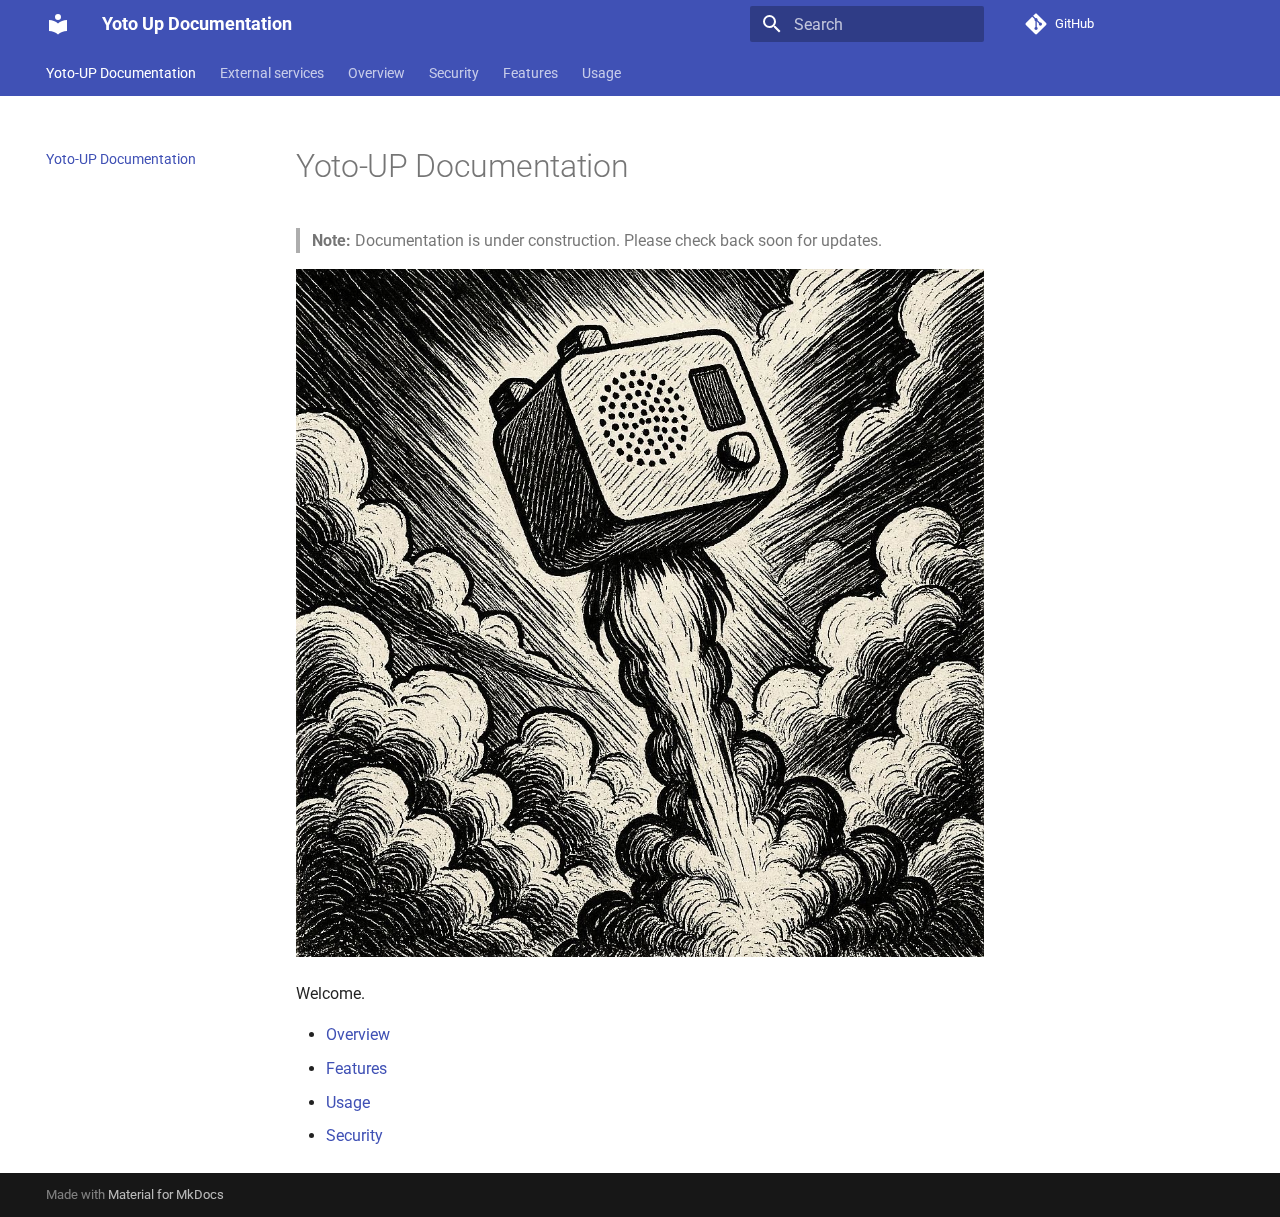
<file: index.html>
<!doctype html>
<html lang="en" class="no-js">
  <head>
    
      <meta charset="utf-8">
      <meta name="viewport" content="width=device-width,initial-scale=1">
      
      
      
        <link rel="canonical" href="https://xkjq.github.io/yoto-up/">
      
      
      
        <link rel="next" href="external%20services/">
      
      
      <link rel="icon" href="assets/images/favicon.png">
      <meta name="generator" content="mkdocs-1.6.1, mkdocs-material-9.6.19">
    
    
      
        <title>Yoto Up Documentation</title>
      
    
    
      <link rel="stylesheet" href="assets/stylesheets/main.7e37652d.min.css">
      
      


    
    
      
    
    
      
        
        
        <link rel="preconnect" href="https://fonts.gstatic.com" crossorigin>
        <link rel="stylesheet" href="https://fonts.googleapis.com/css?family=Roboto:300,300i,400,400i,700,700i%7CRoboto+Mono:400,400i,700,700i&display=fallback">
        <style>:root{--md-text-font:"Roboto";--md-code-font:"Roboto Mono"}</style>
      
    
    
    <script>__md_scope=new URL(".",location),__md_hash=e=>[...e].reduce(((e,_)=>(e<<5)-e+_.charCodeAt(0)),0),__md_get=(e,_=localStorage,t=__md_scope)=>JSON.parse(_.getItem(t.pathname+"."+e)),__md_set=(e,_,t=localStorage,a=__md_scope)=>{try{t.setItem(a.pathname+"."+e,JSON.stringify(_))}catch(e){}}</script>
    
      

    
    
    
  </head>
  
  
    <body dir="ltr">
  
    
    <input class="md-toggle" data-md-toggle="drawer" type="checkbox" id="__drawer" autocomplete="off">
    <input class="md-toggle" data-md-toggle="search" type="checkbox" id="__search" autocomplete="off">
    <label class="md-overlay" for="__drawer"></label>
    <div data-md-component="skip">
      
        
        <a href="#yoto-up-documentation" class="md-skip">
          Skip to content
        </a>
      
    </div>
    <div data-md-component="announce">
      
    </div>
    
    
      

<header class="md-header" data-md-component="header">
  <nav class="md-header__inner md-grid" aria-label="Header">
    <a href="." title="Yoto Up Documentation" class="md-header__button md-logo" aria-label="Yoto Up Documentation" data-md-component="logo">
      
  
  <svg xmlns="http://www.w3.org/2000/svg" viewBox="0 0 24 24"><path d="M12 8a3 3 0 0 0 3-3 3 3 0 0 0-3-3 3 3 0 0 0-3 3 3 3 0 0 0 3 3m0 3.54C9.64 9.35 6.5 8 3 8v11c3.5 0 6.64 1.35 9 3.54 2.36-2.19 5.5-3.54 9-3.54V8c-3.5 0-6.64 1.35-9 3.54"/></svg>

    </a>
    <label class="md-header__button md-icon" for="__drawer">
      
      <svg xmlns="http://www.w3.org/2000/svg" viewBox="0 0 24 24"><path d="M3 6h18v2H3zm0 5h18v2H3zm0 5h18v2H3z"/></svg>
    </label>
    <div class="md-header__title" data-md-component="header-title">
      <div class="md-header__ellipsis">
        <div class="md-header__topic">
          <span class="md-ellipsis">
            Yoto Up Documentation
          </span>
        </div>
        <div class="md-header__topic" data-md-component="header-topic">
          <span class="md-ellipsis">
            
              Yoto-UP Documentation
            
          </span>
        </div>
      </div>
    </div>
    
    
      <script>var palette=__md_get("__palette");if(palette&&palette.color){if("(prefers-color-scheme)"===palette.color.media){var media=matchMedia("(prefers-color-scheme: light)"),input=document.querySelector(media.matches?"[data-md-color-media='(prefers-color-scheme: light)']":"[data-md-color-media='(prefers-color-scheme: dark)']");palette.color.media=input.getAttribute("data-md-color-media"),palette.color.scheme=input.getAttribute("data-md-color-scheme"),palette.color.primary=input.getAttribute("data-md-color-primary"),palette.color.accent=input.getAttribute("data-md-color-accent")}for(var[key,value]of Object.entries(palette.color))document.body.setAttribute("data-md-color-"+key,value)}</script>
    
    
    
      
      
        <label class="md-header__button md-icon" for="__search">
          
          <svg xmlns="http://www.w3.org/2000/svg" viewBox="0 0 24 24"><path d="M9.5 3A6.5 6.5 0 0 1 16 9.5c0 1.61-.59 3.09-1.56 4.23l.27.27h.79l5 5-1.5 1.5-5-5v-.79l-.27-.27A6.52 6.52 0 0 1 9.5 16 6.5 6.5 0 0 1 3 9.5 6.5 6.5 0 0 1 9.5 3m0 2C7 5 5 7 5 9.5S7 14 9.5 14 14 12 14 9.5 12 5 9.5 5"/></svg>
        </label>
        <div class="md-search" data-md-component="search" role="dialog">
  <label class="md-search__overlay" for="__search"></label>
  <div class="md-search__inner" role="search">
    <form class="md-search__form" name="search">
      <input type="text" class="md-search__input" name="query" aria-label="Search" placeholder="Search" autocapitalize="off" autocorrect="off" autocomplete="off" spellcheck="false" data-md-component="search-query" required>
      <label class="md-search__icon md-icon" for="__search">
        
        <svg xmlns="http://www.w3.org/2000/svg" viewBox="0 0 24 24"><path d="M9.5 3A6.5 6.5 0 0 1 16 9.5c0 1.61-.59 3.09-1.56 4.23l.27.27h.79l5 5-1.5 1.5-5-5v-.79l-.27-.27A6.52 6.52 0 0 1 9.5 16 6.5 6.5 0 0 1 3 9.5 6.5 6.5 0 0 1 9.5 3m0 2C7 5 5 7 5 9.5S7 14 9.5 14 14 12 14 9.5 12 5 9.5 5"/></svg>
        
        <svg xmlns="http://www.w3.org/2000/svg" viewBox="0 0 24 24"><path d="M20 11v2H8l5.5 5.5-1.42 1.42L4.16 12l7.92-7.92L13.5 5.5 8 11z"/></svg>
      </label>
      <nav class="md-search__options" aria-label="Search">
        
        <button type="reset" class="md-search__icon md-icon" title="Clear" aria-label="Clear" tabindex="-1">
          
          <svg xmlns="http://www.w3.org/2000/svg" viewBox="0 0 24 24"><path d="M19 6.41 17.59 5 12 10.59 6.41 5 5 6.41 10.59 12 5 17.59 6.41 19 12 13.41 17.59 19 19 17.59 13.41 12z"/></svg>
        </button>
      </nav>
      
    </form>
    <div class="md-search__output">
      <div class="md-search__scrollwrap" tabindex="0" data-md-scrollfix>
        <div class="md-search-result" data-md-component="search-result">
          <div class="md-search-result__meta">
            Initializing search
          </div>
          <ol class="md-search-result__list" role="presentation"></ol>
        </div>
      </div>
    </div>
  </div>
</div>
      
    
    
      <div class="md-header__source">
        <a href="https://github.com/xkjq/yoto-up" title="Go to repository" class="md-source" data-md-component="source">
  <div class="md-source__icon md-icon">
    
    <svg xmlns="http://www.w3.org/2000/svg" viewBox="0 0 448 512"><!--! Font Awesome Free 7.0.0 by @fontawesome - https://fontawesome.com License - https://fontawesome.com/license/free (Icons: CC BY 4.0, Fonts: SIL OFL 1.1, Code: MIT License) Copyright 2025 Fonticons, Inc.--><path fill="currentColor" d="M439.6 236.1 244 40.5c-5.4-5.5-12.8-8.5-20.4-8.5s-15 3-20.4 8.4L162.5 81l51.5 51.5c27.1-9.1 52.7 16.8 43.4 43.7l49.7 49.7c34.2-11.8 61.2 31 35.5 56.7-26.5 26.5-70.2-2.9-56-37.3L240.3 199v121.9c25.3 12.5 22.3 41.8 9.1 55-6.4 6.4-15.2 10.1-24.3 10.1s-17.8-3.6-24.3-10.1c-17.6-17.6-11.1-46.9 11.2-56v-123c-20.8-8.5-24.6-30.7-18.6-45L142.6 101 8.5 235.1C3 240.6 0 247.9 0 255.5s3 15 8.5 20.4l195.6 195.7c5.4 5.4 12.7 8.4 20.4 8.4s15-3 20.4-8.4l194.7-194.7c5.4-5.4 8.4-12.8 8.4-20.4s-3-15-8.4-20.4"/></svg>
  </div>
  <div class="md-source__repository">
    GitHub
  </div>
</a>
      </div>
    
  </nav>
  
</header>
    
    <div class="md-container" data-md-component="container">
      
      
        
          
            
<nav class="md-tabs" aria-label="Tabs" data-md-component="tabs">
  <div class="md-grid">
    <ul class="md-tabs__list">
      
        
  
  
  
    
  
  
    <li class="md-tabs__item md-tabs__item--active">
      <a href="." class="md-tabs__link">
        
  
  
    
  
  Yoto-UP Documentation

      </a>
    </li>
  

      
        
  
  
  
  
    <li class="md-tabs__item">
      <a href="external%20services/" class="md-tabs__link">
        
  
  
    
  
  External services

      </a>
    </li>
  

      
        
  
  
  
  
    <li class="md-tabs__item">
      <a href="overview/" class="md-tabs__link">
        
  
  
    
  
  Overview

      </a>
    </li>
  

      
        
  
  
  
  
    <li class="md-tabs__item">
      <a href="security/" class="md-tabs__link">
        
  
  
    
  
  Security

      </a>
    </li>
  

      
        
  
  
  
  
    
    
      <li class="md-tabs__item">
        <a href="features/" class="md-tabs__link">
          
  
  
  Features

        </a>
      </li>
    
  

      
        
  
  
  
  
    
    
      <li class="md-tabs__item">
        <a href="usage/installation/" class="md-tabs__link">
          
  
  
  Usage

        </a>
      </li>
    
  

      
    </ul>
  </div>
</nav>
          
        
      
      <main class="md-main" data-md-component="main">
        <div class="md-main__inner md-grid">
          
            
              
              <div class="md-sidebar md-sidebar--primary" data-md-component="sidebar" data-md-type="navigation" >
                <div class="md-sidebar__scrollwrap">
                  <div class="md-sidebar__inner">
                    


  


<nav class="md-nav md-nav--primary md-nav--lifted" aria-label="Navigation" data-md-level="0">
  <label class="md-nav__title" for="__drawer">
    <a href="." title="Yoto Up Documentation" class="md-nav__button md-logo" aria-label="Yoto Up Documentation" data-md-component="logo">
      
  
  <svg xmlns="http://www.w3.org/2000/svg" viewBox="0 0 24 24"><path d="M12 8a3 3 0 0 0 3-3 3 3 0 0 0-3-3 3 3 0 0 0-3 3 3 3 0 0 0 3 3m0 3.54C9.64 9.35 6.5 8 3 8v11c3.5 0 6.64 1.35 9 3.54 2.36-2.19 5.5-3.54 9-3.54V8c-3.5 0-6.64 1.35-9 3.54"/></svg>

    </a>
    Yoto Up Documentation
  </label>
  
    <div class="md-nav__source">
      <a href="https://github.com/xkjq/yoto-up" title="Go to repository" class="md-source" data-md-component="source">
  <div class="md-source__icon md-icon">
    
    <svg xmlns="http://www.w3.org/2000/svg" viewBox="0 0 448 512"><!--! Font Awesome Free 7.0.0 by @fontawesome - https://fontawesome.com License - https://fontawesome.com/license/free (Icons: CC BY 4.0, Fonts: SIL OFL 1.1, Code: MIT License) Copyright 2025 Fonticons, Inc.--><path fill="currentColor" d="M439.6 236.1 244 40.5c-5.4-5.5-12.8-8.5-20.4-8.5s-15 3-20.4 8.4L162.5 81l51.5 51.5c27.1-9.1 52.7 16.8 43.4 43.7l49.7 49.7c34.2-11.8 61.2 31 35.5 56.7-26.5 26.5-70.2-2.9-56-37.3L240.3 199v121.9c25.3 12.5 22.3 41.8 9.1 55-6.4 6.4-15.2 10.1-24.3 10.1s-17.8-3.6-24.3-10.1c-17.6-17.6-11.1-46.9 11.2-56v-123c-20.8-8.5-24.6-30.7-18.6-45L142.6 101 8.5 235.1C3 240.6 0 247.9 0 255.5s3 15 8.5 20.4l195.6 195.7c5.4 5.4 12.7 8.4 20.4 8.4s15-3 20.4-8.4l194.7-194.7c5.4-5.4 8.4-12.8 8.4-20.4s-3-15-8.4-20.4"/></svg>
  </div>
  <div class="md-source__repository">
    GitHub
  </div>
</a>
    </div>
  
  <ul class="md-nav__list" data-md-scrollfix>
    
      
      
  
  
    
  
  
  
    <li class="md-nav__item md-nav__item--active">
      
      <input class="md-nav__toggle md-toggle" type="checkbox" id="__toc">
      
      
        
      
      
      <a href="." class="md-nav__link md-nav__link--active">
        
  
  
  <span class="md-ellipsis">
    Yoto-UP Documentation
    
  </span>
  

      </a>
      
    </li>
  

    
      
      
  
  
  
  
    <li class="md-nav__item">
      <a href="external%20services/" class="md-nav__link">
        
  
  
  <span class="md-ellipsis">
    External services
    
  </span>
  

      </a>
    </li>
  

    
      
      
  
  
  
  
    <li class="md-nav__item">
      <a href="overview/" class="md-nav__link">
        
  
  
  <span class="md-ellipsis">
    Overview
    
  </span>
  

      </a>
    </li>
  

    
      
      
  
  
  
  
    <li class="md-nav__item">
      <a href="security/" class="md-nav__link">
        
  
  
  <span class="md-ellipsis">
    Security
    
  </span>
  

      </a>
    </li>
  

    
      
      
  
  
  
  
    
    
    
    
      
      
    
    
    <li class="md-nav__item md-nav__item--nested">
      
        
        
        <input class="md-nav__toggle md-toggle " type="checkbox" id="__nav_5" >
        
          
          <label class="md-nav__link" for="__nav_5" id="__nav_5_label" tabindex="0">
            
  
  
  <span class="md-ellipsis">
    Features
    
  </span>
  

            <span class="md-nav__icon md-icon"></span>
          </label>
        
        <nav class="md-nav" data-md-level="1" aria-labelledby="__nav_5_label" aria-expanded="false">
          <label class="md-nav__title" for="__nav_5">
            <span class="md-nav__icon md-icon"></span>
            Features
          </label>
          <ul class="md-nav__list" data-md-scrollfix>
            
              
                
  
  
  
  
    <li class="md-nav__item">
      <a href="features/" class="md-nav__link">
        
  
  
  <span class="md-ellipsis">
    Features
    
  </span>
  

      </a>
    </li>
  

              
            
              
                
  
  
  
  
    <li class="md-nav__item">
      <a href="features/cover_management/" class="md-nav__link">
        
  
  
  <span class="md-ellipsis">
    Cover Management
    
  </span>
  

      </a>
    </li>
  

              
            
              
                
  
  
  
  
    <li class="md-nav__item">
      <a href="features/icon_management/" class="md-nav__link">
        
  
  
  <span class="md-ellipsis">
    Icon Management
    
  </span>
  

      </a>
    </li>
  

              
            
              
                
  
  
  
  
    <li class="md-nav__item">
      <a href="features/uploading/" class="md-nav__link">
        
  
  
  <span class="md-ellipsis">
    Uploading Audio Files
    
  </span>
  

      </a>
    </li>
  

              
            
          </ul>
        </nav>
      
    </li>
  

    
      
      
  
  
  
  
    
    
    
    
      
      
    
    
    <li class="md-nav__item md-nav__item--nested">
      
        
        
        <input class="md-nav__toggle md-toggle " type="checkbox" id="__nav_6" >
        
          
          <label class="md-nav__link" for="__nav_6" id="__nav_6_label" tabindex="0">
            
  
  
  <span class="md-ellipsis">
    Usage
    
  </span>
  

            <span class="md-nav__icon md-icon"></span>
          </label>
        
        <nav class="md-nav" data-md-level="1" aria-labelledby="__nav_6_label" aria-expanded="false">
          <label class="md-nav__title" for="__nav_6">
            <span class="md-nav__icon md-icon"></span>
            Usage
          </label>
          <ul class="md-nav__list" data-md-scrollfix>
            
              
                
  
  
  
  
    <li class="md-nav__item">
      <a href="usage/installation/" class="md-nav__link">
        
  
  
  <span class="md-ellipsis">
    Installation
    
  </span>
  

      </a>
    </li>
  

              
            
              
                
  
  
  
  
    <li class="md-nav__item">
      <a href="usage/usage/" class="md-nav__link">
        
  
  
  <span class="md-ellipsis">
    Usage
    
  </span>
  

      </a>
    </li>
  

              
            
          </ul>
        </nav>
      
    </li>
  

    
  </ul>
</nav>
                  </div>
                </div>
              </div>
            
            
              
              <div class="md-sidebar md-sidebar--secondary" data-md-component="sidebar" data-md-type="toc" >
                <div class="md-sidebar__scrollwrap">
                  <div class="md-sidebar__inner">
                    

<nav class="md-nav md-nav--secondary" aria-label="Table of contents">
  
  
  
    
  
  
</nav>
                  </div>
                </div>
              </div>
            
          
          
            <div class="md-content" data-md-component="content">
              <article class="md-content__inner md-typeset">
                
                  


  
  


<h1 id="yoto-up-documentation">Yoto-UP Documentation</h1>
<blockquote>
<p><strong>Note:</strong> Documentation is under construction. Please check back soon for updates.</p>
</blockquote>
<p><img alt="Yoto-UP Logo" src="assets/img/art.jpeg" /></p>
<p>Welcome. </p>
<ul>
<li><a href="overview/">Overview</a></li>
<li><a href="features.md">Features</a></li>
<li><a href="usage.md">Usage</a></li>
<li><a href="security/">Security</a></li>
</ul>












                
              </article>
            </div>
          
          
<script>var target=document.getElementById(location.hash.slice(1));target&&target.name&&(target.checked=target.name.startsWith("__tabbed_"))</script>
        </div>
        
      </main>
      
        <footer class="md-footer">
  
  <div class="md-footer-meta md-typeset">
    <div class="md-footer-meta__inner md-grid">
      <div class="md-copyright">
  
  
    Made with
    <a href="https://squidfunk.github.io/mkdocs-material/" target="_blank" rel="noopener">
      Material for MkDocs
    </a>
  
</div>
      
    </div>
  </div>
</footer>
      
    </div>
    <div class="md-dialog" data-md-component="dialog">
      <div class="md-dialog__inner md-typeset"></div>
    </div>
    
    
    
      
      <script id="__config" type="application/json">{"base": ".", "features": ["navigation.tabs"], "search": "assets/javascripts/workers/search.973d3a69.min.js", "tags": null, "translations": {"clipboard.copied": "Copied to clipboard", "clipboard.copy": "Copy to clipboard", "search.result.more.one": "1 more on this page", "search.result.more.other": "# more on this page", "search.result.none": "No matching documents", "search.result.one": "1 matching document", "search.result.other": "# matching documents", "search.result.placeholder": "Type to start searching", "search.result.term.missing": "Missing", "select.version": "Select version"}, "version": null}</script>
    
    
      <script src="assets/javascripts/bundle.92b07e13.min.js"></script>
      
    
  </body>
</html>
</file>
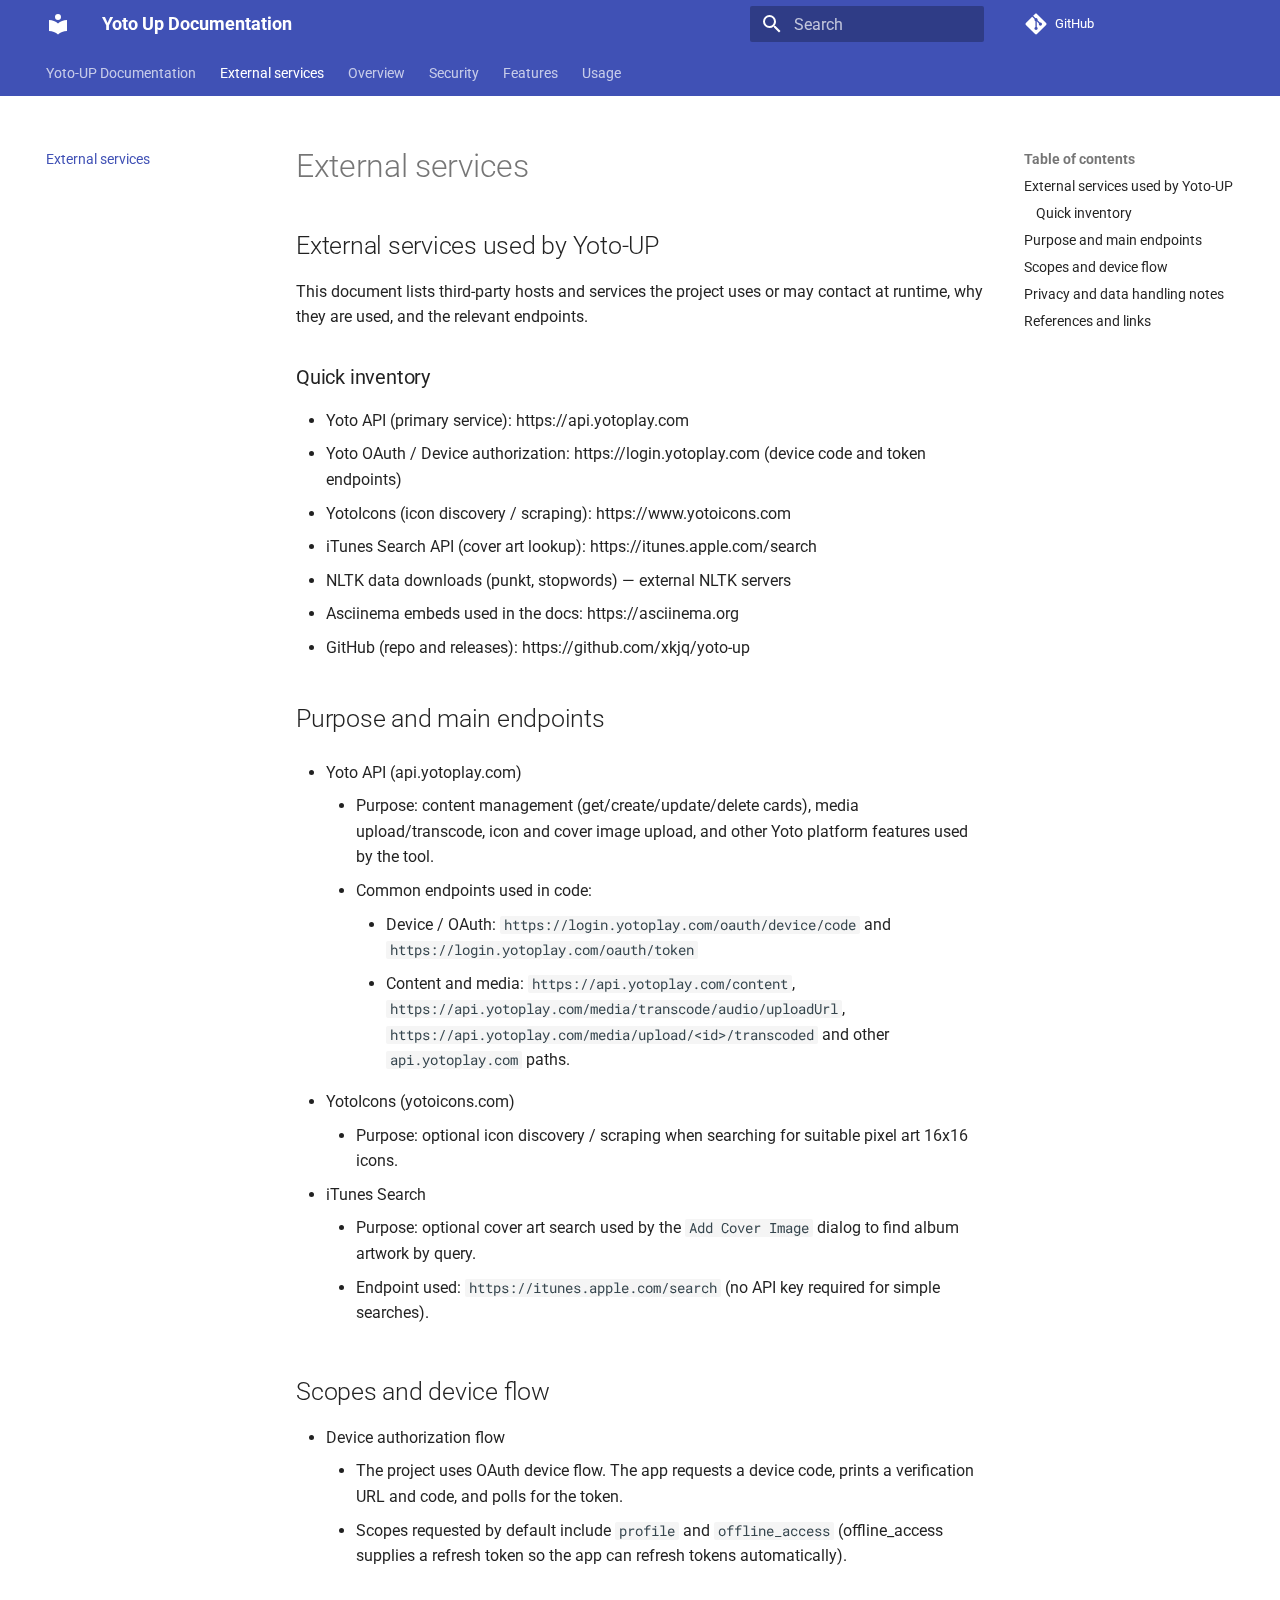
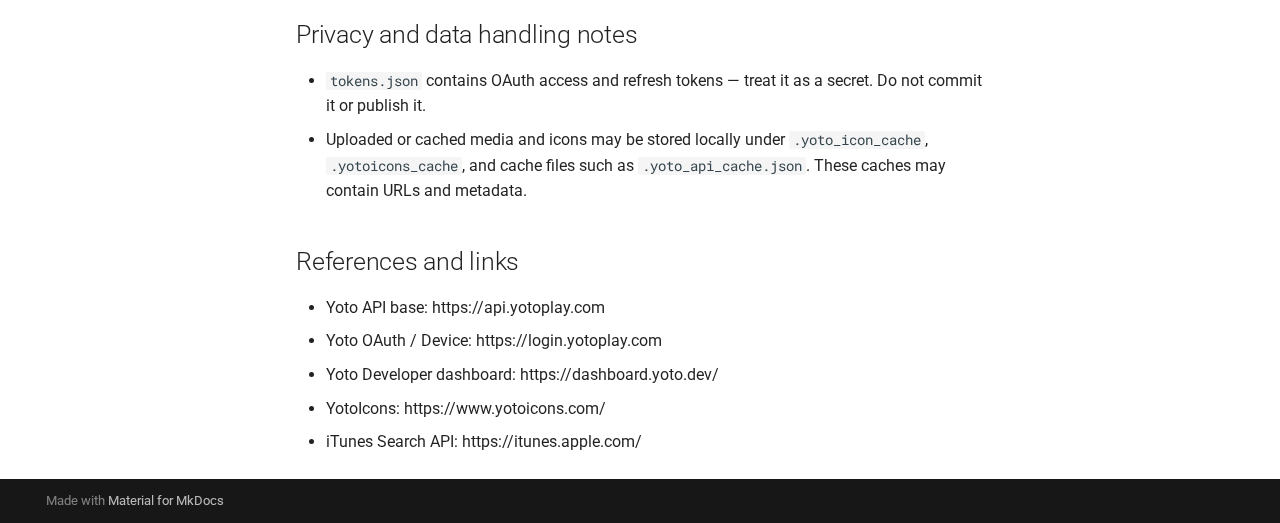
<file: external services/index.html>
<!doctype html>
<html lang="en" class="no-js">
  <head>
    
      <meta charset="utf-8">
      <meta name="viewport" content="width=device-width,initial-scale=1">
      
      
      
        <link rel="canonical" href="https://xkjq.github.io/yoto-up/external%20services/">
      
      
        <link rel="prev" href="..">
      
      
        <link rel="next" href="../overview/">
      
      
      <link rel="icon" href="../assets/images/favicon.png">
      <meta name="generator" content="mkdocs-1.6.1, mkdocs-material-9.6.19">
    
    
      
        <title>External services - Yoto Up Documentation</title>
      
    
    
      <link rel="stylesheet" href="../assets/stylesheets/main.7e37652d.min.css">
      
      


    
    
      
    
    
      
        
        
        <link rel="preconnect" href="https://fonts.gstatic.com" crossorigin>
        <link rel="stylesheet" href="https://fonts.googleapis.com/css?family=Roboto:300,300i,400,400i,700,700i%7CRoboto+Mono:400,400i,700,700i&display=fallback">
        <style>:root{--md-text-font:"Roboto";--md-code-font:"Roboto Mono"}</style>
      
    
    
    <script>__md_scope=new URL("..",location),__md_hash=e=>[...e].reduce(((e,_)=>(e<<5)-e+_.charCodeAt(0)),0),__md_get=(e,_=localStorage,t=__md_scope)=>JSON.parse(_.getItem(t.pathname+"."+e)),__md_set=(e,_,t=localStorage,a=__md_scope)=>{try{t.setItem(a.pathname+"."+e,JSON.stringify(_))}catch(e){}}</script>
    
      

    
    
    
  </head>
  
  
    <body dir="ltr">
  
    
    <input class="md-toggle" data-md-toggle="drawer" type="checkbox" id="__drawer" autocomplete="off">
    <input class="md-toggle" data-md-toggle="search" type="checkbox" id="__search" autocomplete="off">
    <label class="md-overlay" for="__drawer"></label>
    <div data-md-component="skip">
      
        
        <a href="#external-services-used-by-yoto-up" class="md-skip">
          Skip to content
        </a>
      
    </div>
    <div data-md-component="announce">
      
    </div>
    
    
      

<header class="md-header" data-md-component="header">
  <nav class="md-header__inner md-grid" aria-label="Header">
    <a href=".." title="Yoto Up Documentation" class="md-header__button md-logo" aria-label="Yoto Up Documentation" data-md-component="logo">
      
  
  <svg xmlns="http://www.w3.org/2000/svg" viewBox="0 0 24 24"><path d="M12 8a3 3 0 0 0 3-3 3 3 0 0 0-3-3 3 3 0 0 0-3 3 3 3 0 0 0 3 3m0 3.54C9.64 9.35 6.5 8 3 8v11c3.5 0 6.64 1.35 9 3.54 2.36-2.19 5.5-3.54 9-3.54V8c-3.5 0-6.64 1.35-9 3.54"/></svg>

    </a>
    <label class="md-header__button md-icon" for="__drawer">
      
      <svg xmlns="http://www.w3.org/2000/svg" viewBox="0 0 24 24"><path d="M3 6h18v2H3zm0 5h18v2H3zm0 5h18v2H3z"/></svg>
    </label>
    <div class="md-header__title" data-md-component="header-title">
      <div class="md-header__ellipsis">
        <div class="md-header__topic">
          <span class="md-ellipsis">
            Yoto Up Documentation
          </span>
        </div>
        <div class="md-header__topic" data-md-component="header-topic">
          <span class="md-ellipsis">
            
              External services
            
          </span>
        </div>
      </div>
    </div>
    
    
      <script>var palette=__md_get("__palette");if(palette&&palette.color){if("(prefers-color-scheme)"===palette.color.media){var media=matchMedia("(prefers-color-scheme: light)"),input=document.querySelector(media.matches?"[data-md-color-media='(prefers-color-scheme: light)']":"[data-md-color-media='(prefers-color-scheme: dark)']");palette.color.media=input.getAttribute("data-md-color-media"),palette.color.scheme=input.getAttribute("data-md-color-scheme"),palette.color.primary=input.getAttribute("data-md-color-primary"),palette.color.accent=input.getAttribute("data-md-color-accent")}for(var[key,value]of Object.entries(palette.color))document.body.setAttribute("data-md-color-"+key,value)}</script>
    
    
    
      
      
        <label class="md-header__button md-icon" for="__search">
          
          <svg xmlns="http://www.w3.org/2000/svg" viewBox="0 0 24 24"><path d="M9.5 3A6.5 6.5 0 0 1 16 9.5c0 1.61-.59 3.09-1.56 4.23l.27.27h.79l5 5-1.5 1.5-5-5v-.79l-.27-.27A6.52 6.52 0 0 1 9.5 16 6.5 6.5 0 0 1 3 9.5 6.5 6.5 0 0 1 9.5 3m0 2C7 5 5 7 5 9.5S7 14 9.5 14 14 12 14 9.5 12 5 9.5 5"/></svg>
        </label>
        <div class="md-search" data-md-component="search" role="dialog">
  <label class="md-search__overlay" for="__search"></label>
  <div class="md-search__inner" role="search">
    <form class="md-search__form" name="search">
      <input type="text" class="md-search__input" name="query" aria-label="Search" placeholder="Search" autocapitalize="off" autocorrect="off" autocomplete="off" spellcheck="false" data-md-component="search-query" required>
      <label class="md-search__icon md-icon" for="__search">
        
        <svg xmlns="http://www.w3.org/2000/svg" viewBox="0 0 24 24"><path d="M9.5 3A6.5 6.5 0 0 1 16 9.5c0 1.61-.59 3.09-1.56 4.23l.27.27h.79l5 5-1.5 1.5-5-5v-.79l-.27-.27A6.52 6.52 0 0 1 9.5 16 6.5 6.5 0 0 1 3 9.5 6.5 6.5 0 0 1 9.5 3m0 2C7 5 5 7 5 9.5S7 14 9.5 14 14 12 14 9.5 12 5 9.5 5"/></svg>
        
        <svg xmlns="http://www.w3.org/2000/svg" viewBox="0 0 24 24"><path d="M20 11v2H8l5.5 5.5-1.42 1.42L4.16 12l7.92-7.92L13.5 5.5 8 11z"/></svg>
      </label>
      <nav class="md-search__options" aria-label="Search">
        
        <button type="reset" class="md-search__icon md-icon" title="Clear" aria-label="Clear" tabindex="-1">
          
          <svg xmlns="http://www.w3.org/2000/svg" viewBox="0 0 24 24"><path d="M19 6.41 17.59 5 12 10.59 6.41 5 5 6.41 10.59 12 5 17.59 6.41 19 12 13.41 17.59 19 19 17.59 13.41 12z"/></svg>
        </button>
      </nav>
      
    </form>
    <div class="md-search__output">
      <div class="md-search__scrollwrap" tabindex="0" data-md-scrollfix>
        <div class="md-search-result" data-md-component="search-result">
          <div class="md-search-result__meta">
            Initializing search
          </div>
          <ol class="md-search-result__list" role="presentation"></ol>
        </div>
      </div>
    </div>
  </div>
</div>
      
    
    
      <div class="md-header__source">
        <a href="https://github.com/xkjq/yoto-up" title="Go to repository" class="md-source" data-md-component="source">
  <div class="md-source__icon md-icon">
    
    <svg xmlns="http://www.w3.org/2000/svg" viewBox="0 0 448 512"><!--! Font Awesome Free 7.0.0 by @fontawesome - https://fontawesome.com License - https://fontawesome.com/license/free (Icons: CC BY 4.0, Fonts: SIL OFL 1.1, Code: MIT License) Copyright 2025 Fonticons, Inc.--><path fill="currentColor" d="M439.6 236.1 244 40.5c-5.4-5.5-12.8-8.5-20.4-8.5s-15 3-20.4 8.4L162.5 81l51.5 51.5c27.1-9.1 52.7 16.8 43.4 43.7l49.7 49.7c34.2-11.8 61.2 31 35.5 56.7-26.5 26.5-70.2-2.9-56-37.3L240.3 199v121.9c25.3 12.5 22.3 41.8 9.1 55-6.4 6.4-15.2 10.1-24.3 10.1s-17.8-3.6-24.3-10.1c-17.6-17.6-11.1-46.9 11.2-56v-123c-20.8-8.5-24.6-30.7-18.6-45L142.6 101 8.5 235.1C3 240.6 0 247.9 0 255.5s3 15 8.5 20.4l195.6 195.7c5.4 5.4 12.7 8.4 20.4 8.4s15-3 20.4-8.4l194.7-194.7c5.4-5.4 8.4-12.8 8.4-20.4s-3-15-8.4-20.4"/></svg>
  </div>
  <div class="md-source__repository">
    GitHub
  </div>
</a>
      </div>
    
  </nav>
  
</header>
    
    <div class="md-container" data-md-component="container">
      
      
        
          
            
<nav class="md-tabs" aria-label="Tabs" data-md-component="tabs">
  <div class="md-grid">
    <ul class="md-tabs__list">
      
        
  
  
  
  
    <li class="md-tabs__item">
      <a href=".." class="md-tabs__link">
        
  
  
    
  
  Yoto-UP Documentation

      </a>
    </li>
  

      
        
  
  
  
    
  
  
    <li class="md-tabs__item md-tabs__item--active">
      <a href="./" class="md-tabs__link">
        
  
  
    
  
  External services

      </a>
    </li>
  

      
        
  
  
  
  
    <li class="md-tabs__item">
      <a href="../overview/" class="md-tabs__link">
        
  
  
    
  
  Overview

      </a>
    </li>
  

      
        
  
  
  
  
    <li class="md-tabs__item">
      <a href="../security/" class="md-tabs__link">
        
  
  
    
  
  Security

      </a>
    </li>
  

      
        
  
  
  
  
    
    
      <li class="md-tabs__item">
        <a href="../features/" class="md-tabs__link">
          
  
  
  Features

        </a>
      </li>
    
  

      
        
  
  
  
  
    
    
      <li class="md-tabs__item">
        <a href="../usage/installation/" class="md-tabs__link">
          
  
  
  Usage

        </a>
      </li>
    
  

      
    </ul>
  </div>
</nav>
          
        
      
      <main class="md-main" data-md-component="main">
        <div class="md-main__inner md-grid">
          
            
              
              <div class="md-sidebar md-sidebar--primary" data-md-component="sidebar" data-md-type="navigation" >
                <div class="md-sidebar__scrollwrap">
                  <div class="md-sidebar__inner">
                    


  


<nav class="md-nav md-nav--primary md-nav--lifted" aria-label="Navigation" data-md-level="0">
  <label class="md-nav__title" for="__drawer">
    <a href=".." title="Yoto Up Documentation" class="md-nav__button md-logo" aria-label="Yoto Up Documentation" data-md-component="logo">
      
  
  <svg xmlns="http://www.w3.org/2000/svg" viewBox="0 0 24 24"><path d="M12 8a3 3 0 0 0 3-3 3 3 0 0 0-3-3 3 3 0 0 0-3 3 3 3 0 0 0 3 3m0 3.54C9.64 9.35 6.5 8 3 8v11c3.5 0 6.64 1.35 9 3.54 2.36-2.19 5.5-3.54 9-3.54V8c-3.5 0-6.64 1.35-9 3.54"/></svg>

    </a>
    Yoto Up Documentation
  </label>
  
    <div class="md-nav__source">
      <a href="https://github.com/xkjq/yoto-up" title="Go to repository" class="md-source" data-md-component="source">
  <div class="md-source__icon md-icon">
    
    <svg xmlns="http://www.w3.org/2000/svg" viewBox="0 0 448 512"><!--! Font Awesome Free 7.0.0 by @fontawesome - https://fontawesome.com License - https://fontawesome.com/license/free (Icons: CC BY 4.0, Fonts: SIL OFL 1.1, Code: MIT License) Copyright 2025 Fonticons, Inc.--><path fill="currentColor" d="M439.6 236.1 244 40.5c-5.4-5.5-12.8-8.5-20.4-8.5s-15 3-20.4 8.4L162.5 81l51.5 51.5c27.1-9.1 52.7 16.8 43.4 43.7l49.7 49.7c34.2-11.8 61.2 31 35.5 56.7-26.5 26.5-70.2-2.9-56-37.3L240.3 199v121.9c25.3 12.5 22.3 41.8 9.1 55-6.4 6.4-15.2 10.1-24.3 10.1s-17.8-3.6-24.3-10.1c-17.6-17.6-11.1-46.9 11.2-56v-123c-20.8-8.5-24.6-30.7-18.6-45L142.6 101 8.5 235.1C3 240.6 0 247.9 0 255.5s3 15 8.5 20.4l195.6 195.7c5.4 5.4 12.7 8.4 20.4 8.4s15-3 20.4-8.4l194.7-194.7c5.4-5.4 8.4-12.8 8.4-20.4s-3-15-8.4-20.4"/></svg>
  </div>
  <div class="md-source__repository">
    GitHub
  </div>
</a>
    </div>
  
  <ul class="md-nav__list" data-md-scrollfix>
    
      
      
  
  
  
  
    <li class="md-nav__item">
      <a href=".." class="md-nav__link">
        
  
  
  <span class="md-ellipsis">
    Yoto-UP Documentation
    
  </span>
  

      </a>
    </li>
  

    
      
      
  
  
    
  
  
  
    <li class="md-nav__item md-nav__item--active">
      
      <input class="md-nav__toggle md-toggle" type="checkbox" id="__toc">
      
      
      
        <label class="md-nav__link md-nav__link--active" for="__toc">
          
  
  
  <span class="md-ellipsis">
    External services
    
  </span>
  

          <span class="md-nav__icon md-icon"></span>
        </label>
      
      <a href="./" class="md-nav__link md-nav__link--active">
        
  
  
  <span class="md-ellipsis">
    External services
    
  </span>
  

      </a>
      
        

<nav class="md-nav md-nav--secondary" aria-label="Table of contents">
  
  
  
  
    <label class="md-nav__title" for="__toc">
      <span class="md-nav__icon md-icon"></span>
      Table of contents
    </label>
    <ul class="md-nav__list" data-md-component="toc" data-md-scrollfix>
      
        <li class="md-nav__item">
  <a href="#external-services-used-by-yoto-up" class="md-nav__link">
    <span class="md-ellipsis">
      External services used by Yoto-UP
    </span>
  </a>
  
    <nav class="md-nav" aria-label="External services used by Yoto-UP">
      <ul class="md-nav__list">
        
          <li class="md-nav__item">
  <a href="#quick-inventory" class="md-nav__link">
    <span class="md-ellipsis">
      Quick inventory
    </span>
  </a>
  
</li>
        
      </ul>
    </nav>
  
</li>
      
        <li class="md-nav__item">
  <a href="#purpose-and-main-endpoints" class="md-nav__link">
    <span class="md-ellipsis">
      Purpose and main endpoints
    </span>
  </a>
  
</li>
      
        <li class="md-nav__item">
  <a href="#scopes-and-device-flow" class="md-nav__link">
    <span class="md-ellipsis">
      Scopes and device flow
    </span>
  </a>
  
</li>
      
        <li class="md-nav__item">
  <a href="#privacy-and-data-handling-notes" class="md-nav__link">
    <span class="md-ellipsis">
      Privacy and data handling notes
    </span>
  </a>
  
</li>
      
        <li class="md-nav__item">
  <a href="#references-and-links" class="md-nav__link">
    <span class="md-ellipsis">
      References and links
    </span>
  </a>
  
</li>
      
    </ul>
  
</nav>
      
    </li>
  

    
      
      
  
  
  
  
    <li class="md-nav__item">
      <a href="../overview/" class="md-nav__link">
        
  
  
  <span class="md-ellipsis">
    Overview
    
  </span>
  

      </a>
    </li>
  

    
      
      
  
  
  
  
    <li class="md-nav__item">
      <a href="../security/" class="md-nav__link">
        
  
  
  <span class="md-ellipsis">
    Security
    
  </span>
  

      </a>
    </li>
  

    
      
      
  
  
  
  
    
    
    
    
      
      
    
    
    <li class="md-nav__item md-nav__item--nested">
      
        
        
        <input class="md-nav__toggle md-toggle " type="checkbox" id="__nav_5" >
        
          
          <label class="md-nav__link" for="__nav_5" id="__nav_5_label" tabindex="0">
            
  
  
  <span class="md-ellipsis">
    Features
    
  </span>
  

            <span class="md-nav__icon md-icon"></span>
          </label>
        
        <nav class="md-nav" data-md-level="1" aria-labelledby="__nav_5_label" aria-expanded="false">
          <label class="md-nav__title" for="__nav_5">
            <span class="md-nav__icon md-icon"></span>
            Features
          </label>
          <ul class="md-nav__list" data-md-scrollfix>
            
              
                
  
  
  
  
    <li class="md-nav__item">
      <a href="../features/" class="md-nav__link">
        
  
  
  <span class="md-ellipsis">
    Features
    
  </span>
  

      </a>
    </li>
  

              
            
              
                
  
  
  
  
    <li class="md-nav__item">
      <a href="../features/cover_management/" class="md-nav__link">
        
  
  
  <span class="md-ellipsis">
    Cover Management
    
  </span>
  

      </a>
    </li>
  

              
            
              
                
  
  
  
  
    <li class="md-nav__item">
      <a href="../features/icon_management/" class="md-nav__link">
        
  
  
  <span class="md-ellipsis">
    Icon Management
    
  </span>
  

      </a>
    </li>
  

              
            
              
                
  
  
  
  
    <li class="md-nav__item">
      <a href="../features/uploading/" class="md-nav__link">
        
  
  
  <span class="md-ellipsis">
    Uploading Audio Files
    
  </span>
  

      </a>
    </li>
  

              
            
          </ul>
        </nav>
      
    </li>
  

    
      
      
  
  
  
  
    
    
    
    
      
      
    
    
    <li class="md-nav__item md-nav__item--nested">
      
        
        
        <input class="md-nav__toggle md-toggle " type="checkbox" id="__nav_6" >
        
          
          <label class="md-nav__link" for="__nav_6" id="__nav_6_label" tabindex="0">
            
  
  
  <span class="md-ellipsis">
    Usage
    
  </span>
  

            <span class="md-nav__icon md-icon"></span>
          </label>
        
        <nav class="md-nav" data-md-level="1" aria-labelledby="__nav_6_label" aria-expanded="false">
          <label class="md-nav__title" for="__nav_6">
            <span class="md-nav__icon md-icon"></span>
            Usage
          </label>
          <ul class="md-nav__list" data-md-scrollfix>
            
              
                
  
  
  
  
    <li class="md-nav__item">
      <a href="../usage/installation/" class="md-nav__link">
        
  
  
  <span class="md-ellipsis">
    Installation
    
  </span>
  

      </a>
    </li>
  

              
            
              
                
  
  
  
  
    <li class="md-nav__item">
      <a href="../usage/usage/" class="md-nav__link">
        
  
  
  <span class="md-ellipsis">
    Usage
    
  </span>
  

      </a>
    </li>
  

              
            
          </ul>
        </nav>
      
    </li>
  

    
  </ul>
</nav>
                  </div>
                </div>
              </div>
            
            
              
              <div class="md-sidebar md-sidebar--secondary" data-md-component="sidebar" data-md-type="toc" >
                <div class="md-sidebar__scrollwrap">
                  <div class="md-sidebar__inner">
                    

<nav class="md-nav md-nav--secondary" aria-label="Table of contents">
  
  
  
  
    <label class="md-nav__title" for="__toc">
      <span class="md-nav__icon md-icon"></span>
      Table of contents
    </label>
    <ul class="md-nav__list" data-md-component="toc" data-md-scrollfix>
      
        <li class="md-nav__item">
  <a href="#external-services-used-by-yoto-up" class="md-nav__link">
    <span class="md-ellipsis">
      External services used by Yoto-UP
    </span>
  </a>
  
    <nav class="md-nav" aria-label="External services used by Yoto-UP">
      <ul class="md-nav__list">
        
          <li class="md-nav__item">
  <a href="#quick-inventory" class="md-nav__link">
    <span class="md-ellipsis">
      Quick inventory
    </span>
  </a>
  
</li>
        
      </ul>
    </nav>
  
</li>
      
        <li class="md-nav__item">
  <a href="#purpose-and-main-endpoints" class="md-nav__link">
    <span class="md-ellipsis">
      Purpose and main endpoints
    </span>
  </a>
  
</li>
      
        <li class="md-nav__item">
  <a href="#scopes-and-device-flow" class="md-nav__link">
    <span class="md-ellipsis">
      Scopes and device flow
    </span>
  </a>
  
</li>
      
        <li class="md-nav__item">
  <a href="#privacy-and-data-handling-notes" class="md-nav__link">
    <span class="md-ellipsis">
      Privacy and data handling notes
    </span>
  </a>
  
</li>
      
        <li class="md-nav__item">
  <a href="#references-and-links" class="md-nav__link">
    <span class="md-ellipsis">
      References and links
    </span>
  </a>
  
</li>
      
    </ul>
  
</nav>
                  </div>
                </div>
              </div>
            
          
          
            <div class="md-content" data-md-component="content">
              <article class="md-content__inner md-typeset">
                
                  


  
  


  <h1>External services</h1>

<h2 id="external-services-used-by-yoto-up">External services used by Yoto-UP</h2>
<p>This document lists third-party hosts and services the project uses or may contact at runtime, why they are used, and the relevant endpoints.</p>
<h3 id="quick-inventory">Quick inventory</h3>
<ul>
<li>Yoto API (primary service): https://api.yotoplay.com</li>
<li>Yoto OAuth / Device authorization: https://login.yotoplay.com (device code and token endpoints)</li>
<li>YotoIcons (icon discovery / scraping): https://www.yotoicons.com</li>
<li>iTunes Search API (cover art lookup): https://itunes.apple.com/search</li>
<li>NLTK data downloads (punkt, stopwords) — external NLTK servers</li>
<li>Asciinema embeds used in the docs: https://asciinema.org</li>
<li>GitHub (repo and releases): https://github.com/xkjq/yoto-up</li>
</ul>
<h2 id="purpose-and-main-endpoints">Purpose and main endpoints</h2>
<ul>
<li>
<p>Yoto API (api.yotoplay.com)</p>
<ul>
<li>Purpose: content management (get/create/update/delete cards), media upload/transcode, icon and cover image upload, and other Yoto platform features used by the tool.</li>
<li>Common endpoints used in code: <ul>
<li>Device / OAuth: <code>https://login.yotoplay.com/oauth/device/code</code> and <code>https://login.yotoplay.com/oauth/token</code></li>
<li>Content and media: <code>https://api.yotoplay.com/content</code>, <code>https://api.yotoplay.com/media/transcode/audio/uploadUrl</code>, <code>https://api.yotoplay.com/media/upload/&lt;id&gt;/transcoded</code> and other <code>api.yotoplay.com</code> paths.</li>
</ul>
</li>
</ul>
</li>
<li>
<p>YotoIcons (yotoicons.com)</p>
<ul>
<li>Purpose: optional icon discovery / scraping when searching for suitable pixel art 16x16 icons.</li>
</ul>
</li>
<li>
<p>iTunes Search</p>
<ul>
<li>Purpose: optional cover art search used by the <code>Add Cover Image</code> dialog to find album artwork by query.</li>
<li>Endpoint used: <code>https://itunes.apple.com/search</code> (no API key required for simple searches).</li>
</ul>
</li>
</ul>
<h2 id="scopes-and-device-flow">Scopes and device flow</h2>
<ul>
<li>Device authorization flow<ul>
<li>The project uses OAuth device flow. The app requests a device code, prints a verification URL and code, and polls for the token.</li>
<li>Scopes requested by default include <code>profile</code> and <code>offline_access</code> (offline_access supplies a refresh token so the app can refresh tokens automatically).</li>
</ul>
</li>
</ul>
<h2 id="privacy-and-data-handling-notes">Privacy and data handling notes</h2>
<ul>
<li><code>tokens.json</code> contains OAuth access and refresh tokens — treat it as a secret. Do not commit it or publish it.</li>
<li>Uploaded or cached media and icons may be stored locally under <code>.yoto_icon_cache</code>, <code>.yotoicons_cache</code>, and cache files such as <code>.yoto_api_cache.json</code>. These caches may contain URLs and metadata.</li>
</ul>
<h2 id="references-and-links">References and links</h2>
<ul>
<li>Yoto API base: https://api.yotoplay.com</li>
<li>Yoto OAuth / Device: https://login.yotoplay.com</li>
<li>Yoto Developer dashboard: https://dashboard.yoto.dev/</li>
<li>YotoIcons: https://www.yotoicons.com/</li>
<li>iTunes Search API: https://itunes.apple.com/</li>
</ul>












                
              </article>
            </div>
          
          
<script>var target=document.getElementById(location.hash.slice(1));target&&target.name&&(target.checked=target.name.startsWith("__tabbed_"))</script>
        </div>
        
      </main>
      
        <footer class="md-footer">
  
  <div class="md-footer-meta md-typeset">
    <div class="md-footer-meta__inner md-grid">
      <div class="md-copyright">
  
  
    Made with
    <a href="https://squidfunk.github.io/mkdocs-material/" target="_blank" rel="noopener">
      Material for MkDocs
    </a>
  
</div>
      
    </div>
  </div>
</footer>
      
    </div>
    <div class="md-dialog" data-md-component="dialog">
      <div class="md-dialog__inner md-typeset"></div>
    </div>
    
    
    
      
      <script id="__config" type="application/json">{"base": "..", "features": ["navigation.tabs"], "search": "../assets/javascripts/workers/search.973d3a69.min.js", "tags": null, "translations": {"clipboard.copied": "Copied to clipboard", "clipboard.copy": "Copy to clipboard", "search.result.more.one": "1 more on this page", "search.result.more.other": "# more on this page", "search.result.none": "No matching documents", "search.result.one": "1 matching document", "search.result.other": "# matching documents", "search.result.placeholder": "Type to start searching", "search.result.term.missing": "Missing", "select.version": "Select version"}, "version": null}</script>
    
    
      <script src="../assets/javascripts/bundle.92b07e13.min.js"></script>
      
    
  </body>
</html>
</file>
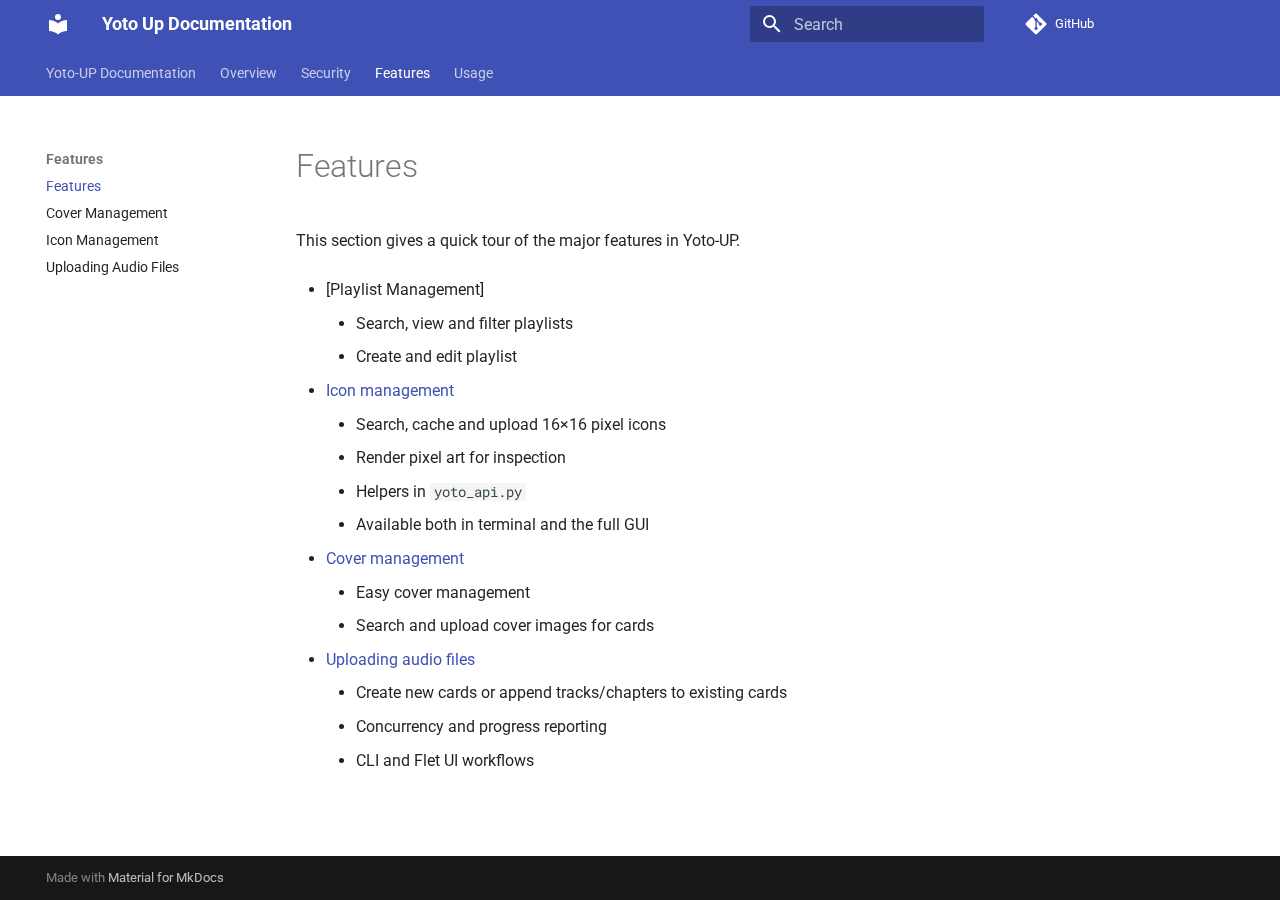
<file: features/index.html>
<!doctype html>
<html lang="en" class="no-js">
  <head>
    
      <meta charset="utf-8">
      <meta name="viewport" content="width=device-width,initial-scale=1">
      
      
      
        <link rel="canonical" href="https://xkjq.github.io/yoto-up/features/">
      
      
        <link rel="prev" href="../security/">
      
      
        <link rel="next" href="cover_management/">
      
      
      <link rel="icon" href="../assets/images/favicon.png">
      <meta name="generator" content="mkdocs-1.6.1, mkdocs-material-9.6.19">
    
    
      
        <title>Features - Yoto Up Documentation</title>
      
    
    
      <link rel="stylesheet" href="../assets/stylesheets/main.7e37652d.min.css">
      
      


    
    
      
    
    
      
        
        
        <link rel="preconnect" href="https://fonts.gstatic.com" crossorigin>
        <link rel="stylesheet" href="https://fonts.googleapis.com/css?family=Roboto:300,300i,400,400i,700,700i%7CRoboto+Mono:400,400i,700,700i&display=fallback">
        <style>:root{--md-text-font:"Roboto";--md-code-font:"Roboto Mono"}</style>
      
    
    
    <script>__md_scope=new URL("..",location),__md_hash=e=>[...e].reduce(((e,_)=>(e<<5)-e+_.charCodeAt(0)),0),__md_get=(e,_=localStorage,t=__md_scope)=>JSON.parse(_.getItem(t.pathname+"."+e)),__md_set=(e,_,t=localStorage,a=__md_scope)=>{try{t.setItem(a.pathname+"."+e,JSON.stringify(_))}catch(e){}}</script>
    
      

    
    
    
  </head>
  
  
    <body dir="ltr">
  
    
    <input class="md-toggle" data-md-toggle="drawer" type="checkbox" id="__drawer" autocomplete="off">
    <input class="md-toggle" data-md-toggle="search" type="checkbox" id="__search" autocomplete="off">
    <label class="md-overlay" for="__drawer"></label>
    <div data-md-component="skip">
      
        
        <a href="#features" class="md-skip">
          Skip to content
        </a>
      
    </div>
    <div data-md-component="announce">
      
    </div>
    
    
      

<header class="md-header" data-md-component="header">
  <nav class="md-header__inner md-grid" aria-label="Header">
    <a href=".." title="Yoto Up Documentation" class="md-header__button md-logo" aria-label="Yoto Up Documentation" data-md-component="logo">
      
  
  <svg xmlns="http://www.w3.org/2000/svg" viewBox="0 0 24 24"><path d="M12 8a3 3 0 0 0 3-3 3 3 0 0 0-3-3 3 3 0 0 0-3 3 3 3 0 0 0 3 3m0 3.54C9.64 9.35 6.5 8 3 8v11c3.5 0 6.64 1.35 9 3.54 2.36-2.19 5.5-3.54 9-3.54V8c-3.5 0-6.64 1.35-9 3.54"/></svg>

    </a>
    <label class="md-header__button md-icon" for="__drawer">
      
      <svg xmlns="http://www.w3.org/2000/svg" viewBox="0 0 24 24"><path d="M3 6h18v2H3zm0 5h18v2H3zm0 5h18v2H3z"/></svg>
    </label>
    <div class="md-header__title" data-md-component="header-title">
      <div class="md-header__ellipsis">
        <div class="md-header__topic">
          <span class="md-ellipsis">
            Yoto Up Documentation
          </span>
        </div>
        <div class="md-header__topic" data-md-component="header-topic">
          <span class="md-ellipsis">
            
              Features
            
          </span>
        </div>
      </div>
    </div>
    
    
      <script>var palette=__md_get("__palette");if(palette&&palette.color){if("(prefers-color-scheme)"===palette.color.media){var media=matchMedia("(prefers-color-scheme: light)"),input=document.querySelector(media.matches?"[data-md-color-media='(prefers-color-scheme: light)']":"[data-md-color-media='(prefers-color-scheme: dark)']");palette.color.media=input.getAttribute("data-md-color-media"),palette.color.scheme=input.getAttribute("data-md-color-scheme"),palette.color.primary=input.getAttribute("data-md-color-primary"),palette.color.accent=input.getAttribute("data-md-color-accent")}for(var[key,value]of Object.entries(palette.color))document.body.setAttribute("data-md-color-"+key,value)}</script>
    
    
    
      
      
        <label class="md-header__button md-icon" for="__search">
          
          <svg xmlns="http://www.w3.org/2000/svg" viewBox="0 0 24 24"><path d="M9.5 3A6.5 6.5 0 0 1 16 9.5c0 1.61-.59 3.09-1.56 4.23l.27.27h.79l5 5-1.5 1.5-5-5v-.79l-.27-.27A6.52 6.52 0 0 1 9.5 16 6.5 6.5 0 0 1 3 9.5 6.5 6.5 0 0 1 9.5 3m0 2C7 5 5 7 5 9.5S7 14 9.5 14 14 12 14 9.5 12 5 9.5 5"/></svg>
        </label>
        <div class="md-search" data-md-component="search" role="dialog">
  <label class="md-search__overlay" for="__search"></label>
  <div class="md-search__inner" role="search">
    <form class="md-search__form" name="search">
      <input type="text" class="md-search__input" name="query" aria-label="Search" placeholder="Search" autocapitalize="off" autocorrect="off" autocomplete="off" spellcheck="false" data-md-component="search-query" required>
      <label class="md-search__icon md-icon" for="__search">
        
        <svg xmlns="http://www.w3.org/2000/svg" viewBox="0 0 24 24"><path d="M9.5 3A6.5 6.5 0 0 1 16 9.5c0 1.61-.59 3.09-1.56 4.23l.27.27h.79l5 5-1.5 1.5-5-5v-.79l-.27-.27A6.52 6.52 0 0 1 9.5 16 6.5 6.5 0 0 1 3 9.5 6.5 6.5 0 0 1 9.5 3m0 2C7 5 5 7 5 9.5S7 14 9.5 14 14 12 14 9.5 12 5 9.5 5"/></svg>
        
        <svg xmlns="http://www.w3.org/2000/svg" viewBox="0 0 24 24"><path d="M20 11v2H8l5.5 5.5-1.42 1.42L4.16 12l7.92-7.92L13.5 5.5 8 11z"/></svg>
      </label>
      <nav class="md-search__options" aria-label="Search">
        
        <button type="reset" class="md-search__icon md-icon" title="Clear" aria-label="Clear" tabindex="-1">
          
          <svg xmlns="http://www.w3.org/2000/svg" viewBox="0 0 24 24"><path d="M19 6.41 17.59 5 12 10.59 6.41 5 5 6.41 10.59 12 5 17.59 6.41 19 12 13.41 17.59 19 19 17.59 13.41 12z"/></svg>
        </button>
      </nav>
      
    </form>
    <div class="md-search__output">
      <div class="md-search__scrollwrap" tabindex="0" data-md-scrollfix>
        <div class="md-search-result" data-md-component="search-result">
          <div class="md-search-result__meta">
            Initializing search
          </div>
          <ol class="md-search-result__list" role="presentation"></ol>
        </div>
      </div>
    </div>
  </div>
</div>
      
    
    
      <div class="md-header__source">
        <a href="https://github.com/xkjq/yoto-up" title="Go to repository" class="md-source" data-md-component="source">
  <div class="md-source__icon md-icon">
    
    <svg xmlns="http://www.w3.org/2000/svg" viewBox="0 0 448 512"><!--! Font Awesome Free 7.0.0 by @fontawesome - https://fontawesome.com License - https://fontawesome.com/license/free (Icons: CC BY 4.0, Fonts: SIL OFL 1.1, Code: MIT License) Copyright 2025 Fonticons, Inc.--><path fill="currentColor" d="M439.6 236.1 244 40.5c-5.4-5.5-12.8-8.5-20.4-8.5s-15 3-20.4 8.4L162.5 81l51.5 51.5c27.1-9.1 52.7 16.8 43.4 43.7l49.7 49.7c34.2-11.8 61.2 31 35.5 56.7-26.5 26.5-70.2-2.9-56-37.3L240.3 199v121.9c25.3 12.5 22.3 41.8 9.1 55-6.4 6.4-15.2 10.1-24.3 10.1s-17.8-3.6-24.3-10.1c-17.6-17.6-11.1-46.9 11.2-56v-123c-20.8-8.5-24.6-30.7-18.6-45L142.6 101 8.5 235.1C3 240.6 0 247.9 0 255.5s3 15 8.5 20.4l195.6 195.7c5.4 5.4 12.7 8.4 20.4 8.4s15-3 20.4-8.4l194.7-194.7c5.4-5.4 8.4-12.8 8.4-20.4s-3-15-8.4-20.4"/></svg>
  </div>
  <div class="md-source__repository">
    GitHub
  </div>
</a>
      </div>
    
  </nav>
  
</header>
    
    <div class="md-container" data-md-component="container">
      
      
        
          
            
<nav class="md-tabs" aria-label="Tabs" data-md-component="tabs">
  <div class="md-grid">
    <ul class="md-tabs__list">
      
        
  
  
  
  
    <li class="md-tabs__item">
      <a href=".." class="md-tabs__link">
        
  
  
    
  
  Yoto-UP Documentation

      </a>
    </li>
  

      
        
  
  
  
  
    <li class="md-tabs__item">
      <a href="../overview/" class="md-tabs__link">
        
  
  
    
  
  Overview

      </a>
    </li>
  

      
        
  
  
  
  
    <li class="md-tabs__item">
      <a href="../security/" class="md-tabs__link">
        
  
  
    
  
  Security

      </a>
    </li>
  

      
        
  
  
  
    
  
  
    
    
      <li class="md-tabs__item md-tabs__item--active">
        <a href="./" class="md-tabs__link">
          
  
  
  Features

        </a>
      </li>
    
  

      
        
  
  
  
  
    
    
      <li class="md-tabs__item">
        <a href="../usage/installation/" class="md-tabs__link">
          
  
  
  Usage

        </a>
      </li>
    
  

      
    </ul>
  </div>
</nav>
          
        
      
      <main class="md-main" data-md-component="main">
        <div class="md-main__inner md-grid">
          
            
              
              <div class="md-sidebar md-sidebar--primary" data-md-component="sidebar" data-md-type="navigation" >
                <div class="md-sidebar__scrollwrap">
                  <div class="md-sidebar__inner">
                    


  


<nav class="md-nav md-nav--primary md-nav--lifted" aria-label="Navigation" data-md-level="0">
  <label class="md-nav__title" for="__drawer">
    <a href=".." title="Yoto Up Documentation" class="md-nav__button md-logo" aria-label="Yoto Up Documentation" data-md-component="logo">
      
  
  <svg xmlns="http://www.w3.org/2000/svg" viewBox="0 0 24 24"><path d="M12 8a3 3 0 0 0 3-3 3 3 0 0 0-3-3 3 3 0 0 0-3 3 3 3 0 0 0 3 3m0 3.54C9.64 9.35 6.5 8 3 8v11c3.5 0 6.64 1.35 9 3.54 2.36-2.19 5.5-3.54 9-3.54V8c-3.5 0-6.64 1.35-9 3.54"/></svg>

    </a>
    Yoto Up Documentation
  </label>
  
    <div class="md-nav__source">
      <a href="https://github.com/xkjq/yoto-up" title="Go to repository" class="md-source" data-md-component="source">
  <div class="md-source__icon md-icon">
    
    <svg xmlns="http://www.w3.org/2000/svg" viewBox="0 0 448 512"><!--! Font Awesome Free 7.0.0 by @fontawesome - https://fontawesome.com License - https://fontawesome.com/license/free (Icons: CC BY 4.0, Fonts: SIL OFL 1.1, Code: MIT License) Copyright 2025 Fonticons, Inc.--><path fill="currentColor" d="M439.6 236.1 244 40.5c-5.4-5.5-12.8-8.5-20.4-8.5s-15 3-20.4 8.4L162.5 81l51.5 51.5c27.1-9.1 52.7 16.8 43.4 43.7l49.7 49.7c34.2-11.8 61.2 31 35.5 56.7-26.5 26.5-70.2-2.9-56-37.3L240.3 199v121.9c25.3 12.5 22.3 41.8 9.1 55-6.4 6.4-15.2 10.1-24.3 10.1s-17.8-3.6-24.3-10.1c-17.6-17.6-11.1-46.9 11.2-56v-123c-20.8-8.5-24.6-30.7-18.6-45L142.6 101 8.5 235.1C3 240.6 0 247.9 0 255.5s3 15 8.5 20.4l195.6 195.7c5.4 5.4 12.7 8.4 20.4 8.4s15-3 20.4-8.4l194.7-194.7c5.4-5.4 8.4-12.8 8.4-20.4s-3-15-8.4-20.4"/></svg>
  </div>
  <div class="md-source__repository">
    GitHub
  </div>
</a>
    </div>
  
  <ul class="md-nav__list" data-md-scrollfix>
    
      
      
  
  
  
  
    <li class="md-nav__item">
      <a href=".." class="md-nav__link">
        
  
  
  <span class="md-ellipsis">
    Yoto-UP Documentation
    
  </span>
  

      </a>
    </li>
  

    
      
      
  
  
  
  
    <li class="md-nav__item">
      <a href="../overview/" class="md-nav__link">
        
  
  
  <span class="md-ellipsis">
    Overview
    
  </span>
  

      </a>
    </li>
  

    
      
      
  
  
  
  
    <li class="md-nav__item">
      <a href="../security/" class="md-nav__link">
        
  
  
  <span class="md-ellipsis">
    Security
    
  </span>
  

      </a>
    </li>
  

    
      
      
  
  
    
  
  
  
    
    
    
    
      
        
        
      
      
    
    
    <li class="md-nav__item md-nav__item--active md-nav__item--section md-nav__item--nested">
      
        
        
        <input class="md-nav__toggle md-toggle " type="checkbox" id="__nav_4" checked>
        
          
          <label class="md-nav__link" for="__nav_4" id="__nav_4_label" tabindex="">
            
  
  
  <span class="md-ellipsis">
    Features
    
  </span>
  

            <span class="md-nav__icon md-icon"></span>
          </label>
        
        <nav class="md-nav" data-md-level="1" aria-labelledby="__nav_4_label" aria-expanded="true">
          <label class="md-nav__title" for="__nav_4">
            <span class="md-nav__icon md-icon"></span>
            Features
          </label>
          <ul class="md-nav__list" data-md-scrollfix>
            
              
                
  
  
    
  
  
  
    <li class="md-nav__item md-nav__item--active">
      
      <input class="md-nav__toggle md-toggle" type="checkbox" id="__toc">
      
      
        
      
      
      <a href="./" class="md-nav__link md-nav__link--active">
        
  
  
  <span class="md-ellipsis">
    Features
    
  </span>
  

      </a>
      
    </li>
  

              
            
              
                
  
  
  
  
    <li class="md-nav__item">
      <a href="cover_management/" class="md-nav__link">
        
  
  
  <span class="md-ellipsis">
    Cover Management
    
  </span>
  

      </a>
    </li>
  

              
            
              
                
  
  
  
  
    <li class="md-nav__item">
      <a href="icon_management/" class="md-nav__link">
        
  
  
  <span class="md-ellipsis">
    Icon Management
    
  </span>
  

      </a>
    </li>
  

              
            
              
                
  
  
  
  
    <li class="md-nav__item">
      <a href="uploading/" class="md-nav__link">
        
  
  
  <span class="md-ellipsis">
    Uploading Audio Files
    
  </span>
  

      </a>
    </li>
  

              
            
          </ul>
        </nav>
      
    </li>
  

    
      
      
  
  
  
  
    
    
    
    
      
      
    
    
    <li class="md-nav__item md-nav__item--nested">
      
        
        
        <input class="md-nav__toggle md-toggle " type="checkbox" id="__nav_5" >
        
          
          <label class="md-nav__link" for="__nav_5" id="__nav_5_label" tabindex="0">
            
  
  
  <span class="md-ellipsis">
    Usage
    
  </span>
  

            <span class="md-nav__icon md-icon"></span>
          </label>
        
        <nav class="md-nav" data-md-level="1" aria-labelledby="__nav_5_label" aria-expanded="false">
          <label class="md-nav__title" for="__nav_5">
            <span class="md-nav__icon md-icon"></span>
            Usage
          </label>
          <ul class="md-nav__list" data-md-scrollfix>
            
              
                
  
  
  
  
    <li class="md-nav__item">
      <a href="../usage/installation/" class="md-nav__link">
        
  
  
  <span class="md-ellipsis">
    Installation
    
  </span>
  

      </a>
    </li>
  

              
            
              
                
  
  
  
  
    <li class="md-nav__item">
      <a href="../usage/usage/" class="md-nav__link">
        
  
  
  <span class="md-ellipsis">
    Usage
    
  </span>
  

      </a>
    </li>
  

              
            
          </ul>
        </nav>
      
    </li>
  

    
  </ul>
</nav>
                  </div>
                </div>
              </div>
            
            
              
              <div class="md-sidebar md-sidebar--secondary" data-md-component="sidebar" data-md-type="toc" >
                <div class="md-sidebar__scrollwrap">
                  <div class="md-sidebar__inner">
                    

<nav class="md-nav md-nav--secondary" aria-label="Table of contents">
  
  
  
    
  
  
</nav>
                  </div>
                </div>
              </div>
            
          
          
            <div class="md-content" data-md-component="content">
              <article class="md-content__inner md-typeset">
                
                  


  
  


<h1 id="features">Features</h1>
<p>This section gives a quick tour of the major features in Yoto-UP. </p>
<ul>
<li>
<p>[Playlist Management]</p>
<ul>
<li>Search, view and filter playlists</li>
<li>Create and edit playlist</li>
</ul>
</li>
<li>
<p><a href="icon_management/">Icon management</a></p>
<ul>
<li>Search, cache and upload 16×16 pixel icons</li>
<li>Render pixel art for inspection</li>
<li>Helpers in <code>yoto_api.py</code></li>
<li>Available both in terminal and the full GUI</li>
</ul>
</li>
<li>
<p><a href="cover_management/">Cover management</a></p>
<ul>
<li>Easy cover management</li>
<li>Search and upload cover images for cards</li>
</ul>
</li>
<li>
<p><a href="uploading/">Uploading audio files</a></p>
<ul>
<li>Create new cards or append tracks/chapters to existing cards</li>
<li>Concurrency and progress reporting</li>
<li>CLI and Flet UI workflows</li>
</ul>
</li>
</ul>












                
              </article>
            </div>
          
          
<script>var target=document.getElementById(location.hash.slice(1));target&&target.name&&(target.checked=target.name.startsWith("__tabbed_"))</script>
        </div>
        
      </main>
      
        <footer class="md-footer">
  
  <div class="md-footer-meta md-typeset">
    <div class="md-footer-meta__inner md-grid">
      <div class="md-copyright">
  
  
    Made with
    <a href="https://squidfunk.github.io/mkdocs-material/" target="_blank" rel="noopener">
      Material for MkDocs
    </a>
  
</div>
      
    </div>
  </div>
</footer>
      
    </div>
    <div class="md-dialog" data-md-component="dialog">
      <div class="md-dialog__inner md-typeset"></div>
    </div>
    
    
    
      
      <script id="__config" type="application/json">{"base": "..", "features": ["navigation.tabs"], "search": "../assets/javascripts/workers/search.973d3a69.min.js", "tags": null, "translations": {"clipboard.copied": "Copied to clipboard", "clipboard.copy": "Copy to clipboard", "search.result.more.one": "1 more on this page", "search.result.more.other": "# more on this page", "search.result.none": "No matching documents", "search.result.one": "1 matching document", "search.result.other": "# matching documents", "search.result.placeholder": "Type to start searching", "search.result.term.missing": "Missing", "select.version": "Select version"}, "version": null}</script>
    
    
      <script src="../assets/javascripts/bundle.92b07e13.min.js"></script>
      
    
  </body>
</html>
</file>
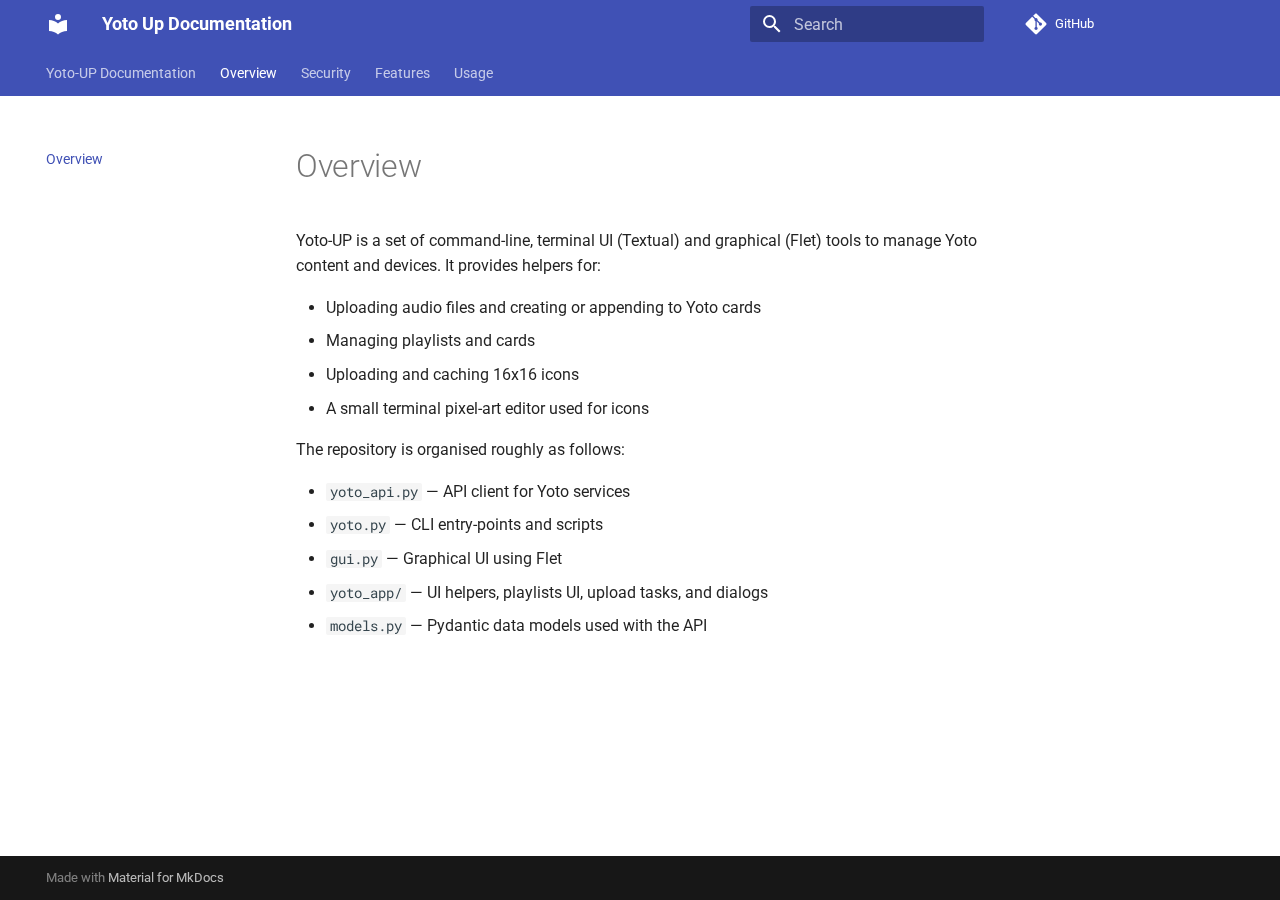
<file: overview/index.html>
<!doctype html>
<html lang="en" class="no-js">
  <head>
    
      <meta charset="utf-8">
      <meta name="viewport" content="width=device-width,initial-scale=1">
      
      
      
        <link rel="canonical" href="https://xkjq.github.io/yoto-up/overview/">
      
      
        <link rel="prev" href="..">
      
      
        <link rel="next" href="../security/">
      
      
      <link rel="icon" href="../assets/images/favicon.png">
      <meta name="generator" content="mkdocs-1.6.1, mkdocs-material-9.6.19">
    
    
      
        <title>Overview - Yoto Up Documentation</title>
      
    
    
      <link rel="stylesheet" href="../assets/stylesheets/main.7e37652d.min.css">
      
      


    
    
      
    
    
      
        
        
        <link rel="preconnect" href="https://fonts.gstatic.com" crossorigin>
        <link rel="stylesheet" href="https://fonts.googleapis.com/css?family=Roboto:300,300i,400,400i,700,700i%7CRoboto+Mono:400,400i,700,700i&display=fallback">
        <style>:root{--md-text-font:"Roboto";--md-code-font:"Roboto Mono"}</style>
      
    
    
    <script>__md_scope=new URL("..",location),__md_hash=e=>[...e].reduce(((e,_)=>(e<<5)-e+_.charCodeAt(0)),0),__md_get=(e,_=localStorage,t=__md_scope)=>JSON.parse(_.getItem(t.pathname+"."+e)),__md_set=(e,_,t=localStorage,a=__md_scope)=>{try{t.setItem(a.pathname+"."+e,JSON.stringify(_))}catch(e){}}</script>
    
      

    
    
    
  </head>
  
  
    <body dir="ltr">
  
    
    <input class="md-toggle" data-md-toggle="drawer" type="checkbox" id="__drawer" autocomplete="off">
    <input class="md-toggle" data-md-toggle="search" type="checkbox" id="__search" autocomplete="off">
    <label class="md-overlay" for="__drawer"></label>
    <div data-md-component="skip">
      
        
        <a href="#overview" class="md-skip">
          Skip to content
        </a>
      
    </div>
    <div data-md-component="announce">
      
    </div>
    
    
      

<header class="md-header" data-md-component="header">
  <nav class="md-header__inner md-grid" aria-label="Header">
    <a href=".." title="Yoto Up Documentation" class="md-header__button md-logo" aria-label="Yoto Up Documentation" data-md-component="logo">
      
  
  <svg xmlns="http://www.w3.org/2000/svg" viewBox="0 0 24 24"><path d="M12 8a3 3 0 0 0 3-3 3 3 0 0 0-3-3 3 3 0 0 0-3 3 3 3 0 0 0 3 3m0 3.54C9.64 9.35 6.5 8 3 8v11c3.5 0 6.64 1.35 9 3.54 2.36-2.19 5.5-3.54 9-3.54V8c-3.5 0-6.64 1.35-9 3.54"/></svg>

    </a>
    <label class="md-header__button md-icon" for="__drawer">
      
      <svg xmlns="http://www.w3.org/2000/svg" viewBox="0 0 24 24"><path d="M3 6h18v2H3zm0 5h18v2H3zm0 5h18v2H3z"/></svg>
    </label>
    <div class="md-header__title" data-md-component="header-title">
      <div class="md-header__ellipsis">
        <div class="md-header__topic">
          <span class="md-ellipsis">
            Yoto Up Documentation
          </span>
        </div>
        <div class="md-header__topic" data-md-component="header-topic">
          <span class="md-ellipsis">
            
              Overview
            
          </span>
        </div>
      </div>
    </div>
    
    
      <script>var palette=__md_get("__palette");if(palette&&palette.color){if("(prefers-color-scheme)"===palette.color.media){var media=matchMedia("(prefers-color-scheme: light)"),input=document.querySelector(media.matches?"[data-md-color-media='(prefers-color-scheme: light)']":"[data-md-color-media='(prefers-color-scheme: dark)']");palette.color.media=input.getAttribute("data-md-color-media"),palette.color.scheme=input.getAttribute("data-md-color-scheme"),palette.color.primary=input.getAttribute("data-md-color-primary"),palette.color.accent=input.getAttribute("data-md-color-accent")}for(var[key,value]of Object.entries(palette.color))document.body.setAttribute("data-md-color-"+key,value)}</script>
    
    
    
      
      
        <label class="md-header__button md-icon" for="__search">
          
          <svg xmlns="http://www.w3.org/2000/svg" viewBox="0 0 24 24"><path d="M9.5 3A6.5 6.5 0 0 1 16 9.5c0 1.61-.59 3.09-1.56 4.23l.27.27h.79l5 5-1.5 1.5-5-5v-.79l-.27-.27A6.52 6.52 0 0 1 9.5 16 6.5 6.5 0 0 1 3 9.5 6.5 6.5 0 0 1 9.5 3m0 2C7 5 5 7 5 9.5S7 14 9.5 14 14 12 14 9.5 12 5 9.5 5"/></svg>
        </label>
        <div class="md-search" data-md-component="search" role="dialog">
  <label class="md-search__overlay" for="__search"></label>
  <div class="md-search__inner" role="search">
    <form class="md-search__form" name="search">
      <input type="text" class="md-search__input" name="query" aria-label="Search" placeholder="Search" autocapitalize="off" autocorrect="off" autocomplete="off" spellcheck="false" data-md-component="search-query" required>
      <label class="md-search__icon md-icon" for="__search">
        
        <svg xmlns="http://www.w3.org/2000/svg" viewBox="0 0 24 24"><path d="M9.5 3A6.5 6.5 0 0 1 16 9.5c0 1.61-.59 3.09-1.56 4.23l.27.27h.79l5 5-1.5 1.5-5-5v-.79l-.27-.27A6.52 6.52 0 0 1 9.5 16 6.5 6.5 0 0 1 3 9.5 6.5 6.5 0 0 1 9.5 3m0 2C7 5 5 7 5 9.5S7 14 9.5 14 14 12 14 9.5 12 5 9.5 5"/></svg>
        
        <svg xmlns="http://www.w3.org/2000/svg" viewBox="0 0 24 24"><path d="M20 11v2H8l5.5 5.5-1.42 1.42L4.16 12l7.92-7.92L13.5 5.5 8 11z"/></svg>
      </label>
      <nav class="md-search__options" aria-label="Search">
        
        <button type="reset" class="md-search__icon md-icon" title="Clear" aria-label="Clear" tabindex="-1">
          
          <svg xmlns="http://www.w3.org/2000/svg" viewBox="0 0 24 24"><path d="M19 6.41 17.59 5 12 10.59 6.41 5 5 6.41 10.59 12 5 17.59 6.41 19 12 13.41 17.59 19 19 17.59 13.41 12z"/></svg>
        </button>
      </nav>
      
    </form>
    <div class="md-search__output">
      <div class="md-search__scrollwrap" tabindex="0" data-md-scrollfix>
        <div class="md-search-result" data-md-component="search-result">
          <div class="md-search-result__meta">
            Initializing search
          </div>
          <ol class="md-search-result__list" role="presentation"></ol>
        </div>
      </div>
    </div>
  </div>
</div>
      
    
    
      <div class="md-header__source">
        <a href="https://github.com/xkjq/yoto-up" title="Go to repository" class="md-source" data-md-component="source">
  <div class="md-source__icon md-icon">
    
    <svg xmlns="http://www.w3.org/2000/svg" viewBox="0 0 448 512"><!--! Font Awesome Free 7.0.0 by @fontawesome - https://fontawesome.com License - https://fontawesome.com/license/free (Icons: CC BY 4.0, Fonts: SIL OFL 1.1, Code: MIT License) Copyright 2025 Fonticons, Inc.--><path fill="currentColor" d="M439.6 236.1 244 40.5c-5.4-5.5-12.8-8.5-20.4-8.5s-15 3-20.4 8.4L162.5 81l51.5 51.5c27.1-9.1 52.7 16.8 43.4 43.7l49.7 49.7c34.2-11.8 61.2 31 35.5 56.7-26.5 26.5-70.2-2.9-56-37.3L240.3 199v121.9c25.3 12.5 22.3 41.8 9.1 55-6.4 6.4-15.2 10.1-24.3 10.1s-17.8-3.6-24.3-10.1c-17.6-17.6-11.1-46.9 11.2-56v-123c-20.8-8.5-24.6-30.7-18.6-45L142.6 101 8.5 235.1C3 240.6 0 247.9 0 255.5s3 15 8.5 20.4l195.6 195.7c5.4 5.4 12.7 8.4 20.4 8.4s15-3 20.4-8.4l194.7-194.7c5.4-5.4 8.4-12.8 8.4-20.4s-3-15-8.4-20.4"/></svg>
  </div>
  <div class="md-source__repository">
    GitHub
  </div>
</a>
      </div>
    
  </nav>
  
</header>
    
    <div class="md-container" data-md-component="container">
      
      
        
          
            
<nav class="md-tabs" aria-label="Tabs" data-md-component="tabs">
  <div class="md-grid">
    <ul class="md-tabs__list">
      
        
  
  
  
  
    <li class="md-tabs__item">
      <a href=".." class="md-tabs__link">
        
  
  
    
  
  Yoto-UP Documentation

      </a>
    </li>
  

      
        
  
  
  
    
  
  
    <li class="md-tabs__item md-tabs__item--active">
      <a href="./" class="md-tabs__link">
        
  
  
    
  
  Overview

      </a>
    </li>
  

      
        
  
  
  
  
    <li class="md-tabs__item">
      <a href="../security/" class="md-tabs__link">
        
  
  
    
  
  Security

      </a>
    </li>
  

      
        
  
  
  
  
    
    
      <li class="md-tabs__item">
        <a href="../features/" class="md-tabs__link">
          
  
  
  Features

        </a>
      </li>
    
  

      
        
  
  
  
  
    
    
      <li class="md-tabs__item">
        <a href="../usage/installation/" class="md-tabs__link">
          
  
  
  Usage

        </a>
      </li>
    
  

      
    </ul>
  </div>
</nav>
          
        
      
      <main class="md-main" data-md-component="main">
        <div class="md-main__inner md-grid">
          
            
              
              <div class="md-sidebar md-sidebar--primary" data-md-component="sidebar" data-md-type="navigation" >
                <div class="md-sidebar__scrollwrap">
                  <div class="md-sidebar__inner">
                    


  


<nav class="md-nav md-nav--primary md-nav--lifted" aria-label="Navigation" data-md-level="0">
  <label class="md-nav__title" for="__drawer">
    <a href=".." title="Yoto Up Documentation" class="md-nav__button md-logo" aria-label="Yoto Up Documentation" data-md-component="logo">
      
  
  <svg xmlns="http://www.w3.org/2000/svg" viewBox="0 0 24 24"><path d="M12 8a3 3 0 0 0 3-3 3 3 0 0 0-3-3 3 3 0 0 0-3 3 3 3 0 0 0 3 3m0 3.54C9.64 9.35 6.5 8 3 8v11c3.5 0 6.64 1.35 9 3.54 2.36-2.19 5.5-3.54 9-3.54V8c-3.5 0-6.64 1.35-9 3.54"/></svg>

    </a>
    Yoto Up Documentation
  </label>
  
    <div class="md-nav__source">
      <a href="https://github.com/xkjq/yoto-up" title="Go to repository" class="md-source" data-md-component="source">
  <div class="md-source__icon md-icon">
    
    <svg xmlns="http://www.w3.org/2000/svg" viewBox="0 0 448 512"><!--! Font Awesome Free 7.0.0 by @fontawesome - https://fontawesome.com License - https://fontawesome.com/license/free (Icons: CC BY 4.0, Fonts: SIL OFL 1.1, Code: MIT License) Copyright 2025 Fonticons, Inc.--><path fill="currentColor" d="M439.6 236.1 244 40.5c-5.4-5.5-12.8-8.5-20.4-8.5s-15 3-20.4 8.4L162.5 81l51.5 51.5c27.1-9.1 52.7 16.8 43.4 43.7l49.7 49.7c34.2-11.8 61.2 31 35.5 56.7-26.5 26.5-70.2-2.9-56-37.3L240.3 199v121.9c25.3 12.5 22.3 41.8 9.1 55-6.4 6.4-15.2 10.1-24.3 10.1s-17.8-3.6-24.3-10.1c-17.6-17.6-11.1-46.9 11.2-56v-123c-20.8-8.5-24.6-30.7-18.6-45L142.6 101 8.5 235.1C3 240.6 0 247.9 0 255.5s3 15 8.5 20.4l195.6 195.7c5.4 5.4 12.7 8.4 20.4 8.4s15-3 20.4-8.4l194.7-194.7c5.4-5.4 8.4-12.8 8.4-20.4s-3-15-8.4-20.4"/></svg>
  </div>
  <div class="md-source__repository">
    GitHub
  </div>
</a>
    </div>
  
  <ul class="md-nav__list" data-md-scrollfix>
    
      
      
  
  
  
  
    <li class="md-nav__item">
      <a href=".." class="md-nav__link">
        
  
  
  <span class="md-ellipsis">
    Yoto-UP Documentation
    
  </span>
  

      </a>
    </li>
  

    
      
      
  
  
    
  
  
  
    <li class="md-nav__item md-nav__item--active">
      
      <input class="md-nav__toggle md-toggle" type="checkbox" id="__toc">
      
      
        
      
      
      <a href="./" class="md-nav__link md-nav__link--active">
        
  
  
  <span class="md-ellipsis">
    Overview
    
  </span>
  

      </a>
      
    </li>
  

    
      
      
  
  
  
  
    <li class="md-nav__item">
      <a href="../security/" class="md-nav__link">
        
  
  
  <span class="md-ellipsis">
    Security
    
  </span>
  

      </a>
    </li>
  

    
      
      
  
  
  
  
    
    
    
    
      
      
    
    
    <li class="md-nav__item md-nav__item--nested">
      
        
        
        <input class="md-nav__toggle md-toggle " type="checkbox" id="__nav_4" >
        
          
          <label class="md-nav__link" for="__nav_4" id="__nav_4_label" tabindex="0">
            
  
  
  <span class="md-ellipsis">
    Features
    
  </span>
  

            <span class="md-nav__icon md-icon"></span>
          </label>
        
        <nav class="md-nav" data-md-level="1" aria-labelledby="__nav_4_label" aria-expanded="false">
          <label class="md-nav__title" for="__nav_4">
            <span class="md-nav__icon md-icon"></span>
            Features
          </label>
          <ul class="md-nav__list" data-md-scrollfix>
            
              
                
  
  
  
  
    <li class="md-nav__item">
      <a href="../features/" class="md-nav__link">
        
  
  
  <span class="md-ellipsis">
    Features
    
  </span>
  

      </a>
    </li>
  

              
            
              
                
  
  
  
  
    <li class="md-nav__item">
      <a href="../features/cover_management/" class="md-nav__link">
        
  
  
  <span class="md-ellipsis">
    Cover Management
    
  </span>
  

      </a>
    </li>
  

              
            
              
                
  
  
  
  
    <li class="md-nav__item">
      <a href="../features/icon_management/" class="md-nav__link">
        
  
  
  <span class="md-ellipsis">
    Icon Management
    
  </span>
  

      </a>
    </li>
  

              
            
              
                
  
  
  
  
    <li class="md-nav__item">
      <a href="../features/uploading/" class="md-nav__link">
        
  
  
  <span class="md-ellipsis">
    Uploading Audio Files
    
  </span>
  

      </a>
    </li>
  

              
            
          </ul>
        </nav>
      
    </li>
  

    
      
      
  
  
  
  
    
    
    
    
      
      
    
    
    <li class="md-nav__item md-nav__item--nested">
      
        
        
        <input class="md-nav__toggle md-toggle " type="checkbox" id="__nav_5" >
        
          
          <label class="md-nav__link" for="__nav_5" id="__nav_5_label" tabindex="0">
            
  
  
  <span class="md-ellipsis">
    Usage
    
  </span>
  

            <span class="md-nav__icon md-icon"></span>
          </label>
        
        <nav class="md-nav" data-md-level="1" aria-labelledby="__nav_5_label" aria-expanded="false">
          <label class="md-nav__title" for="__nav_5">
            <span class="md-nav__icon md-icon"></span>
            Usage
          </label>
          <ul class="md-nav__list" data-md-scrollfix>
            
              
                
  
  
  
  
    <li class="md-nav__item">
      <a href="../usage/installation/" class="md-nav__link">
        
  
  
  <span class="md-ellipsis">
    Installation
    
  </span>
  

      </a>
    </li>
  

              
            
              
                
  
  
  
  
    <li class="md-nav__item">
      <a href="../usage/usage/" class="md-nav__link">
        
  
  
  <span class="md-ellipsis">
    Usage
    
  </span>
  

      </a>
    </li>
  

              
            
          </ul>
        </nav>
      
    </li>
  

    
  </ul>
</nav>
                  </div>
                </div>
              </div>
            
            
              
              <div class="md-sidebar md-sidebar--secondary" data-md-component="sidebar" data-md-type="toc" >
                <div class="md-sidebar__scrollwrap">
                  <div class="md-sidebar__inner">
                    

<nav class="md-nav md-nav--secondary" aria-label="Table of contents">
  
  
  
    
  
  
</nav>
                  </div>
                </div>
              </div>
            
          
          
            <div class="md-content" data-md-component="content">
              <article class="md-content__inner md-typeset">
                
                  


  
  


<h1 id="overview">Overview</h1>
<p>Yoto-UP is a set of command-line, terminal UI (Textual) and graphical (Flet) tools to manage Yoto content and devices. It provides helpers for:</p>
<ul>
<li>Uploading audio files and creating or appending to Yoto cards</li>
<li>Managing playlists and cards</li>
<li>Uploading and caching 16x16 icons</li>
<li>A small terminal pixel-art editor used for icons</li>
</ul>
<p>The repository is organised roughly as follows:</p>
<ul>
<li><code>yoto_api.py</code> — API client for Yoto services</li>
<li><code>yoto.py</code> — CLI entry-points and scripts</li>
<li><code>gui.py</code> — Graphical UI using Flet</li>
<li><code>yoto_app/</code> — UI helpers, playlists UI, upload tasks, and dialogs</li>
<li><code>models.py</code> — Pydantic data models used with the API</li>
</ul>












                
              </article>
            </div>
          
          
<script>var target=document.getElementById(location.hash.slice(1));target&&target.name&&(target.checked=target.name.startsWith("__tabbed_"))</script>
        </div>
        
      </main>
      
        <footer class="md-footer">
  
  <div class="md-footer-meta md-typeset">
    <div class="md-footer-meta__inner md-grid">
      <div class="md-copyright">
  
  
    Made with
    <a href="https://squidfunk.github.io/mkdocs-material/" target="_blank" rel="noopener">
      Material for MkDocs
    </a>
  
</div>
      
    </div>
  </div>
</footer>
      
    </div>
    <div class="md-dialog" data-md-component="dialog">
      <div class="md-dialog__inner md-typeset"></div>
    </div>
    
    
    
      
      <script id="__config" type="application/json">{"base": "..", "features": ["navigation.tabs"], "search": "../assets/javascripts/workers/search.973d3a69.min.js", "tags": null, "translations": {"clipboard.copied": "Copied to clipboard", "clipboard.copy": "Copy to clipboard", "search.result.more.one": "1 more on this page", "search.result.more.other": "# more on this page", "search.result.none": "No matching documents", "search.result.one": "1 matching document", "search.result.other": "# matching documents", "search.result.placeholder": "Type to start searching", "search.result.term.missing": "Missing", "select.version": "Select version"}, "version": null}</script>
    
    
      <script src="../assets/javascripts/bundle.92b07e13.min.js"></script>
      
    
  </body>
</html>
</file>
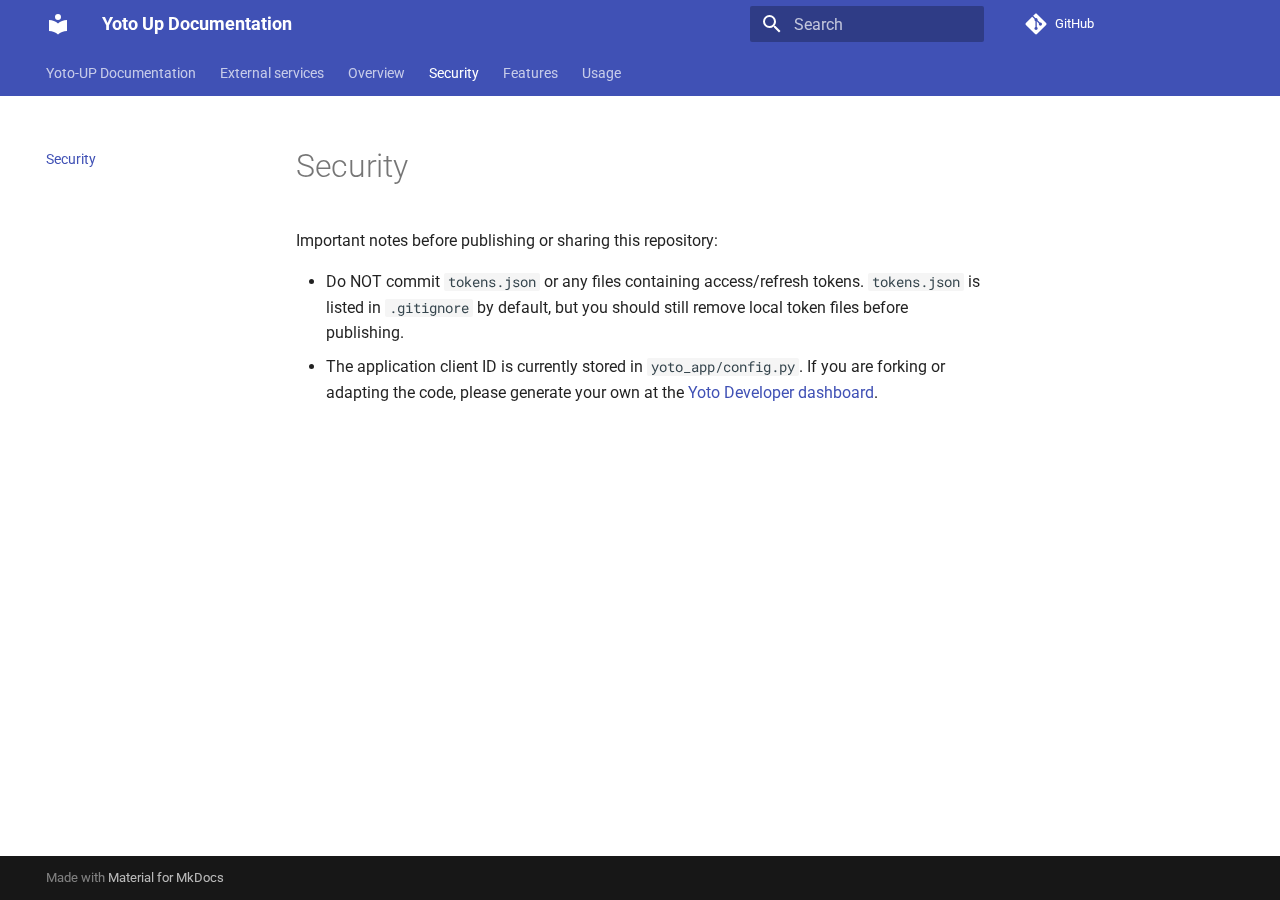
<file: security/index.html>
<!doctype html>
<html lang="en" class="no-js">
  <head>
    
      <meta charset="utf-8">
      <meta name="viewport" content="width=device-width,initial-scale=1">
      
      
      
        <link rel="canonical" href="https://xkjq.github.io/yoto-up/security/">
      
      
        <link rel="prev" href="../overview/">
      
      
        <link rel="next" href="../features/">
      
      
      <link rel="icon" href="../assets/images/favicon.png">
      <meta name="generator" content="mkdocs-1.6.1, mkdocs-material-9.6.19">
    
    
      
        <title>Security - Yoto Up Documentation</title>
      
    
    
      <link rel="stylesheet" href="../assets/stylesheets/main.7e37652d.min.css">
      
      


    
    
      
    
    
      
        
        
        <link rel="preconnect" href="https://fonts.gstatic.com" crossorigin>
        <link rel="stylesheet" href="https://fonts.googleapis.com/css?family=Roboto:300,300i,400,400i,700,700i%7CRoboto+Mono:400,400i,700,700i&display=fallback">
        <style>:root{--md-text-font:"Roboto";--md-code-font:"Roboto Mono"}</style>
      
    
    
    <script>__md_scope=new URL("..",location),__md_hash=e=>[...e].reduce(((e,_)=>(e<<5)-e+_.charCodeAt(0)),0),__md_get=(e,_=localStorage,t=__md_scope)=>JSON.parse(_.getItem(t.pathname+"."+e)),__md_set=(e,_,t=localStorage,a=__md_scope)=>{try{t.setItem(a.pathname+"."+e,JSON.stringify(_))}catch(e){}}</script>
    
      

    
    
    
  </head>
  
  
    <body dir="ltr">
  
    
    <input class="md-toggle" data-md-toggle="drawer" type="checkbox" id="__drawer" autocomplete="off">
    <input class="md-toggle" data-md-toggle="search" type="checkbox" id="__search" autocomplete="off">
    <label class="md-overlay" for="__drawer"></label>
    <div data-md-component="skip">
      
        
        <a href="#security" class="md-skip">
          Skip to content
        </a>
      
    </div>
    <div data-md-component="announce">
      
    </div>
    
    
      

<header class="md-header" data-md-component="header">
  <nav class="md-header__inner md-grid" aria-label="Header">
    <a href=".." title="Yoto Up Documentation" class="md-header__button md-logo" aria-label="Yoto Up Documentation" data-md-component="logo">
      
  
  <svg xmlns="http://www.w3.org/2000/svg" viewBox="0 0 24 24"><path d="M12 8a3 3 0 0 0 3-3 3 3 0 0 0-3-3 3 3 0 0 0-3 3 3 3 0 0 0 3 3m0 3.54C9.64 9.35 6.5 8 3 8v11c3.5 0 6.64 1.35 9 3.54 2.36-2.19 5.5-3.54 9-3.54V8c-3.5 0-6.64 1.35-9 3.54"/></svg>

    </a>
    <label class="md-header__button md-icon" for="__drawer">
      
      <svg xmlns="http://www.w3.org/2000/svg" viewBox="0 0 24 24"><path d="M3 6h18v2H3zm0 5h18v2H3zm0 5h18v2H3z"/></svg>
    </label>
    <div class="md-header__title" data-md-component="header-title">
      <div class="md-header__ellipsis">
        <div class="md-header__topic">
          <span class="md-ellipsis">
            Yoto Up Documentation
          </span>
        </div>
        <div class="md-header__topic" data-md-component="header-topic">
          <span class="md-ellipsis">
            
              Security
            
          </span>
        </div>
      </div>
    </div>
    
    
      <script>var palette=__md_get("__palette");if(palette&&palette.color){if("(prefers-color-scheme)"===palette.color.media){var media=matchMedia("(prefers-color-scheme: light)"),input=document.querySelector(media.matches?"[data-md-color-media='(prefers-color-scheme: light)']":"[data-md-color-media='(prefers-color-scheme: dark)']");palette.color.media=input.getAttribute("data-md-color-media"),palette.color.scheme=input.getAttribute("data-md-color-scheme"),palette.color.primary=input.getAttribute("data-md-color-primary"),palette.color.accent=input.getAttribute("data-md-color-accent")}for(var[key,value]of Object.entries(palette.color))document.body.setAttribute("data-md-color-"+key,value)}</script>
    
    
    
      
      
        <label class="md-header__button md-icon" for="__search">
          
          <svg xmlns="http://www.w3.org/2000/svg" viewBox="0 0 24 24"><path d="M9.5 3A6.5 6.5 0 0 1 16 9.5c0 1.61-.59 3.09-1.56 4.23l.27.27h.79l5 5-1.5 1.5-5-5v-.79l-.27-.27A6.52 6.52 0 0 1 9.5 16 6.5 6.5 0 0 1 3 9.5 6.5 6.5 0 0 1 9.5 3m0 2C7 5 5 7 5 9.5S7 14 9.5 14 14 12 14 9.5 12 5 9.5 5"/></svg>
        </label>
        <div class="md-search" data-md-component="search" role="dialog">
  <label class="md-search__overlay" for="__search"></label>
  <div class="md-search__inner" role="search">
    <form class="md-search__form" name="search">
      <input type="text" class="md-search__input" name="query" aria-label="Search" placeholder="Search" autocapitalize="off" autocorrect="off" autocomplete="off" spellcheck="false" data-md-component="search-query" required>
      <label class="md-search__icon md-icon" for="__search">
        
        <svg xmlns="http://www.w3.org/2000/svg" viewBox="0 0 24 24"><path d="M9.5 3A6.5 6.5 0 0 1 16 9.5c0 1.61-.59 3.09-1.56 4.23l.27.27h.79l5 5-1.5 1.5-5-5v-.79l-.27-.27A6.52 6.52 0 0 1 9.5 16 6.5 6.5 0 0 1 3 9.5 6.5 6.5 0 0 1 9.5 3m0 2C7 5 5 7 5 9.5S7 14 9.5 14 14 12 14 9.5 12 5 9.5 5"/></svg>
        
        <svg xmlns="http://www.w3.org/2000/svg" viewBox="0 0 24 24"><path d="M20 11v2H8l5.5 5.5-1.42 1.42L4.16 12l7.92-7.92L13.5 5.5 8 11z"/></svg>
      </label>
      <nav class="md-search__options" aria-label="Search">
        
        <button type="reset" class="md-search__icon md-icon" title="Clear" aria-label="Clear" tabindex="-1">
          
          <svg xmlns="http://www.w3.org/2000/svg" viewBox="0 0 24 24"><path d="M19 6.41 17.59 5 12 10.59 6.41 5 5 6.41 10.59 12 5 17.59 6.41 19 12 13.41 17.59 19 19 17.59 13.41 12z"/></svg>
        </button>
      </nav>
      
    </form>
    <div class="md-search__output">
      <div class="md-search__scrollwrap" tabindex="0" data-md-scrollfix>
        <div class="md-search-result" data-md-component="search-result">
          <div class="md-search-result__meta">
            Initializing search
          </div>
          <ol class="md-search-result__list" role="presentation"></ol>
        </div>
      </div>
    </div>
  </div>
</div>
      
    
    
      <div class="md-header__source">
        <a href="https://github.com/xkjq/yoto-up" title="Go to repository" class="md-source" data-md-component="source">
  <div class="md-source__icon md-icon">
    
    <svg xmlns="http://www.w3.org/2000/svg" viewBox="0 0 448 512"><!--! Font Awesome Free 7.0.0 by @fontawesome - https://fontawesome.com License - https://fontawesome.com/license/free (Icons: CC BY 4.0, Fonts: SIL OFL 1.1, Code: MIT License) Copyright 2025 Fonticons, Inc.--><path fill="currentColor" d="M439.6 236.1 244 40.5c-5.4-5.5-12.8-8.5-20.4-8.5s-15 3-20.4 8.4L162.5 81l51.5 51.5c27.1-9.1 52.7 16.8 43.4 43.7l49.7 49.7c34.2-11.8 61.2 31 35.5 56.7-26.5 26.5-70.2-2.9-56-37.3L240.3 199v121.9c25.3 12.5 22.3 41.8 9.1 55-6.4 6.4-15.2 10.1-24.3 10.1s-17.8-3.6-24.3-10.1c-17.6-17.6-11.1-46.9 11.2-56v-123c-20.8-8.5-24.6-30.7-18.6-45L142.6 101 8.5 235.1C3 240.6 0 247.9 0 255.5s3 15 8.5 20.4l195.6 195.7c5.4 5.4 12.7 8.4 20.4 8.4s15-3 20.4-8.4l194.7-194.7c5.4-5.4 8.4-12.8 8.4-20.4s-3-15-8.4-20.4"/></svg>
  </div>
  <div class="md-source__repository">
    GitHub
  </div>
</a>
      </div>
    
  </nav>
  
</header>
    
    <div class="md-container" data-md-component="container">
      
      
        
          
            
<nav class="md-tabs" aria-label="Tabs" data-md-component="tabs">
  <div class="md-grid">
    <ul class="md-tabs__list">
      
        
  
  
  
  
    <li class="md-tabs__item">
      <a href=".." class="md-tabs__link">
        
  
  
    
  
  Yoto-UP Documentation

      </a>
    </li>
  

      
        
  
  
  
  
    <li class="md-tabs__item">
      <a href="../external%20services/" class="md-tabs__link">
        
  
  
    
  
  External services

      </a>
    </li>
  

      
        
  
  
  
  
    <li class="md-tabs__item">
      <a href="../overview/" class="md-tabs__link">
        
  
  
    
  
  Overview

      </a>
    </li>
  

      
        
  
  
  
    
  
  
    <li class="md-tabs__item md-tabs__item--active">
      <a href="./" class="md-tabs__link">
        
  
  
    
  
  Security

      </a>
    </li>
  

      
        
  
  
  
  
    
    
      <li class="md-tabs__item">
        <a href="../features/" class="md-tabs__link">
          
  
  
  Features

        </a>
      </li>
    
  

      
        
  
  
  
  
    
    
      <li class="md-tabs__item">
        <a href="../usage/installation/" class="md-tabs__link">
          
  
  
  Usage

        </a>
      </li>
    
  

      
    </ul>
  </div>
</nav>
          
        
      
      <main class="md-main" data-md-component="main">
        <div class="md-main__inner md-grid">
          
            
              
              <div class="md-sidebar md-sidebar--primary" data-md-component="sidebar" data-md-type="navigation" >
                <div class="md-sidebar__scrollwrap">
                  <div class="md-sidebar__inner">
                    


  


<nav class="md-nav md-nav--primary md-nav--lifted" aria-label="Navigation" data-md-level="0">
  <label class="md-nav__title" for="__drawer">
    <a href=".." title="Yoto Up Documentation" class="md-nav__button md-logo" aria-label="Yoto Up Documentation" data-md-component="logo">
      
  
  <svg xmlns="http://www.w3.org/2000/svg" viewBox="0 0 24 24"><path d="M12 8a3 3 0 0 0 3-3 3 3 0 0 0-3-3 3 3 0 0 0-3 3 3 3 0 0 0 3 3m0 3.54C9.64 9.35 6.5 8 3 8v11c3.5 0 6.64 1.35 9 3.54 2.36-2.19 5.5-3.54 9-3.54V8c-3.5 0-6.64 1.35-9 3.54"/></svg>

    </a>
    Yoto Up Documentation
  </label>
  
    <div class="md-nav__source">
      <a href="https://github.com/xkjq/yoto-up" title="Go to repository" class="md-source" data-md-component="source">
  <div class="md-source__icon md-icon">
    
    <svg xmlns="http://www.w3.org/2000/svg" viewBox="0 0 448 512"><!--! Font Awesome Free 7.0.0 by @fontawesome - https://fontawesome.com License - https://fontawesome.com/license/free (Icons: CC BY 4.0, Fonts: SIL OFL 1.1, Code: MIT License) Copyright 2025 Fonticons, Inc.--><path fill="currentColor" d="M439.6 236.1 244 40.5c-5.4-5.5-12.8-8.5-20.4-8.5s-15 3-20.4 8.4L162.5 81l51.5 51.5c27.1-9.1 52.7 16.8 43.4 43.7l49.7 49.7c34.2-11.8 61.2 31 35.5 56.7-26.5 26.5-70.2-2.9-56-37.3L240.3 199v121.9c25.3 12.5 22.3 41.8 9.1 55-6.4 6.4-15.2 10.1-24.3 10.1s-17.8-3.6-24.3-10.1c-17.6-17.6-11.1-46.9 11.2-56v-123c-20.8-8.5-24.6-30.7-18.6-45L142.6 101 8.5 235.1C3 240.6 0 247.9 0 255.5s3 15 8.5 20.4l195.6 195.7c5.4 5.4 12.7 8.4 20.4 8.4s15-3 20.4-8.4l194.7-194.7c5.4-5.4 8.4-12.8 8.4-20.4s-3-15-8.4-20.4"/></svg>
  </div>
  <div class="md-source__repository">
    GitHub
  </div>
</a>
    </div>
  
  <ul class="md-nav__list" data-md-scrollfix>
    
      
      
  
  
  
  
    <li class="md-nav__item">
      <a href=".." class="md-nav__link">
        
  
  
  <span class="md-ellipsis">
    Yoto-UP Documentation
    
  </span>
  

      </a>
    </li>
  

    
      
      
  
  
  
  
    <li class="md-nav__item">
      <a href="../external%20services/" class="md-nav__link">
        
  
  
  <span class="md-ellipsis">
    External services
    
  </span>
  

      </a>
    </li>
  

    
      
      
  
  
  
  
    <li class="md-nav__item">
      <a href="../overview/" class="md-nav__link">
        
  
  
  <span class="md-ellipsis">
    Overview
    
  </span>
  

      </a>
    </li>
  

    
      
      
  
  
    
  
  
  
    <li class="md-nav__item md-nav__item--active">
      
      <input class="md-nav__toggle md-toggle" type="checkbox" id="__toc">
      
      
        
      
      
      <a href="./" class="md-nav__link md-nav__link--active">
        
  
  
  <span class="md-ellipsis">
    Security
    
  </span>
  

      </a>
      
    </li>
  

    
      
      
  
  
  
  
    
    
    
    
      
      
    
    
    <li class="md-nav__item md-nav__item--nested">
      
        
        
        <input class="md-nav__toggle md-toggle " type="checkbox" id="__nav_5" >
        
          
          <label class="md-nav__link" for="__nav_5" id="__nav_5_label" tabindex="0">
            
  
  
  <span class="md-ellipsis">
    Features
    
  </span>
  

            <span class="md-nav__icon md-icon"></span>
          </label>
        
        <nav class="md-nav" data-md-level="1" aria-labelledby="__nav_5_label" aria-expanded="false">
          <label class="md-nav__title" for="__nav_5">
            <span class="md-nav__icon md-icon"></span>
            Features
          </label>
          <ul class="md-nav__list" data-md-scrollfix>
            
              
                
  
  
  
  
    <li class="md-nav__item">
      <a href="../features/" class="md-nav__link">
        
  
  
  <span class="md-ellipsis">
    Features
    
  </span>
  

      </a>
    </li>
  

              
            
              
                
  
  
  
  
    <li class="md-nav__item">
      <a href="../features/cover_management/" class="md-nav__link">
        
  
  
  <span class="md-ellipsis">
    Cover Management
    
  </span>
  

      </a>
    </li>
  

              
            
              
                
  
  
  
  
    <li class="md-nav__item">
      <a href="../features/icon_management/" class="md-nav__link">
        
  
  
  <span class="md-ellipsis">
    Icon Management
    
  </span>
  

      </a>
    </li>
  

              
            
              
                
  
  
  
  
    <li class="md-nav__item">
      <a href="../features/uploading/" class="md-nav__link">
        
  
  
  <span class="md-ellipsis">
    Uploading Audio Files
    
  </span>
  

      </a>
    </li>
  

              
            
          </ul>
        </nav>
      
    </li>
  

    
      
      
  
  
  
  
    
    
    
    
      
      
    
    
    <li class="md-nav__item md-nav__item--nested">
      
        
        
        <input class="md-nav__toggle md-toggle " type="checkbox" id="__nav_6" >
        
          
          <label class="md-nav__link" for="__nav_6" id="__nav_6_label" tabindex="0">
            
  
  
  <span class="md-ellipsis">
    Usage
    
  </span>
  

            <span class="md-nav__icon md-icon"></span>
          </label>
        
        <nav class="md-nav" data-md-level="1" aria-labelledby="__nav_6_label" aria-expanded="false">
          <label class="md-nav__title" for="__nav_6">
            <span class="md-nav__icon md-icon"></span>
            Usage
          </label>
          <ul class="md-nav__list" data-md-scrollfix>
            
              
                
  
  
  
  
    <li class="md-nav__item">
      <a href="../usage/installation/" class="md-nav__link">
        
  
  
  <span class="md-ellipsis">
    Installation
    
  </span>
  

      </a>
    </li>
  

              
            
              
                
  
  
  
  
    <li class="md-nav__item">
      <a href="../usage/usage/" class="md-nav__link">
        
  
  
  <span class="md-ellipsis">
    Usage
    
  </span>
  

      </a>
    </li>
  

              
            
          </ul>
        </nav>
      
    </li>
  

    
  </ul>
</nav>
                  </div>
                </div>
              </div>
            
            
              
              <div class="md-sidebar md-sidebar--secondary" data-md-component="sidebar" data-md-type="toc" >
                <div class="md-sidebar__scrollwrap">
                  <div class="md-sidebar__inner">
                    

<nav class="md-nav md-nav--secondary" aria-label="Table of contents">
  
  
  
    
  
  
</nav>
                  </div>
                </div>
              </div>
            
          
          
            <div class="md-content" data-md-component="content">
              <article class="md-content__inner md-typeset">
                
                  


  
  


<h1 id="security">Security</h1>
<p>Important notes before publishing or sharing this repository:</p>
<ul>
<li>Do NOT commit <code>tokens.json</code> or any files containing access/refresh tokens. <code>tokens.json</code> is listed in <code>.gitignore</code> by default, but you should still remove local token files before publishing.</li>
<li>The application client ID is currently stored in <code>yoto_app/config.py</code>. If you are forking or adapting the code, please generate your own at the <a href="https://dashboard.yoto.dev/">Yoto Developer dashboard</a>. </li>
</ul>












                
              </article>
            </div>
          
          
<script>var target=document.getElementById(location.hash.slice(1));target&&target.name&&(target.checked=target.name.startsWith("__tabbed_"))</script>
        </div>
        
      </main>
      
        <footer class="md-footer">
  
  <div class="md-footer-meta md-typeset">
    <div class="md-footer-meta__inner md-grid">
      <div class="md-copyright">
  
  
    Made with
    <a href="https://squidfunk.github.io/mkdocs-material/" target="_blank" rel="noopener">
      Material for MkDocs
    </a>
  
</div>
      
    </div>
  </div>
</footer>
      
    </div>
    <div class="md-dialog" data-md-component="dialog">
      <div class="md-dialog__inner md-typeset"></div>
    </div>
    
    
    
      
      <script id="__config" type="application/json">{"base": "..", "features": ["navigation.tabs"], "search": "../assets/javascripts/workers/search.973d3a69.min.js", "tags": null, "translations": {"clipboard.copied": "Copied to clipboard", "clipboard.copy": "Copy to clipboard", "search.result.more.one": "1 more on this page", "search.result.more.other": "# more on this page", "search.result.none": "No matching documents", "search.result.one": "1 matching document", "search.result.other": "# matching documents", "search.result.placeholder": "Type to start searching", "search.result.term.missing": "Missing", "select.version": "Select version"}, "version": null}</script>
    
    
      <script src="../assets/javascripts/bundle.92b07e13.min.js"></script>
      
    
  </body>
</html>
</file>
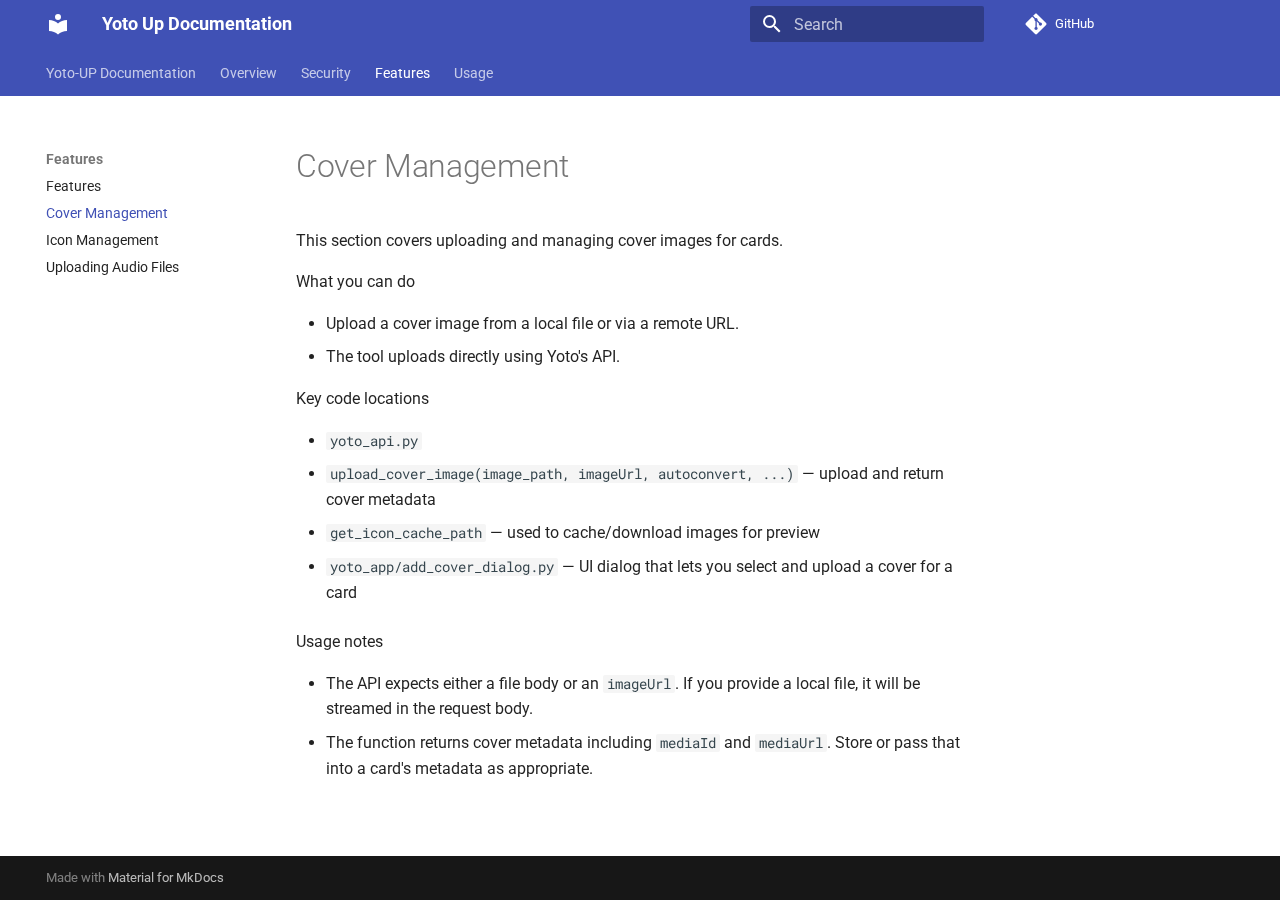
<file: features/cover_management/index.html>
<!doctype html>
<html lang="en" class="no-js">
  <head>
    
      <meta charset="utf-8">
      <meta name="viewport" content="width=device-width,initial-scale=1">
      
      
      
        <link rel="canonical" href="https://xkjq.github.io/yoto-up/features/cover_management/">
      
      
        <link rel="prev" href="../">
      
      
        <link rel="next" href="../icon_management/">
      
      
      <link rel="icon" href="../../assets/images/favicon.png">
      <meta name="generator" content="mkdocs-1.6.1, mkdocs-material-9.6.19">
    
    
      
        <title>Cover Management - Yoto Up Documentation</title>
      
    
    
      <link rel="stylesheet" href="../../assets/stylesheets/main.7e37652d.min.css">
      
      


    
    
      
    
    
      
        
        
        <link rel="preconnect" href="https://fonts.gstatic.com" crossorigin>
        <link rel="stylesheet" href="https://fonts.googleapis.com/css?family=Roboto:300,300i,400,400i,700,700i%7CRoboto+Mono:400,400i,700,700i&display=fallback">
        <style>:root{--md-text-font:"Roboto";--md-code-font:"Roboto Mono"}</style>
      
    
    
    <script>__md_scope=new URL("../..",location),__md_hash=e=>[...e].reduce(((e,_)=>(e<<5)-e+_.charCodeAt(0)),0),__md_get=(e,_=localStorage,t=__md_scope)=>JSON.parse(_.getItem(t.pathname+"."+e)),__md_set=(e,_,t=localStorage,a=__md_scope)=>{try{t.setItem(a.pathname+"."+e,JSON.stringify(_))}catch(e){}}</script>
    
      

    
    
    
  </head>
  
  
    <body dir="ltr">
  
    
    <input class="md-toggle" data-md-toggle="drawer" type="checkbox" id="__drawer" autocomplete="off">
    <input class="md-toggle" data-md-toggle="search" type="checkbox" id="__search" autocomplete="off">
    <label class="md-overlay" for="__drawer"></label>
    <div data-md-component="skip">
      
        
        <a href="#cover-management" class="md-skip">
          Skip to content
        </a>
      
    </div>
    <div data-md-component="announce">
      
    </div>
    
    
      

<header class="md-header" data-md-component="header">
  <nav class="md-header__inner md-grid" aria-label="Header">
    <a href="../.." title="Yoto Up Documentation" class="md-header__button md-logo" aria-label="Yoto Up Documentation" data-md-component="logo">
      
  
  <svg xmlns="http://www.w3.org/2000/svg" viewBox="0 0 24 24"><path d="M12 8a3 3 0 0 0 3-3 3 3 0 0 0-3-3 3 3 0 0 0-3 3 3 3 0 0 0 3 3m0 3.54C9.64 9.35 6.5 8 3 8v11c3.5 0 6.64 1.35 9 3.54 2.36-2.19 5.5-3.54 9-3.54V8c-3.5 0-6.64 1.35-9 3.54"/></svg>

    </a>
    <label class="md-header__button md-icon" for="__drawer">
      
      <svg xmlns="http://www.w3.org/2000/svg" viewBox="0 0 24 24"><path d="M3 6h18v2H3zm0 5h18v2H3zm0 5h18v2H3z"/></svg>
    </label>
    <div class="md-header__title" data-md-component="header-title">
      <div class="md-header__ellipsis">
        <div class="md-header__topic">
          <span class="md-ellipsis">
            Yoto Up Documentation
          </span>
        </div>
        <div class="md-header__topic" data-md-component="header-topic">
          <span class="md-ellipsis">
            
              Cover Management
            
          </span>
        </div>
      </div>
    </div>
    
    
      <script>var palette=__md_get("__palette");if(palette&&palette.color){if("(prefers-color-scheme)"===palette.color.media){var media=matchMedia("(prefers-color-scheme: light)"),input=document.querySelector(media.matches?"[data-md-color-media='(prefers-color-scheme: light)']":"[data-md-color-media='(prefers-color-scheme: dark)']");palette.color.media=input.getAttribute("data-md-color-media"),palette.color.scheme=input.getAttribute("data-md-color-scheme"),palette.color.primary=input.getAttribute("data-md-color-primary"),palette.color.accent=input.getAttribute("data-md-color-accent")}for(var[key,value]of Object.entries(palette.color))document.body.setAttribute("data-md-color-"+key,value)}</script>
    
    
    
      
      
        <label class="md-header__button md-icon" for="__search">
          
          <svg xmlns="http://www.w3.org/2000/svg" viewBox="0 0 24 24"><path d="M9.5 3A6.5 6.5 0 0 1 16 9.5c0 1.61-.59 3.09-1.56 4.23l.27.27h.79l5 5-1.5 1.5-5-5v-.79l-.27-.27A6.52 6.52 0 0 1 9.5 16 6.5 6.5 0 0 1 3 9.5 6.5 6.5 0 0 1 9.5 3m0 2C7 5 5 7 5 9.5S7 14 9.5 14 14 12 14 9.5 12 5 9.5 5"/></svg>
        </label>
        <div class="md-search" data-md-component="search" role="dialog">
  <label class="md-search__overlay" for="__search"></label>
  <div class="md-search__inner" role="search">
    <form class="md-search__form" name="search">
      <input type="text" class="md-search__input" name="query" aria-label="Search" placeholder="Search" autocapitalize="off" autocorrect="off" autocomplete="off" spellcheck="false" data-md-component="search-query" required>
      <label class="md-search__icon md-icon" for="__search">
        
        <svg xmlns="http://www.w3.org/2000/svg" viewBox="0 0 24 24"><path d="M9.5 3A6.5 6.5 0 0 1 16 9.5c0 1.61-.59 3.09-1.56 4.23l.27.27h.79l5 5-1.5 1.5-5-5v-.79l-.27-.27A6.52 6.52 0 0 1 9.5 16 6.5 6.5 0 0 1 3 9.5 6.5 6.5 0 0 1 9.5 3m0 2C7 5 5 7 5 9.5S7 14 9.5 14 14 12 14 9.5 12 5 9.5 5"/></svg>
        
        <svg xmlns="http://www.w3.org/2000/svg" viewBox="0 0 24 24"><path d="M20 11v2H8l5.5 5.5-1.42 1.42L4.16 12l7.92-7.92L13.5 5.5 8 11z"/></svg>
      </label>
      <nav class="md-search__options" aria-label="Search">
        
        <button type="reset" class="md-search__icon md-icon" title="Clear" aria-label="Clear" tabindex="-1">
          
          <svg xmlns="http://www.w3.org/2000/svg" viewBox="0 0 24 24"><path d="M19 6.41 17.59 5 12 10.59 6.41 5 5 6.41 10.59 12 5 17.59 6.41 19 12 13.41 17.59 19 19 17.59 13.41 12z"/></svg>
        </button>
      </nav>
      
    </form>
    <div class="md-search__output">
      <div class="md-search__scrollwrap" tabindex="0" data-md-scrollfix>
        <div class="md-search-result" data-md-component="search-result">
          <div class="md-search-result__meta">
            Initializing search
          </div>
          <ol class="md-search-result__list" role="presentation"></ol>
        </div>
      </div>
    </div>
  </div>
</div>
      
    
    
      <div class="md-header__source">
        <a href="https://github.com/xkjq/yoto-up" title="Go to repository" class="md-source" data-md-component="source">
  <div class="md-source__icon md-icon">
    
    <svg xmlns="http://www.w3.org/2000/svg" viewBox="0 0 448 512"><!--! Font Awesome Free 7.0.0 by @fontawesome - https://fontawesome.com License - https://fontawesome.com/license/free (Icons: CC BY 4.0, Fonts: SIL OFL 1.1, Code: MIT License) Copyright 2025 Fonticons, Inc.--><path fill="currentColor" d="M439.6 236.1 244 40.5c-5.4-5.5-12.8-8.5-20.4-8.5s-15 3-20.4 8.4L162.5 81l51.5 51.5c27.1-9.1 52.7 16.8 43.4 43.7l49.7 49.7c34.2-11.8 61.2 31 35.5 56.7-26.5 26.5-70.2-2.9-56-37.3L240.3 199v121.9c25.3 12.5 22.3 41.8 9.1 55-6.4 6.4-15.2 10.1-24.3 10.1s-17.8-3.6-24.3-10.1c-17.6-17.6-11.1-46.9 11.2-56v-123c-20.8-8.5-24.6-30.7-18.6-45L142.6 101 8.5 235.1C3 240.6 0 247.9 0 255.5s3 15 8.5 20.4l195.6 195.7c5.4 5.4 12.7 8.4 20.4 8.4s15-3 20.4-8.4l194.7-194.7c5.4-5.4 8.4-12.8 8.4-20.4s-3-15-8.4-20.4"/></svg>
  </div>
  <div class="md-source__repository">
    GitHub
  </div>
</a>
      </div>
    
  </nav>
  
</header>
    
    <div class="md-container" data-md-component="container">
      
      
        
          
            
<nav class="md-tabs" aria-label="Tabs" data-md-component="tabs">
  <div class="md-grid">
    <ul class="md-tabs__list">
      
        
  
  
  
  
    <li class="md-tabs__item">
      <a href="../.." class="md-tabs__link">
        
  
  
    
  
  Yoto-UP Documentation

      </a>
    </li>
  

      
        
  
  
  
  
    <li class="md-tabs__item">
      <a href="../../overview/" class="md-tabs__link">
        
  
  
    
  
  Overview

      </a>
    </li>
  

      
        
  
  
  
  
    <li class="md-tabs__item">
      <a href="../../security/" class="md-tabs__link">
        
  
  
    
  
  Security

      </a>
    </li>
  

      
        
  
  
  
    
  
  
    
    
      <li class="md-tabs__item md-tabs__item--active">
        <a href="../" class="md-tabs__link">
          
  
  
  Features

        </a>
      </li>
    
  

      
        
  
  
  
  
    
    
      <li class="md-tabs__item">
        <a href="../../usage/installation/" class="md-tabs__link">
          
  
  
  Usage

        </a>
      </li>
    
  

      
    </ul>
  </div>
</nav>
          
        
      
      <main class="md-main" data-md-component="main">
        <div class="md-main__inner md-grid">
          
            
              
              <div class="md-sidebar md-sidebar--primary" data-md-component="sidebar" data-md-type="navigation" >
                <div class="md-sidebar__scrollwrap">
                  <div class="md-sidebar__inner">
                    


  


<nav class="md-nav md-nav--primary md-nav--lifted" aria-label="Navigation" data-md-level="0">
  <label class="md-nav__title" for="__drawer">
    <a href="../.." title="Yoto Up Documentation" class="md-nav__button md-logo" aria-label="Yoto Up Documentation" data-md-component="logo">
      
  
  <svg xmlns="http://www.w3.org/2000/svg" viewBox="0 0 24 24"><path d="M12 8a3 3 0 0 0 3-3 3 3 0 0 0-3-3 3 3 0 0 0-3 3 3 3 0 0 0 3 3m0 3.54C9.64 9.35 6.5 8 3 8v11c3.5 0 6.64 1.35 9 3.54 2.36-2.19 5.5-3.54 9-3.54V8c-3.5 0-6.64 1.35-9 3.54"/></svg>

    </a>
    Yoto Up Documentation
  </label>
  
    <div class="md-nav__source">
      <a href="https://github.com/xkjq/yoto-up" title="Go to repository" class="md-source" data-md-component="source">
  <div class="md-source__icon md-icon">
    
    <svg xmlns="http://www.w3.org/2000/svg" viewBox="0 0 448 512"><!--! Font Awesome Free 7.0.0 by @fontawesome - https://fontawesome.com License - https://fontawesome.com/license/free (Icons: CC BY 4.0, Fonts: SIL OFL 1.1, Code: MIT License) Copyright 2025 Fonticons, Inc.--><path fill="currentColor" d="M439.6 236.1 244 40.5c-5.4-5.5-12.8-8.5-20.4-8.5s-15 3-20.4 8.4L162.5 81l51.5 51.5c27.1-9.1 52.7 16.8 43.4 43.7l49.7 49.7c34.2-11.8 61.2 31 35.5 56.7-26.5 26.5-70.2-2.9-56-37.3L240.3 199v121.9c25.3 12.5 22.3 41.8 9.1 55-6.4 6.4-15.2 10.1-24.3 10.1s-17.8-3.6-24.3-10.1c-17.6-17.6-11.1-46.9 11.2-56v-123c-20.8-8.5-24.6-30.7-18.6-45L142.6 101 8.5 235.1C3 240.6 0 247.9 0 255.5s3 15 8.5 20.4l195.6 195.7c5.4 5.4 12.7 8.4 20.4 8.4s15-3 20.4-8.4l194.7-194.7c5.4-5.4 8.4-12.8 8.4-20.4s-3-15-8.4-20.4"/></svg>
  </div>
  <div class="md-source__repository">
    GitHub
  </div>
</a>
    </div>
  
  <ul class="md-nav__list" data-md-scrollfix>
    
      
      
  
  
  
  
    <li class="md-nav__item">
      <a href="../.." class="md-nav__link">
        
  
  
  <span class="md-ellipsis">
    Yoto-UP Documentation
    
  </span>
  

      </a>
    </li>
  

    
      
      
  
  
  
  
    <li class="md-nav__item">
      <a href="../../overview/" class="md-nav__link">
        
  
  
  <span class="md-ellipsis">
    Overview
    
  </span>
  

      </a>
    </li>
  

    
      
      
  
  
  
  
    <li class="md-nav__item">
      <a href="../../security/" class="md-nav__link">
        
  
  
  <span class="md-ellipsis">
    Security
    
  </span>
  

      </a>
    </li>
  

    
      
      
  
  
    
  
  
  
    
    
    
    
      
        
        
      
      
    
    
    <li class="md-nav__item md-nav__item--active md-nav__item--section md-nav__item--nested">
      
        
        
        <input class="md-nav__toggle md-toggle " type="checkbox" id="__nav_4" checked>
        
          
          <label class="md-nav__link" for="__nav_4" id="__nav_4_label" tabindex="">
            
  
  
  <span class="md-ellipsis">
    Features
    
  </span>
  

            <span class="md-nav__icon md-icon"></span>
          </label>
        
        <nav class="md-nav" data-md-level="1" aria-labelledby="__nav_4_label" aria-expanded="true">
          <label class="md-nav__title" for="__nav_4">
            <span class="md-nav__icon md-icon"></span>
            Features
          </label>
          <ul class="md-nav__list" data-md-scrollfix>
            
              
                
  
  
  
  
    <li class="md-nav__item">
      <a href="../" class="md-nav__link">
        
  
  
  <span class="md-ellipsis">
    Features
    
  </span>
  

      </a>
    </li>
  

              
            
              
                
  
  
    
  
  
  
    <li class="md-nav__item md-nav__item--active">
      
      <input class="md-nav__toggle md-toggle" type="checkbox" id="__toc">
      
      
        
      
      
      <a href="./" class="md-nav__link md-nav__link--active">
        
  
  
  <span class="md-ellipsis">
    Cover Management
    
  </span>
  

      </a>
      
    </li>
  

              
            
              
                
  
  
  
  
    <li class="md-nav__item">
      <a href="../icon_management/" class="md-nav__link">
        
  
  
  <span class="md-ellipsis">
    Icon Management
    
  </span>
  

      </a>
    </li>
  

              
            
              
                
  
  
  
  
    <li class="md-nav__item">
      <a href="../uploading/" class="md-nav__link">
        
  
  
  <span class="md-ellipsis">
    Uploading Audio Files
    
  </span>
  

      </a>
    </li>
  

              
            
          </ul>
        </nav>
      
    </li>
  

    
      
      
  
  
  
  
    
    
    
    
      
      
    
    
    <li class="md-nav__item md-nav__item--nested">
      
        
        
        <input class="md-nav__toggle md-toggle " type="checkbox" id="__nav_5" >
        
          
          <label class="md-nav__link" for="__nav_5" id="__nav_5_label" tabindex="0">
            
  
  
  <span class="md-ellipsis">
    Usage
    
  </span>
  

            <span class="md-nav__icon md-icon"></span>
          </label>
        
        <nav class="md-nav" data-md-level="1" aria-labelledby="__nav_5_label" aria-expanded="false">
          <label class="md-nav__title" for="__nav_5">
            <span class="md-nav__icon md-icon"></span>
            Usage
          </label>
          <ul class="md-nav__list" data-md-scrollfix>
            
              
                
  
  
  
  
    <li class="md-nav__item">
      <a href="../../usage/installation/" class="md-nav__link">
        
  
  
  <span class="md-ellipsis">
    Installation
    
  </span>
  

      </a>
    </li>
  

              
            
              
                
  
  
  
  
    <li class="md-nav__item">
      <a href="../../usage/usage/" class="md-nav__link">
        
  
  
  <span class="md-ellipsis">
    Usage
    
  </span>
  

      </a>
    </li>
  

              
            
          </ul>
        </nav>
      
    </li>
  

    
  </ul>
</nav>
                  </div>
                </div>
              </div>
            
            
              
              <div class="md-sidebar md-sidebar--secondary" data-md-component="sidebar" data-md-type="toc" >
                <div class="md-sidebar__scrollwrap">
                  <div class="md-sidebar__inner">
                    

<nav class="md-nav md-nav--secondary" aria-label="Table of contents">
  
  
  
    
  
  
</nav>
                  </div>
                </div>
              </div>
            
          
          
            <div class="md-content" data-md-component="content">
              <article class="md-content__inner md-typeset">
                
                  


  
  


<h1 id="cover-management">Cover Management</h1>
<p>This section covers uploading and managing cover images for cards.</p>
<p>What you can do</p>
<ul>
<li>Upload a cover image from a local file or via a remote URL.</li>
<li>The tool uploads directly using Yoto's API.</li>
</ul>
<p>Key code locations</p>
<ul>
<li><code>yoto_api.py</code></li>
<li><code>upload_cover_image(image_path, imageUrl, autoconvert, ...)</code> — upload and return cover metadata</li>
<li>
<p><code>get_icon_cache_path</code> — used to cache/download images for preview</p>
</li>
<li>
<p><code>yoto_app/add_cover_dialog.py</code> — UI dialog that lets you select and upload a cover for a card</p>
</li>
</ul>
<p>Usage notes</p>
<ul>
<li>The API expects either a file body or an <code>imageUrl</code>. If you provide a local file, it will be streamed in the request body.</li>
<li>The function returns cover metadata including <code>mediaId</code> and <code>mediaUrl</code>. Store or pass that into a card's metadata as appropriate.</li>
</ul>












                
              </article>
            </div>
          
          
<script>var target=document.getElementById(location.hash.slice(1));target&&target.name&&(target.checked=target.name.startsWith("__tabbed_"))</script>
        </div>
        
      </main>
      
        <footer class="md-footer">
  
  <div class="md-footer-meta md-typeset">
    <div class="md-footer-meta__inner md-grid">
      <div class="md-copyright">
  
  
    Made with
    <a href="https://squidfunk.github.io/mkdocs-material/" target="_blank" rel="noopener">
      Material for MkDocs
    </a>
  
</div>
      
    </div>
  </div>
</footer>
      
    </div>
    <div class="md-dialog" data-md-component="dialog">
      <div class="md-dialog__inner md-typeset"></div>
    </div>
    
    
    
      
      <script id="__config" type="application/json">{"base": "../..", "features": ["navigation.tabs"], "search": "../../assets/javascripts/workers/search.973d3a69.min.js", "tags": null, "translations": {"clipboard.copied": "Copied to clipboard", "clipboard.copy": "Copy to clipboard", "search.result.more.one": "1 more on this page", "search.result.more.other": "# more on this page", "search.result.none": "No matching documents", "search.result.one": "1 matching document", "search.result.other": "# matching documents", "search.result.placeholder": "Type to start searching", "search.result.term.missing": "Missing", "select.version": "Select version"}, "version": null}</script>
    
    
      <script src="../../assets/javascripts/bundle.92b07e13.min.js"></script>
      
    
  </body>
</html>
</file>
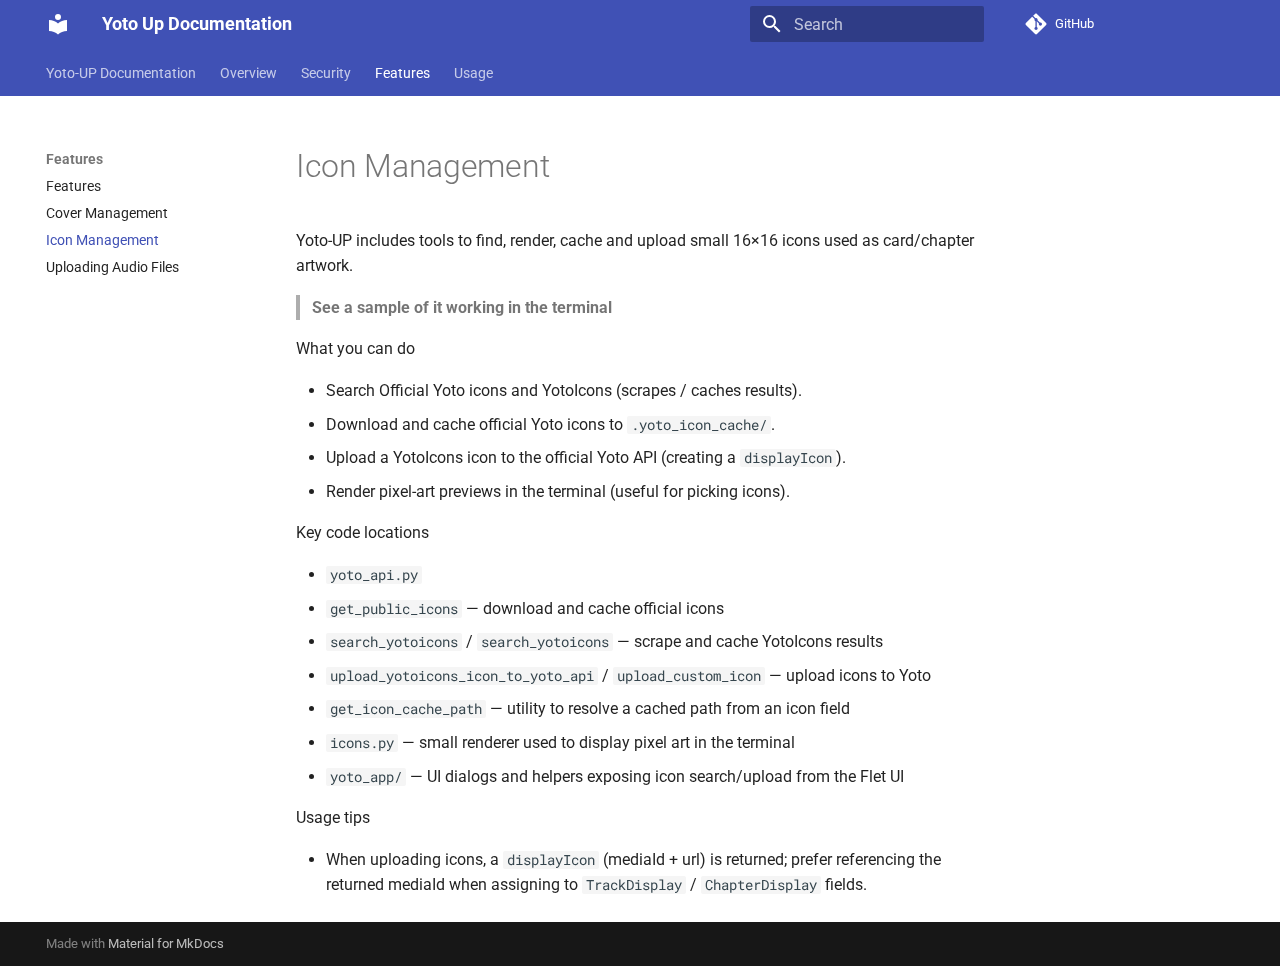
<file: features/icon_management/index.html>
<!doctype html>
<html lang="en" class="no-js">
  <head>
    
      <meta charset="utf-8">
      <meta name="viewport" content="width=device-width,initial-scale=1">
      
      
      
        <link rel="canonical" href="https://xkjq.github.io/yoto-up/features/icon_management/">
      
      
        <link rel="prev" href="../cover_management/">
      
      
        <link rel="next" href="../uploading/">
      
      
      <link rel="icon" href="../../assets/images/favicon.png">
      <meta name="generator" content="mkdocs-1.6.1, mkdocs-material-9.6.19">
    
    
      
        <title>Icon Management - Yoto Up Documentation</title>
      
    
    
      <link rel="stylesheet" href="../../assets/stylesheets/main.7e37652d.min.css">
      
      


    
    
      
    
    
      
        
        
        <link rel="preconnect" href="https://fonts.gstatic.com" crossorigin>
        <link rel="stylesheet" href="https://fonts.googleapis.com/css?family=Roboto:300,300i,400,400i,700,700i%7CRoboto+Mono:400,400i,700,700i&display=fallback">
        <style>:root{--md-text-font:"Roboto";--md-code-font:"Roboto Mono"}</style>
      
    
    
    <script>__md_scope=new URL("../..",location),__md_hash=e=>[...e].reduce(((e,_)=>(e<<5)-e+_.charCodeAt(0)),0),__md_get=(e,_=localStorage,t=__md_scope)=>JSON.parse(_.getItem(t.pathname+"."+e)),__md_set=(e,_,t=localStorage,a=__md_scope)=>{try{t.setItem(a.pathname+"."+e,JSON.stringify(_))}catch(e){}}</script>
    
      

    
    
    
  </head>
  
  
    <body dir="ltr">
  
    
    <input class="md-toggle" data-md-toggle="drawer" type="checkbox" id="__drawer" autocomplete="off">
    <input class="md-toggle" data-md-toggle="search" type="checkbox" id="__search" autocomplete="off">
    <label class="md-overlay" for="__drawer"></label>
    <div data-md-component="skip">
      
        
        <a href="#icon-management" class="md-skip">
          Skip to content
        </a>
      
    </div>
    <div data-md-component="announce">
      
    </div>
    
    
      

<header class="md-header" data-md-component="header">
  <nav class="md-header__inner md-grid" aria-label="Header">
    <a href="../.." title="Yoto Up Documentation" class="md-header__button md-logo" aria-label="Yoto Up Documentation" data-md-component="logo">
      
  
  <svg xmlns="http://www.w3.org/2000/svg" viewBox="0 0 24 24"><path d="M12 8a3 3 0 0 0 3-3 3 3 0 0 0-3-3 3 3 0 0 0-3 3 3 3 0 0 0 3 3m0 3.54C9.64 9.35 6.5 8 3 8v11c3.5 0 6.64 1.35 9 3.54 2.36-2.19 5.5-3.54 9-3.54V8c-3.5 0-6.64 1.35-9 3.54"/></svg>

    </a>
    <label class="md-header__button md-icon" for="__drawer">
      
      <svg xmlns="http://www.w3.org/2000/svg" viewBox="0 0 24 24"><path d="M3 6h18v2H3zm0 5h18v2H3zm0 5h18v2H3z"/></svg>
    </label>
    <div class="md-header__title" data-md-component="header-title">
      <div class="md-header__ellipsis">
        <div class="md-header__topic">
          <span class="md-ellipsis">
            Yoto Up Documentation
          </span>
        </div>
        <div class="md-header__topic" data-md-component="header-topic">
          <span class="md-ellipsis">
            
              Icon Management
            
          </span>
        </div>
      </div>
    </div>
    
    
      <script>var palette=__md_get("__palette");if(palette&&palette.color){if("(prefers-color-scheme)"===palette.color.media){var media=matchMedia("(prefers-color-scheme: light)"),input=document.querySelector(media.matches?"[data-md-color-media='(prefers-color-scheme: light)']":"[data-md-color-media='(prefers-color-scheme: dark)']");palette.color.media=input.getAttribute("data-md-color-media"),palette.color.scheme=input.getAttribute("data-md-color-scheme"),palette.color.primary=input.getAttribute("data-md-color-primary"),palette.color.accent=input.getAttribute("data-md-color-accent")}for(var[key,value]of Object.entries(palette.color))document.body.setAttribute("data-md-color-"+key,value)}</script>
    
    
    
      
      
        <label class="md-header__button md-icon" for="__search">
          
          <svg xmlns="http://www.w3.org/2000/svg" viewBox="0 0 24 24"><path d="M9.5 3A6.5 6.5 0 0 1 16 9.5c0 1.61-.59 3.09-1.56 4.23l.27.27h.79l5 5-1.5 1.5-5-5v-.79l-.27-.27A6.52 6.52 0 0 1 9.5 16 6.5 6.5 0 0 1 3 9.5 6.5 6.5 0 0 1 9.5 3m0 2C7 5 5 7 5 9.5S7 14 9.5 14 14 12 14 9.5 12 5 9.5 5"/></svg>
        </label>
        <div class="md-search" data-md-component="search" role="dialog">
  <label class="md-search__overlay" for="__search"></label>
  <div class="md-search__inner" role="search">
    <form class="md-search__form" name="search">
      <input type="text" class="md-search__input" name="query" aria-label="Search" placeholder="Search" autocapitalize="off" autocorrect="off" autocomplete="off" spellcheck="false" data-md-component="search-query" required>
      <label class="md-search__icon md-icon" for="__search">
        
        <svg xmlns="http://www.w3.org/2000/svg" viewBox="0 0 24 24"><path d="M9.5 3A6.5 6.5 0 0 1 16 9.5c0 1.61-.59 3.09-1.56 4.23l.27.27h.79l5 5-1.5 1.5-5-5v-.79l-.27-.27A6.52 6.52 0 0 1 9.5 16 6.5 6.5 0 0 1 3 9.5 6.5 6.5 0 0 1 9.5 3m0 2C7 5 5 7 5 9.5S7 14 9.5 14 14 12 14 9.5 12 5 9.5 5"/></svg>
        
        <svg xmlns="http://www.w3.org/2000/svg" viewBox="0 0 24 24"><path d="M20 11v2H8l5.5 5.5-1.42 1.42L4.16 12l7.92-7.92L13.5 5.5 8 11z"/></svg>
      </label>
      <nav class="md-search__options" aria-label="Search">
        
        <button type="reset" class="md-search__icon md-icon" title="Clear" aria-label="Clear" tabindex="-1">
          
          <svg xmlns="http://www.w3.org/2000/svg" viewBox="0 0 24 24"><path d="M19 6.41 17.59 5 12 10.59 6.41 5 5 6.41 10.59 12 5 17.59 6.41 19 12 13.41 17.59 19 19 17.59 13.41 12z"/></svg>
        </button>
      </nav>
      
    </form>
    <div class="md-search__output">
      <div class="md-search__scrollwrap" tabindex="0" data-md-scrollfix>
        <div class="md-search-result" data-md-component="search-result">
          <div class="md-search-result__meta">
            Initializing search
          </div>
          <ol class="md-search-result__list" role="presentation"></ol>
        </div>
      </div>
    </div>
  </div>
</div>
      
    
    
      <div class="md-header__source">
        <a href="https://github.com/xkjq/yoto-up" title="Go to repository" class="md-source" data-md-component="source">
  <div class="md-source__icon md-icon">
    
    <svg xmlns="http://www.w3.org/2000/svg" viewBox="0 0 448 512"><!--! Font Awesome Free 7.0.0 by @fontawesome - https://fontawesome.com License - https://fontawesome.com/license/free (Icons: CC BY 4.0, Fonts: SIL OFL 1.1, Code: MIT License) Copyright 2025 Fonticons, Inc.--><path fill="currentColor" d="M439.6 236.1 244 40.5c-5.4-5.5-12.8-8.5-20.4-8.5s-15 3-20.4 8.4L162.5 81l51.5 51.5c27.1-9.1 52.7 16.8 43.4 43.7l49.7 49.7c34.2-11.8 61.2 31 35.5 56.7-26.5 26.5-70.2-2.9-56-37.3L240.3 199v121.9c25.3 12.5 22.3 41.8 9.1 55-6.4 6.4-15.2 10.1-24.3 10.1s-17.8-3.6-24.3-10.1c-17.6-17.6-11.1-46.9 11.2-56v-123c-20.8-8.5-24.6-30.7-18.6-45L142.6 101 8.5 235.1C3 240.6 0 247.9 0 255.5s3 15 8.5 20.4l195.6 195.7c5.4 5.4 12.7 8.4 20.4 8.4s15-3 20.4-8.4l194.7-194.7c5.4-5.4 8.4-12.8 8.4-20.4s-3-15-8.4-20.4"/></svg>
  </div>
  <div class="md-source__repository">
    GitHub
  </div>
</a>
      </div>
    
  </nav>
  
</header>
    
    <div class="md-container" data-md-component="container">
      
      
        
          
            
<nav class="md-tabs" aria-label="Tabs" data-md-component="tabs">
  <div class="md-grid">
    <ul class="md-tabs__list">
      
        
  
  
  
  
    <li class="md-tabs__item">
      <a href="../.." class="md-tabs__link">
        
  
  
    
  
  Yoto-UP Documentation

      </a>
    </li>
  

      
        
  
  
  
  
    <li class="md-tabs__item">
      <a href="../../overview/" class="md-tabs__link">
        
  
  
    
  
  Overview

      </a>
    </li>
  

      
        
  
  
  
  
    <li class="md-tabs__item">
      <a href="../../security/" class="md-tabs__link">
        
  
  
    
  
  Security

      </a>
    </li>
  

      
        
  
  
  
    
  
  
    
    
      <li class="md-tabs__item md-tabs__item--active">
        <a href="../" class="md-tabs__link">
          
  
  
  Features

        </a>
      </li>
    
  

      
        
  
  
  
  
    
    
      <li class="md-tabs__item">
        <a href="../../usage/installation/" class="md-tabs__link">
          
  
  
  Usage

        </a>
      </li>
    
  

      
    </ul>
  </div>
</nav>
          
        
      
      <main class="md-main" data-md-component="main">
        <div class="md-main__inner md-grid">
          
            
              
              <div class="md-sidebar md-sidebar--primary" data-md-component="sidebar" data-md-type="navigation" >
                <div class="md-sidebar__scrollwrap">
                  <div class="md-sidebar__inner">
                    


  


<nav class="md-nav md-nav--primary md-nav--lifted" aria-label="Navigation" data-md-level="0">
  <label class="md-nav__title" for="__drawer">
    <a href="../.." title="Yoto Up Documentation" class="md-nav__button md-logo" aria-label="Yoto Up Documentation" data-md-component="logo">
      
  
  <svg xmlns="http://www.w3.org/2000/svg" viewBox="0 0 24 24"><path d="M12 8a3 3 0 0 0 3-3 3 3 0 0 0-3-3 3 3 0 0 0-3 3 3 3 0 0 0 3 3m0 3.54C9.64 9.35 6.5 8 3 8v11c3.5 0 6.64 1.35 9 3.54 2.36-2.19 5.5-3.54 9-3.54V8c-3.5 0-6.64 1.35-9 3.54"/></svg>

    </a>
    Yoto Up Documentation
  </label>
  
    <div class="md-nav__source">
      <a href="https://github.com/xkjq/yoto-up" title="Go to repository" class="md-source" data-md-component="source">
  <div class="md-source__icon md-icon">
    
    <svg xmlns="http://www.w3.org/2000/svg" viewBox="0 0 448 512"><!--! Font Awesome Free 7.0.0 by @fontawesome - https://fontawesome.com License - https://fontawesome.com/license/free (Icons: CC BY 4.0, Fonts: SIL OFL 1.1, Code: MIT License) Copyright 2025 Fonticons, Inc.--><path fill="currentColor" d="M439.6 236.1 244 40.5c-5.4-5.5-12.8-8.5-20.4-8.5s-15 3-20.4 8.4L162.5 81l51.5 51.5c27.1-9.1 52.7 16.8 43.4 43.7l49.7 49.7c34.2-11.8 61.2 31 35.5 56.7-26.5 26.5-70.2-2.9-56-37.3L240.3 199v121.9c25.3 12.5 22.3 41.8 9.1 55-6.4 6.4-15.2 10.1-24.3 10.1s-17.8-3.6-24.3-10.1c-17.6-17.6-11.1-46.9 11.2-56v-123c-20.8-8.5-24.6-30.7-18.6-45L142.6 101 8.5 235.1C3 240.6 0 247.9 0 255.5s3 15 8.5 20.4l195.6 195.7c5.4 5.4 12.7 8.4 20.4 8.4s15-3 20.4-8.4l194.7-194.7c5.4-5.4 8.4-12.8 8.4-20.4s-3-15-8.4-20.4"/></svg>
  </div>
  <div class="md-source__repository">
    GitHub
  </div>
</a>
    </div>
  
  <ul class="md-nav__list" data-md-scrollfix>
    
      
      
  
  
  
  
    <li class="md-nav__item">
      <a href="../.." class="md-nav__link">
        
  
  
  <span class="md-ellipsis">
    Yoto-UP Documentation
    
  </span>
  

      </a>
    </li>
  

    
      
      
  
  
  
  
    <li class="md-nav__item">
      <a href="../../overview/" class="md-nav__link">
        
  
  
  <span class="md-ellipsis">
    Overview
    
  </span>
  

      </a>
    </li>
  

    
      
      
  
  
  
  
    <li class="md-nav__item">
      <a href="../../security/" class="md-nav__link">
        
  
  
  <span class="md-ellipsis">
    Security
    
  </span>
  

      </a>
    </li>
  

    
      
      
  
  
    
  
  
  
    
    
    
    
      
        
        
      
      
    
    
    <li class="md-nav__item md-nav__item--active md-nav__item--section md-nav__item--nested">
      
        
        
        <input class="md-nav__toggle md-toggle " type="checkbox" id="__nav_4" checked>
        
          
          <label class="md-nav__link" for="__nav_4" id="__nav_4_label" tabindex="">
            
  
  
  <span class="md-ellipsis">
    Features
    
  </span>
  

            <span class="md-nav__icon md-icon"></span>
          </label>
        
        <nav class="md-nav" data-md-level="1" aria-labelledby="__nav_4_label" aria-expanded="true">
          <label class="md-nav__title" for="__nav_4">
            <span class="md-nav__icon md-icon"></span>
            Features
          </label>
          <ul class="md-nav__list" data-md-scrollfix>
            
              
                
  
  
  
  
    <li class="md-nav__item">
      <a href="../" class="md-nav__link">
        
  
  
  <span class="md-ellipsis">
    Features
    
  </span>
  

      </a>
    </li>
  

              
            
              
                
  
  
  
  
    <li class="md-nav__item">
      <a href="../cover_management/" class="md-nav__link">
        
  
  
  <span class="md-ellipsis">
    Cover Management
    
  </span>
  

      </a>
    </li>
  

              
            
              
                
  
  
    
  
  
  
    <li class="md-nav__item md-nav__item--active">
      
      <input class="md-nav__toggle md-toggle" type="checkbox" id="__toc">
      
      
        
      
      
      <a href="./" class="md-nav__link md-nav__link--active">
        
  
  
  <span class="md-ellipsis">
    Icon Management
    
  </span>
  

      </a>
      
    </li>
  

              
            
              
                
  
  
  
  
    <li class="md-nav__item">
      <a href="../uploading/" class="md-nav__link">
        
  
  
  <span class="md-ellipsis">
    Uploading Audio Files
    
  </span>
  

      </a>
    </li>
  

              
            
          </ul>
        </nav>
      
    </li>
  

    
      
      
  
  
  
  
    
    
    
    
      
      
    
    
    <li class="md-nav__item md-nav__item--nested">
      
        
        
        <input class="md-nav__toggle md-toggle " type="checkbox" id="__nav_5" >
        
          
          <label class="md-nav__link" for="__nav_5" id="__nav_5_label" tabindex="0">
            
  
  
  <span class="md-ellipsis">
    Usage
    
  </span>
  

            <span class="md-nav__icon md-icon"></span>
          </label>
        
        <nav class="md-nav" data-md-level="1" aria-labelledby="__nav_5_label" aria-expanded="false">
          <label class="md-nav__title" for="__nav_5">
            <span class="md-nav__icon md-icon"></span>
            Usage
          </label>
          <ul class="md-nav__list" data-md-scrollfix>
            
              
                
  
  
  
  
    <li class="md-nav__item">
      <a href="../../usage/installation/" class="md-nav__link">
        
  
  
  <span class="md-ellipsis">
    Installation
    
  </span>
  

      </a>
    </li>
  

              
            
              
                
  
  
  
  
    <li class="md-nav__item">
      <a href="../../usage/usage/" class="md-nav__link">
        
  
  
  <span class="md-ellipsis">
    Usage
    
  </span>
  

      </a>
    </li>
  

              
            
          </ul>
        </nav>
      
    </li>
  

    
  </ul>
</nav>
                  </div>
                </div>
              </div>
            
            
              
              <div class="md-sidebar md-sidebar--secondary" data-md-component="sidebar" data-md-type="toc" >
                <div class="md-sidebar__scrollwrap">
                  <div class="md-sidebar__inner">
                    

<nav class="md-nav md-nav--secondary" aria-label="Table of contents">
  
  
  
    
  
  
</nav>
                  </div>
                </div>
              </div>
            
          
          
            <div class="md-content" data-md-component="content">
              <article class="md-content__inner md-typeset">
                
                  


  
  


<h1 id="icon-management">Icon Management</h1>
<p>Yoto-UP includes tools to find, render, cache and upload small 16×16 icons used as card/chapter artwork.</p>
<blockquote>
<p><strong>See a sample of it working in the terminal</strong></p>
<p><script src="https://asciinema.org/a/ebXKat85slfP1ayc76wWJycsB.js" id="asciicast-ebXKat85slfP1ayc76wWJycsB" async="true"></script>
</p>
</blockquote>
<p>What you can do</p>
<ul>
<li>Search Official Yoto icons and YotoIcons (scrapes / caches results).</li>
<li>Download and cache official Yoto icons to <code>.yoto_icon_cache/</code>.</li>
<li>Upload a YotoIcons icon to the official Yoto API (creating a <code>displayIcon</code>).</li>
<li>Render pixel-art previews in the terminal (useful for picking icons).</li>
</ul>
<p>Key code locations</p>
<ul>
<li><code>yoto_api.py</code></li>
<li><code>get_public_icons</code> — download and cache official icons</li>
<li><code>search_yotoicons</code> / <code>search_yotoicons</code> — scrape and cache YotoIcons results</li>
<li><code>upload_yotoicons_icon_to_yoto_api</code> / <code>upload_custom_icon</code> — upload icons to Yoto</li>
<li>
<p><code>get_icon_cache_path</code> — utility to resolve a cached path from an icon field</p>
</li>
<li>
<p><code>icons.py</code> — small renderer used to display pixel art in the terminal</p>
</li>
<li><code>yoto_app/</code> — UI dialogs and helpers exposing icon search/upload from the Flet UI</li>
</ul>
<p>Usage tips</p>
<ul>
<li>When uploading icons, a <code>displayIcon</code> (mediaId + url) is returned; prefer referencing the returned mediaId when assigning to <code>TrackDisplay</code> / <code>ChapterDisplay</code> fields.</li>
</ul>












                
              </article>
            </div>
          
          
<script>var target=document.getElementById(location.hash.slice(1));target&&target.name&&(target.checked=target.name.startsWith("__tabbed_"))</script>
        </div>
        
      </main>
      
        <footer class="md-footer">
  
  <div class="md-footer-meta md-typeset">
    <div class="md-footer-meta__inner md-grid">
      <div class="md-copyright">
  
  
    Made with
    <a href="https://squidfunk.github.io/mkdocs-material/" target="_blank" rel="noopener">
      Material for MkDocs
    </a>
  
</div>
      
    </div>
  </div>
</footer>
      
    </div>
    <div class="md-dialog" data-md-component="dialog">
      <div class="md-dialog__inner md-typeset"></div>
    </div>
    
    
    
      
      <script id="__config" type="application/json">{"base": "../..", "features": ["navigation.tabs"], "search": "../../assets/javascripts/workers/search.973d3a69.min.js", "tags": null, "translations": {"clipboard.copied": "Copied to clipboard", "clipboard.copy": "Copy to clipboard", "search.result.more.one": "1 more on this page", "search.result.more.other": "# more on this page", "search.result.none": "No matching documents", "search.result.one": "1 matching document", "search.result.other": "# matching documents", "search.result.placeholder": "Type to start searching", "search.result.term.missing": "Missing", "select.version": "Select version"}, "version": null}</script>
    
    
      <script src="../../assets/javascripts/bundle.92b07e13.min.js"></script>
      
    
  </body>
</html>
</file>
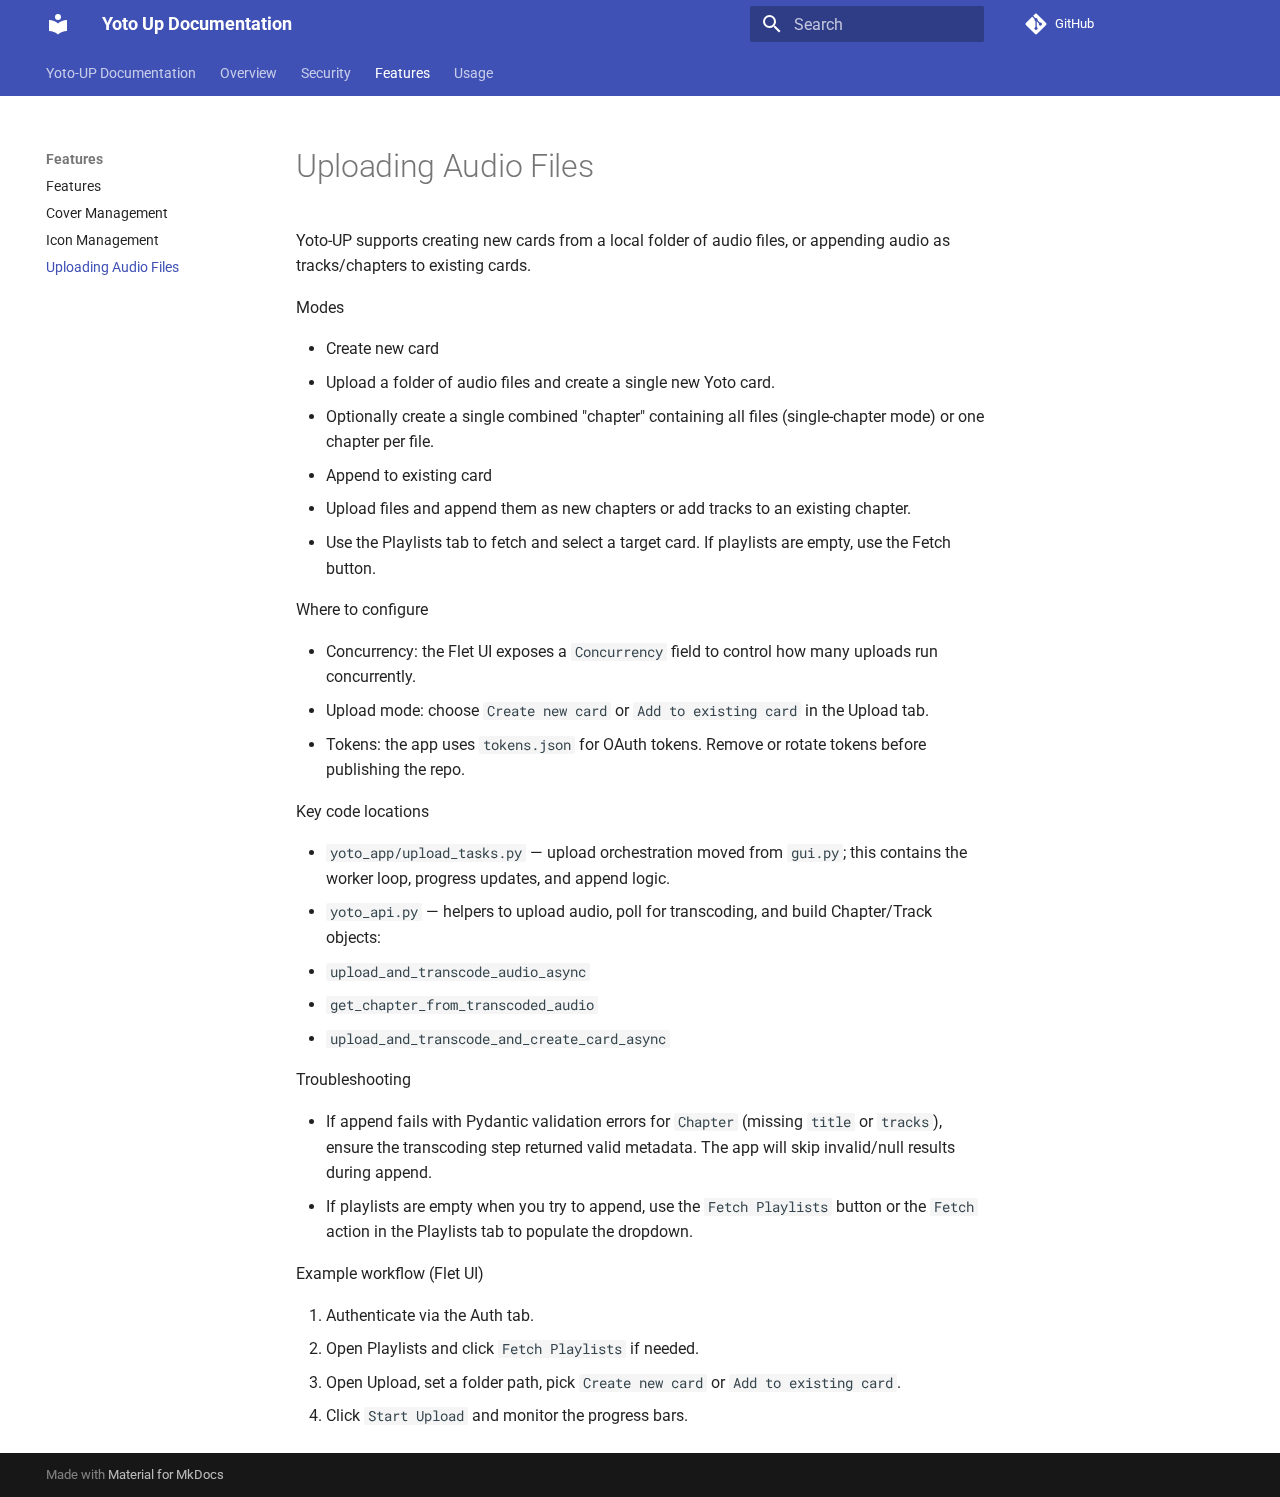
<file: features/uploading/index.html>
<!doctype html>
<html lang="en" class="no-js">
  <head>
    
      <meta charset="utf-8">
      <meta name="viewport" content="width=device-width,initial-scale=1">
      
      
      
        <link rel="canonical" href="https://xkjq.github.io/yoto-up/features/uploading/">
      
      
        <link rel="prev" href="../icon_management/">
      
      
        <link rel="next" href="../../usage/installation/">
      
      
      <link rel="icon" href="../../assets/images/favicon.png">
      <meta name="generator" content="mkdocs-1.6.1, mkdocs-material-9.6.19">
    
    
      
        <title>Uploading Audio Files - Yoto Up Documentation</title>
      
    
    
      <link rel="stylesheet" href="../../assets/stylesheets/main.7e37652d.min.css">
      
      


    
    
      
    
    
      
        
        
        <link rel="preconnect" href="https://fonts.gstatic.com" crossorigin>
        <link rel="stylesheet" href="https://fonts.googleapis.com/css?family=Roboto:300,300i,400,400i,700,700i%7CRoboto+Mono:400,400i,700,700i&display=fallback">
        <style>:root{--md-text-font:"Roboto";--md-code-font:"Roboto Mono"}</style>
      
    
    
    <script>__md_scope=new URL("../..",location),__md_hash=e=>[...e].reduce(((e,_)=>(e<<5)-e+_.charCodeAt(0)),0),__md_get=(e,_=localStorage,t=__md_scope)=>JSON.parse(_.getItem(t.pathname+"."+e)),__md_set=(e,_,t=localStorage,a=__md_scope)=>{try{t.setItem(a.pathname+"."+e,JSON.stringify(_))}catch(e){}}</script>
    
      

    
    
    
  </head>
  
  
    <body dir="ltr">
  
    
    <input class="md-toggle" data-md-toggle="drawer" type="checkbox" id="__drawer" autocomplete="off">
    <input class="md-toggle" data-md-toggle="search" type="checkbox" id="__search" autocomplete="off">
    <label class="md-overlay" for="__drawer"></label>
    <div data-md-component="skip">
      
        
        <a href="#uploading-audio-files" class="md-skip">
          Skip to content
        </a>
      
    </div>
    <div data-md-component="announce">
      
    </div>
    
    
      

<header class="md-header" data-md-component="header">
  <nav class="md-header__inner md-grid" aria-label="Header">
    <a href="../.." title="Yoto Up Documentation" class="md-header__button md-logo" aria-label="Yoto Up Documentation" data-md-component="logo">
      
  
  <svg xmlns="http://www.w3.org/2000/svg" viewBox="0 0 24 24"><path d="M12 8a3 3 0 0 0 3-3 3 3 0 0 0-3-3 3 3 0 0 0-3 3 3 3 0 0 0 3 3m0 3.54C9.64 9.35 6.5 8 3 8v11c3.5 0 6.64 1.35 9 3.54 2.36-2.19 5.5-3.54 9-3.54V8c-3.5 0-6.64 1.35-9 3.54"/></svg>

    </a>
    <label class="md-header__button md-icon" for="__drawer">
      
      <svg xmlns="http://www.w3.org/2000/svg" viewBox="0 0 24 24"><path d="M3 6h18v2H3zm0 5h18v2H3zm0 5h18v2H3z"/></svg>
    </label>
    <div class="md-header__title" data-md-component="header-title">
      <div class="md-header__ellipsis">
        <div class="md-header__topic">
          <span class="md-ellipsis">
            Yoto Up Documentation
          </span>
        </div>
        <div class="md-header__topic" data-md-component="header-topic">
          <span class="md-ellipsis">
            
              Uploading Audio Files
            
          </span>
        </div>
      </div>
    </div>
    
    
      <script>var palette=__md_get("__palette");if(palette&&palette.color){if("(prefers-color-scheme)"===palette.color.media){var media=matchMedia("(prefers-color-scheme: light)"),input=document.querySelector(media.matches?"[data-md-color-media='(prefers-color-scheme: light)']":"[data-md-color-media='(prefers-color-scheme: dark)']");palette.color.media=input.getAttribute("data-md-color-media"),palette.color.scheme=input.getAttribute("data-md-color-scheme"),palette.color.primary=input.getAttribute("data-md-color-primary"),palette.color.accent=input.getAttribute("data-md-color-accent")}for(var[key,value]of Object.entries(palette.color))document.body.setAttribute("data-md-color-"+key,value)}</script>
    
    
    
      
      
        <label class="md-header__button md-icon" for="__search">
          
          <svg xmlns="http://www.w3.org/2000/svg" viewBox="0 0 24 24"><path d="M9.5 3A6.5 6.5 0 0 1 16 9.5c0 1.61-.59 3.09-1.56 4.23l.27.27h.79l5 5-1.5 1.5-5-5v-.79l-.27-.27A6.52 6.52 0 0 1 9.5 16 6.5 6.5 0 0 1 3 9.5 6.5 6.5 0 0 1 9.5 3m0 2C7 5 5 7 5 9.5S7 14 9.5 14 14 12 14 9.5 12 5 9.5 5"/></svg>
        </label>
        <div class="md-search" data-md-component="search" role="dialog">
  <label class="md-search__overlay" for="__search"></label>
  <div class="md-search__inner" role="search">
    <form class="md-search__form" name="search">
      <input type="text" class="md-search__input" name="query" aria-label="Search" placeholder="Search" autocapitalize="off" autocorrect="off" autocomplete="off" spellcheck="false" data-md-component="search-query" required>
      <label class="md-search__icon md-icon" for="__search">
        
        <svg xmlns="http://www.w3.org/2000/svg" viewBox="0 0 24 24"><path d="M9.5 3A6.5 6.5 0 0 1 16 9.5c0 1.61-.59 3.09-1.56 4.23l.27.27h.79l5 5-1.5 1.5-5-5v-.79l-.27-.27A6.52 6.52 0 0 1 9.5 16 6.5 6.5 0 0 1 3 9.5 6.5 6.5 0 0 1 9.5 3m0 2C7 5 5 7 5 9.5S7 14 9.5 14 14 12 14 9.5 12 5 9.5 5"/></svg>
        
        <svg xmlns="http://www.w3.org/2000/svg" viewBox="0 0 24 24"><path d="M20 11v2H8l5.5 5.5-1.42 1.42L4.16 12l7.92-7.92L13.5 5.5 8 11z"/></svg>
      </label>
      <nav class="md-search__options" aria-label="Search">
        
        <button type="reset" class="md-search__icon md-icon" title="Clear" aria-label="Clear" tabindex="-1">
          
          <svg xmlns="http://www.w3.org/2000/svg" viewBox="0 0 24 24"><path d="M19 6.41 17.59 5 12 10.59 6.41 5 5 6.41 10.59 12 5 17.59 6.41 19 12 13.41 17.59 19 19 17.59 13.41 12z"/></svg>
        </button>
      </nav>
      
    </form>
    <div class="md-search__output">
      <div class="md-search__scrollwrap" tabindex="0" data-md-scrollfix>
        <div class="md-search-result" data-md-component="search-result">
          <div class="md-search-result__meta">
            Initializing search
          </div>
          <ol class="md-search-result__list" role="presentation"></ol>
        </div>
      </div>
    </div>
  </div>
</div>
      
    
    
      <div class="md-header__source">
        <a href="https://github.com/xkjq/yoto-up" title="Go to repository" class="md-source" data-md-component="source">
  <div class="md-source__icon md-icon">
    
    <svg xmlns="http://www.w3.org/2000/svg" viewBox="0 0 448 512"><!--! Font Awesome Free 7.0.0 by @fontawesome - https://fontawesome.com License - https://fontawesome.com/license/free (Icons: CC BY 4.0, Fonts: SIL OFL 1.1, Code: MIT License) Copyright 2025 Fonticons, Inc.--><path fill="currentColor" d="M439.6 236.1 244 40.5c-5.4-5.5-12.8-8.5-20.4-8.5s-15 3-20.4 8.4L162.5 81l51.5 51.5c27.1-9.1 52.7 16.8 43.4 43.7l49.7 49.7c34.2-11.8 61.2 31 35.5 56.7-26.5 26.5-70.2-2.9-56-37.3L240.3 199v121.9c25.3 12.5 22.3 41.8 9.1 55-6.4 6.4-15.2 10.1-24.3 10.1s-17.8-3.6-24.3-10.1c-17.6-17.6-11.1-46.9 11.2-56v-123c-20.8-8.5-24.6-30.7-18.6-45L142.6 101 8.5 235.1C3 240.6 0 247.9 0 255.5s3 15 8.5 20.4l195.6 195.7c5.4 5.4 12.7 8.4 20.4 8.4s15-3 20.4-8.4l194.7-194.7c5.4-5.4 8.4-12.8 8.4-20.4s-3-15-8.4-20.4"/></svg>
  </div>
  <div class="md-source__repository">
    GitHub
  </div>
</a>
      </div>
    
  </nav>
  
</header>
    
    <div class="md-container" data-md-component="container">
      
      
        
          
            
<nav class="md-tabs" aria-label="Tabs" data-md-component="tabs">
  <div class="md-grid">
    <ul class="md-tabs__list">
      
        
  
  
  
  
    <li class="md-tabs__item">
      <a href="../.." class="md-tabs__link">
        
  
  
    
  
  Yoto-UP Documentation

      </a>
    </li>
  

      
        
  
  
  
  
    <li class="md-tabs__item">
      <a href="../../overview/" class="md-tabs__link">
        
  
  
    
  
  Overview

      </a>
    </li>
  

      
        
  
  
  
  
    <li class="md-tabs__item">
      <a href="../../security/" class="md-tabs__link">
        
  
  
    
  
  Security

      </a>
    </li>
  

      
        
  
  
  
    
  
  
    
    
      <li class="md-tabs__item md-tabs__item--active">
        <a href="../" class="md-tabs__link">
          
  
  
  Features

        </a>
      </li>
    
  

      
        
  
  
  
  
    
    
      <li class="md-tabs__item">
        <a href="../../usage/installation/" class="md-tabs__link">
          
  
  
  Usage

        </a>
      </li>
    
  

      
    </ul>
  </div>
</nav>
          
        
      
      <main class="md-main" data-md-component="main">
        <div class="md-main__inner md-grid">
          
            
              
              <div class="md-sidebar md-sidebar--primary" data-md-component="sidebar" data-md-type="navigation" >
                <div class="md-sidebar__scrollwrap">
                  <div class="md-sidebar__inner">
                    


  


<nav class="md-nav md-nav--primary md-nav--lifted" aria-label="Navigation" data-md-level="0">
  <label class="md-nav__title" for="__drawer">
    <a href="../.." title="Yoto Up Documentation" class="md-nav__button md-logo" aria-label="Yoto Up Documentation" data-md-component="logo">
      
  
  <svg xmlns="http://www.w3.org/2000/svg" viewBox="0 0 24 24"><path d="M12 8a3 3 0 0 0 3-3 3 3 0 0 0-3-3 3 3 0 0 0-3 3 3 3 0 0 0 3 3m0 3.54C9.64 9.35 6.5 8 3 8v11c3.5 0 6.64 1.35 9 3.54 2.36-2.19 5.5-3.54 9-3.54V8c-3.5 0-6.64 1.35-9 3.54"/></svg>

    </a>
    Yoto Up Documentation
  </label>
  
    <div class="md-nav__source">
      <a href="https://github.com/xkjq/yoto-up" title="Go to repository" class="md-source" data-md-component="source">
  <div class="md-source__icon md-icon">
    
    <svg xmlns="http://www.w3.org/2000/svg" viewBox="0 0 448 512"><!--! Font Awesome Free 7.0.0 by @fontawesome - https://fontawesome.com License - https://fontawesome.com/license/free (Icons: CC BY 4.0, Fonts: SIL OFL 1.1, Code: MIT License) Copyright 2025 Fonticons, Inc.--><path fill="currentColor" d="M439.6 236.1 244 40.5c-5.4-5.5-12.8-8.5-20.4-8.5s-15 3-20.4 8.4L162.5 81l51.5 51.5c27.1-9.1 52.7 16.8 43.4 43.7l49.7 49.7c34.2-11.8 61.2 31 35.5 56.7-26.5 26.5-70.2-2.9-56-37.3L240.3 199v121.9c25.3 12.5 22.3 41.8 9.1 55-6.4 6.4-15.2 10.1-24.3 10.1s-17.8-3.6-24.3-10.1c-17.6-17.6-11.1-46.9 11.2-56v-123c-20.8-8.5-24.6-30.7-18.6-45L142.6 101 8.5 235.1C3 240.6 0 247.9 0 255.5s3 15 8.5 20.4l195.6 195.7c5.4 5.4 12.7 8.4 20.4 8.4s15-3 20.4-8.4l194.7-194.7c5.4-5.4 8.4-12.8 8.4-20.4s-3-15-8.4-20.4"/></svg>
  </div>
  <div class="md-source__repository">
    GitHub
  </div>
</a>
    </div>
  
  <ul class="md-nav__list" data-md-scrollfix>
    
      
      
  
  
  
  
    <li class="md-nav__item">
      <a href="../.." class="md-nav__link">
        
  
  
  <span class="md-ellipsis">
    Yoto-UP Documentation
    
  </span>
  

      </a>
    </li>
  

    
      
      
  
  
  
  
    <li class="md-nav__item">
      <a href="../../overview/" class="md-nav__link">
        
  
  
  <span class="md-ellipsis">
    Overview
    
  </span>
  

      </a>
    </li>
  

    
      
      
  
  
  
  
    <li class="md-nav__item">
      <a href="../../security/" class="md-nav__link">
        
  
  
  <span class="md-ellipsis">
    Security
    
  </span>
  

      </a>
    </li>
  

    
      
      
  
  
    
  
  
  
    
    
    
    
      
        
        
      
      
    
    
    <li class="md-nav__item md-nav__item--active md-nav__item--section md-nav__item--nested">
      
        
        
        <input class="md-nav__toggle md-toggle " type="checkbox" id="__nav_4" checked>
        
          
          <label class="md-nav__link" for="__nav_4" id="__nav_4_label" tabindex="">
            
  
  
  <span class="md-ellipsis">
    Features
    
  </span>
  

            <span class="md-nav__icon md-icon"></span>
          </label>
        
        <nav class="md-nav" data-md-level="1" aria-labelledby="__nav_4_label" aria-expanded="true">
          <label class="md-nav__title" for="__nav_4">
            <span class="md-nav__icon md-icon"></span>
            Features
          </label>
          <ul class="md-nav__list" data-md-scrollfix>
            
              
                
  
  
  
  
    <li class="md-nav__item">
      <a href="../" class="md-nav__link">
        
  
  
  <span class="md-ellipsis">
    Features
    
  </span>
  

      </a>
    </li>
  

              
            
              
                
  
  
  
  
    <li class="md-nav__item">
      <a href="../cover_management/" class="md-nav__link">
        
  
  
  <span class="md-ellipsis">
    Cover Management
    
  </span>
  

      </a>
    </li>
  

              
            
              
                
  
  
  
  
    <li class="md-nav__item">
      <a href="../icon_management/" class="md-nav__link">
        
  
  
  <span class="md-ellipsis">
    Icon Management
    
  </span>
  

      </a>
    </li>
  

              
            
              
                
  
  
    
  
  
  
    <li class="md-nav__item md-nav__item--active">
      
      <input class="md-nav__toggle md-toggle" type="checkbox" id="__toc">
      
      
        
      
      
      <a href="./" class="md-nav__link md-nav__link--active">
        
  
  
  <span class="md-ellipsis">
    Uploading Audio Files
    
  </span>
  

      </a>
      
    </li>
  

              
            
          </ul>
        </nav>
      
    </li>
  

    
      
      
  
  
  
  
    
    
    
    
      
      
    
    
    <li class="md-nav__item md-nav__item--nested">
      
        
        
        <input class="md-nav__toggle md-toggle " type="checkbox" id="__nav_5" >
        
          
          <label class="md-nav__link" for="__nav_5" id="__nav_5_label" tabindex="0">
            
  
  
  <span class="md-ellipsis">
    Usage
    
  </span>
  

            <span class="md-nav__icon md-icon"></span>
          </label>
        
        <nav class="md-nav" data-md-level="1" aria-labelledby="__nav_5_label" aria-expanded="false">
          <label class="md-nav__title" for="__nav_5">
            <span class="md-nav__icon md-icon"></span>
            Usage
          </label>
          <ul class="md-nav__list" data-md-scrollfix>
            
              
                
  
  
  
  
    <li class="md-nav__item">
      <a href="../../usage/installation/" class="md-nav__link">
        
  
  
  <span class="md-ellipsis">
    Installation
    
  </span>
  

      </a>
    </li>
  

              
            
              
                
  
  
  
  
    <li class="md-nav__item">
      <a href="../../usage/usage/" class="md-nav__link">
        
  
  
  <span class="md-ellipsis">
    Usage
    
  </span>
  

      </a>
    </li>
  

              
            
          </ul>
        </nav>
      
    </li>
  

    
  </ul>
</nav>
                  </div>
                </div>
              </div>
            
            
              
              <div class="md-sidebar md-sidebar--secondary" data-md-component="sidebar" data-md-type="toc" >
                <div class="md-sidebar__scrollwrap">
                  <div class="md-sidebar__inner">
                    

<nav class="md-nav md-nav--secondary" aria-label="Table of contents">
  
  
  
    
  
  
</nav>
                  </div>
                </div>
              </div>
            
          
          
            <div class="md-content" data-md-component="content">
              <article class="md-content__inner md-typeset">
                
                  


  
  


<h1 id="uploading-audio-files">Uploading Audio Files</h1>
<p>Yoto-UP supports creating new cards from a local folder of audio files, or appending audio as tracks/chapters to existing cards.</p>
<p>Modes</p>
<ul>
<li>Create new card</li>
<li>Upload a folder of audio files and create a single new Yoto card.</li>
<li>
<p>Optionally create a single combined "chapter" containing all files (single-chapter mode) or one chapter per file.</p>
</li>
<li>
<p>Append to existing card</p>
</li>
<li>Upload files and append them as new chapters or add tracks to an existing chapter.</li>
<li>Use the Playlists tab to fetch and select a target card. If playlists are empty, use the Fetch button.</li>
</ul>
<p>Where to configure</p>
<ul>
<li>Concurrency: the Flet UI exposes a <code>Concurrency</code> field to control how many uploads run concurrently.</li>
<li>Upload mode: choose <code>Create new card</code> or <code>Add to existing card</code> in the Upload tab.</li>
<li>Tokens: the app uses <code>tokens.json</code> for OAuth tokens. Remove or rotate tokens before publishing the repo.</li>
</ul>
<p>Key code locations</p>
<ul>
<li><code>yoto_app/upload_tasks.py</code> — upload orchestration moved from <code>gui.py</code>; this contains the worker loop, progress updates, and append logic.</li>
<li><code>yoto_api.py</code> — helpers to upload audio, poll for transcoding, and build Chapter/Track objects:</li>
<li><code>upload_and_transcode_audio_async</code></li>
<li><code>get_chapter_from_transcoded_audio</code></li>
<li><code>upload_and_transcode_and_create_card_async</code></li>
</ul>
<p>Troubleshooting</p>
<ul>
<li>If append fails with Pydantic validation errors for <code>Chapter</code> (missing <code>title</code> or <code>tracks</code>), ensure the transcoding step returned valid metadata. The app will skip invalid/null results during append.</li>
<li>If playlists are empty when you try to append, use the <code>Fetch Playlists</code> button or the <code>Fetch</code> action in the Playlists tab to populate the dropdown.</li>
</ul>
<p>Example workflow (Flet UI)</p>
<ol>
<li>Authenticate via the Auth tab.</li>
<li>Open Playlists and click <code>Fetch Playlists</code> if needed.</li>
<li>Open Upload, set a folder path, pick <code>Create new card</code> or <code>Add to existing card</code>.</li>
<li>Click <code>Start Upload</code> and monitor the progress bars.</li>
</ol>












                
              </article>
            </div>
          
          
<script>var target=document.getElementById(location.hash.slice(1));target&&target.name&&(target.checked=target.name.startsWith("__tabbed_"))</script>
        </div>
        
      </main>
      
        <footer class="md-footer">
  
  <div class="md-footer-meta md-typeset">
    <div class="md-footer-meta__inner md-grid">
      <div class="md-copyright">
  
  
    Made with
    <a href="https://squidfunk.github.io/mkdocs-material/" target="_blank" rel="noopener">
      Material for MkDocs
    </a>
  
</div>
      
    </div>
  </div>
</footer>
      
    </div>
    <div class="md-dialog" data-md-component="dialog">
      <div class="md-dialog__inner md-typeset"></div>
    </div>
    
    
    
      
      <script id="__config" type="application/json">{"base": "../..", "features": ["navigation.tabs"], "search": "../../assets/javascripts/workers/search.973d3a69.min.js", "tags": null, "translations": {"clipboard.copied": "Copied to clipboard", "clipboard.copy": "Copy to clipboard", "search.result.more.one": "1 more on this page", "search.result.more.other": "# more on this page", "search.result.none": "No matching documents", "search.result.one": "1 matching document", "search.result.other": "# matching documents", "search.result.placeholder": "Type to start searching", "search.result.term.missing": "Missing", "select.version": "Select version"}, "version": null}</script>
    
    
      <script src="../../assets/javascripts/bundle.92b07e13.min.js"></script>
      
    
  </body>
</html>
</file>
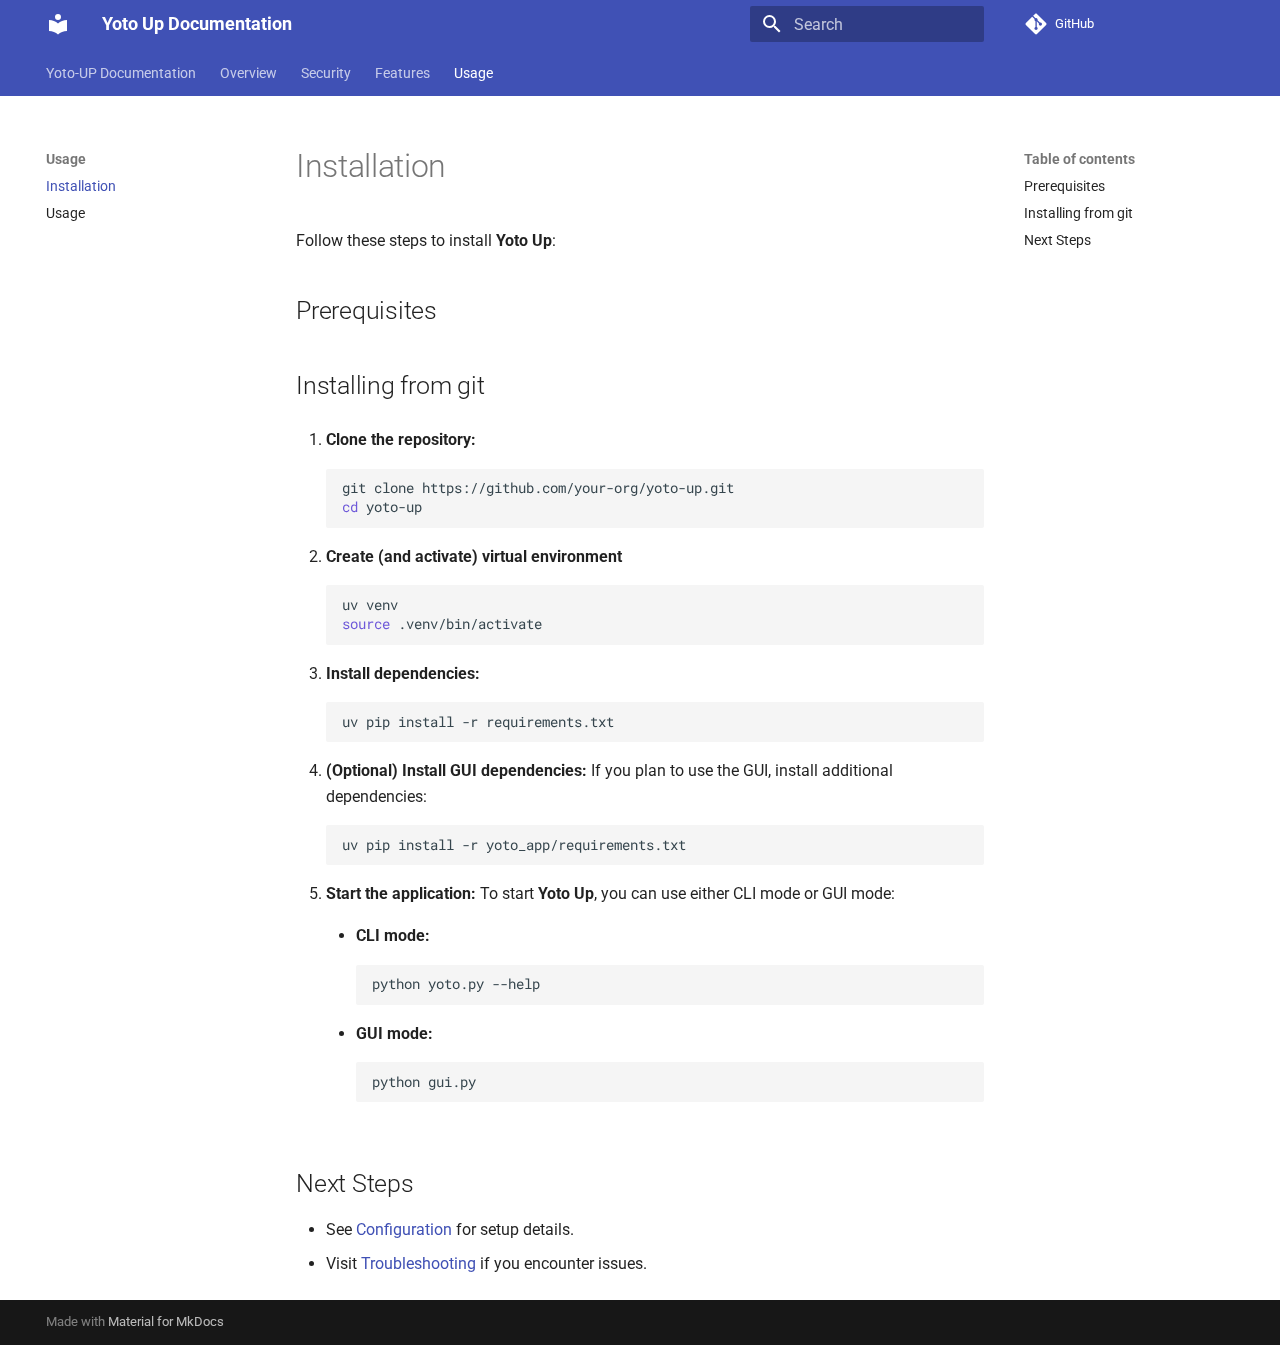
<file: usage/installation/index.html>
<!doctype html>
<html lang="en" class="no-js">
  <head>
    
      <meta charset="utf-8">
      <meta name="viewport" content="width=device-width,initial-scale=1">
      
      
      
        <link rel="canonical" href="https://xkjq.github.io/yoto-up/usage/installation/">
      
      
        <link rel="prev" href="../../features/uploading/">
      
      
        <link rel="next" href="../usage/">
      
      
      <link rel="icon" href="../../assets/images/favicon.png">
      <meta name="generator" content="mkdocs-1.6.1, mkdocs-material-9.6.19">
    
    
      
        <title>Installation - Yoto Up Documentation</title>
      
    
    
      <link rel="stylesheet" href="../../assets/stylesheets/main.7e37652d.min.css">
      
      


    
    
      
    
    
      
        
        
        <link rel="preconnect" href="https://fonts.gstatic.com" crossorigin>
        <link rel="stylesheet" href="https://fonts.googleapis.com/css?family=Roboto:300,300i,400,400i,700,700i%7CRoboto+Mono:400,400i,700,700i&display=fallback">
        <style>:root{--md-text-font:"Roboto";--md-code-font:"Roboto Mono"}</style>
      
    
    
    <script>__md_scope=new URL("../..",location),__md_hash=e=>[...e].reduce(((e,_)=>(e<<5)-e+_.charCodeAt(0)),0),__md_get=(e,_=localStorage,t=__md_scope)=>JSON.parse(_.getItem(t.pathname+"."+e)),__md_set=(e,_,t=localStorage,a=__md_scope)=>{try{t.setItem(a.pathname+"."+e,JSON.stringify(_))}catch(e){}}</script>
    
      

    
    
    
  </head>
  
  
    <body dir="ltr">
  
    
    <input class="md-toggle" data-md-toggle="drawer" type="checkbox" id="__drawer" autocomplete="off">
    <input class="md-toggle" data-md-toggle="search" type="checkbox" id="__search" autocomplete="off">
    <label class="md-overlay" for="__drawer"></label>
    <div data-md-component="skip">
      
        
        <a href="#installation" class="md-skip">
          Skip to content
        </a>
      
    </div>
    <div data-md-component="announce">
      
    </div>
    
    
      

<header class="md-header" data-md-component="header">
  <nav class="md-header__inner md-grid" aria-label="Header">
    <a href="../.." title="Yoto Up Documentation" class="md-header__button md-logo" aria-label="Yoto Up Documentation" data-md-component="logo">
      
  
  <svg xmlns="http://www.w3.org/2000/svg" viewBox="0 0 24 24"><path d="M12 8a3 3 0 0 0 3-3 3 3 0 0 0-3-3 3 3 0 0 0-3 3 3 3 0 0 0 3 3m0 3.54C9.64 9.35 6.5 8 3 8v11c3.5 0 6.64 1.35 9 3.54 2.36-2.19 5.5-3.54 9-3.54V8c-3.5 0-6.64 1.35-9 3.54"/></svg>

    </a>
    <label class="md-header__button md-icon" for="__drawer">
      
      <svg xmlns="http://www.w3.org/2000/svg" viewBox="0 0 24 24"><path d="M3 6h18v2H3zm0 5h18v2H3zm0 5h18v2H3z"/></svg>
    </label>
    <div class="md-header__title" data-md-component="header-title">
      <div class="md-header__ellipsis">
        <div class="md-header__topic">
          <span class="md-ellipsis">
            Yoto Up Documentation
          </span>
        </div>
        <div class="md-header__topic" data-md-component="header-topic">
          <span class="md-ellipsis">
            
              Installation
            
          </span>
        </div>
      </div>
    </div>
    
    
      <script>var palette=__md_get("__palette");if(palette&&palette.color){if("(prefers-color-scheme)"===palette.color.media){var media=matchMedia("(prefers-color-scheme: light)"),input=document.querySelector(media.matches?"[data-md-color-media='(prefers-color-scheme: light)']":"[data-md-color-media='(prefers-color-scheme: dark)']");palette.color.media=input.getAttribute("data-md-color-media"),palette.color.scheme=input.getAttribute("data-md-color-scheme"),palette.color.primary=input.getAttribute("data-md-color-primary"),palette.color.accent=input.getAttribute("data-md-color-accent")}for(var[key,value]of Object.entries(palette.color))document.body.setAttribute("data-md-color-"+key,value)}</script>
    
    
    
      
      
        <label class="md-header__button md-icon" for="__search">
          
          <svg xmlns="http://www.w3.org/2000/svg" viewBox="0 0 24 24"><path d="M9.5 3A6.5 6.5 0 0 1 16 9.5c0 1.61-.59 3.09-1.56 4.23l.27.27h.79l5 5-1.5 1.5-5-5v-.79l-.27-.27A6.52 6.52 0 0 1 9.5 16 6.5 6.5 0 0 1 3 9.5 6.5 6.5 0 0 1 9.5 3m0 2C7 5 5 7 5 9.5S7 14 9.5 14 14 12 14 9.5 12 5 9.5 5"/></svg>
        </label>
        <div class="md-search" data-md-component="search" role="dialog">
  <label class="md-search__overlay" for="__search"></label>
  <div class="md-search__inner" role="search">
    <form class="md-search__form" name="search">
      <input type="text" class="md-search__input" name="query" aria-label="Search" placeholder="Search" autocapitalize="off" autocorrect="off" autocomplete="off" spellcheck="false" data-md-component="search-query" required>
      <label class="md-search__icon md-icon" for="__search">
        
        <svg xmlns="http://www.w3.org/2000/svg" viewBox="0 0 24 24"><path d="M9.5 3A6.5 6.5 0 0 1 16 9.5c0 1.61-.59 3.09-1.56 4.23l.27.27h.79l5 5-1.5 1.5-5-5v-.79l-.27-.27A6.52 6.52 0 0 1 9.5 16 6.5 6.5 0 0 1 3 9.5 6.5 6.5 0 0 1 9.5 3m0 2C7 5 5 7 5 9.5S7 14 9.5 14 14 12 14 9.5 12 5 9.5 5"/></svg>
        
        <svg xmlns="http://www.w3.org/2000/svg" viewBox="0 0 24 24"><path d="M20 11v2H8l5.5 5.5-1.42 1.42L4.16 12l7.92-7.92L13.5 5.5 8 11z"/></svg>
      </label>
      <nav class="md-search__options" aria-label="Search">
        
        <button type="reset" class="md-search__icon md-icon" title="Clear" aria-label="Clear" tabindex="-1">
          
          <svg xmlns="http://www.w3.org/2000/svg" viewBox="0 0 24 24"><path d="M19 6.41 17.59 5 12 10.59 6.41 5 5 6.41 10.59 12 5 17.59 6.41 19 12 13.41 17.59 19 19 17.59 13.41 12z"/></svg>
        </button>
      </nav>
      
    </form>
    <div class="md-search__output">
      <div class="md-search__scrollwrap" tabindex="0" data-md-scrollfix>
        <div class="md-search-result" data-md-component="search-result">
          <div class="md-search-result__meta">
            Initializing search
          </div>
          <ol class="md-search-result__list" role="presentation"></ol>
        </div>
      </div>
    </div>
  </div>
</div>
      
    
    
      <div class="md-header__source">
        <a href="https://github.com/xkjq/yoto-up" title="Go to repository" class="md-source" data-md-component="source">
  <div class="md-source__icon md-icon">
    
    <svg xmlns="http://www.w3.org/2000/svg" viewBox="0 0 448 512"><!--! Font Awesome Free 7.0.0 by @fontawesome - https://fontawesome.com License - https://fontawesome.com/license/free (Icons: CC BY 4.0, Fonts: SIL OFL 1.1, Code: MIT License) Copyright 2025 Fonticons, Inc.--><path fill="currentColor" d="M439.6 236.1 244 40.5c-5.4-5.5-12.8-8.5-20.4-8.5s-15 3-20.4 8.4L162.5 81l51.5 51.5c27.1-9.1 52.7 16.8 43.4 43.7l49.7 49.7c34.2-11.8 61.2 31 35.5 56.7-26.5 26.5-70.2-2.9-56-37.3L240.3 199v121.9c25.3 12.5 22.3 41.8 9.1 55-6.4 6.4-15.2 10.1-24.3 10.1s-17.8-3.6-24.3-10.1c-17.6-17.6-11.1-46.9 11.2-56v-123c-20.8-8.5-24.6-30.7-18.6-45L142.6 101 8.5 235.1C3 240.6 0 247.9 0 255.5s3 15 8.5 20.4l195.6 195.7c5.4 5.4 12.7 8.4 20.4 8.4s15-3 20.4-8.4l194.7-194.7c5.4-5.4 8.4-12.8 8.4-20.4s-3-15-8.4-20.4"/></svg>
  </div>
  <div class="md-source__repository">
    GitHub
  </div>
</a>
      </div>
    
  </nav>
  
</header>
    
    <div class="md-container" data-md-component="container">
      
      
        
          
            
<nav class="md-tabs" aria-label="Tabs" data-md-component="tabs">
  <div class="md-grid">
    <ul class="md-tabs__list">
      
        
  
  
  
  
    <li class="md-tabs__item">
      <a href="../.." class="md-tabs__link">
        
  
  
    
  
  Yoto-UP Documentation

      </a>
    </li>
  

      
        
  
  
  
  
    <li class="md-tabs__item">
      <a href="../../overview/" class="md-tabs__link">
        
  
  
    
  
  Overview

      </a>
    </li>
  

      
        
  
  
  
  
    <li class="md-tabs__item">
      <a href="../../security/" class="md-tabs__link">
        
  
  
    
  
  Security

      </a>
    </li>
  

      
        
  
  
  
  
    
    
      <li class="md-tabs__item">
        <a href="../../features/" class="md-tabs__link">
          
  
  
  Features

        </a>
      </li>
    
  

      
        
  
  
  
    
  
  
    
    
      <li class="md-tabs__item md-tabs__item--active">
        <a href="./" class="md-tabs__link">
          
  
  
  Usage

        </a>
      </li>
    
  

      
    </ul>
  </div>
</nav>
          
        
      
      <main class="md-main" data-md-component="main">
        <div class="md-main__inner md-grid">
          
            
              
              <div class="md-sidebar md-sidebar--primary" data-md-component="sidebar" data-md-type="navigation" >
                <div class="md-sidebar__scrollwrap">
                  <div class="md-sidebar__inner">
                    


  


<nav class="md-nav md-nav--primary md-nav--lifted" aria-label="Navigation" data-md-level="0">
  <label class="md-nav__title" for="__drawer">
    <a href="../.." title="Yoto Up Documentation" class="md-nav__button md-logo" aria-label="Yoto Up Documentation" data-md-component="logo">
      
  
  <svg xmlns="http://www.w3.org/2000/svg" viewBox="0 0 24 24"><path d="M12 8a3 3 0 0 0 3-3 3 3 0 0 0-3-3 3 3 0 0 0-3 3 3 3 0 0 0 3 3m0 3.54C9.64 9.35 6.5 8 3 8v11c3.5 0 6.64 1.35 9 3.54 2.36-2.19 5.5-3.54 9-3.54V8c-3.5 0-6.64 1.35-9 3.54"/></svg>

    </a>
    Yoto Up Documentation
  </label>
  
    <div class="md-nav__source">
      <a href="https://github.com/xkjq/yoto-up" title="Go to repository" class="md-source" data-md-component="source">
  <div class="md-source__icon md-icon">
    
    <svg xmlns="http://www.w3.org/2000/svg" viewBox="0 0 448 512"><!--! Font Awesome Free 7.0.0 by @fontawesome - https://fontawesome.com License - https://fontawesome.com/license/free (Icons: CC BY 4.0, Fonts: SIL OFL 1.1, Code: MIT License) Copyright 2025 Fonticons, Inc.--><path fill="currentColor" d="M439.6 236.1 244 40.5c-5.4-5.5-12.8-8.5-20.4-8.5s-15 3-20.4 8.4L162.5 81l51.5 51.5c27.1-9.1 52.7 16.8 43.4 43.7l49.7 49.7c34.2-11.8 61.2 31 35.5 56.7-26.5 26.5-70.2-2.9-56-37.3L240.3 199v121.9c25.3 12.5 22.3 41.8 9.1 55-6.4 6.4-15.2 10.1-24.3 10.1s-17.8-3.6-24.3-10.1c-17.6-17.6-11.1-46.9 11.2-56v-123c-20.8-8.5-24.6-30.7-18.6-45L142.6 101 8.5 235.1C3 240.6 0 247.9 0 255.5s3 15 8.5 20.4l195.6 195.7c5.4 5.4 12.7 8.4 20.4 8.4s15-3 20.4-8.4l194.7-194.7c5.4-5.4 8.4-12.8 8.4-20.4s-3-15-8.4-20.4"/></svg>
  </div>
  <div class="md-source__repository">
    GitHub
  </div>
</a>
    </div>
  
  <ul class="md-nav__list" data-md-scrollfix>
    
      
      
  
  
  
  
    <li class="md-nav__item">
      <a href="../.." class="md-nav__link">
        
  
  
  <span class="md-ellipsis">
    Yoto-UP Documentation
    
  </span>
  

      </a>
    </li>
  

    
      
      
  
  
  
  
    <li class="md-nav__item">
      <a href="../../overview/" class="md-nav__link">
        
  
  
  <span class="md-ellipsis">
    Overview
    
  </span>
  

      </a>
    </li>
  

    
      
      
  
  
  
  
    <li class="md-nav__item">
      <a href="../../security/" class="md-nav__link">
        
  
  
  <span class="md-ellipsis">
    Security
    
  </span>
  

      </a>
    </li>
  

    
      
      
  
  
  
  
    
    
    
    
      
      
    
    
    <li class="md-nav__item md-nav__item--nested">
      
        
        
        <input class="md-nav__toggle md-toggle " type="checkbox" id="__nav_4" >
        
          
          <label class="md-nav__link" for="__nav_4" id="__nav_4_label" tabindex="0">
            
  
  
  <span class="md-ellipsis">
    Features
    
  </span>
  

            <span class="md-nav__icon md-icon"></span>
          </label>
        
        <nav class="md-nav" data-md-level="1" aria-labelledby="__nav_4_label" aria-expanded="false">
          <label class="md-nav__title" for="__nav_4">
            <span class="md-nav__icon md-icon"></span>
            Features
          </label>
          <ul class="md-nav__list" data-md-scrollfix>
            
              
                
  
  
  
  
    <li class="md-nav__item">
      <a href="../../features/" class="md-nav__link">
        
  
  
  <span class="md-ellipsis">
    Features
    
  </span>
  

      </a>
    </li>
  

              
            
              
                
  
  
  
  
    <li class="md-nav__item">
      <a href="../../features/cover_management/" class="md-nav__link">
        
  
  
  <span class="md-ellipsis">
    Cover Management
    
  </span>
  

      </a>
    </li>
  

              
            
              
                
  
  
  
  
    <li class="md-nav__item">
      <a href="../../features/icon_management/" class="md-nav__link">
        
  
  
  <span class="md-ellipsis">
    Icon Management
    
  </span>
  

      </a>
    </li>
  

              
            
              
                
  
  
  
  
    <li class="md-nav__item">
      <a href="../../features/uploading/" class="md-nav__link">
        
  
  
  <span class="md-ellipsis">
    Uploading Audio Files
    
  </span>
  

      </a>
    </li>
  

              
            
          </ul>
        </nav>
      
    </li>
  

    
      
      
  
  
    
  
  
  
    
    
    
    
      
        
        
      
      
    
    
    <li class="md-nav__item md-nav__item--active md-nav__item--section md-nav__item--nested">
      
        
        
        <input class="md-nav__toggle md-toggle " type="checkbox" id="__nav_5" checked>
        
          
          <label class="md-nav__link" for="__nav_5" id="__nav_5_label" tabindex="">
            
  
  
  <span class="md-ellipsis">
    Usage
    
  </span>
  

            <span class="md-nav__icon md-icon"></span>
          </label>
        
        <nav class="md-nav" data-md-level="1" aria-labelledby="__nav_5_label" aria-expanded="true">
          <label class="md-nav__title" for="__nav_5">
            <span class="md-nav__icon md-icon"></span>
            Usage
          </label>
          <ul class="md-nav__list" data-md-scrollfix>
            
              
                
  
  
    
  
  
  
    <li class="md-nav__item md-nav__item--active">
      
      <input class="md-nav__toggle md-toggle" type="checkbox" id="__toc">
      
      
        
      
      
        <label class="md-nav__link md-nav__link--active" for="__toc">
          
  
  
  <span class="md-ellipsis">
    Installation
    
  </span>
  

          <span class="md-nav__icon md-icon"></span>
        </label>
      
      <a href="./" class="md-nav__link md-nav__link--active">
        
  
  
  <span class="md-ellipsis">
    Installation
    
  </span>
  

      </a>
      
        

<nav class="md-nav md-nav--secondary" aria-label="Table of contents">
  
  
  
    
  
  
    <label class="md-nav__title" for="__toc">
      <span class="md-nav__icon md-icon"></span>
      Table of contents
    </label>
    <ul class="md-nav__list" data-md-component="toc" data-md-scrollfix>
      
        <li class="md-nav__item">
  <a href="#prerequisites" class="md-nav__link">
    <span class="md-ellipsis">
      Prerequisites
    </span>
  </a>
  
</li>
      
        <li class="md-nav__item">
  <a href="#installing-from-git" class="md-nav__link">
    <span class="md-ellipsis">
      Installing from git
    </span>
  </a>
  
</li>
      
        <li class="md-nav__item">
  <a href="#next-steps" class="md-nav__link">
    <span class="md-ellipsis">
      Next Steps
    </span>
  </a>
  
</li>
      
    </ul>
  
</nav>
      
    </li>
  

              
            
              
                
  
  
  
  
    <li class="md-nav__item">
      <a href="../usage/" class="md-nav__link">
        
  
  
  <span class="md-ellipsis">
    Usage
    
  </span>
  

      </a>
    </li>
  

              
            
          </ul>
        </nav>
      
    </li>
  

    
  </ul>
</nav>
                  </div>
                </div>
              </div>
            
            
              
              <div class="md-sidebar md-sidebar--secondary" data-md-component="sidebar" data-md-type="toc" >
                <div class="md-sidebar__scrollwrap">
                  <div class="md-sidebar__inner">
                    

<nav class="md-nav md-nav--secondary" aria-label="Table of contents">
  
  
  
    
  
  
    <label class="md-nav__title" for="__toc">
      <span class="md-nav__icon md-icon"></span>
      Table of contents
    </label>
    <ul class="md-nav__list" data-md-component="toc" data-md-scrollfix>
      
        <li class="md-nav__item">
  <a href="#prerequisites" class="md-nav__link">
    <span class="md-ellipsis">
      Prerequisites
    </span>
  </a>
  
</li>
      
        <li class="md-nav__item">
  <a href="#installing-from-git" class="md-nav__link">
    <span class="md-ellipsis">
      Installing from git
    </span>
  </a>
  
</li>
      
        <li class="md-nav__item">
  <a href="#next-steps" class="md-nav__link">
    <span class="md-ellipsis">
      Next Steps
    </span>
  </a>
  
</li>
      
    </ul>
  
</nav>
                  </div>
                </div>
              </div>
            
          
          
            <div class="md-content" data-md-component="content">
              <article class="md-content__inner md-typeset">
                
                  


  
  


<h1 id="installation">Installation</h1>
<p>Follow these steps to install <strong>Yoto Up</strong>:</p>
<h2 id="prerequisites">Prerequisites</h2>
<h2 id="installing-from-git">Installing from git</h2>
<ol>
<li>
<p><strong>Clone the repository:</strong></p>
<div class="highlight"><pre><span></span><code><a id="__codelineno-0-1" name="__codelineno-0-1" href="#__codelineno-0-1"></a>git<span class="w"> </span>clone<span class="w"> </span>https://github.com/your-org/yoto-up.git
<a id="__codelineno-0-2" name="__codelineno-0-2" href="#__codelineno-0-2"></a><span class="nb">cd</span><span class="w"> </span>yoto-up
</code></pre></div>
</li>
<li>
<p><strong>Create (and activate) virtual environment</strong>
    <div class="highlight"><pre><span></span><code><a id="__codelineno-1-1" name="__codelineno-1-1" href="#__codelineno-1-1"></a>uv<span class="w"> </span>venv
<a id="__codelineno-1-2" name="__codelineno-1-2" href="#__codelineno-1-2"></a><span class="nb">source</span><span class="w"> </span>.venv/bin/activate
</code></pre></div></p>
</li>
<li>
<p><strong>Install dependencies:</strong>
    <div class="highlight"><pre><span></span><code><a id="__codelineno-2-1" name="__codelineno-2-1" href="#__codelineno-2-1"></a>uv<span class="w"> </span>pip<span class="w"> </span>install<span class="w"> </span>-r<span class="w"> </span>requirements.txt
</code></pre></div></p>
</li>
<li>
<p><strong>(Optional) Install GUI dependencies:</strong>
    If you plan to use the GUI, install additional dependencies:
    <div class="highlight"><pre><span></span><code><a id="__codelineno-3-1" name="__codelineno-3-1" href="#__codelineno-3-1"></a>uv<span class="w"> </span>pip<span class="w"> </span>install<span class="w"> </span>-r<span class="w"> </span>yoto_app/requirements.txt
</code></pre></div></p>
</li>
<li>
<p><strong>Start the application:</strong>
    To start <strong>Yoto Up</strong>, you can use either CLI mode or GUI mode:</p>
<ul>
<li>
<p><strong>CLI mode:</strong>
    <div class="highlight"><pre><span></span><code><a id="__codelineno-4-1" name="__codelineno-4-1" href="#__codelineno-4-1"></a>python<span class="w"> </span>yoto.py<span class="w"> </span>--help
</code></pre></div></p>
</li>
<li>
<p><strong>GUI mode:</strong>
    <div class="highlight"><pre><span></span><code><a id="__codelineno-5-1" name="__codelineno-5-1" href="#__codelineno-5-1"></a>python<span class="w"> </span>gui.py
</code></pre></div></p>
</li>
</ul>
</li>
</ol>
<h2 id="next-steps">Next Steps</h2>
<ul>
<li>See <a href="../configuration.md">Configuration</a> for setup details.</li>
<li>Visit <a href="../troubleshooting.md">Troubleshooting</a> if you encounter issues.</li>
</ul>












                
              </article>
            </div>
          
          
<script>var target=document.getElementById(location.hash.slice(1));target&&target.name&&(target.checked=target.name.startsWith("__tabbed_"))</script>
        </div>
        
      </main>
      
        <footer class="md-footer">
  
  <div class="md-footer-meta md-typeset">
    <div class="md-footer-meta__inner md-grid">
      <div class="md-copyright">
  
  
    Made with
    <a href="https://squidfunk.github.io/mkdocs-material/" target="_blank" rel="noopener">
      Material for MkDocs
    </a>
  
</div>
      
    </div>
  </div>
</footer>
      
    </div>
    <div class="md-dialog" data-md-component="dialog">
      <div class="md-dialog__inner md-typeset"></div>
    </div>
    
    
    
      
      <script id="__config" type="application/json">{"base": "../..", "features": ["navigation.tabs"], "search": "../../assets/javascripts/workers/search.973d3a69.min.js", "tags": null, "translations": {"clipboard.copied": "Copied to clipboard", "clipboard.copy": "Copy to clipboard", "search.result.more.one": "1 more on this page", "search.result.more.other": "# more on this page", "search.result.none": "No matching documents", "search.result.one": "1 matching document", "search.result.other": "# matching documents", "search.result.placeholder": "Type to start searching", "search.result.term.missing": "Missing", "select.version": "Select version"}, "version": null}</script>
    
    
      <script src="../../assets/javascripts/bundle.92b07e13.min.js"></script>
      
    
  </body>
</html>
</file>
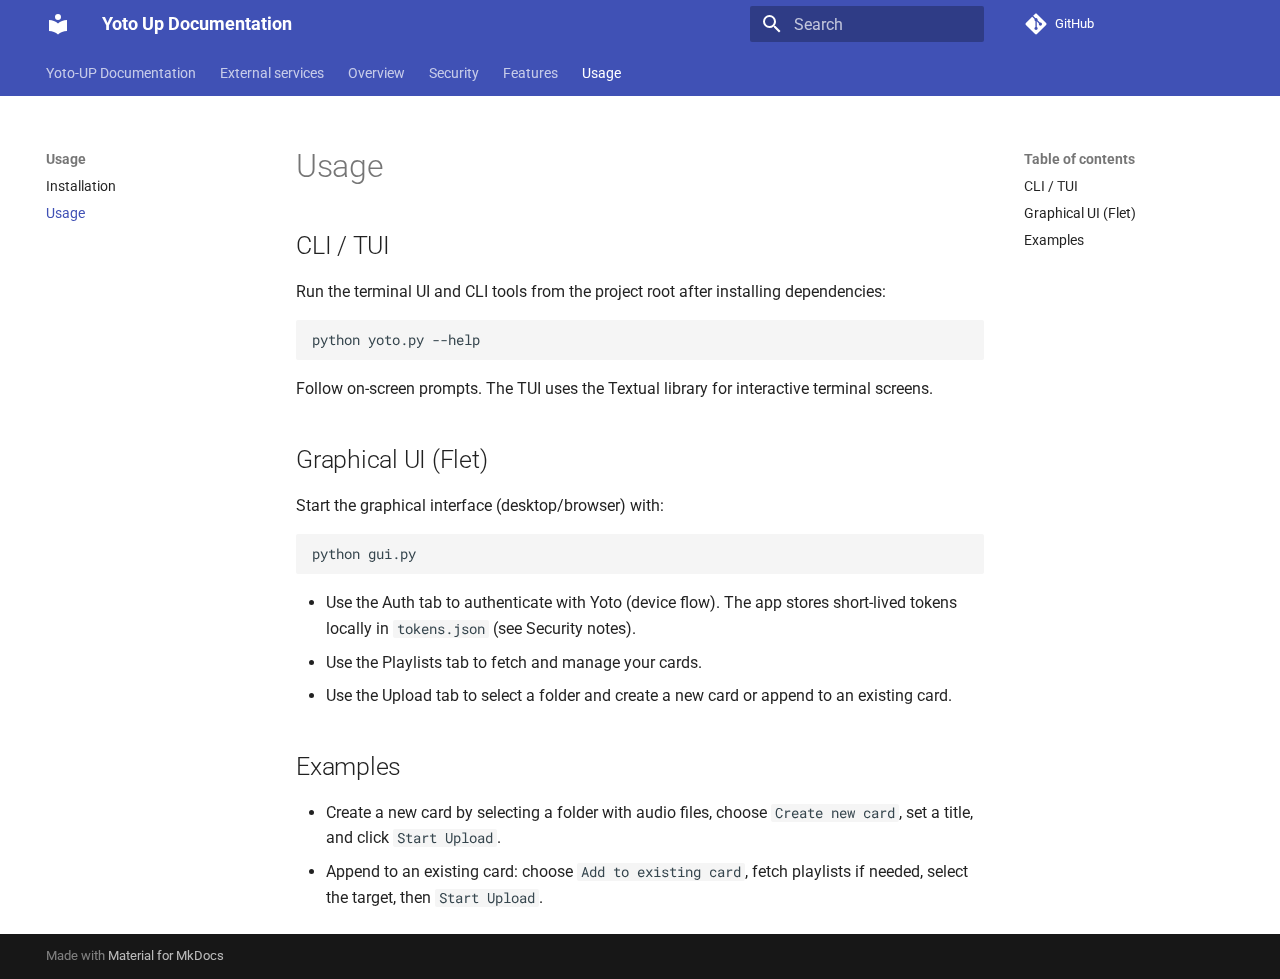
<file: usage/usage/index.html>
<!doctype html>
<html lang="en" class="no-js">
  <head>
    
      <meta charset="utf-8">
      <meta name="viewport" content="width=device-width,initial-scale=1">
      
      
      
        <link rel="canonical" href="https://xkjq.github.io/yoto-up/usage/usage/">
      
      
        <link rel="prev" href="../installation/">
      
      
      
      <link rel="icon" href="../../assets/images/favicon.png">
      <meta name="generator" content="mkdocs-1.6.1, mkdocs-material-9.6.19">
    
    
      
        <title>Usage - Yoto Up Documentation</title>
      
    
    
      <link rel="stylesheet" href="../../assets/stylesheets/main.7e37652d.min.css">
      
      


    
    
      
    
    
      
        
        
        <link rel="preconnect" href="https://fonts.gstatic.com" crossorigin>
        <link rel="stylesheet" href="https://fonts.googleapis.com/css?family=Roboto:300,300i,400,400i,700,700i%7CRoboto+Mono:400,400i,700,700i&display=fallback">
        <style>:root{--md-text-font:"Roboto";--md-code-font:"Roboto Mono"}</style>
      
    
    
    <script>__md_scope=new URL("../..",location),__md_hash=e=>[...e].reduce(((e,_)=>(e<<5)-e+_.charCodeAt(0)),0),__md_get=(e,_=localStorage,t=__md_scope)=>JSON.parse(_.getItem(t.pathname+"."+e)),__md_set=(e,_,t=localStorage,a=__md_scope)=>{try{t.setItem(a.pathname+"."+e,JSON.stringify(_))}catch(e){}}</script>
    
      

    
    
    
  </head>
  
  
    <body dir="ltr">
  
    
    <input class="md-toggle" data-md-toggle="drawer" type="checkbox" id="__drawer" autocomplete="off">
    <input class="md-toggle" data-md-toggle="search" type="checkbox" id="__search" autocomplete="off">
    <label class="md-overlay" for="__drawer"></label>
    <div data-md-component="skip">
      
        
        <a href="#usage" class="md-skip">
          Skip to content
        </a>
      
    </div>
    <div data-md-component="announce">
      
    </div>
    
    
      

<header class="md-header" data-md-component="header">
  <nav class="md-header__inner md-grid" aria-label="Header">
    <a href="../.." title="Yoto Up Documentation" class="md-header__button md-logo" aria-label="Yoto Up Documentation" data-md-component="logo">
      
  
  <svg xmlns="http://www.w3.org/2000/svg" viewBox="0 0 24 24"><path d="M12 8a3 3 0 0 0 3-3 3 3 0 0 0-3-3 3 3 0 0 0-3 3 3 3 0 0 0 3 3m0 3.54C9.64 9.35 6.5 8 3 8v11c3.5 0 6.64 1.35 9 3.54 2.36-2.19 5.5-3.54 9-3.54V8c-3.5 0-6.64 1.35-9 3.54"/></svg>

    </a>
    <label class="md-header__button md-icon" for="__drawer">
      
      <svg xmlns="http://www.w3.org/2000/svg" viewBox="0 0 24 24"><path d="M3 6h18v2H3zm0 5h18v2H3zm0 5h18v2H3z"/></svg>
    </label>
    <div class="md-header__title" data-md-component="header-title">
      <div class="md-header__ellipsis">
        <div class="md-header__topic">
          <span class="md-ellipsis">
            Yoto Up Documentation
          </span>
        </div>
        <div class="md-header__topic" data-md-component="header-topic">
          <span class="md-ellipsis">
            
              Usage
            
          </span>
        </div>
      </div>
    </div>
    
    
      <script>var palette=__md_get("__palette");if(palette&&palette.color){if("(prefers-color-scheme)"===palette.color.media){var media=matchMedia("(prefers-color-scheme: light)"),input=document.querySelector(media.matches?"[data-md-color-media='(prefers-color-scheme: light)']":"[data-md-color-media='(prefers-color-scheme: dark)']");palette.color.media=input.getAttribute("data-md-color-media"),palette.color.scheme=input.getAttribute("data-md-color-scheme"),palette.color.primary=input.getAttribute("data-md-color-primary"),palette.color.accent=input.getAttribute("data-md-color-accent")}for(var[key,value]of Object.entries(palette.color))document.body.setAttribute("data-md-color-"+key,value)}</script>
    
    
    
      
      
        <label class="md-header__button md-icon" for="__search">
          
          <svg xmlns="http://www.w3.org/2000/svg" viewBox="0 0 24 24"><path d="M9.5 3A6.5 6.5 0 0 1 16 9.5c0 1.61-.59 3.09-1.56 4.23l.27.27h.79l5 5-1.5 1.5-5-5v-.79l-.27-.27A6.52 6.52 0 0 1 9.5 16 6.5 6.5 0 0 1 3 9.5 6.5 6.5 0 0 1 9.5 3m0 2C7 5 5 7 5 9.5S7 14 9.5 14 14 12 14 9.5 12 5 9.5 5"/></svg>
        </label>
        <div class="md-search" data-md-component="search" role="dialog">
  <label class="md-search__overlay" for="__search"></label>
  <div class="md-search__inner" role="search">
    <form class="md-search__form" name="search">
      <input type="text" class="md-search__input" name="query" aria-label="Search" placeholder="Search" autocapitalize="off" autocorrect="off" autocomplete="off" spellcheck="false" data-md-component="search-query" required>
      <label class="md-search__icon md-icon" for="__search">
        
        <svg xmlns="http://www.w3.org/2000/svg" viewBox="0 0 24 24"><path d="M9.5 3A6.5 6.5 0 0 1 16 9.5c0 1.61-.59 3.09-1.56 4.23l.27.27h.79l5 5-1.5 1.5-5-5v-.79l-.27-.27A6.52 6.52 0 0 1 9.5 16 6.5 6.5 0 0 1 3 9.5 6.5 6.5 0 0 1 9.5 3m0 2C7 5 5 7 5 9.5S7 14 9.5 14 14 12 14 9.5 12 5 9.5 5"/></svg>
        
        <svg xmlns="http://www.w3.org/2000/svg" viewBox="0 0 24 24"><path d="M20 11v2H8l5.5 5.5-1.42 1.42L4.16 12l7.92-7.92L13.5 5.5 8 11z"/></svg>
      </label>
      <nav class="md-search__options" aria-label="Search">
        
        <button type="reset" class="md-search__icon md-icon" title="Clear" aria-label="Clear" tabindex="-1">
          
          <svg xmlns="http://www.w3.org/2000/svg" viewBox="0 0 24 24"><path d="M19 6.41 17.59 5 12 10.59 6.41 5 5 6.41 10.59 12 5 17.59 6.41 19 12 13.41 17.59 19 19 17.59 13.41 12z"/></svg>
        </button>
      </nav>
      
    </form>
    <div class="md-search__output">
      <div class="md-search__scrollwrap" tabindex="0" data-md-scrollfix>
        <div class="md-search-result" data-md-component="search-result">
          <div class="md-search-result__meta">
            Initializing search
          </div>
          <ol class="md-search-result__list" role="presentation"></ol>
        </div>
      </div>
    </div>
  </div>
</div>
      
    
    
      <div class="md-header__source">
        <a href="https://github.com/xkjq/yoto-up" title="Go to repository" class="md-source" data-md-component="source">
  <div class="md-source__icon md-icon">
    
    <svg xmlns="http://www.w3.org/2000/svg" viewBox="0 0 448 512"><!--! Font Awesome Free 7.0.0 by @fontawesome - https://fontawesome.com License - https://fontawesome.com/license/free (Icons: CC BY 4.0, Fonts: SIL OFL 1.1, Code: MIT License) Copyright 2025 Fonticons, Inc.--><path fill="currentColor" d="M439.6 236.1 244 40.5c-5.4-5.5-12.8-8.5-20.4-8.5s-15 3-20.4 8.4L162.5 81l51.5 51.5c27.1-9.1 52.7 16.8 43.4 43.7l49.7 49.7c34.2-11.8 61.2 31 35.5 56.7-26.5 26.5-70.2-2.9-56-37.3L240.3 199v121.9c25.3 12.5 22.3 41.8 9.1 55-6.4 6.4-15.2 10.1-24.3 10.1s-17.8-3.6-24.3-10.1c-17.6-17.6-11.1-46.9 11.2-56v-123c-20.8-8.5-24.6-30.7-18.6-45L142.6 101 8.5 235.1C3 240.6 0 247.9 0 255.5s3 15 8.5 20.4l195.6 195.7c5.4 5.4 12.7 8.4 20.4 8.4s15-3 20.4-8.4l194.7-194.7c5.4-5.4 8.4-12.8 8.4-20.4s-3-15-8.4-20.4"/></svg>
  </div>
  <div class="md-source__repository">
    GitHub
  </div>
</a>
      </div>
    
  </nav>
  
</header>
    
    <div class="md-container" data-md-component="container">
      
      
        
          
            
<nav class="md-tabs" aria-label="Tabs" data-md-component="tabs">
  <div class="md-grid">
    <ul class="md-tabs__list">
      
        
  
  
  
  
    <li class="md-tabs__item">
      <a href="../.." class="md-tabs__link">
        
  
  
    
  
  Yoto-UP Documentation

      </a>
    </li>
  

      
        
  
  
  
  
    <li class="md-tabs__item">
      <a href="../../external%20services/" class="md-tabs__link">
        
  
  
    
  
  External services

      </a>
    </li>
  

      
        
  
  
  
  
    <li class="md-tabs__item">
      <a href="../../overview/" class="md-tabs__link">
        
  
  
    
  
  Overview

      </a>
    </li>
  

      
        
  
  
  
  
    <li class="md-tabs__item">
      <a href="../../security/" class="md-tabs__link">
        
  
  
    
  
  Security

      </a>
    </li>
  

      
        
  
  
  
  
    
    
      <li class="md-tabs__item">
        <a href="../../features/" class="md-tabs__link">
          
  
  
  Features

        </a>
      </li>
    
  

      
        
  
  
  
    
  
  
    
    
      <li class="md-tabs__item md-tabs__item--active">
        <a href="../installation/" class="md-tabs__link">
          
  
  
  Usage

        </a>
      </li>
    
  

      
    </ul>
  </div>
</nav>
          
        
      
      <main class="md-main" data-md-component="main">
        <div class="md-main__inner md-grid">
          
            
              
              <div class="md-sidebar md-sidebar--primary" data-md-component="sidebar" data-md-type="navigation" >
                <div class="md-sidebar__scrollwrap">
                  <div class="md-sidebar__inner">
                    


  


<nav class="md-nav md-nav--primary md-nav--lifted" aria-label="Navigation" data-md-level="0">
  <label class="md-nav__title" for="__drawer">
    <a href="../.." title="Yoto Up Documentation" class="md-nav__button md-logo" aria-label="Yoto Up Documentation" data-md-component="logo">
      
  
  <svg xmlns="http://www.w3.org/2000/svg" viewBox="0 0 24 24"><path d="M12 8a3 3 0 0 0 3-3 3 3 0 0 0-3-3 3 3 0 0 0-3 3 3 3 0 0 0 3 3m0 3.54C9.64 9.35 6.5 8 3 8v11c3.5 0 6.64 1.35 9 3.54 2.36-2.19 5.5-3.54 9-3.54V8c-3.5 0-6.64 1.35-9 3.54"/></svg>

    </a>
    Yoto Up Documentation
  </label>
  
    <div class="md-nav__source">
      <a href="https://github.com/xkjq/yoto-up" title="Go to repository" class="md-source" data-md-component="source">
  <div class="md-source__icon md-icon">
    
    <svg xmlns="http://www.w3.org/2000/svg" viewBox="0 0 448 512"><!--! Font Awesome Free 7.0.0 by @fontawesome - https://fontawesome.com License - https://fontawesome.com/license/free (Icons: CC BY 4.0, Fonts: SIL OFL 1.1, Code: MIT License) Copyright 2025 Fonticons, Inc.--><path fill="currentColor" d="M439.6 236.1 244 40.5c-5.4-5.5-12.8-8.5-20.4-8.5s-15 3-20.4 8.4L162.5 81l51.5 51.5c27.1-9.1 52.7 16.8 43.4 43.7l49.7 49.7c34.2-11.8 61.2 31 35.5 56.7-26.5 26.5-70.2-2.9-56-37.3L240.3 199v121.9c25.3 12.5 22.3 41.8 9.1 55-6.4 6.4-15.2 10.1-24.3 10.1s-17.8-3.6-24.3-10.1c-17.6-17.6-11.1-46.9 11.2-56v-123c-20.8-8.5-24.6-30.7-18.6-45L142.6 101 8.5 235.1C3 240.6 0 247.9 0 255.5s3 15 8.5 20.4l195.6 195.7c5.4 5.4 12.7 8.4 20.4 8.4s15-3 20.4-8.4l194.7-194.7c5.4-5.4 8.4-12.8 8.4-20.4s-3-15-8.4-20.4"/></svg>
  </div>
  <div class="md-source__repository">
    GitHub
  </div>
</a>
    </div>
  
  <ul class="md-nav__list" data-md-scrollfix>
    
      
      
  
  
  
  
    <li class="md-nav__item">
      <a href="../.." class="md-nav__link">
        
  
  
  <span class="md-ellipsis">
    Yoto-UP Documentation
    
  </span>
  

      </a>
    </li>
  

    
      
      
  
  
  
  
    <li class="md-nav__item">
      <a href="../../external%20services/" class="md-nav__link">
        
  
  
  <span class="md-ellipsis">
    External services
    
  </span>
  

      </a>
    </li>
  

    
      
      
  
  
  
  
    <li class="md-nav__item">
      <a href="../../overview/" class="md-nav__link">
        
  
  
  <span class="md-ellipsis">
    Overview
    
  </span>
  

      </a>
    </li>
  

    
      
      
  
  
  
  
    <li class="md-nav__item">
      <a href="../../security/" class="md-nav__link">
        
  
  
  <span class="md-ellipsis">
    Security
    
  </span>
  

      </a>
    </li>
  

    
      
      
  
  
  
  
    
    
    
    
      
      
    
    
    <li class="md-nav__item md-nav__item--nested">
      
        
        
        <input class="md-nav__toggle md-toggle " type="checkbox" id="__nav_5" >
        
          
          <label class="md-nav__link" for="__nav_5" id="__nav_5_label" tabindex="0">
            
  
  
  <span class="md-ellipsis">
    Features
    
  </span>
  

            <span class="md-nav__icon md-icon"></span>
          </label>
        
        <nav class="md-nav" data-md-level="1" aria-labelledby="__nav_5_label" aria-expanded="false">
          <label class="md-nav__title" for="__nav_5">
            <span class="md-nav__icon md-icon"></span>
            Features
          </label>
          <ul class="md-nav__list" data-md-scrollfix>
            
              
                
  
  
  
  
    <li class="md-nav__item">
      <a href="../../features/" class="md-nav__link">
        
  
  
  <span class="md-ellipsis">
    Features
    
  </span>
  

      </a>
    </li>
  

              
            
              
                
  
  
  
  
    <li class="md-nav__item">
      <a href="../../features/cover_management/" class="md-nav__link">
        
  
  
  <span class="md-ellipsis">
    Cover Management
    
  </span>
  

      </a>
    </li>
  

              
            
              
                
  
  
  
  
    <li class="md-nav__item">
      <a href="../../features/icon_management/" class="md-nav__link">
        
  
  
  <span class="md-ellipsis">
    Icon Management
    
  </span>
  

      </a>
    </li>
  

              
            
              
                
  
  
  
  
    <li class="md-nav__item">
      <a href="../../features/uploading/" class="md-nav__link">
        
  
  
  <span class="md-ellipsis">
    Uploading Audio Files
    
  </span>
  

      </a>
    </li>
  

              
            
          </ul>
        </nav>
      
    </li>
  

    
      
      
  
  
    
  
  
  
    
    
    
    
      
        
        
      
      
    
    
    <li class="md-nav__item md-nav__item--active md-nav__item--section md-nav__item--nested">
      
        
        
        <input class="md-nav__toggle md-toggle " type="checkbox" id="__nav_6" checked>
        
          
          <label class="md-nav__link" for="__nav_6" id="__nav_6_label" tabindex="">
            
  
  
  <span class="md-ellipsis">
    Usage
    
  </span>
  

            <span class="md-nav__icon md-icon"></span>
          </label>
        
        <nav class="md-nav" data-md-level="1" aria-labelledby="__nav_6_label" aria-expanded="true">
          <label class="md-nav__title" for="__nav_6">
            <span class="md-nav__icon md-icon"></span>
            Usage
          </label>
          <ul class="md-nav__list" data-md-scrollfix>
            
              
                
  
  
  
  
    <li class="md-nav__item">
      <a href="../installation/" class="md-nav__link">
        
  
  
  <span class="md-ellipsis">
    Installation
    
  </span>
  

      </a>
    </li>
  

              
            
              
                
  
  
    
  
  
  
    <li class="md-nav__item md-nav__item--active">
      
      <input class="md-nav__toggle md-toggle" type="checkbox" id="__toc">
      
      
        
      
      
        <label class="md-nav__link md-nav__link--active" for="__toc">
          
  
  
  <span class="md-ellipsis">
    Usage
    
  </span>
  

          <span class="md-nav__icon md-icon"></span>
        </label>
      
      <a href="./" class="md-nav__link md-nav__link--active">
        
  
  
  <span class="md-ellipsis">
    Usage
    
  </span>
  

      </a>
      
        

<nav class="md-nav md-nav--secondary" aria-label="Table of contents">
  
  
  
    
  
  
    <label class="md-nav__title" for="__toc">
      <span class="md-nav__icon md-icon"></span>
      Table of contents
    </label>
    <ul class="md-nav__list" data-md-component="toc" data-md-scrollfix>
      
        <li class="md-nav__item">
  <a href="#cli-tui" class="md-nav__link">
    <span class="md-ellipsis">
      CLI / TUI
    </span>
  </a>
  
</li>
      
        <li class="md-nav__item">
  <a href="#graphical-ui-flet" class="md-nav__link">
    <span class="md-ellipsis">
      Graphical UI (Flet)
    </span>
  </a>
  
</li>
      
        <li class="md-nav__item">
  <a href="#examples" class="md-nav__link">
    <span class="md-ellipsis">
      Examples
    </span>
  </a>
  
</li>
      
    </ul>
  
</nav>
      
    </li>
  

              
            
          </ul>
        </nav>
      
    </li>
  

    
  </ul>
</nav>
                  </div>
                </div>
              </div>
            
            
              
              <div class="md-sidebar md-sidebar--secondary" data-md-component="sidebar" data-md-type="toc" >
                <div class="md-sidebar__scrollwrap">
                  <div class="md-sidebar__inner">
                    

<nav class="md-nav md-nav--secondary" aria-label="Table of contents">
  
  
  
    
  
  
    <label class="md-nav__title" for="__toc">
      <span class="md-nav__icon md-icon"></span>
      Table of contents
    </label>
    <ul class="md-nav__list" data-md-component="toc" data-md-scrollfix>
      
        <li class="md-nav__item">
  <a href="#cli-tui" class="md-nav__link">
    <span class="md-ellipsis">
      CLI / TUI
    </span>
  </a>
  
</li>
      
        <li class="md-nav__item">
  <a href="#graphical-ui-flet" class="md-nav__link">
    <span class="md-ellipsis">
      Graphical UI (Flet)
    </span>
  </a>
  
</li>
      
        <li class="md-nav__item">
  <a href="#examples" class="md-nav__link">
    <span class="md-ellipsis">
      Examples
    </span>
  </a>
  
</li>
      
    </ul>
  
</nav>
                  </div>
                </div>
              </div>
            
          
          
            <div class="md-content" data-md-component="content">
              <article class="md-content__inner md-typeset">
                
                  


  
  


<h1 id="usage">Usage</h1>
<h2 id="cli-tui">CLI / TUI</h2>
<p>Run the terminal UI and CLI tools from the project root after installing dependencies:</p>
<div class="highlight"><pre><span></span><code><a id="__codelineno-0-1" name="__codelineno-0-1" href="#__codelineno-0-1"></a>python<span class="w"> </span>yoto.py<span class="w"> </span>--help
</code></pre></div>
<p>Follow on-screen prompts. The TUI uses the Textual library for interactive terminal screens.</p>
<h2 id="graphical-ui-flet">Graphical UI (Flet)</h2>
<p>Start the graphical interface (desktop/browser) with:</p>
<div class="highlight"><pre><span></span><code><a id="__codelineno-1-1" name="__codelineno-1-1" href="#__codelineno-1-1"></a>python<span class="w"> </span>gui.py
</code></pre></div>
<ul>
<li>Use the Auth tab to authenticate with Yoto (device flow). The app stores short-lived tokens locally in <code>tokens.json</code> (see Security notes).</li>
<li>Use the Playlists tab to fetch and manage your cards.</li>
<li>Use the Upload tab to select a folder and create a new card or append to an existing card.</li>
</ul>
<h2 id="examples">Examples</h2>
<ul>
<li>Create a new card by selecting a folder with audio files, choose <code>Create new card</code>, set a title, and click <code>Start Upload</code>.</li>
<li>Append to an existing card: choose <code>Add to existing card</code>, fetch playlists if needed, select the target, then <code>Start Upload</code>.</li>
</ul>












                
              </article>
            </div>
          
          
<script>var target=document.getElementById(location.hash.slice(1));target&&target.name&&(target.checked=target.name.startsWith("__tabbed_"))</script>
        </div>
        
      </main>
      
        <footer class="md-footer">
  
  <div class="md-footer-meta md-typeset">
    <div class="md-footer-meta__inner md-grid">
      <div class="md-copyright">
  
  
    Made with
    <a href="https://squidfunk.github.io/mkdocs-material/" target="_blank" rel="noopener">
      Material for MkDocs
    </a>
  
</div>
      
    </div>
  </div>
</footer>
      
    </div>
    <div class="md-dialog" data-md-component="dialog">
      <div class="md-dialog__inner md-typeset"></div>
    </div>
    
    
    
      
      <script id="__config" type="application/json">{"base": "../..", "features": ["navigation.tabs"], "search": "../../assets/javascripts/workers/search.973d3a69.min.js", "tags": null, "translations": {"clipboard.copied": "Copied to clipboard", "clipboard.copy": "Copy to clipboard", "search.result.more.one": "1 more on this page", "search.result.more.other": "# more on this page", "search.result.none": "No matching documents", "search.result.one": "1 matching document", "search.result.other": "# matching documents", "search.result.placeholder": "Type to start searching", "search.result.term.missing": "Missing", "select.version": "Select version"}, "version": null}</script>
    
    
      <script src="../../assets/javascripts/bundle.92b07e13.min.js"></script>
      
    
  </body>
</html>
</file>
<file: assets/stylesheets/main.7e37652d.min.css>
@charset "UTF-8";html{-webkit-text-size-adjust:none;-moz-text-size-adjust:none;text-size-adjust:none;box-sizing:border-box}*,:after,:before{box-sizing:inherit}@media (prefers-reduced-motion){*,:after,:before{transition:none!important}}body{margin:0}a,button,input,label{-webkit-tap-highlight-color:transparent}a{color:inherit;text-decoration:none}hr{border:0;box-sizing:initial;display:block;height:.05rem;overflow:visible;padding:0}small{font-size:80%}sub,sup{line-height:1em}img{border-style:none}table{border-collapse:initial;border-spacing:0}td,th{font-weight:400;vertical-align:top}button{background:#0000;border:0;font-family:inherit;font-size:inherit;margin:0;padding:0}input{border:0;outline:none}:root{--md-primary-fg-color:#4051b5;--md-primary-fg-color--light:#5d6cc0;--md-primary-fg-color--dark:#303fa1;--md-primary-bg-color:#fff;--md-primary-bg-color--light:#ffffffb3;--md-accent-fg-color:#526cfe;--md-accent-fg-color--transparent:#526cfe1a;--md-accent-bg-color:#fff;--md-accent-bg-color--light:#ffffffb3}[data-md-color-scheme=default]{color-scheme:light}[data-md-color-scheme=default] img[src$="#gh-dark-mode-only"],[data-md-color-scheme=default] img[src$="#only-dark"]{display:none}:root,[data-md-color-scheme=default]{--md-hue:225deg;--md-default-fg-color:#000000de;--md-default-fg-color--light:#0000008a;--md-default-fg-color--lighter:#00000052;--md-default-fg-color--lightest:#00000012;--md-default-bg-color:#fff;--md-default-bg-color--light:#ffffffb3;--md-default-bg-color--lighter:#ffffff4d;--md-default-bg-color--lightest:#ffffff1f;--md-code-fg-color:#36464e;--md-code-bg-color:#f5f5f5;--md-code-hl-color:#4287ff;--md-code-hl-color--light:#4287ff1a;--md-code-hl-number-color:#d52a2a;--md-code-hl-special-color:#db1457;--md-code-hl-function-color:#a846b9;--md-code-hl-constant-color:#6e59d9;--md-code-hl-keyword-color:#3f6ec6;--md-code-hl-string-color:#1c7d4d;--md-code-hl-name-color:var(--md-code-fg-color);--md-code-hl-operator-color:var(--md-default-fg-color--light);--md-code-hl-punctuation-color:var(--md-default-fg-color--light);--md-code-hl-comment-color:var(--md-default-fg-color--light);--md-code-hl-generic-color:var(--md-default-fg-color--light);--md-code-hl-variable-color:var(--md-default-fg-color--light);--md-typeset-color:var(--md-default-fg-color);--md-typeset-a-color:var(--md-primary-fg-color);--md-typeset-del-color:#f5503d26;--md-typeset-ins-color:#0bd57026;--md-typeset-kbd-color:#fafafa;--md-typeset-kbd-accent-color:#fff;--md-typeset-kbd-border-color:#b8b8b8;--md-typeset-mark-color:#ffff0080;--md-typeset-table-color:#0000001f;--md-typeset-table-color--light:rgba(0,0,0,.035);--md-admonition-fg-color:var(--md-default-fg-color);--md-admonition-bg-color:var(--md-default-bg-color);--md-warning-fg-color:#000000de;--md-warning-bg-color:#ff9;--md-footer-fg-color:#fff;--md-footer-fg-color--light:#ffffffb3;--md-footer-fg-color--lighter:#ffffff73;--md-footer-bg-color:#000000de;--md-footer-bg-color--dark:#00000052;--md-shadow-z1:0 0.2rem 0.5rem #0000000d,0 0 0.05rem #0000001a;--md-shadow-z2:0 0.2rem 0.5rem #0000001a,0 0 0.05rem #00000040;--md-shadow-z3:0 0.2rem 0.5rem #0003,0 0 0.05rem #00000059}.md-icon svg{fill:currentcolor;display:block;height:1.2rem;width:1.2rem}body{-webkit-font-smoothing:antialiased;-moz-osx-font-smoothing:grayscale;--md-text-font-family:var(--md-text-font,_),-apple-system,BlinkMacSystemFont,Helvetica,Arial,sans-serif;--md-code-font-family:var(--md-code-font,_),SFMono-Regular,Consolas,Menlo,monospace}aside,body,input{font-feature-settings:"kern","liga";color:var(--md-typeset-color);font-family:var(--md-text-font-family)}code,kbd,pre{font-feature-settings:"kern";font-family:var(--md-code-font-family)}:root{--md-typeset-table-sort-icon:url('data:image/svg+xml;charset=utf-8,<svg xmlns="http://www.w3.org/2000/svg" viewBox="0 0 24 24"><path d="m18 21-4-4h3V7h-3l4-4 4 4h-3v10h3M2 19v-2h10v2M2 13v-2h7v2M2 7V5h4v2z"/></svg>');--md-typeset-table-sort-icon--asc:url('data:image/svg+xml;charset=utf-8,<svg xmlns="http://www.w3.org/2000/svg" viewBox="0 0 24 24"><path d="M19 17h3l-4 4-4-4h3V3h2M2 17h10v2H2M6 5v2H2V5m0 6h7v2H2z"/></svg>');--md-typeset-table-sort-icon--desc:url('data:image/svg+xml;charset=utf-8,<svg xmlns="http://www.w3.org/2000/svg" viewBox="0 0 24 24"><path d="M19 7h3l-4-4-4 4h3v14h2M2 17h10v2H2M6 5v2H2V5m0 6h7v2H2z"/></svg>')}.md-typeset{-webkit-print-color-adjust:exact;color-adjust:exact;font-size:.8rem;line-height:1.6;overflow-wrap:break-word}@media print{.md-typeset{font-size:.68rem}}.md-typeset blockquote,.md-typeset dl,.md-typeset figure,.md-typeset ol,.md-typeset pre,.md-typeset ul{margin-bottom:1em;margin-top:1em}.md-typeset h1{color:var(--md-default-fg-color--light);font-size:2em;line-height:1.3;margin:0 0 1.25em}.md-typeset h1,.md-typeset h2{font-weight:300;letter-spacing:-.01em}.md-typeset h2{font-size:1.5625em;line-height:1.4;margin:1.6em 0 .64em}.md-typeset h3{font-size:1.25em;font-weight:400;letter-spacing:-.01em;line-height:1.5;margin:1.6em 0 .8em}.md-typeset h2+h3{margin-top:.8em}.md-typeset h4{font-weight:700;letter-spacing:-.01em;margin:1em 0}.md-typeset h5,.md-typeset h6{color:var(--md-default-fg-color--light);font-size:.8em;font-weight:700;letter-spacing:-.01em;margin:1.25em 0}.md-typeset h5{text-transform:uppercase}.md-typeset h5 code{text-transform:none}.md-typeset hr{border-bottom:.05rem solid var(--md-default-fg-color--lightest);display:flow-root;margin:1.5em 0}.md-typeset a{color:var(--md-typeset-a-color);word-break:break-word}.md-typeset a,.md-typeset a:before{transition:color 125ms}.md-typeset a:focus,.md-typeset a:hover{color:var(--md-accent-fg-color)}.md-typeset a:focus code,.md-typeset a:hover code{background-color:var(--md-accent-fg-color--transparent)}.md-typeset a code{color:currentcolor;transition:background-color 125ms}.md-typeset a.focus-visible{outline-color:var(--md-accent-fg-color);outline-offset:.2rem}.md-typeset code,.md-typeset kbd,.md-typeset pre{color:var(--md-code-fg-color);direction:ltr;font-variant-ligatures:none}@media print{.md-typeset code,.md-typeset kbd,.md-typeset pre{white-space:pre-wrap}}.md-typeset code{background-color:var(--md-code-bg-color);border-radius:.1rem;-webkit-box-decoration-break:clone;box-decoration-break:clone;font-size:.85em;padding:0 .2941176471em;word-break:break-word}.md-typeset code:not(.focus-visible){-webkit-tap-highlight-color:transparent;outline:none}.md-typeset pre{display:flow-root;line-height:1.4;position:relative}.md-typeset pre>code{-webkit-box-decoration-break:slice;box-decoration-break:slice;box-shadow:none;display:block;margin:0;outline-color:var(--md-accent-fg-color);overflow:auto;padding:.7720588235em 1.1764705882em;scrollbar-color:var(--md-default-fg-color--lighter) #0000;scrollbar-width:thin;touch-action:auto;word-break:normal}.md-typeset pre>code:hover{scrollbar-color:var(--md-accent-fg-color) #0000}.md-typeset pre>code::-webkit-scrollbar{height:.2rem;width:.2rem}.md-typeset pre>code::-webkit-scrollbar-thumb{background-color:var(--md-default-fg-color--lighter)}.md-typeset pre>code::-webkit-scrollbar-thumb:hover{background-color:var(--md-accent-fg-color)}.md-typeset kbd{background-color:var(--md-typeset-kbd-color);border-radius:.1rem;box-shadow:0 .1rem 0 .05rem var(--md-typeset-kbd-border-color),0 .1rem 0 var(--md-typeset-kbd-border-color),0 -.1rem .2rem var(--md-typeset-kbd-accent-color) inset;color:var(--md-default-fg-color);display:inline-block;font-size:.75em;padding:0 .6666666667em;vertical-align:text-top;word-break:break-word}.md-typeset mark{background-color:var(--md-typeset-mark-color);-webkit-box-decoration-break:clone;box-decoration-break:clone;color:inherit;word-break:break-word}.md-typeset abbr{border-bottom:.05rem dotted var(--md-default-fg-color--light);cursor:help;text-decoration:none}.md-typeset small{opacity:.75}[dir=ltr] .md-typeset sub,[dir=ltr] .md-typeset sup{margin-left:.078125em}[dir=rtl] .md-typeset sub,[dir=rtl] .md-typeset sup{margin-right:.078125em}[dir=ltr] .md-typeset blockquote{padding-left:.6rem}[dir=rtl] .md-typeset blockquote{padding-right:.6rem}[dir=ltr] .md-typeset blockquote{border-left:.2rem solid var(--md-default-fg-color--lighter)}[dir=rtl] .md-typeset blockquote{border-right:.2rem solid var(--md-default-fg-color--lighter)}.md-typeset blockquote{color:var(--md-default-fg-color--light);margin-left:0;margin-right:0}.md-typeset ul{list-style-type:disc}.md-typeset ul[type]{list-style-type:revert-layer}[dir=ltr] .md-typeset ol,[dir=ltr] .md-typeset ul{margin-left:.625em}[dir=rtl] .md-typeset ol,[dir=rtl] .md-typeset ul{margin-right:.625em}.md-typeset ol,.md-typeset ul{padding:0}.md-typeset ol:not([hidden]),.md-typeset ul:not([hidden]){display:flow-root}.md-typeset ol ol,.md-typeset ul ol{list-style-type:lower-alpha}.md-typeset ol ol ol,.md-typeset ul ol ol{list-style-type:lower-roman}.md-typeset ol ol ol ol,.md-typeset ul ol ol ol{list-style-type:upper-alpha}.md-typeset ol ol ol ol ol,.md-typeset ul ol ol ol ol{list-style-type:upper-roman}.md-typeset ol[type],.md-typeset ul[type]{list-style-type:revert-layer}[dir=ltr] .md-typeset ol li,[dir=ltr] .md-typeset ul li{margin-left:1.25em}[dir=rtl] .md-typeset ol li,[dir=rtl] .md-typeset ul li{margin-right:1.25em}.md-typeset ol li,.md-typeset ul li{margin-bottom:.5em}.md-typeset ol li blockquote,.md-typeset ol li p,.md-typeset ul li blockquote,.md-typeset ul li p{margin:.5em 0}.md-typeset ol li:last-child,.md-typeset ul li:last-child{margin-bottom:0}[dir=ltr] .md-typeset ol li ol,[dir=ltr] .md-typeset ol li ul,[dir=ltr] .md-typeset ul li ol,[dir=ltr] .md-typeset ul li ul{margin-left:.625em}[dir=rtl] .md-typeset ol li ol,[dir=rtl] .md-typeset ol li ul,[dir=rtl] .md-typeset ul li ol,[dir=rtl] .md-typeset ul li ul{margin-right:.625em}.md-typeset ol li ol,.md-typeset ol li ul,.md-typeset ul li ol,.md-typeset ul li ul{margin-bottom:.5em;margin-top:.5em}[dir=ltr] .md-typeset dd{margin-left:1.875em}[dir=rtl] .md-typeset dd{margin-right:1.875em}.md-typeset dd{margin-bottom:1.5em;margin-top:1em}.md-typeset img,.md-typeset svg,.md-typeset video{height:auto;max-width:100%}.md-typeset img[align=left]{margin:1em 1em 1em 0}.md-typeset img[align=right]{margin:1em 0 1em 1em}.md-typeset img[align]:only-child{margin-top:0}.md-typeset figure{display:flow-root;margin:1em auto;max-width:100%;text-align:center;width:-moz-fit-content;width:fit-content}.md-typeset figure img{display:block;margin:0 auto}.md-typeset figcaption{font-style:italic;margin:1em auto;max-width:24rem}.md-typeset iframe{max-width:100%}.md-typeset table:not([class]){background-color:var(--md-default-bg-color);border:.05rem solid var(--md-typeset-table-color);border-radius:.1rem;display:inline-block;font-size:.64rem;max-width:100%;overflow:auto;touch-action:auto}@media print{.md-typeset table:not([class]){display:table}}.md-typeset table:not([class])+*{margin-top:1.5em}.md-typeset table:not([class]) td>:first-child,.md-typeset table:not([class]) th>:first-child{margin-top:0}.md-typeset table:not([class]) td>:last-child,.md-typeset table:not([class]) th>:last-child{margin-bottom:0}.md-typeset table:not([class]) td:not([align]),.md-typeset table:not([class]) th:not([align]){text-align:left}[dir=rtl] .md-typeset table:not([class]) td:not([align]),[dir=rtl] .md-typeset table:not([class]) th:not([align]){text-align:right}.md-typeset table:not([class]) th{font-weight:700;min-width:5rem;padding:.9375em 1.25em;vertical-align:top}.md-typeset table:not([class]) td{border-top:.05rem solid var(--md-typeset-table-color);padding:.9375em 1.25em;vertical-align:top}.md-typeset table:not([class]) tbody tr{transition:background-color 125ms}.md-typeset table:not([class]) tbody tr:hover{background-color:var(--md-typeset-table-color--light);box-shadow:0 .05rem 0 var(--md-default-bg-color) inset}.md-typeset table:not([class]) a{word-break:normal}.md-typeset table th[role=columnheader]{cursor:pointer}[dir=ltr] .md-typeset table th[role=columnheader]:after{margin-left:.5em}[dir=rtl] .md-typeset table th[role=columnheader]:after{margin-right:.5em}.md-typeset table th[role=columnheader]:after{content:"";display:inline-block;height:1.2em;-webkit-mask-image:var(--md-typeset-table-sort-icon);mask-image:var(--md-typeset-table-sort-icon);-webkit-mask-repeat:no-repeat;mask-repeat:no-repeat;-webkit-mask-size:contain;mask-size:contain;transition:background-color 125ms;vertical-align:text-bottom;width:1.2em}.md-typeset table th[role=columnheader]:hover:after{background-color:var(--md-default-fg-color--lighter)}.md-typeset table th[role=columnheader][aria-sort=ascending]:after{background-color:var(--md-default-fg-color--light);-webkit-mask-image:var(--md-typeset-table-sort-icon--asc);mask-image:var(--md-typeset-table-sort-icon--asc)}.md-typeset table th[role=columnheader][aria-sort=descending]:after{background-color:var(--md-default-fg-color--light);-webkit-mask-image:var(--md-typeset-table-sort-icon--desc);mask-image:var(--md-typeset-table-sort-icon--desc)}.md-typeset__scrollwrap{margin:1em -.8rem;overflow-x:auto;touch-action:auto}.md-typeset__table{display:inline-block;margin-bottom:.5em;padding:0 .8rem}@media print{.md-typeset__table{display:block}}html .md-typeset__table table{display:table;margin:0;overflow:hidden;width:100%}@media screen and (max-width:44.984375em){.md-content__inner>pre{margin:1em -.8rem}.md-content__inner>pre code{border-radius:0}}.md-typeset .md-author{border-radius:100%;display:block;flex-shrink:0;height:1.6rem;overflow:hidden;position:relative;transition:color 125ms,transform 125ms;width:1.6rem}.md-typeset .md-author img{display:block}.md-typeset .md-author--more{background:var(--md-default-fg-color--lightest);color:var(--md-default-fg-color--lighter);font-size:.6rem;font-weight:700;line-height:1.6rem;text-align:center}.md-typeset .md-author--long{height:2.4rem;width:2.4rem}.md-typeset a.md-author{transform:scale(1)}.md-typeset a.md-author img{border-radius:100%;filter:grayscale(100%) opacity(75%);transition:filter 125ms}.md-typeset a.md-author:focus,.md-typeset a.md-author:hover{transform:scale(1.1);z-index:1}.md-typeset a.md-author:focus img,.md-typeset a.md-author:hover img{filter:grayscale(0)}.md-banner{background-color:var(--md-footer-bg-color);color:var(--md-footer-fg-color);overflow:auto}@media print{.md-banner{display:none}}.md-banner--warning{background-color:var(--md-warning-bg-color);color:var(--md-warning-fg-color)}.md-banner__inner{font-size:.7rem;margin:.6rem auto;padding:0 .8rem}[dir=ltr] .md-banner__button{float:right}[dir=rtl] .md-banner__button{float:left}.md-banner__button{color:inherit;cursor:pointer;transition:opacity .25s}.no-js .md-banner__button{display:none}.md-banner__button:hover{opacity:.7}html{font-size:125%;height:100%;overflow-x:hidden}@media screen and (min-width:100em){html{font-size:137.5%}}@media screen and (min-width:125em){html{font-size:150%}}body{background-color:var(--md-default-bg-color);display:flex;flex-direction:column;font-size:.5rem;min-height:100%;position:relative;width:100%}@media print{body{display:block}}@media screen and (max-width:59.984375em){body[data-md-scrolllock]{position:fixed}}.md-grid{margin-left:auto;margin-right:auto;max-width:61rem}.md-container{display:flex;flex-direction:column;flex-grow:1}@media print{.md-container{display:block}}.md-main{flex-grow:1}.md-main__inner{display:flex;height:100%;margin-top:1.5rem}.md-ellipsis{overflow:hidden;text-overflow:ellipsis}.md-toggle{display:none}.md-option{height:0;opacity:0;position:absolute;width:0}.md-option:checked+label:not([hidden]){display:block}.md-option.focus-visible+label{outline-color:var(--md-accent-fg-color);outline-style:auto}.md-skip{background-color:var(--md-default-fg-color);border-radius:.1rem;color:var(--md-default-bg-color);font-size:.64rem;margin:.5rem;opacity:0;outline-color:var(--md-accent-fg-color);padding:.3rem .5rem;position:fixed;transform:translateY(.4rem);z-index:-1}.md-skip:focus{opacity:1;transform:translateY(0);transition:transform .25s cubic-bezier(.4,0,.2,1),opacity 175ms 75ms;z-index:10}@page{margin:25mm}:root{--md-clipboard-icon:url('data:image/svg+xml;charset=utf-8,<svg xmlns="http://www.w3.org/2000/svg" viewBox="0 0 24 24"><path d="M19 21H8V7h11m0-2H8a2 2 0 0 0-2 2v14a2 2 0 0 0 2 2h11a2 2 0 0 0 2-2V7a2 2 0 0 0-2-2m-3-4H4a2 2 0 0 0-2 2v14h2V3h12z"/></svg>')}.md-clipboard{border-radius:.1rem;color:var(--md-default-fg-color--lightest);cursor:pointer;height:1.5em;outline-color:var(--md-accent-fg-color);outline-offset:.1rem;position:absolute;right:.5em;top:.5em;transition:color .25s;width:1.5em;z-index:1}@media print{.md-clipboard{display:none}}.md-clipboard:not(.focus-visible){-webkit-tap-highlight-color:transparent;outline:none}:hover>.md-clipboard{color:var(--md-default-fg-color--light)}.md-clipboard:focus,.md-clipboard:hover{color:var(--md-accent-fg-color)}.md-clipboard:after{background-color:currentcolor;content:"";display:block;height:1.125em;margin:0 auto;-webkit-mask-image:var(--md-clipboard-icon);mask-image:var(--md-clipboard-icon);-webkit-mask-position:center;mask-position:center;-webkit-mask-repeat:no-repeat;mask-repeat:no-repeat;-webkit-mask-size:contain;mask-size:contain;width:1.125em}.md-clipboard--inline{cursor:pointer}.md-clipboard--inline code{transition:color .25s,background-color .25s}.md-clipboard--inline:focus code,.md-clipboard--inline:hover code{background-color:var(--md-accent-fg-color--transparent);color:var(--md-accent-fg-color)}.md-typeset .md-code__content{display:grid}@keyframes consent{0%{opacity:0;transform:translateY(100%)}to{opacity:1;transform:translateY(0)}}@keyframes overlay{0%{opacity:0}to{opacity:1}}.md-consent__overlay{animation:overlay .25s both;-webkit-backdrop-filter:blur(.1rem);backdrop-filter:blur(.1rem);background-color:#0000008a;height:100%;opacity:1;position:fixed;top:0;width:100%;z-index:5}.md-consent__inner{animation:consent .5s cubic-bezier(.1,.7,.1,1) both;background-color:var(--md-default-bg-color);border:0;border-radius:.1rem;bottom:0;box-shadow:0 0 .2rem #0000001a,0 .2rem .4rem #0003;max-height:100%;overflow:auto;padding:0;position:fixed;width:100%;z-index:5}.md-consent__form{padding:.8rem}.md-consent__settings{display:none;margin:1em 0}input:checked+.md-consent__settings{display:block}.md-consent__controls{margin-bottom:.8rem}.md-typeset .md-consent__controls .md-button{display:inline}@media screen and (max-width:44.984375em){.md-typeset .md-consent__controls .md-button{display:block;margin-top:.4rem;text-align:center;width:100%}}.md-consent label{cursor:pointer}.md-content{flex-grow:1;min-width:0}.md-content__inner{margin:0 .8rem 1.2rem;padding-top:.6rem}@media screen and (min-width:76.25em){[dir=ltr] .md-sidebar--primary:not([hidden])~.md-content>.md-content__inner{margin-left:1.2rem}[dir=ltr] .md-sidebar--secondary:not([hidden])~.md-content>.md-content__inner,[dir=rtl] .md-sidebar--primary:not([hidden])~.md-content>.md-content__inner{margin-right:1.2rem}[dir=rtl] .md-sidebar--secondary:not([hidden])~.md-content>.md-content__inner{margin-left:1.2rem}}.md-content__inner:before{content:"";display:block;height:.4rem}.md-content__inner>:last-child{margin-bottom:0}[dir=ltr] .md-content__button{float:right}[dir=rtl] .md-content__button{float:left}[dir=ltr] .md-content__button{margin-left:.4rem}[dir=rtl] .md-content__button{margin-right:.4rem}.md-content__button{margin:.4rem 0;padding:0}@media print{.md-content__button{display:none}}.md-typeset .md-content__button{color:var(--md-default-fg-color--lighter)}.md-content__button svg{display:inline;vertical-align:top}[dir=rtl] .md-content__button svg{transform:scaleX(-1)}[dir=ltr] .md-dialog{right:.8rem}[dir=rtl] .md-dialog{left:.8rem}.md-dialog{background-color:var(--md-default-fg-color);border-radius:.1rem;bottom:.8rem;box-shadow:var(--md-shadow-z3);min-width:11.1rem;opacity:0;padding:.4rem .6rem;pointer-events:none;position:fixed;transform:translateY(100%);transition:transform 0ms .4s,opacity .4s;z-index:4}@media print{.md-dialog{display:none}}.md-dialog--active{opacity:1;pointer-events:auto;transform:translateY(0);transition:transform .4s cubic-bezier(.075,.85,.175,1),opacity .4s}.md-dialog__inner{color:var(--md-default-bg-color);font-size:.7rem}.md-feedback{margin:2em 0 1em;text-align:center}.md-feedback fieldset{border:none;margin:0;padding:0}.md-feedback__title{font-weight:700;margin:1em auto}.md-feedback__inner{position:relative}.md-feedback__list{display:flex;flex-wrap:wrap;place-content:baseline center;position:relative}.md-feedback__list:hover .md-icon:not(:disabled){color:var(--md-default-fg-color--lighter)}:disabled .md-feedback__list{min-height:1.8rem}.md-feedback__icon{color:var(--md-default-fg-color--light);cursor:pointer;flex-shrink:0;margin:0 .1rem;transition:color 125ms}.md-feedback__icon:not(:disabled).md-icon:hover{color:var(--md-accent-fg-color)}.md-feedback__icon:disabled{color:var(--md-default-fg-color--lightest);pointer-events:none}.md-feedback__note{opacity:0;position:relative;transform:translateY(.4rem);transition:transform .4s cubic-bezier(.1,.7,.1,1),opacity .15s}.md-feedback__note>*{margin:0 auto;max-width:16rem}:disabled .md-feedback__note{opacity:1;transform:translateY(0)}@media print{.md-feedback{display:none}}.md-footer{background-color:var(--md-footer-bg-color);color:var(--md-footer-fg-color)}@media print{.md-footer{display:none}}.md-footer__inner{justify-content:space-between;overflow:auto;padding:.2rem}.md-footer__inner:not([hidden]){display:flex}.md-footer__link{align-items:end;display:flex;flex-grow:0.01;margin-bottom:.4rem;margin-top:1rem;max-width:100%;outline-color:var(--md-accent-fg-color);overflow:hidden;transition:opacity .25s}.md-footer__link:focus,.md-footer__link:hover{opacity:.7}[dir=rtl] .md-footer__link svg{transform:scaleX(-1)}@media screen and (max-width:44.984375em){.md-footer__link--prev{flex-shrink:0}.md-footer__link--prev .md-footer__title{display:none}}[dir=ltr] .md-footer__link--next{margin-left:auto}[dir=rtl] .md-footer__link--next{margin-right:auto}.md-footer__link--next{text-align:right}[dir=rtl] .md-footer__link--next{text-align:left}.md-footer__title{flex-grow:1;font-size:.9rem;margin-bottom:.7rem;max-width:calc(100% - 2.4rem);padding:0 1rem;white-space:nowrap}.md-footer__button{margin:.2rem;padding:.4rem}.md-footer__direction{font-size:.64rem;opacity:.7}.md-footer-meta{background-color:var(--md-footer-bg-color--dark)}.md-footer-meta__inner{display:flex;flex-wrap:wrap;justify-content:space-between;padding:.2rem}html .md-footer-meta.md-typeset a{color:var(--md-footer-fg-color--light)}html .md-footer-meta.md-typeset a:focus,html .md-footer-meta.md-typeset a:hover{color:var(--md-footer-fg-color)}.md-copyright{color:var(--md-footer-fg-color--lighter);font-size:.64rem;margin:auto .6rem;padding:.4rem 0;width:100%}@media screen and (min-width:45em){.md-copyright{width:auto}}.md-copyright__highlight{color:var(--md-footer-fg-color--light)}.md-social{display:inline-flex;gap:.2rem;margin:0 .4rem;padding:.2rem 0 .6rem}@media screen and (min-width:45em){.md-social{padding:.6rem 0}}.md-social__link{display:inline-block;height:1.6rem;text-align:center;width:1.6rem}.md-social__link:before{line-height:1.9}.md-social__link svg{fill:currentcolor;max-height:.8rem;vertical-align:-25%}.md-typeset .md-button{border:.1rem solid;border-radius:.1rem;color:var(--md-primary-fg-color);cursor:pointer;display:inline-block;font-weight:700;padding:.625em 2em;transition:color 125ms,background-color 125ms,border-color 125ms}.md-typeset .md-button--primary{background-color:var(--md-primary-fg-color);border-color:var(--md-primary-fg-color);color:var(--md-primary-bg-color)}.md-typeset .md-button:focus,.md-typeset .md-button:hover{background-color:var(--md-accent-fg-color);border-color:var(--md-accent-fg-color);color:var(--md-accent-bg-color)}[dir=ltr] .md-typeset .md-input{border-top-left-radius:.1rem}[dir=ltr] .md-typeset .md-input,[dir=rtl] .md-typeset .md-input{border-top-right-radius:.1rem}[dir=rtl] .md-typeset .md-input{border-top-left-radius:.1rem}.md-typeset .md-input{border-bottom:.1rem solid var(--md-default-fg-color--lighter);box-shadow:var(--md-shadow-z1);font-size:.8rem;height:1.8rem;padding:0 .6rem;transition:border .25s,box-shadow .25s}.md-typeset .md-input:focus,.md-typeset .md-input:hover{border-bottom-color:var(--md-accent-fg-color);box-shadow:var(--md-shadow-z2)}.md-typeset .md-input--stretch{width:100%}.md-header{background-color:var(--md-primary-fg-color);box-shadow:0 0 .2rem #0000,0 .2rem .4rem #0000;color:var(--md-primary-bg-color);display:block;left:0;position:sticky;right:0;top:0;z-index:4}@media print{.md-header{display:none}}.md-header[hidden]{transform:translateY(-100%);transition:transform .25s cubic-bezier(.8,0,.6,1),box-shadow .25s}.md-header--shadow{box-shadow:0 0 .2rem #0000001a,0 .2rem .4rem #0003;transition:transform .25s cubic-bezier(.1,.7,.1,1),box-shadow .25s}.md-header__inner{align-items:center;display:flex;padding:0 .2rem}.md-header__button{color:currentcolor;cursor:pointer;margin:.2rem;outline-color:var(--md-accent-fg-color);padding:.4rem;position:relative;transition:opacity .25s;vertical-align:middle;z-index:1}.md-header__button:hover{opacity:.7}.md-header__button:not([hidden]){display:inline-block}.md-header__button:not(.focus-visible){-webkit-tap-highlight-color:transparent;outline:none}.md-header__button.md-logo{margin:.2rem;padding:.4rem}@media screen and (max-width:76.234375em){.md-header__button.md-logo{display:none}}.md-header__button.md-logo img,.md-header__button.md-logo svg{fill:currentcolor;display:block;height:1.2rem;width:auto}@media screen and (min-width:60em){.md-header__button[for=__search]{display:none}}.no-js .md-header__button[for=__search]{display:none}[dir=rtl] .md-header__button[for=__search] svg{transform:scaleX(-1)}@media screen and (min-width:76.25em){.md-header__button[for=__drawer]{display:none}}.md-header__topic{display:flex;max-width:100%;position:absolute;transition:transform .4s cubic-bezier(.1,.7,.1,1),opacity .15s;white-space:nowrap}.md-header__topic+.md-header__topic{opacity:0;pointer-events:none;transform:translateX(1.25rem);transition:transform .4s cubic-bezier(1,.7,.1,.1),opacity .15s;z-index:-1}[dir=rtl] .md-header__topic+.md-header__topic{transform:translateX(-1.25rem)}.md-header__topic:first-child{font-weight:700}[dir=ltr] .md-header__title{margin-left:1rem;margin-right:.4rem}[dir=rtl] .md-header__title{margin-left:.4rem;margin-right:1rem}.md-header__title{flex-grow:1;font-size:.9rem;height:2.4rem;line-height:2.4rem}.md-header__title--active .md-header__topic{opacity:0;pointer-events:none;transform:translateX(-1.25rem);transition:transform .4s cubic-bezier(1,.7,.1,.1),opacity .15s;z-index:-1}[dir=rtl] .md-header__title--active .md-header__topic{transform:translateX(1.25rem)}.md-header__title--active .md-header__topic+.md-header__topic{opacity:1;pointer-events:auto;transform:translateX(0);transition:transform .4s cubic-bezier(.1,.7,.1,1),opacity .15s;z-index:0}.md-header__title>.md-header__ellipsis{height:100%;position:relative;width:100%}.md-header__option{display:flex;flex-shrink:0;max-width:100%;transition:max-width 0ms .25s,opacity .25s .25s;white-space:nowrap}[data-md-toggle=search]:checked~.md-header .md-header__option{max-width:0;opacity:0;transition:max-width 0ms,opacity 0ms}.md-header__option>input{bottom:0}.md-header__source{display:none}@media screen and (min-width:60em){[dir=ltr] .md-header__source{margin-left:1rem}[dir=rtl] .md-header__source{margin-right:1rem}.md-header__source{display:block;max-width:11.7rem;width:11.7rem}}@media screen and (min-width:76.25em){[dir=ltr] .md-header__source{margin-left:1.4rem}[dir=rtl] .md-header__source{margin-right:1.4rem}}.md-meta{color:var(--md-default-fg-color--light);font-size:.7rem;line-height:1.3}.md-meta__list{display:inline-flex;flex-wrap:wrap;list-style:none;margin:0;padding:0}.md-meta__item:not(:last-child):after{content:"·";margin-left:.2rem;margin-right:.2rem}.md-meta__link{color:var(--md-typeset-a-color)}.md-meta__link:focus,.md-meta__link:hover{color:var(--md-accent-fg-color)}.md-draft{background-color:#ff1744;border-radius:.125em;color:#fff;display:inline-block;font-weight:700;padding-left:.5714285714em;padding-right:.5714285714em}:root{--md-nav-icon--prev:url('data:image/svg+xml;charset=utf-8,<svg xmlns="http://www.w3.org/2000/svg" viewBox="0 0 24 24"><path d="M20 11v2H8l5.5 5.5-1.42 1.42L4.16 12l7.92-7.92L13.5 5.5 8 11z"/></svg>');--md-nav-icon--next:url('data:image/svg+xml;charset=utf-8,<svg xmlns="http://www.w3.org/2000/svg" viewBox="0 0 24 24"><path d="M8.59 16.58 13.17 12 8.59 7.41 10 6l6 6-6 6z"/></svg>');--md-toc-icon:url('data:image/svg+xml;charset=utf-8,<svg xmlns="http://www.w3.org/2000/svg" viewBox="0 0 24 24"><path d="M3 9h14V7H3zm0 4h14v-2H3zm0 4h14v-2H3zm16 0h2v-2h-2zm0-10v2h2V7zm0 6h2v-2h-2z"/></svg>')}.md-nav{font-size:.7rem;line-height:1.3}.md-nav__title{color:var(--md-default-fg-color--light);display:block;font-weight:700;overflow:hidden;padding:0 .6rem;text-overflow:ellipsis}.md-nav__title .md-nav__button{display:none}.md-nav__title .md-nav__button img{height:100%;width:auto}.md-nav__title .md-nav__button.md-logo img,.md-nav__title .md-nav__button.md-logo svg{fill:currentcolor;display:block;height:2.4rem;max-width:100%;object-fit:contain;width:auto}.md-nav__list{list-style:none;margin:0;padding:0}.md-nav__link{align-items:flex-start;display:flex;gap:.4rem;margin-top:.625em;scroll-snap-align:start;transition:color 125ms}.md-nav__link--passed{color:var(--md-default-fg-color--light)}.md-nav__item .md-nav__link--active,.md-nav__item .md-nav__link--active code{color:var(--md-typeset-a-color)}.md-nav__link .md-ellipsis{position:relative}[dir=ltr] .md-nav__link .md-icon:last-child{margin-left:auto}[dir=rtl] .md-nav__link .md-icon:last-child{margin-right:auto}.md-nav__link svg{fill:currentcolor;flex-shrink:0;height:1.3em;position:relative}.md-nav__link[for]:focus,.md-nav__link[for]:hover,.md-nav__link[href]:focus,.md-nav__link[href]:hover{color:var(--md-accent-fg-color);cursor:pointer}.md-nav__link.focus-visible{outline-color:var(--md-accent-fg-color);outline-offset:.2rem}.md-nav--primary .md-nav__link[for=__toc]{display:none}.md-nav--primary .md-nav__link[for=__toc] .md-icon:after{background-color:currentcolor;display:block;height:100%;-webkit-mask-image:var(--md-toc-icon);mask-image:var(--md-toc-icon);width:100%}.md-nav--primary .md-nav__link[for=__toc]~.md-nav{display:none}.md-nav__container>.md-nav__link{margin-top:0}.md-nav__container>.md-nav__link:first-child{flex-grow:1;min-width:0}.md-nav__icon{flex-shrink:0}.md-nav__source{display:none}@media screen and (max-width:76.234375em){.md-nav--primary,.md-nav--primary .md-nav{background-color:var(--md-default-bg-color);display:flex;flex-direction:column;height:100%;left:0;position:absolute;right:0;top:0;z-index:1}.md-nav--primary .md-nav__item,.md-nav--primary .md-nav__title{font-size:.8rem;line-height:1.5}.md-nav--primary .md-nav__title{background-color:var(--md-default-fg-color--lightest);color:var(--md-default-fg-color--light);cursor:pointer;height:5.6rem;line-height:2.4rem;padding:3rem .8rem .2rem;position:relative;white-space:nowrap}[dir=ltr] .md-nav--primary .md-nav__title .md-nav__icon{left:.4rem}[dir=rtl] .md-nav--primary .md-nav__title .md-nav__icon{right:.4rem}.md-nav--primary .md-nav__title .md-nav__icon{display:block;height:1.2rem;margin:.2rem;position:absolute;top:.4rem;width:1.2rem}.md-nav--primary .md-nav__title .md-nav__icon:after{background-color:currentcolor;content:"";display:block;height:100%;-webkit-mask-image:var(--md-nav-icon--prev);mask-image:var(--md-nav-icon--prev);-webkit-mask-position:center;mask-position:center;-webkit-mask-repeat:no-repeat;mask-repeat:no-repeat;-webkit-mask-size:contain;mask-size:contain;width:100%}.md-nav--primary .md-nav__title~.md-nav__list{background-color:var(--md-default-bg-color);box-shadow:0 .05rem 0 var(--md-default-fg-color--lightest) inset;overflow-y:auto;scroll-snap-type:y mandatory;touch-action:pan-y}.md-nav--primary .md-nav__title~.md-nav__list>:first-child{border-top:0}.md-nav--primary .md-nav__title[for=__drawer]{background-color:var(--md-primary-fg-color);color:var(--md-primary-bg-color);font-weight:700}.md-nav--primary .md-nav__title .md-logo{display:block;left:.2rem;margin:.2rem;padding:.4rem;position:absolute;right:.2rem;top:.2rem}.md-nav--primary .md-nav__list{flex:1}.md-nav--primary .md-nav__item{border-top:.05rem solid var(--md-default-fg-color--lightest)}.md-nav--primary .md-nav__item--active>.md-nav__link{color:var(--md-typeset-a-color)}.md-nav--primary .md-nav__item--active>.md-nav__link:focus,.md-nav--primary .md-nav__item--active>.md-nav__link:hover{color:var(--md-accent-fg-color)}.md-nav--primary .md-nav__link{margin-top:0;padding:.6rem .8rem}.md-nav--primary .md-nav__link svg{margin-top:.1em}.md-nav--primary .md-nav__link>.md-nav__link{padding:0}[dir=ltr] .md-nav--primary .md-nav__link .md-nav__icon{margin-right:-.2rem}[dir=rtl] .md-nav--primary .md-nav__link .md-nav__icon{margin-left:-.2rem}.md-nav--primary .md-nav__link .md-nav__icon{font-size:1.2rem;height:1.2rem;width:1.2rem}.md-nav--primary .md-nav__link .md-nav__icon:after{background-color:currentcolor;content:"";display:block;height:100%;-webkit-mask-image:var(--md-nav-icon--next);mask-image:var(--md-nav-icon--next);-webkit-mask-position:center;mask-position:center;-webkit-mask-repeat:no-repeat;mask-repeat:no-repeat;-webkit-mask-size:contain;mask-size:contain;width:100%}[dir=rtl] .md-nav--primary .md-nav__icon:after{transform:scale(-1)}.md-nav--primary .md-nav--secondary .md-nav{background-color:initial;position:static}[dir=ltr] .md-nav--primary .md-nav--secondary .md-nav .md-nav__link{padding-left:1.4rem}[dir=rtl] .md-nav--primary .md-nav--secondary .md-nav .md-nav__link{padding-right:1.4rem}[dir=ltr] .md-nav--primary .md-nav--secondary .md-nav .md-nav .md-nav__link{padding-left:2rem}[dir=rtl] .md-nav--primary .md-nav--secondary .md-nav .md-nav .md-nav__link{padding-right:2rem}[dir=ltr] .md-nav--primary .md-nav--secondary .md-nav .md-nav .md-nav .md-nav__link{padding-left:2.6rem}[dir=rtl] .md-nav--primary .md-nav--secondary .md-nav .md-nav .md-nav .md-nav__link{padding-right:2.6rem}[dir=ltr] .md-nav--primary .md-nav--secondary .md-nav .md-nav .md-nav .md-nav .md-nav__link{padding-left:3.2rem}[dir=rtl] .md-nav--primary .md-nav--secondary .md-nav .md-nav .md-nav .md-nav .md-nav__link{padding-right:3.2rem}.md-nav--secondary{background-color:initial}.md-nav__toggle~.md-nav{display:flex;opacity:0;transform:translateX(100%);transition:transform .25s cubic-bezier(.8,0,.6,1),opacity 125ms 50ms}[dir=rtl] .md-nav__toggle~.md-nav{transform:translateX(-100%)}.md-nav__toggle:checked~.md-nav{opacity:1;transform:translateX(0);transition:transform .25s cubic-bezier(.4,0,.2,1),opacity 125ms 125ms}.md-nav__toggle:checked~.md-nav>.md-nav__list{-webkit-backface-visibility:hidden;backface-visibility:hidden}}@media screen and (max-width:59.984375em){.md-nav--primary .md-nav__link[for=__toc]{display:flex}.md-nav--primary .md-nav__link[for=__toc] .md-icon:after{content:""}.md-nav--primary .md-nav__link[for=__toc]+.md-nav__link{display:none}.md-nav--primary .md-nav__link[for=__toc]~.md-nav{display:flex}.md-nav__source{background-color:var(--md-primary-fg-color--dark);color:var(--md-primary-bg-color);display:block;padding:0 .2rem}}@media screen and (min-width:60em) and (max-width:76.234375em){.md-nav--integrated .md-nav__link[for=__toc]{display:flex}.md-nav--integrated .md-nav__link[for=__toc] .md-icon:after{content:""}.md-nav--integrated .md-nav__link[for=__toc]+.md-nav__link{display:none}.md-nav--integrated .md-nav__link[for=__toc]~.md-nav{display:flex}}@media screen and (min-width:60em){.md-nav{margin-bottom:-.4rem}.md-nav--secondary .md-nav__title{background:var(--md-default-bg-color);box-shadow:0 0 .4rem .4rem var(--md-default-bg-color);position:sticky;top:0;z-index:1}.md-nav--secondary .md-nav__title[for=__toc]{scroll-snap-align:start}.md-nav--secondary .md-nav__title .md-nav__icon{display:none}[dir=ltr] .md-nav--secondary .md-nav__list{padding-left:.6rem}[dir=rtl] .md-nav--secondary .md-nav__list{padding-right:.6rem}.md-nav--secondary .md-nav__list{padding-bottom:.4rem}[dir=ltr] .md-nav--secondary .md-nav__item>.md-nav__link{margin-right:.4rem}[dir=rtl] .md-nav--secondary .md-nav__item>.md-nav__link{margin-left:.4rem}}@media screen and (min-width:76.25em){.md-nav{margin-bottom:-.4rem;transition:max-height .25s cubic-bezier(.86,0,.07,1)}.md-nav--primary .md-nav__title{background:var(--md-default-bg-color);box-shadow:0 0 .4rem .4rem var(--md-default-bg-color);position:sticky;top:0;z-index:1}.md-nav--primary .md-nav__title[for=__drawer]{scroll-snap-align:start}.md-nav--primary .md-nav__title .md-nav__icon{display:none}[dir=ltr] .md-nav--primary .md-nav__list{padding-left:.6rem}[dir=rtl] .md-nav--primary .md-nav__list{padding-right:.6rem}.md-nav--primary .md-nav__list{padding-bottom:.4rem}[dir=ltr] .md-nav--primary .md-nav__item>.md-nav__link{margin-right:.4rem}[dir=rtl] .md-nav--primary .md-nav__item>.md-nav__link{margin-left:.4rem}.md-nav__toggle~.md-nav{display:grid;grid-template-rows:minmax(.4rem,0fr);opacity:0;transition:grid-template-rows .25s cubic-bezier(.86,0,.07,1),opacity .25s,visibility 0ms .25s;visibility:collapse}.md-nav__toggle~.md-nav>.md-nav__list{overflow:hidden}.md-nav__toggle.md-toggle--indeterminate~.md-nav,.md-nav__toggle:checked~.md-nav{grid-template-rows:minmax(.4rem,1fr);opacity:1;transition:grid-template-rows .25s cubic-bezier(.86,0,.07,1),opacity .15s .1s,visibility 0ms;visibility:visible}.md-nav__toggle.md-toggle--indeterminate~.md-nav{transition:none}.md-nav__item--nested>.md-nav>.md-nav__title{display:none}.md-nav__item--section{display:block;margin:1.25em 0}.md-nav__item--section:last-child{margin-bottom:0}.md-nav__item--section>.md-nav__link{font-weight:700}.md-nav__item--section>.md-nav__link[for]{color:var(--md-default-fg-color--light)}.md-nav__item--section>.md-nav__link:not(.md-nav__container){pointer-events:none}.md-nav__item--section>.md-nav__link .md-icon,.md-nav__item--section>.md-nav__link>[for]{display:none}[dir=ltr] .md-nav__item--section>.md-nav{margin-left:-.6rem}[dir=rtl] .md-nav__item--section>.md-nav{margin-right:-.6rem}.md-nav__item--section>.md-nav{display:block;opacity:1;visibility:visible}.md-nav__item--section>.md-nav>.md-nav__list>.md-nav__item{padding:0}.md-nav__icon{border-radius:100%;height:.9rem;transition:background-color .25s;width:.9rem}.md-nav__icon:hover{background-color:var(--md-accent-fg-color--transparent)}.md-nav__icon:after{background-color:currentcolor;border-radius:100%;content:"";display:inline-block;height:100%;-webkit-mask-image:var(--md-nav-icon--next);mask-image:var(--md-nav-icon--next);-webkit-mask-position:center;mask-position:center;-webkit-mask-repeat:no-repeat;mask-repeat:no-repeat;-webkit-mask-size:contain;mask-size:contain;transition:transform .25s;vertical-align:-.1rem;width:100%}[dir=rtl] .md-nav__icon:after{transform:rotate(180deg)}.md-nav__item--nested .md-nav__toggle:checked~.md-nav__link .md-nav__icon:after,.md-nav__item--nested .md-toggle--indeterminate~.md-nav__link .md-nav__icon:after{transform:rotate(90deg)}.md-nav--lifted>.md-nav__list>.md-nav__item,.md-nav--lifted>.md-nav__title{display:none}.md-nav--lifted>.md-nav__list>.md-nav__item--active{display:block}.md-nav--lifted>.md-nav__list>.md-nav__item--active>.md-nav__link{background:var(--md-default-bg-color);box-shadow:0 0 .4rem .4rem var(--md-default-bg-color);margin-top:0;position:sticky;top:0;z-index:1}.md-nav--lifted>.md-nav__list>.md-nav__item--active>.md-nav__link:not(.md-nav__container){pointer-events:none}.md-nav--lifted>.md-nav__list>.md-nav__item--active.md-nav__item--section{margin:0}[dir=ltr] .md-nav--lifted>.md-nav__list>.md-nav__item>.md-nav:not(.md-nav--secondary){margin-left:-.6rem}[dir=rtl] .md-nav--lifted>.md-nav__list>.md-nav__item>.md-nav:not(.md-nav--secondary){margin-right:-.6rem}.md-nav--lifted>.md-nav__list>.md-nav__item>[for]{color:var(--md-default-fg-color--light)}.md-nav--lifted .md-nav[data-md-level="1"]{grid-template-rows:minmax(.4rem,1fr);opacity:1;visibility:visible}[dir=ltr] .md-nav--integrated>.md-nav__list>.md-nav__item--active .md-nav--secondary{border-left:.05rem solid var(--md-primary-fg-color)}[dir=rtl] .md-nav--integrated>.md-nav__list>.md-nav__item--active .md-nav--secondary{border-right:.05rem solid var(--md-primary-fg-color)}.md-nav--integrated>.md-nav__list>.md-nav__item--active .md-nav--secondary{display:block;margin-bottom:1.25em;opacity:1;visibility:visible}.md-nav--integrated>.md-nav__list>.md-nav__item--active .md-nav--secondary>.md-nav__list{overflow:visible;padding-bottom:0}.md-nav--integrated>.md-nav__list>.md-nav__item--active .md-nav--secondary>.md-nav__title{display:none}}.md-pagination{font-size:.8rem;font-weight:700;gap:.4rem}.md-pagination,.md-pagination>*{align-items:center;display:flex;justify-content:center}.md-pagination>*{border-radius:.2rem;height:1.8rem;min-width:1.8rem;text-align:center}.md-pagination__current{background-color:var(--md-default-fg-color--lightest);color:var(--md-default-fg-color--light)}.md-pagination__link{transition:color 125ms,background-color 125ms}.md-pagination__link:focus,.md-pagination__link:hover{background-color:var(--md-accent-fg-color--transparent);color:var(--md-accent-fg-color)}.md-pagination__link:focus svg,.md-pagination__link:hover svg{color:var(--md-accent-fg-color)}.md-pagination__link.focus-visible{outline-color:var(--md-accent-fg-color);outline-offset:.2rem}.md-pagination__link svg{fill:currentcolor;color:var(--md-default-fg-color--lighter);display:block;max-height:100%;width:1.2rem}.md-post__back{border-bottom:.05rem solid var(--md-default-fg-color--lightest);margin-bottom:1.2rem;padding-bottom:1.2rem}@media screen and (max-width:76.234375em){.md-post__back{display:none}}[dir=rtl] .md-post__back svg{transform:scaleX(-1)}.md-post__authors{display:flex;flex-direction:column;gap:.6rem;margin:0 .6rem 1.2rem}.md-post .md-post__meta a{transition:color 125ms}.md-post .md-post__meta a:focus,.md-post .md-post__meta a:hover{color:var(--md-accent-fg-color)}.md-post__title{color:var(--md-default-fg-color--light);font-weight:700}.md-post--excerpt{margin-bottom:3.2rem}.md-post--excerpt .md-post__header{align-items:center;display:flex;gap:.6rem;min-height:1.6rem}.md-post--excerpt .md-post__authors{align-items:center;display:inline-flex;flex-direction:row;gap:.2rem;margin:0;min-height:2.4rem}[dir=ltr] .md-post--excerpt .md-post__meta .md-meta__list{margin-right:.4rem}[dir=rtl] .md-post--excerpt .md-post__meta .md-meta__list{margin-left:.4rem}.md-post--excerpt .md-post__content>:first-child{--md-scroll-margin:6rem;margin-top:0}.md-post>.md-nav--secondary{margin:1em 0}.md-profile{align-items:center;display:flex;font-size:.7rem;gap:.6rem;line-height:1.4;width:100%}.md-profile__description{flex-grow:1}.md-content--post{display:flex}@media screen and (max-width:76.234375em){.md-content--post{flex-flow:column-reverse}}.md-content--post>.md-content__inner{flex-grow:1;min-width:0}@media screen and (min-width:76.25em){[dir=ltr] .md-content--post>.md-content__inner{margin-left:1.2rem}[dir=rtl] .md-content--post>.md-content__inner{margin-right:1.2rem}}@media screen and (max-width:76.234375em){.md-sidebar.md-sidebar--post{padding:0;position:static;width:100%}.md-sidebar.md-sidebar--post .md-sidebar__scrollwrap{overflow:visible}.md-sidebar.md-sidebar--post .md-sidebar__inner{padding:0}.md-sidebar.md-sidebar--post .md-post__meta{margin-left:.6rem;margin-right:.6rem}.md-sidebar.md-sidebar--post .md-nav__item{border:none;display:inline}.md-sidebar.md-sidebar--post .md-nav__list{display:inline-flex;flex-wrap:wrap;gap:.6rem;padding-bottom:.6rem;padding-top:.6rem}.md-sidebar.md-sidebar--post .md-nav__link{padding:0}.md-sidebar.md-sidebar--post .md-nav{height:auto;margin-bottom:0;position:static}}:root{--md-progress-value:0;--md-progress-delay:400ms}.md-progress{background:var(--md-primary-bg-color);height:.075rem;opacity:min(clamp(0,var(--md-progress-value),1),clamp(0,100 - var(--md-progress-value),1));position:fixed;top:0;transform:scaleX(calc(var(--md-progress-value)*1%));transform-origin:left;transition:transform .5s cubic-bezier(.19,1,.22,1),opacity .25s var(--md-progress-delay);width:100%;z-index:4}:root{--md-search-result-icon:url('data:image/svg+xml;charset=utf-8,<svg xmlns="http://www.w3.org/2000/svg" viewBox="0 0 24 24"><path d="M14 2H6a2 2 0 0 0-2 2v16a2 2 0 0 0 2 2h7c-.41-.25-.8-.56-1.14-.9-.33-.33-.61-.7-.86-1.1H6V4h7v5h5v1.18c.71.16 1.39.43 2 .82V8zm6.31 16.9c1.33-2.11.69-4.9-1.4-6.22-2.11-1.33-4.91-.68-6.22 1.4-1.34 2.11-.69 4.89 1.4 6.22 1.46.93 3.32.93 4.79.02L22 23.39 23.39 22zm-3.81.1a2.5 2.5 0 0 1-2.5-2.5 2.5 2.5 0 0 1 2.5-2.5 2.5 2.5 0 0 1 2.5 2.5 2.5 2.5 0 0 1-2.5 2.5"/></svg>')}.md-search{position:relative}@media screen and (min-width:60em){.md-search{padding:.2rem 0}}.no-js .md-search{display:none}.md-search__overlay{opacity:0;z-index:1}@media screen and (max-width:59.984375em){[dir=ltr] .md-search__overlay{left:-2.2rem}[dir=rtl] .md-search__overlay{right:-2.2rem}.md-search__overlay{background-color:var(--md-default-bg-color);border-radius:1rem;height:2rem;overflow:hidden;pointer-events:none;position:absolute;top:-1rem;transform-origin:center;transition:transform .3s .1s,opacity .2s .2s;width:2rem}[data-md-toggle=search]:checked~.md-header .md-search__overlay{opacity:1;transition:transform .4s,opacity .1s}}@media screen and (min-width:60em){[dir=ltr] .md-search__overlay{left:0}[dir=rtl] .md-search__overlay{right:0}.md-search__overlay{background-color:#0000008a;cursor:pointer;height:0;position:fixed;top:0;transition:width 0ms .25s,height 0ms .25s,opacity .25s;width:0}[data-md-toggle=search]:checked~.md-header .md-search__overlay{height:200vh;opacity:1;transition:width 0ms,height 0ms,opacity .25s;width:100%}}@media screen and (max-width:29.984375em){[data-md-toggle=search]:checked~.md-header .md-search__overlay{transform:scale(45)}}@media screen and (min-width:30em) and (max-width:44.984375em){[data-md-toggle=search]:checked~.md-header .md-search__overlay{transform:scale(60)}}@media screen and (min-width:45em) and (max-width:59.984375em){[data-md-toggle=search]:checked~.md-header .md-search__overlay{transform:scale(75)}}.md-search__inner{-webkit-backface-visibility:hidden;backface-visibility:hidden}@media screen and (max-width:59.984375em){[dir=ltr] .md-search__inner{left:0}[dir=rtl] .md-search__inner{right:0}.md-search__inner{height:0;opacity:0;overflow:hidden;position:fixed;top:0;transform:translateX(5%);transition:width 0ms .3s,height 0ms .3s,transform .15s cubic-bezier(.4,0,.2,1) .15s,opacity .15s .15s;width:0;z-index:2}[dir=rtl] .md-search__inner{transform:translateX(-5%)}[data-md-toggle=search]:checked~.md-header .md-search__inner{height:100%;opacity:1;transform:translateX(0);transition:width 0ms 0ms,height 0ms 0ms,transform .15s cubic-bezier(.1,.7,.1,1) .15s,opacity .15s .15s;width:100%}}@media screen and (min-width:60em){[dir=ltr] .md-search__inner{float:right}[dir=rtl] .md-search__inner{float:left}.md-search__inner{padding:.1rem 0;position:relative;transition:width .25s cubic-bezier(.1,.7,.1,1);width:11.7rem}}@media screen and (min-width:60em) and (max-width:76.234375em){[data-md-toggle=search]:checked~.md-header .md-search__inner{width:23.4rem}}@media screen and (min-width:76.25em){[data-md-toggle=search]:checked~.md-header .md-search__inner{width:34.4rem}}.md-search__form{background-color:var(--md-default-bg-color);box-shadow:0 0 .6rem #0000;height:2.4rem;position:relative;transition:color .25s,background-color .25s;z-index:2}@media screen and (min-width:60em){.md-search__form{background-color:#00000042;border-radius:.1rem;height:1.8rem}.md-search__form:hover{background-color:#ffffff1f}}[data-md-toggle=search]:checked~.md-header .md-search__form{background-color:var(--md-default-bg-color);border-radius:.1rem .1rem 0 0;box-shadow:0 0 .6rem #00000012;color:var(--md-default-fg-color)}[dir=ltr] .md-search__input{padding-left:3.6rem;padding-right:2.2rem}[dir=rtl] .md-search__input{padding-left:2.2rem;padding-right:3.6rem}.md-search__input{background:#0000;font-size:.9rem;height:100%;position:relative;text-overflow:ellipsis;width:100%;z-index:2}.md-search__input::placeholder{transition:color .25s}.md-search__input::placeholder,.md-search__input~.md-search__icon{color:var(--md-default-fg-color--light)}.md-search__input::-ms-clear{display:none}@media screen and (max-width:59.984375em){.md-search__input{font-size:.9rem;height:2.4rem;width:100%}}@media screen and (min-width:60em){[dir=ltr] .md-search__input{padding-left:2.2rem}[dir=rtl] .md-search__input{padding-right:2.2rem}.md-search__input{color:inherit;font-size:.8rem}.md-search__input::placeholder{color:var(--md-primary-bg-color--light)}.md-search__input+.md-search__icon{color:var(--md-primary-bg-color)}[data-md-toggle=search]:checked~.md-header .md-search__input{text-overflow:clip}[data-md-toggle=search]:checked~.md-header .md-search__input+.md-search__icon{color:var(--md-default-fg-color--light)}[data-md-toggle=search]:checked~.md-header .md-search__input::placeholder{color:#0000}}.md-search__icon{cursor:pointer;display:inline-block;height:1.2rem;transition:color .25s,opacity .25s;width:1.2rem}.md-search__icon:hover{opacity:.7}[dir=ltr] .md-search__icon[for=__search]{left:.5rem}[dir=rtl] .md-search__icon[for=__search]{right:.5rem}.md-search__icon[for=__search]{position:absolute;top:.3rem;z-index:2}[dir=rtl] .md-search__icon[for=__search] svg{transform:scaleX(-1)}@media screen and (max-width:59.984375em){[dir=ltr] .md-search__icon[for=__search]{left:.8rem}[dir=rtl] .md-search__icon[for=__search]{right:.8rem}.md-search__icon[for=__search]{top:.6rem}.md-search__icon[for=__search] svg:first-child{display:none}}@media screen and (min-width:60em){.md-search__icon[for=__search]{pointer-events:none}.md-search__icon[for=__search] svg:last-child{display:none}}[dir=ltr] .md-search__options{right:.5rem}[dir=rtl] .md-search__options{left:.5rem}.md-search__options{pointer-events:none;position:absolute;top:.3rem;z-index:2}@media screen and (max-width:59.984375em){[dir=ltr] .md-search__options{right:.8rem}[dir=rtl] .md-search__options{left:.8rem}.md-search__options{top:.6rem}}[dir=ltr] .md-search__options>.md-icon{margin-left:.2rem}[dir=rtl] .md-search__options>.md-icon{margin-right:.2rem}.md-search__options>.md-icon{color:var(--md-default-fg-color--light);opacity:0;transform:scale(.75);transition:transform .15s cubic-bezier(.1,.7,.1,1),opacity .15s}.md-search__options>.md-icon:not(.focus-visible){-webkit-tap-highlight-color:transparent;outline:none}[data-md-toggle=search]:checked~.md-header .md-search__input:valid~.md-search__options>.md-icon{opacity:1;pointer-events:auto;transform:scale(1)}[data-md-toggle=search]:checked~.md-header .md-search__input:valid~.md-search__options>.md-icon:hover{opacity:.7}[dir=ltr] .md-search__suggest{padding-left:3.6rem;padding-right:2.2rem}[dir=rtl] .md-search__suggest{padding-left:2.2rem;padding-right:3.6rem}.md-search__suggest{align-items:center;color:var(--md-default-fg-color--lighter);display:flex;font-size:.9rem;height:100%;opacity:0;position:absolute;top:0;transition:opacity 50ms;white-space:nowrap;width:100%}@media screen and (min-width:60em){[dir=ltr] .md-search__suggest{padding-left:2.2rem}[dir=rtl] .md-search__suggest{padding-right:2.2rem}.md-search__suggest{font-size:.8rem}}[data-md-toggle=search]:checked~.md-header .md-search__suggest{opacity:1;transition:opacity .3s .1s}[dir=ltr] .md-search__output{border-bottom-left-radius:.1rem}[dir=ltr] .md-search__output,[dir=rtl] .md-search__output{border-bottom-right-radius:.1rem}[dir=rtl] .md-search__output{border-bottom-left-radius:.1rem}.md-search__output{overflow:hidden;position:absolute;width:100%;z-index:1}@media screen and (max-width:59.984375em){.md-search__output{bottom:0;top:2.4rem}}@media screen and (min-width:60em){.md-search__output{opacity:0;top:1.9rem;transition:opacity .4s}[data-md-toggle=search]:checked~.md-header .md-search__output{box-shadow:var(--md-shadow-z3);opacity:1}}.md-search__scrollwrap{-webkit-backface-visibility:hidden;backface-visibility:hidden;background-color:var(--md-default-bg-color);height:100%;overflow-y:auto;touch-action:pan-y}@media (-webkit-max-device-pixel-ratio:1),(max-resolution:1dppx){.md-search__scrollwrap{transform:translateZ(0)}}@media screen and (min-width:60em) and (max-width:76.234375em){.md-search__scrollwrap{width:23.4rem}}@media screen and (min-width:76.25em){.md-search__scrollwrap{width:34.4rem}}@media screen and (min-width:60em){.md-search__scrollwrap{max-height:0;scrollbar-color:var(--md-default-fg-color--lighter) #0000;scrollbar-width:thin}[data-md-toggle=search]:checked~.md-header .md-search__scrollwrap{max-height:75vh}.md-search__scrollwrap:hover{scrollbar-color:var(--md-accent-fg-color) #0000}.md-search__scrollwrap::-webkit-scrollbar{height:.2rem;width:.2rem}.md-search__scrollwrap::-webkit-scrollbar-thumb{background-color:var(--md-default-fg-color--lighter)}.md-search__scrollwrap::-webkit-scrollbar-thumb:hover{background-color:var(--md-accent-fg-color)}}.md-search-result{color:var(--md-default-fg-color);word-break:break-word}.md-search-result__meta{background-color:var(--md-default-fg-color--lightest);color:var(--md-default-fg-color--light);font-size:.64rem;line-height:1.8rem;padding:0 .8rem;scroll-snap-align:start}@media screen and (min-width:60em){[dir=ltr] .md-search-result__meta{padding-left:2.2rem}[dir=rtl] .md-search-result__meta{padding-right:2.2rem}}.md-search-result__list{list-style:none;margin:0;padding:0;-webkit-user-select:none;user-select:none}.md-search-result__item{box-shadow:0 -.05rem var(--md-default-fg-color--lightest)}.md-search-result__item:first-child{box-shadow:none}.md-search-result__link{display:block;outline:none;scroll-snap-align:start;transition:background-color .25s}.md-search-result__link:focus,.md-search-result__link:hover{background-color:var(--md-accent-fg-color--transparent)}.md-search-result__link:last-child p:last-child{margin-bottom:.6rem}.md-search-result__more>summary{cursor:pointer;display:block;outline:none;position:sticky;scroll-snap-align:start;top:0;z-index:1}.md-search-result__more>summary::marker{display:none}.md-search-result__more>summary::-webkit-details-marker{display:none}.md-search-result__more>summary>div{color:var(--md-typeset-a-color);font-size:.64rem;padding:.75em .8rem;transition:color .25s,background-color .25s}@media screen and (min-width:60em){[dir=ltr] .md-search-result__more>summary>div{padding-left:2.2rem}[dir=rtl] .md-search-result__more>summary>div{padding-right:2.2rem}}.md-search-result__more>summary:focus>div,.md-search-result__more>summary:hover>div{background-color:var(--md-accent-fg-color--transparent);color:var(--md-accent-fg-color)}.md-search-result__more[open]>summary{background-color:var(--md-default-bg-color)}.md-search-result__article{overflow:hidden;padding:0 .8rem;position:relative}@media screen and (min-width:60em){[dir=ltr] .md-search-result__article{padding-left:2.2rem}[dir=rtl] .md-search-result__article{padding-right:2.2rem}}[dir=ltr] .md-search-result__icon{left:0}[dir=rtl] .md-search-result__icon{right:0}.md-search-result__icon{color:var(--md-default-fg-color--light);height:1.2rem;margin:.5rem;position:absolute;width:1.2rem}@media screen and (max-width:59.984375em){.md-search-result__icon{display:none}}.md-search-result__icon:after{background-color:currentcolor;content:"";display:inline-block;height:100%;-webkit-mask-image:var(--md-search-result-icon);mask-image:var(--md-search-result-icon);-webkit-mask-position:center;mask-position:center;-webkit-mask-repeat:no-repeat;mask-repeat:no-repeat;-webkit-mask-size:contain;mask-size:contain;width:100%}[dir=rtl] .md-search-result__icon:after{transform:scaleX(-1)}.md-search-result .md-typeset{color:var(--md-default-fg-color--light);font-size:.64rem;line-height:1.6}.md-search-result .md-typeset h1{color:var(--md-default-fg-color);font-size:.8rem;font-weight:400;line-height:1.4;margin:.55rem 0}.md-search-result .md-typeset h1 mark{text-decoration:none}.md-search-result .md-typeset h2{color:var(--md-default-fg-color);font-size:.64rem;font-weight:700;line-height:1.6;margin:.5em 0}.md-search-result .md-typeset h2 mark{text-decoration:none}.md-search-result__terms{color:var(--md-default-fg-color);display:block;font-size:.64rem;font-style:italic;margin:.5em 0}.md-search-result mark{background-color:initial;color:var(--md-accent-fg-color);text-decoration:underline}.md-select{position:relative;z-index:1}.md-select__inner{background-color:var(--md-default-bg-color);border-radius:.1rem;box-shadow:var(--md-shadow-z2);color:var(--md-default-fg-color);left:50%;margin-top:.2rem;max-height:0;opacity:0;position:absolute;top:calc(100% - .2rem);transform:translate3d(-50%,.3rem,0);transition:transform .25s 375ms,opacity .25s .25s,max-height 0ms .5s}.md-select:focus-within .md-select__inner,.md-select:hover .md-select__inner{max-height:10rem;opacity:1;transform:translate3d(-50%,0,0);transition:transform .25s cubic-bezier(.1,.7,.1,1),opacity .25s,max-height 0ms}.md-select__inner:after{border-bottom:.2rem solid #0000;border-bottom-color:var(--md-default-bg-color);border-left:.2rem solid #0000;border-right:.2rem solid #0000;border-top:0;content:"";height:0;left:50%;margin-left:-.2rem;margin-top:-.2rem;position:absolute;top:0;width:0}.md-select__list{border-radius:.1rem;font-size:.8rem;list-style-type:none;margin:0;max-height:inherit;overflow:auto;padding:0}.md-select__item{line-height:1.8rem}[dir=ltr] .md-select__link{padding-left:.6rem;padding-right:1.2rem}[dir=rtl] .md-select__link{padding-left:1.2rem;padding-right:.6rem}.md-select__link{cursor:pointer;display:block;outline:none;scroll-snap-align:start;transition:background-color .25s,color .25s;width:100%}.md-select__link:focus,.md-select__link:hover{color:var(--md-accent-fg-color)}.md-select__link:focus{background-color:var(--md-default-fg-color--lightest)}.md-sidebar{align-self:flex-start;flex-shrink:0;padding:1.2rem 0;position:sticky;top:2.4rem;width:12.1rem}@media print{.md-sidebar{display:none}}@media screen and (max-width:76.234375em){[dir=ltr] .md-sidebar--primary{left:-12.1rem}[dir=rtl] .md-sidebar--primary{right:-12.1rem}.md-sidebar--primary{background-color:var(--md-default-bg-color);display:block;height:100%;position:fixed;top:0;transform:translateX(0);transition:transform .25s cubic-bezier(.4,0,.2,1),box-shadow .25s;width:12.1rem;z-index:5}[data-md-toggle=drawer]:checked~.md-container .md-sidebar--primary{box-shadow:var(--md-shadow-z3);transform:translateX(12.1rem)}[dir=rtl] [data-md-toggle=drawer]:checked~.md-container .md-sidebar--primary{transform:translateX(-12.1rem)}.md-sidebar--primary .md-sidebar__scrollwrap{bottom:0;left:0;margin:0;overflow:hidden;position:absolute;right:0;scroll-snap-type:none;top:0}}@media screen and (min-width:76.25em){.md-sidebar{height:0}.no-js .md-sidebar{height:auto}.md-header--lifted~.md-container .md-sidebar{top:4.8rem}}.md-sidebar--secondary{display:none;order:2}@media screen and (min-width:60em){.md-sidebar--secondary{height:0}.no-js .md-sidebar--secondary{height:auto}.md-sidebar--secondary:not([hidden]){display:block}.md-sidebar--secondary .md-sidebar__scrollwrap{touch-action:pan-y}}.md-sidebar__scrollwrap{-webkit-backface-visibility:hidden;backface-visibility:hidden;margin:0 .2rem;overflow-y:auto;scrollbar-color:var(--md-default-fg-color--lighter) #0000}@media screen and (min-width:60em){.md-sidebar__scrollwrap{scrollbar-gutter:stable;scrollbar-width:thin}}.md-sidebar__scrollwrap::-webkit-scrollbar{height:.2rem;width:.2rem}.md-sidebar__scrollwrap:focus-within,.md-sidebar__scrollwrap:hover{scrollbar-color:var(--md-accent-fg-color) #0000}.md-sidebar__scrollwrap:focus-within::-webkit-scrollbar-thumb,.md-sidebar__scrollwrap:hover::-webkit-scrollbar-thumb{background-color:var(--md-default-fg-color--lighter)}.md-sidebar__scrollwrap:focus-within::-webkit-scrollbar-thumb:hover,.md-sidebar__scrollwrap:hover::-webkit-scrollbar-thumb:hover{background-color:var(--md-accent-fg-color)}@supports selector(::-webkit-scrollbar){.md-sidebar__scrollwrap{scrollbar-gutter:auto}[dir=ltr] .md-sidebar__inner{padding-right:calc(100% - 11.5rem)}[dir=rtl] .md-sidebar__inner{padding-left:calc(100% - 11.5rem)}}@media screen and (max-width:76.234375em){.md-overlay{background-color:#0000008a;height:0;opacity:0;position:fixed;top:0;transition:width 0ms .25s,height 0ms .25s,opacity .25s;width:0;z-index:5}[data-md-toggle=drawer]:checked~.md-overlay{height:100%;opacity:1;transition:width 0ms,height 0ms,opacity .25s;width:100%}}@keyframes facts{0%{height:0}to{height:.65rem}}@keyframes fact{0%{opacity:0;transform:translateY(100%)}50%{opacity:0}to{opacity:1;transform:translateY(0)}}:root{--md-source-forks-icon:url('data:image/svg+xml;charset=utf-8,<svg xmlns="http://www.w3.org/2000/svg" viewBox="0 0 16 16"><path d="M5 5.372v.878c0 .414.336.75.75.75h4.5a.75.75 0 0 0 .75-.75v-.878a2.25 2.25 0 1 1 1.5 0v.878a2.25 2.25 0 0 1-2.25 2.25h-1.5v2.128a2.251 2.251 0 1 1-1.5 0V8.5h-1.5A2.25 2.25 0 0 1 3.5 6.25v-.878a2.25 2.25 0 1 1 1.5 0M5 3.25a.75.75 0 1 0-1.5 0 .75.75 0 0 0 1.5 0m6.75.75a.75.75 0 1 0 0-1.5.75.75 0 0 0 0 1.5m-3 8.75a.75.75 0 1 0-1.5 0 .75.75 0 0 0 1.5 0"/></svg>');--md-source-repositories-icon:url('data:image/svg+xml;charset=utf-8,<svg xmlns="http://www.w3.org/2000/svg" viewBox="0 0 16 16"><path d="M2 2.5A2.5 2.5 0 0 1 4.5 0h8.75a.75.75 0 0 1 .75.75v12.5a.75.75 0 0 1-.75.75h-2.5a.75.75 0 0 1 0-1.5h1.75v-2h-8a1 1 0 0 0-.714 1.7.75.75 0 1 1-1.072 1.05A2.5 2.5 0 0 1 2 11.5Zm10.5-1h-8a1 1 0 0 0-1 1v6.708A2.5 2.5 0 0 1 4.5 9h8ZM5 12.25a.25.25 0 0 1 .25-.25h3.5a.25.25 0 0 1 .25.25v3.25a.25.25 0 0 1-.4.2l-1.45-1.087a.25.25 0 0 0-.3 0L5.4 15.7a.25.25 0 0 1-.4-.2Z"/></svg>');--md-source-stars-icon:url('data:image/svg+xml;charset=utf-8,<svg xmlns="http://www.w3.org/2000/svg" viewBox="0 0 16 16"><path d="M8 .25a.75.75 0 0 1 .673.418l1.882 3.815 4.21.612a.75.75 0 0 1 .416 1.279l-3.046 2.97.719 4.192a.751.751 0 0 1-1.088.791L8 12.347l-3.766 1.98a.75.75 0 0 1-1.088-.79l.72-4.194L.818 6.374a.75.75 0 0 1 .416-1.28l4.21-.611L7.327.668A.75.75 0 0 1 8 .25m0 2.445L6.615 5.5a.75.75 0 0 1-.564.41l-3.097.45 2.24 2.184a.75.75 0 0 1 .216.664l-.528 3.084 2.769-1.456a.75.75 0 0 1 .698 0l2.77 1.456-.53-3.084a.75.75 0 0 1 .216-.664l2.24-2.183-3.096-.45a.75.75 0 0 1-.564-.41z"/></svg>');--md-source-version-icon:url('data:image/svg+xml;charset=utf-8,<svg xmlns="http://www.w3.org/2000/svg" viewBox="0 0 16 16"><path d="M1 7.775V2.75C1 1.784 1.784 1 2.75 1h5.025c.464 0 .91.184 1.238.513l6.25 6.25a1.75 1.75 0 0 1 0 2.474l-5.026 5.026a1.75 1.75 0 0 1-2.474 0l-6.25-6.25A1.75 1.75 0 0 1 1 7.775m1.5 0c0 .066.026.13.073.177l6.25 6.25a.25.25 0 0 0 .354 0l5.025-5.025a.25.25 0 0 0 0-.354l-6.25-6.25a.25.25 0 0 0-.177-.073H2.75a.25.25 0 0 0-.25.25ZM6 5a1 1 0 1 1 0 2 1 1 0 0 1 0-2"/></svg>')}.md-source{-webkit-backface-visibility:hidden;backface-visibility:hidden;display:block;font-size:.65rem;line-height:1.2;outline-color:var(--md-accent-fg-color);transition:opacity .25s;white-space:nowrap}.md-source:hover{opacity:.7}.md-source__icon{display:inline-block;height:2.4rem;vertical-align:middle;width:2rem}[dir=ltr] .md-source__icon svg{margin-left:.6rem}[dir=rtl] .md-source__icon svg{margin-right:.6rem}.md-source__icon svg{margin-top:.6rem}[dir=ltr] .md-source__icon+.md-source__repository{padding-left:2rem}[dir=rtl] .md-source__icon+.md-source__repository{padding-right:2rem}[dir=ltr] .md-source__icon+.md-source__repository{margin-left:-2rem}[dir=rtl] .md-source__icon+.md-source__repository{margin-right:-2rem}[dir=ltr] .md-source__repository{margin-left:.6rem}[dir=rtl] .md-source__repository{margin-right:.6rem}.md-source__repository{display:inline-block;max-width:calc(100% - 1.2rem);overflow:hidden;text-overflow:ellipsis;vertical-align:middle}.md-source__facts{display:flex;font-size:.55rem;gap:.4rem;list-style-type:none;margin:.1rem 0 0;opacity:.75;overflow:hidden;padding:0;width:100%}.md-source__repository--active .md-source__facts{animation:facts .25s ease-in}.md-source__fact{overflow:hidden;text-overflow:ellipsis}.md-source__repository--active .md-source__fact{animation:fact .4s ease-out}[dir=ltr] .md-source__fact:before{margin-right:.1rem}[dir=rtl] .md-source__fact:before{margin-left:.1rem}.md-source__fact:before{background-color:currentcolor;content:"";display:inline-block;height:.6rem;-webkit-mask-position:center;mask-position:center;-webkit-mask-repeat:no-repeat;mask-repeat:no-repeat;-webkit-mask-size:contain;mask-size:contain;vertical-align:text-top;width:.6rem}.md-source__fact:nth-child(1n+2){flex-shrink:0}.md-source__fact--version:before{-webkit-mask-image:var(--md-source-version-icon);mask-image:var(--md-source-version-icon)}.md-source__fact--stars:before{-webkit-mask-image:var(--md-source-stars-icon);mask-image:var(--md-source-stars-icon)}.md-source__fact--forks:before{-webkit-mask-image:var(--md-source-forks-icon);mask-image:var(--md-source-forks-icon)}.md-source__fact--repositories:before{-webkit-mask-image:var(--md-source-repositories-icon);mask-image:var(--md-source-repositories-icon)}.md-source-file{margin:1em 0}[dir=ltr] .md-source-file__fact{margin-right:.6rem}[dir=rtl] .md-source-file__fact{margin-left:.6rem}.md-source-file__fact{align-items:center;color:var(--md-default-fg-color--light);display:inline-flex;font-size:.68rem;gap:.3rem}.md-source-file__fact .md-icon{flex-shrink:0;margin-bottom:.05rem}[dir=ltr] .md-source-file__fact .md-author{float:left}[dir=rtl] .md-source-file__fact .md-author{float:right}.md-source-file__fact .md-author{margin-right:.2rem}.md-source-file__fact svg{width:.9rem}:root{--md-status:url('data:image/svg+xml;charset=utf-8,<svg xmlns="http://www.w3.org/2000/svg" viewBox="0 0 24 24"><path d="M11 9h2V7h-2m1 13c-4.41 0-8-3.59-8-8s3.59-8 8-8 8 3.59 8 8-3.59 8-8 8m0-18A10 10 0 0 0 2 12a10 10 0 0 0 10 10 10 10 0 0 0 10-10A10 10 0 0 0 12 2m-1 15h2v-6h-2z"/></svg>');--md-status--new:url('data:image/svg+xml;charset=utf-8,<svg xmlns="http://www.w3.org/2000/svg" viewBox="0 0 24 24"><path d="m23 12-2.44-2.78.34-3.68-3.61-.82-1.89-3.18L12 3 8.6 1.54 6.71 4.72l-3.61.81.34 3.68L1 12l2.44 2.78-.34 3.69 3.61.82 1.89 3.18L12 21l3.4 1.46 1.89-3.18 3.61-.82-.34-3.68zm-10 5h-2v-2h2zm0-4h-2V7h2z"/></svg>');--md-status--deprecated:url('data:image/svg+xml;charset=utf-8,<svg xmlns="http://www.w3.org/2000/svg" viewBox="0 0 24 24"><path d="M9 3v1H4v2h1v13a2 2 0 0 0 2 2h10a2 2 0 0 0 2-2V6h1V4h-5V3zm0 5h2v9H9zm4 0h2v9h-2z"/></svg>');--md-status--encrypted:url('data:image/svg+xml;charset=utf-8,<svg xmlns="http://www.w3.org/2000/svg" viewBox="0 0 24 24"><path d="M12 1 3 5v6c0 5.55 3.84 10.74 9 12 5.16-1.26 9-6.45 9-12V5zm0 6c1.4 0 2.8 1.1 2.8 2.5V11c.6 0 1.2.6 1.2 1.3v3.5c0 .6-.6 1.2-1.3 1.2H9.2c-.6 0-1.2-.6-1.2-1.3v-3.5c0-.6.6-1.2 1.2-1.2V9.5C9.2 8.1 10.6 7 12 7m0 1.2c-.8 0-1.5.5-1.5 1.3V11h3V9.5c0-.8-.7-1.3-1.5-1.3"/></svg>')}.md-status:after{background-color:var(--md-default-fg-color--light);content:"";display:inline-block;height:1.125em;-webkit-mask-image:var(--md-status);mask-image:var(--md-status);-webkit-mask-position:center;mask-position:center;-webkit-mask-repeat:no-repeat;mask-repeat:no-repeat;-webkit-mask-size:contain;mask-size:contain;vertical-align:text-bottom;width:1.125em}.md-status:hover:after{background-color:currentcolor}.md-status--new:after{-webkit-mask-image:var(--md-status--new);mask-image:var(--md-status--new)}.md-status--deprecated:after{-webkit-mask-image:var(--md-status--deprecated);mask-image:var(--md-status--deprecated)}.md-status--encrypted:after{-webkit-mask-image:var(--md-status--encrypted);mask-image:var(--md-status--encrypted)}.md-tabs{background-color:var(--md-primary-fg-color);color:var(--md-primary-bg-color);display:block;line-height:1.3;overflow:auto;width:100%;z-index:3}@media print{.md-tabs{display:none}}@media screen and (max-width:76.234375em){.md-tabs{display:none}}.md-tabs[hidden]{pointer-events:none}[dir=ltr] .md-tabs__list{margin-left:.2rem}[dir=rtl] .md-tabs__list{margin-right:.2rem}.md-tabs__list{contain:content;display:flex;list-style:none;margin:0;overflow:auto;padding:0;scrollbar-width:none;white-space:nowrap}.md-tabs__list::-webkit-scrollbar{display:none}.md-tabs__item{height:2.4rem;padding-left:.6rem;padding-right:.6rem}.md-tabs__item--active .md-tabs__link{color:inherit;opacity:1}.md-tabs__link{-webkit-backface-visibility:hidden;backface-visibility:hidden;display:flex;font-size:.7rem;margin-top:.8rem;opacity:.7;outline-color:var(--md-accent-fg-color);outline-offset:.2rem;transition:transform .4s cubic-bezier(.1,.7,.1,1),opacity .25s}.md-tabs__link:focus,.md-tabs__link:hover{color:inherit;opacity:1}[dir=ltr] .md-tabs__link svg{margin-right:.4rem}[dir=rtl] .md-tabs__link svg{margin-left:.4rem}.md-tabs__link svg{fill:currentcolor;height:1.3em}.md-tabs__item:nth-child(2) .md-tabs__link{transition-delay:20ms}.md-tabs__item:nth-child(3) .md-tabs__link{transition-delay:40ms}.md-tabs__item:nth-child(4) .md-tabs__link{transition-delay:60ms}.md-tabs__item:nth-child(5) .md-tabs__link{transition-delay:80ms}.md-tabs__item:nth-child(6) .md-tabs__link{transition-delay:.1s}.md-tabs__item:nth-child(7) .md-tabs__link{transition-delay:.12s}.md-tabs__item:nth-child(8) .md-tabs__link{transition-delay:.14s}.md-tabs__item:nth-child(9) .md-tabs__link{transition-delay:.16s}.md-tabs__item:nth-child(10) .md-tabs__link{transition-delay:.18s}.md-tabs__item:nth-child(11) .md-tabs__link{transition-delay:.2s}.md-tabs__item:nth-child(12) .md-tabs__link{transition-delay:.22s}.md-tabs__item:nth-child(13) .md-tabs__link{transition-delay:.24s}.md-tabs__item:nth-child(14) .md-tabs__link{transition-delay:.26s}.md-tabs__item:nth-child(15) .md-tabs__link{transition-delay:.28s}.md-tabs__item:nth-child(16) .md-tabs__link{transition-delay:.3s}.md-tabs[hidden] .md-tabs__link{opacity:0;transform:translateY(50%);transition:transform 0ms .1s,opacity .1s}:root{--md-tag-icon:url('data:image/svg+xml;charset=utf-8,<svg xmlns="http://www.w3.org/2000/svg" viewBox="0 0 24 24"><path d="m5.41 21 .71-4h-4l.35-2h4l1.06-6h-4l.35-2h4l.71-4h2l-.71 4h6l.71-4h2l-.71 4h4l-.35 2h-4l-1.06 6h4l-.35 2h-4l-.71 4h-2l.71-4h-6l-.71 4zM9.53 9l-1.06 6h6l1.06-6z"/></svg>')}.md-typeset .md-tags:not([hidden]){display:inline-flex;flex-wrap:wrap;gap:.5em;margin-bottom:.75em;margin-top:-.125em}.md-typeset .md-tag{align-items:center;background:var(--md-default-fg-color--lightest);border-radius:2.4rem;display:inline-flex;font-size:.64rem;font-size:min(.8em,.64rem);font-weight:700;gap:.5em;letter-spacing:normal;line-height:1.6;padding:.3125em .78125em}.md-typeset .md-tag[href]{-webkit-tap-highlight-color:transparent;color:inherit;outline:none;transition:color 125ms,background-color 125ms}.md-typeset .md-tag[href]:focus,.md-typeset .md-tag[href]:hover{background-color:var(--md-accent-fg-color);color:var(--md-accent-bg-color)}[id]>.md-typeset .md-tag{vertical-align:text-top}.md-typeset .md-tag-icon:before{background-color:var(--md-default-fg-color--lighter);content:"";display:inline-block;height:1.2em;-webkit-mask-image:var(--md-tag-icon);mask-image:var(--md-tag-icon);-webkit-mask-position:center;mask-position:center;-webkit-mask-repeat:no-repeat;mask-repeat:no-repeat;-webkit-mask-size:contain;mask-size:contain;transition:background-color 125ms;vertical-align:text-bottom;width:1.2em}.md-typeset .md-tag-icon[href]:focus:before,.md-typeset .md-tag-icon[href]:hover:before{background-color:var(--md-accent-bg-color)}@keyframes pulse{0%{transform:scale(.95)}75%{transform:scale(1)}to{transform:scale(.95)}}:root{--md-annotation-bg-icon:url('data:image/svg+xml;charset=utf-8,<svg xmlns="http://www.w3.org/2000/svg" viewBox="0 0 24 24"><path d="M12 2A10 10 0 0 0 2 12a10 10 0 0 0 10 10 10 10 0 0 0 10-10A10 10 0 0 0 12 2"/></svg>');--md-annotation-icon:url('data:image/svg+xml;charset=utf-8,<svg xmlns="http://www.w3.org/2000/svg" viewBox="0 0 24 24"><path d="M17 13h-4v4h-2v-4H7v-2h4V7h2v4h4m-5-9A10 10 0 0 0 2 12a10 10 0 0 0 10 10 10 10 0 0 0 10-10A10 10 0 0 0 12 2"/></svg>')}.md-tooltip{-webkit-backface-visibility:hidden;backface-visibility:hidden;background-color:var(--md-default-bg-color);border-radius:.1rem;box-shadow:var(--md-shadow-z2);color:var(--md-default-fg-color);font-family:var(--md-text-font-family);left:clamp(var(--md-tooltip-0,0rem) + .8rem,var(--md-tooltip-x),100vw + var(--md-tooltip-0,0rem) + .8rem - var(--md-tooltip-width) - 2 * .8rem);max-width:calc(100vw - 1.6rem);opacity:0;position:absolute;top:var(--md-tooltip-y);transform:translateY(-.4rem);transition:transform 0ms .25s,opacity .25s,z-index .25s;width:var(--md-tooltip-width);z-index:0}.md-tooltip--active{opacity:1;transform:translateY(0);transition:transform .25s cubic-bezier(.1,.7,.1,1),opacity .25s,z-index 0ms;z-index:2}.md-tooltip--inline{font-weight:700;-webkit-user-select:none;user-select:none;width:auto}.md-tooltip--inline:not(.md-tooltip--active){transform:translateY(.2rem) scale(.9)}.md-tooltip--inline .md-tooltip__inner{font-size:.5rem;padding:.2rem .4rem}[hidden]+.md-tooltip--inline{display:none}.focus-visible>.md-tooltip,.md-tooltip:target{outline:var(--md-accent-fg-color) auto}.md-tooltip__inner{font-size:.64rem;padding:.8rem}.md-tooltip__inner.md-typeset>:first-child{margin-top:0}.md-tooltip__inner.md-typeset>:last-child{margin-bottom:0}.md-annotation{font-style:normal;font-weight:400;outline:none;text-align:initial;vertical-align:text-bottom;white-space:normal}[dir=rtl] .md-annotation{direction:rtl}code .md-annotation{font-family:var(--md-code-font-family);font-size:inherit}.md-annotation:not([hidden]){display:inline-block;line-height:1.25}.md-annotation__index{border-radius:.01px;cursor:pointer;display:inline-block;margin-left:.4ch;margin-right:.4ch;outline:none;overflow:hidden;position:relative;-webkit-user-select:none;user-select:none;vertical-align:text-top;z-index:0}.md-annotation .md-annotation__index{transition:z-index .25s}@media screen{.md-annotation__index{width:2.2ch}[data-md-visible]>.md-annotation__index{animation:pulse 2s infinite}.md-annotation__index:before{background:var(--md-default-bg-color);-webkit-mask-image:var(--md-annotation-bg-icon);mask-image:var(--md-annotation-bg-icon)}.md-annotation__index:after,.md-annotation__index:before{content:"";height:2.2ch;-webkit-mask-position:center;mask-position:center;-webkit-mask-repeat:no-repeat;mask-repeat:no-repeat;-webkit-mask-size:contain;mask-size:contain;position:absolute;top:-.1ch;width:2.2ch;z-index:-1}.md-annotation__index:after{background-color:var(--md-default-fg-color--lighter);-webkit-mask-image:var(--md-annotation-icon);mask-image:var(--md-annotation-icon);transform:scale(1.0001);transition:background-color .25s,transform .25s}.md-tooltip--active+.md-annotation__index:after{transform:rotate(45deg)}.md-tooltip--active+.md-annotation__index:after,:hover>.md-annotation__index:after{background-color:var(--md-accent-fg-color)}}.md-tooltip--active+.md-annotation__index{animation-play-state:paused;transition-duration:0ms;z-index:2}.md-annotation__index [data-md-annotation-id]{display:inline-block}@media print{.md-annotation__index [data-md-annotation-id]{background:var(--md-default-fg-color--lighter);border-radius:2ch;color:var(--md-default-bg-color);font-weight:700;padding:0 .6ch;white-space:nowrap}.md-annotation__index [data-md-annotation-id]:after{content:attr(data-md-annotation-id)}}.md-typeset .md-annotation-list{counter-reset:annotation;list-style:none!important}.md-typeset .md-annotation-list li{position:relative}[dir=ltr] .md-typeset .md-annotation-list li:before{left:-2.125em}[dir=rtl] .md-typeset .md-annotation-list li:before{right:-2.125em}.md-typeset .md-annotation-list li:before{background:var(--md-default-fg-color--lighter);border-radius:2ch;color:var(--md-default-bg-color);content:counter(annotation);counter-increment:annotation;font-size:.8875em;font-weight:700;height:2ch;line-height:1.25;min-width:2ch;padding:0 .6ch;position:absolute;text-align:center;top:.25em}:root{--md-tooltip-width:20rem;--md-tooltip-tail:0.3rem}.md-tooltip2{-webkit-backface-visibility:hidden;backface-visibility:hidden;color:var(--md-default-fg-color);font-family:var(--md-text-font-family);opacity:0;pointer-events:none;position:absolute;top:calc(var(--md-tooltip-host-y) + var(--md-tooltip-y));transform:translateY(-.4rem);transform-origin:calc(var(--md-tooltip-host-x) + var(--md-tooltip-x)) 0;transition:transform 0ms .25s,opacity .25s,z-index .25s;width:100%;z-index:0}.md-tooltip2:before{border-left:var(--md-tooltip-tail) solid #0000;border-right:var(--md-tooltip-tail) solid #0000;content:"";display:block;left:clamp(1.5 * .8rem,var(--md-tooltip-host-x) + var(--md-tooltip-x) - var(--md-tooltip-tail),100vw - 2 * var(--md-tooltip-tail) - 1.5 * .8rem);position:absolute;z-index:1}.md-tooltip2--top:before{border-top:var(--md-tooltip-tail) solid var(--md-default-bg-color);bottom:calc(var(--md-tooltip-tail)*-1 + .025rem);filter:drop-shadow(0 1px 0 hsla(0,0%,0%,.05))}.md-tooltip2--bottom:before{border-bottom:var(--md-tooltip-tail) solid var(--md-default-bg-color);filter:drop-shadow(0 -1px 0 hsla(0,0%,0%,.05));top:calc(var(--md-tooltip-tail)*-1 + .025rem)}.md-tooltip2--active{opacity:1;transform:translateY(0);transition:transform .4s cubic-bezier(0,1,.5,1),opacity .25s,z-index 0ms;z-index:2}.md-tooltip2__inner{scrollbar-gutter:stable;background-color:var(--md-default-bg-color);border-radius:.1rem;box-shadow:var(--md-shadow-z2);left:clamp(.8rem,var(--md-tooltip-host-x) - .8rem,100vw - var(--md-tooltip-width) - .8rem);max-height:40vh;max-width:calc(100vw - 1.6rem);position:relative;scrollbar-width:thin}.md-tooltip2__inner::-webkit-scrollbar{height:.2rem;width:.2rem}.md-tooltip2__inner::-webkit-scrollbar-thumb{background-color:var(--md-default-fg-color--lighter)}.md-tooltip2__inner::-webkit-scrollbar-thumb:hover{background-color:var(--md-accent-fg-color)}[role=tooltip]>.md-tooltip2__inner{font-size:.5rem;font-weight:700;left:clamp(.8rem,var(--md-tooltip-host-x) + var(--md-tooltip-x) - var(--md-tooltip-width)/2,100vw - var(--md-tooltip-width) - .8rem);max-width:min(100vw - 2 * .8rem,400px);padding:.2rem .4rem;-webkit-user-select:none;user-select:none;width:-moz-fit-content;width:fit-content}.md-tooltip2__inner.md-typeset>:first-child{margin-top:0}.md-tooltip2__inner.md-typeset>:last-child{margin-bottom:0}[dir=ltr] .md-top{margin-left:50%}[dir=rtl] .md-top{margin-right:50%}.md-top{background-color:var(--md-default-bg-color);border-radius:1.6rem;box-shadow:var(--md-shadow-z2);color:var(--md-default-fg-color--light);cursor:pointer;display:block;font-size:.7rem;outline:none;padding:.4rem .8rem;position:fixed;top:3.2rem;transform:translate(-50%);transition:color 125ms,background-color 125ms,transform 125ms cubic-bezier(.4,0,.2,1),opacity 125ms;z-index:2}@media print{.md-top{display:none}}[dir=rtl] .md-top{transform:translate(50%)}.md-top[hidden]{opacity:0;pointer-events:none;transform:translate(-50%,.2rem);transition-duration:0ms}[dir=rtl] .md-top[hidden]{transform:translate(50%,.2rem)}.md-top:focus,.md-top:hover{background-color:var(--md-accent-fg-color);color:var(--md-accent-bg-color)}.md-top svg{display:inline-block;vertical-align:-.5em}@keyframes hoverfix{0%{pointer-events:none}}:root{--md-version-icon:url('data:image/svg+xml;charset=utf-8,<svg xmlns="http://www.w3.org/2000/svg" viewBox="0 0 384 512"><!--! Font Awesome Free 7.0.0 by @fontawesome - https://fontawesome.com License - https://fontawesome.com/license/free (Icons: CC BY 4.0, Fonts: SIL OFL 1.1, Code: MIT License) Copyright 2025 Fonticons, Inc.--><path fill="currentColor" d="M352 160c12.9 0 24.6 7.8 29.6 19.8s2.2 25.7-6.9 34.9l-160 160c-12.5 12.5-32.8 12.5-45.3 0l-160-160c-9.2-9.2-11.9-22.9-6.9-34.9S19.1 160 32 160z"/></svg>')}.md-version{flex-shrink:0;font-size:.8rem;height:2.4rem}[dir=ltr] .md-version__current{margin-left:1.4rem;margin-right:.4rem}[dir=rtl] .md-version__current{margin-left:.4rem;margin-right:1.4rem}.md-version__current{color:inherit;cursor:pointer;outline:none;position:relative;top:.05rem}[dir=ltr] .md-version__current:after{margin-left:.4rem}[dir=rtl] .md-version__current:after{margin-right:.4rem}.md-version__current:after{background-color:currentcolor;content:"";display:inline-block;height:.6rem;-webkit-mask-image:var(--md-version-icon);mask-image:var(--md-version-icon);-webkit-mask-position:center;mask-position:center;-webkit-mask-repeat:no-repeat;mask-repeat:no-repeat;-webkit-mask-size:contain;mask-size:contain;width:.4rem}.md-version__alias{margin-left:.3rem;opacity:.7}.md-version__list{background-color:var(--md-default-bg-color);border-radius:.1rem;box-shadow:var(--md-shadow-z2);color:var(--md-default-fg-color);list-style-type:none;margin:.2rem .8rem;max-height:0;opacity:0;overflow:auto;padding:0;position:absolute;scroll-snap-type:y mandatory;top:.15rem;transition:max-height 0ms .5s,opacity .25s .25s;z-index:3}.md-version:focus-within .md-version__list,.md-version:hover .md-version__list{max-height:10rem;opacity:1;transition:max-height 0ms,opacity .25s}@media (hover:none),(pointer:coarse){.md-version:hover .md-version__list{animation:hoverfix .25s forwards}.md-version:focus-within .md-version__list{animation:none}}.md-version__item{line-height:1.8rem}[dir=ltr] .md-version__link{padding-left:.6rem;padding-right:1.2rem}[dir=rtl] .md-version__link{padding-left:1.2rem;padding-right:.6rem}.md-version__link{cursor:pointer;display:block;outline:none;scroll-snap-align:start;transition:color .25s,background-color .25s;white-space:nowrap;width:100%}.md-version__link:focus,.md-version__link:hover{color:var(--md-accent-fg-color)}.md-version__link:focus{background-color:var(--md-default-fg-color--lightest)}:root{--md-admonition-icon--note:url('data:image/svg+xml;charset=utf-8,<svg xmlns="http://www.w3.org/2000/svg" viewBox="0 0 24 24"><path d="M12 2C6.47 2 2 6.47 2 12s4.47 10 10 10 10-4.47 10-10S17.53 2 12 2m3.1 5.07c.14 0 .28.05.4.16l1.27 1.27c.23.22.23.57 0 .78l-1 1-2.05-2.05 1-1c.1-.11.24-.16.38-.16m-1.97 1.74 2.06 2.06-6.06 6.06H7.07v-2.06z"/></svg>');--md-admonition-icon--abstract:url('data:image/svg+xml;charset=utf-8,<svg xmlns="http://www.w3.org/2000/svg" viewBox="0 0 24 24"><path d="M17 9H7V7h10m0 6H7v-2h10m-3 6H7v-2h7M12 3a1 1 0 0 1 1 1 1 1 0 0 1-1 1 1 1 0 0 1-1-1 1 1 0 0 1 1-1m7 0h-4.18C14.4 1.84 13.3 1 12 1s-2.4.84-2.82 2H5a2 2 0 0 0-2 2v14a2 2 0 0 0 2 2h14a2 2 0 0 0 2-2V5a2 2 0 0 0-2-2"/></svg>');--md-admonition-icon--info:url('data:image/svg+xml;charset=utf-8,<svg xmlns="http://www.w3.org/2000/svg" viewBox="0 0 24 24"><path d="M13 9h-2V7h2m0 10h-2v-6h2m-1-9A10 10 0 0 0 2 12a10 10 0 0 0 10 10 10 10 0 0 0 10-10A10 10 0 0 0 12 2"/></svg>');--md-admonition-icon--tip:url('data:image/svg+xml;charset=utf-8,<svg xmlns="http://www.w3.org/2000/svg" viewBox="0 0 24 24"><path d="M17.66 11.2c-.23-.3-.51-.56-.77-.82-.67-.6-1.43-1.03-2.07-1.66C13.33 7.26 13 4.85 13.95 3c-.95.23-1.78.75-2.49 1.32-2.59 2.08-3.61 5.75-2.39 8.9.04.1.08.2.08.33 0 .22-.15.42-.35.5-.23.1-.47.04-.66-.12a.6.6 0 0 1-.14-.17c-1.13-1.43-1.31-3.48-.55-5.12C5.78 10 4.87 12.3 5 14.47c.06.5.12 1 .29 1.5.14.6.41 1.2.71 1.73 1.08 1.73 2.95 2.97 4.96 3.22 2.14.27 4.43-.12 6.07-1.6 1.83-1.66 2.47-4.32 1.53-6.6l-.13-.26c-.21-.46-.77-1.26-.77-1.26m-3.16 6.3c-.28.24-.74.5-1.1.6-1.12.4-2.24-.16-2.9-.82 1.19-.28 1.9-1.16 2.11-2.05.17-.8-.15-1.46-.28-2.23-.12-.74-.1-1.37.17-2.06.19.38.39.76.63 1.06.77 1 1.98 1.44 2.24 2.8.04.14.06.28.06.43.03.82-.33 1.72-.93 2.27"/></svg>');--md-admonition-icon--success:url('data:image/svg+xml;charset=utf-8,<svg xmlns="http://www.w3.org/2000/svg" viewBox="0 0 24 24"><path d="M21 7 9 19l-5.5-5.5 1.41-1.41L9 16.17 19.59 5.59z"/></svg>');--md-admonition-icon--question:url('data:image/svg+xml;charset=utf-8,<svg xmlns="http://www.w3.org/2000/svg" viewBox="0 0 24 24"><path d="m15.07 11.25-.9.92C13.45 12.89 13 13.5 13 15h-2v-.5c0-1.11.45-2.11 1.17-2.83l1.24-1.26c.37-.36.59-.86.59-1.41a2 2 0 0 0-2-2 2 2 0 0 0-2 2H8a4 4 0 0 1 4-4 4 4 0 0 1 4 4 3.2 3.2 0 0 1-.93 2.25M13 19h-2v-2h2M12 2A10 10 0 0 0 2 12a10 10 0 0 0 10 10 10 10 0 0 0 10-10c0-5.53-4.5-10-10-10"/></svg>');--md-admonition-icon--warning:url('data:image/svg+xml;charset=utf-8,<svg xmlns="http://www.w3.org/2000/svg" viewBox="0 0 24 24"><path d="M13 14h-2V9h2m0 9h-2v-2h2M1 21h22L12 2z"/></svg>');--md-admonition-icon--failure:url('data:image/svg+xml;charset=utf-8,<svg xmlns="http://www.w3.org/2000/svg" viewBox="0 0 24 24"><path d="M19 6.41 17.59 5 12 10.59 6.41 5 5 6.41 10.59 12 5 17.59 6.41 19 12 13.41 17.59 19 19 17.59 13.41 12z"/></svg>');--md-admonition-icon--danger:url('data:image/svg+xml;charset=utf-8,<svg xmlns="http://www.w3.org/2000/svg" viewBox="0 0 24 24"><path d="m11.5 20 4.86-9.73H13V4l-5 9.73h3.5zM12 2c2.75 0 5.1 1 7.05 2.95S22 9.25 22 12s-1 5.1-2.95 7.05S14.75 22 12 22s-5.1-1-7.05-2.95S2 14.75 2 12s1-5.1 2.95-7.05S9.25 2 12 2"/></svg>');--md-admonition-icon--bug:url('data:image/svg+xml;charset=utf-8,<svg xmlns="http://www.w3.org/2000/svg" viewBox="0 0 24 24"><path d="M11 13h2v1h-2zm10-8v6c0 5.5-3.8 10.7-9 12-5.2-1.3-9-6.5-9-12V5l9-4zm-4 5h-2.2c-.2-.6-.6-1.1-1.1-1.5l1.2-1.2-.7-.7L12.8 8H12c-.2 0-.5 0-.7.1L9.9 6.6l-.8.8 1.2 1.2c-.5.3-.9.8-1.1 1.4H7v1h2v1H7v1h2v1H7v1h2.2c.4 1.2 1.5 2 2.8 2s2.4-.8 2.8-2H17v-1h-2v-1h2v-1h-2v-1h2zm-6 2h2v-1h-2z"/></svg>');--md-admonition-icon--example:url('data:image/svg+xml;charset=utf-8,<svg xmlns="http://www.w3.org/2000/svg" viewBox="0 0 24 24"><path d="M7 2v2h1v14a4 4 0 0 0 4 4 4 4 0 0 0 4-4V4h1V2zm4 14c-.6 0-1-.4-1-1s.4-1 1-1 1 .4 1 1-.4 1-1 1m2-4c-.6 0-1-.4-1-1s.4-1 1-1 1 .4 1 1-.4 1-1 1m1-5h-4V4h4z"/></svg>');--md-admonition-icon--quote:url('data:image/svg+xml;charset=utf-8,<svg xmlns="http://www.w3.org/2000/svg" viewBox="0 0 24 24"><path d="M14 17h3l2-4V7h-6v6h3M6 17h3l2-4V7H5v6h3z"/></svg>')}.md-typeset .admonition,.md-typeset details{background-color:var(--md-admonition-bg-color);border:.075rem solid #448aff;border-radius:.2rem;box-shadow:var(--md-shadow-z1);color:var(--md-admonition-fg-color);display:flow-root;font-size:.64rem;margin:1.5625em 0;padding:0 .6rem;page-break-inside:avoid;transition:box-shadow 125ms}@media print{.md-typeset .admonition,.md-typeset details{box-shadow:none}}.md-typeset .admonition:focus-within,.md-typeset details:focus-within{box-shadow:0 0 0 .2rem #448aff1a}.md-typeset .admonition>*,.md-typeset details>*{box-sizing:border-box}.md-typeset .admonition .admonition,.md-typeset .admonition details,.md-typeset details .admonition,.md-typeset details details{margin-bottom:1em;margin-top:1em}.md-typeset .admonition .md-typeset__scrollwrap,.md-typeset details .md-typeset__scrollwrap{margin:1em -.6rem}.md-typeset .admonition .md-typeset__table,.md-typeset details .md-typeset__table{padding:0 .6rem}.md-typeset .admonition>.tabbed-set:only-child,.md-typeset details>.tabbed-set:only-child{margin-top:0}html .md-typeset .admonition>:last-child,html .md-typeset details>:last-child{margin-bottom:.6rem}[dir=ltr] .md-typeset .admonition-title,[dir=ltr] .md-typeset summary{padding-left:2rem;padding-right:.6rem}[dir=rtl] .md-typeset .admonition-title,[dir=rtl] .md-typeset summary{padding-left:.6rem;padding-right:2rem}[dir=ltr] .md-typeset .admonition-title,[dir=ltr] .md-typeset summary{border-left-width:.2rem}[dir=rtl] .md-typeset .admonition-title,[dir=rtl] .md-typeset summary{border-right-width:.2rem}[dir=ltr] .md-typeset .admonition-title,[dir=ltr] .md-typeset summary{border-top-left-radius:.1rem}[dir=ltr] .md-typeset .admonition-title,[dir=ltr] .md-typeset summary,[dir=rtl] .md-typeset .admonition-title,[dir=rtl] .md-typeset summary{border-top-right-radius:.1rem}[dir=rtl] .md-typeset .admonition-title,[dir=rtl] .md-typeset summary{border-top-left-radius:.1rem}.md-typeset .admonition-title,.md-typeset summary{background-color:#448aff1a;border:none;font-weight:700;margin:0 -.6rem;padding-bottom:.4rem;padding-top:.4rem;position:relative}html .md-typeset .admonition-title:last-child,html .md-typeset summary:last-child{margin-bottom:0}[dir=ltr] .md-typeset .admonition-title:before,[dir=ltr] .md-typeset summary:before{left:.6rem}[dir=rtl] .md-typeset .admonition-title:before,[dir=rtl] .md-typeset summary:before{right:.6rem}.md-typeset .admonition-title:before,.md-typeset summary:before{background-color:#448aff;content:"";height:1rem;-webkit-mask-image:var(--md-admonition-icon--note);mask-image:var(--md-admonition-icon--note);-webkit-mask-position:center;mask-position:center;-webkit-mask-repeat:no-repeat;mask-repeat:no-repeat;-webkit-mask-size:contain;mask-size:contain;position:absolute;top:.625em;width:1rem}.md-typeset .admonition-title code,.md-typeset summary code{box-shadow:0 0 0 .05rem var(--md-default-fg-color--lightest)}.md-typeset .admonition.note,.md-typeset details.note{border-color:#448aff}.md-typeset .admonition.note:focus-within,.md-typeset details.note:focus-within{box-shadow:0 0 0 .2rem #448aff1a}.md-typeset .note>.admonition-title,.md-typeset .note>summary{background-color:#448aff1a}.md-typeset .note>.admonition-title:before,.md-typeset .note>summary:before{background-color:#448aff;-webkit-mask-image:var(--md-admonition-icon--note);mask-image:var(--md-admonition-icon--note)}.md-typeset .note>.admonition-title:after,.md-typeset .note>summary:after{color:#448aff}.md-typeset .admonition.abstract,.md-typeset details.abstract{border-color:#00b0ff}.md-typeset .admonition.abstract:focus-within,.md-typeset details.abstract:focus-within{box-shadow:0 0 0 .2rem #00b0ff1a}.md-typeset .abstract>.admonition-title,.md-typeset .abstract>summary{background-color:#00b0ff1a}.md-typeset .abstract>.admonition-title:before,.md-typeset .abstract>summary:before{background-color:#00b0ff;-webkit-mask-image:var(--md-admonition-icon--abstract);mask-image:var(--md-admonition-icon--abstract)}.md-typeset .abstract>.admonition-title:after,.md-typeset .abstract>summary:after{color:#00b0ff}.md-typeset .admonition.info,.md-typeset details.info{border-color:#00b8d4}.md-typeset .admonition.info:focus-within,.md-typeset details.info:focus-within{box-shadow:0 0 0 .2rem #00b8d41a}.md-typeset .info>.admonition-title,.md-typeset .info>summary{background-color:#00b8d41a}.md-typeset .info>.admonition-title:before,.md-typeset .info>summary:before{background-color:#00b8d4;-webkit-mask-image:var(--md-admonition-icon--info);mask-image:var(--md-admonition-icon--info)}.md-typeset .info>.admonition-title:after,.md-typeset .info>summary:after{color:#00b8d4}.md-typeset .admonition.tip,.md-typeset details.tip{border-color:#00bfa5}.md-typeset .admonition.tip:focus-within,.md-typeset details.tip:focus-within{box-shadow:0 0 0 .2rem #00bfa51a}.md-typeset .tip>.admonition-title,.md-typeset .tip>summary{background-color:#00bfa51a}.md-typeset .tip>.admonition-title:before,.md-typeset .tip>summary:before{background-color:#00bfa5;-webkit-mask-image:var(--md-admonition-icon--tip);mask-image:var(--md-admonition-icon--tip)}.md-typeset .tip>.admonition-title:after,.md-typeset .tip>summary:after{color:#00bfa5}.md-typeset .admonition.success,.md-typeset details.success{border-color:#00c853}.md-typeset .admonition.success:focus-within,.md-typeset details.success:focus-within{box-shadow:0 0 0 .2rem #00c8531a}.md-typeset .success>.admonition-title,.md-typeset .success>summary{background-color:#00c8531a}.md-typeset .success>.admonition-title:before,.md-typeset .success>summary:before{background-color:#00c853;-webkit-mask-image:var(--md-admonition-icon--success);mask-image:var(--md-admonition-icon--success)}.md-typeset .success>.admonition-title:after,.md-typeset .success>summary:after{color:#00c853}.md-typeset .admonition.question,.md-typeset details.question{border-color:#64dd17}.md-typeset .admonition.question:focus-within,.md-typeset details.question:focus-within{box-shadow:0 0 0 .2rem #64dd171a}.md-typeset .question>.admonition-title,.md-typeset .question>summary{background-color:#64dd171a}.md-typeset .question>.admonition-title:before,.md-typeset .question>summary:before{background-color:#64dd17;-webkit-mask-image:var(--md-admonition-icon--question);mask-image:var(--md-admonition-icon--question)}.md-typeset .question>.admonition-title:after,.md-typeset .question>summary:after{color:#64dd17}.md-typeset .admonition.warning,.md-typeset details.warning{border-color:#ff9100}.md-typeset .admonition.warning:focus-within,.md-typeset details.warning:focus-within{box-shadow:0 0 0 .2rem #ff91001a}.md-typeset .warning>.admonition-title,.md-typeset .warning>summary{background-color:#ff91001a}.md-typeset .warning>.admonition-title:before,.md-typeset .warning>summary:before{background-color:#ff9100;-webkit-mask-image:var(--md-admonition-icon--warning);mask-image:var(--md-admonition-icon--warning)}.md-typeset .warning>.admonition-title:after,.md-typeset .warning>summary:after{color:#ff9100}.md-typeset .admonition.failure,.md-typeset details.failure{border-color:#ff5252}.md-typeset .admonition.failure:focus-within,.md-typeset details.failure:focus-within{box-shadow:0 0 0 .2rem #ff52521a}.md-typeset .failure>.admonition-title,.md-typeset .failure>summary{background-color:#ff52521a}.md-typeset .failure>.admonition-title:before,.md-typeset .failure>summary:before{background-color:#ff5252;-webkit-mask-image:var(--md-admonition-icon--failure);mask-image:var(--md-admonition-icon--failure)}.md-typeset .failure>.admonition-title:after,.md-typeset .failure>summary:after{color:#ff5252}.md-typeset .admonition.danger,.md-typeset details.danger{border-color:#ff1744}.md-typeset .admonition.danger:focus-within,.md-typeset details.danger:focus-within{box-shadow:0 0 0 .2rem #ff17441a}.md-typeset .danger>.admonition-title,.md-typeset .danger>summary{background-color:#ff17441a}.md-typeset .danger>.admonition-title:before,.md-typeset .danger>summary:before{background-color:#ff1744;-webkit-mask-image:var(--md-admonition-icon--danger);mask-image:var(--md-admonition-icon--danger)}.md-typeset .danger>.admonition-title:after,.md-typeset .danger>summary:after{color:#ff1744}.md-typeset .admonition.bug,.md-typeset details.bug{border-color:#f50057}.md-typeset .admonition.bug:focus-within,.md-typeset details.bug:focus-within{box-shadow:0 0 0 .2rem #f500571a}.md-typeset .bug>.admonition-title,.md-typeset .bug>summary{background-color:#f500571a}.md-typeset .bug>.admonition-title:before,.md-typeset .bug>summary:before{background-color:#f50057;-webkit-mask-image:var(--md-admonition-icon--bug);mask-image:var(--md-admonition-icon--bug)}.md-typeset .bug>.admonition-title:after,.md-typeset .bug>summary:after{color:#f50057}.md-typeset .admonition.example,.md-typeset details.example{border-color:#7c4dff}.md-typeset .admonition.example:focus-within,.md-typeset details.example:focus-within{box-shadow:0 0 0 .2rem #7c4dff1a}.md-typeset .example>.admonition-title,.md-typeset .example>summary{background-color:#7c4dff1a}.md-typeset .example>.admonition-title:before,.md-typeset .example>summary:before{background-color:#7c4dff;-webkit-mask-image:var(--md-admonition-icon--example);mask-image:var(--md-admonition-icon--example)}.md-typeset .example>.admonition-title:after,.md-typeset .example>summary:after{color:#7c4dff}.md-typeset .admonition.quote,.md-typeset details.quote{border-color:#9e9e9e}.md-typeset .admonition.quote:focus-within,.md-typeset details.quote:focus-within{box-shadow:0 0 0 .2rem #9e9e9e1a}.md-typeset .quote>.admonition-title,.md-typeset .quote>summary{background-color:#9e9e9e1a}.md-typeset .quote>.admonition-title:before,.md-typeset .quote>summary:before{background-color:#9e9e9e;-webkit-mask-image:var(--md-admonition-icon--quote);mask-image:var(--md-admonition-icon--quote)}.md-typeset .quote>.admonition-title:after,.md-typeset .quote>summary:after{color:#9e9e9e}:root{--md-footnotes-icon:url('data:image/svg+xml;charset=utf-8,<svg xmlns="http://www.w3.org/2000/svg" viewBox="0 0 24 24"><path d="M19 7v4H5.83l3.58-3.59L8 6l-6 6 6 6 1.41-1.42L5.83 13H21V7z"/></svg>')}.md-typeset .footnote{color:var(--md-default-fg-color--light);font-size:.64rem}[dir=ltr] .md-typeset .footnote>ol{margin-left:0}[dir=rtl] .md-typeset .footnote>ol{margin-right:0}.md-typeset .footnote>ol>li{transition:color 125ms}.md-typeset .footnote>ol>li:target{color:var(--md-default-fg-color)}.md-typeset .footnote>ol>li:focus-within .footnote-backref{opacity:1;transform:translateX(0);transition:none}.md-typeset .footnote>ol>li:hover .footnote-backref,.md-typeset .footnote>ol>li:target .footnote-backref{opacity:1;transform:translateX(0)}.md-typeset .footnote>ol>li>:first-child{margin-top:0}.md-typeset .footnote-ref{font-size:.75em;font-weight:700}html .md-typeset .footnote-ref{outline-offset:.1rem}.md-typeset [id^="fnref:"]:target>.footnote-ref{outline:auto}.md-typeset .footnote-backref{color:var(--md-typeset-a-color);display:inline-block;font-size:0;opacity:0;transform:translateX(.25rem);transition:color .25s,transform .25s .25s,opacity 125ms .25s;vertical-align:text-bottom}@media print{.md-typeset .footnote-backref{color:var(--md-typeset-a-color);opacity:1;transform:translateX(0)}}[dir=rtl] .md-typeset .footnote-backref{transform:translateX(-.25rem)}.md-typeset .footnote-backref:hover{color:var(--md-accent-fg-color)}.md-typeset .footnote-backref:before{background-color:currentcolor;content:"";display:inline-block;height:.8rem;-webkit-mask-image:var(--md-footnotes-icon);mask-image:var(--md-footnotes-icon);-webkit-mask-position:center;mask-position:center;-webkit-mask-repeat:no-repeat;mask-repeat:no-repeat;-webkit-mask-size:contain;mask-size:contain;width:.8rem}[dir=rtl] .md-typeset .footnote-backref:before{transform:scaleX(-1)}[dir=ltr] .md-typeset .headerlink{margin-left:.5rem}[dir=rtl] .md-typeset .headerlink{margin-right:.5rem}.md-typeset .headerlink{color:var(--md-default-fg-color--lighter);display:inline-block;opacity:0;transition:color .25s,opacity 125ms}@media print{.md-typeset .headerlink{display:none}}.md-typeset .headerlink:focus,.md-typeset :hover>.headerlink,.md-typeset :target>.headerlink{opacity:1;transition:color .25s,opacity 125ms}.md-typeset .headerlink:focus,.md-typeset .headerlink:hover,.md-typeset :target>.headerlink{color:var(--md-accent-fg-color)}.md-typeset :target{--md-scroll-margin:3.6rem;--md-scroll-offset:0rem;scroll-margin-top:calc(var(--md-scroll-margin) - var(--md-scroll-offset))}@media screen and (min-width:76.25em){.md-header--lifted~.md-container .md-typeset :target{--md-scroll-margin:6rem}}.md-typeset h1:target,.md-typeset h2:target,.md-typeset h3:target{--md-scroll-offset:0.2rem}.md-typeset h4:target{--md-scroll-offset:0.15rem}.md-typeset div.arithmatex{overflow:auto}@media screen and (max-width:44.984375em){.md-typeset div.arithmatex{margin:0 -.8rem}.md-typeset div.arithmatex>*{width:min-content}}.md-typeset div.arithmatex>*{margin-left:auto!important;margin-right:auto!important;padding:0 .8rem;touch-action:auto}.md-typeset div.arithmatex>* mjx-container{margin:0!important}.md-typeset div.arithmatex mjx-assistive-mml{height:0}.md-typeset del.critic{background-color:var(--md-typeset-del-color)}.md-typeset del.critic,.md-typeset ins.critic{-webkit-box-decoration-break:clone;box-decoration-break:clone}.md-typeset ins.critic{background-color:var(--md-typeset-ins-color)}.md-typeset .critic.comment{-webkit-box-decoration-break:clone;box-decoration-break:clone;color:var(--md-code-hl-comment-color)}.md-typeset .critic.comment:before{content:"/* "}.md-typeset .critic.comment:after{content:" */"}.md-typeset .critic.block{box-shadow:none;display:block;margin:1em 0;overflow:auto;padding-left:.8rem;padding-right:.8rem}.md-typeset .critic.block>:first-child{margin-top:.5em}.md-typeset .critic.block>:last-child{margin-bottom:.5em}:root{--md-details-icon:url('data:image/svg+xml;charset=utf-8,<svg xmlns="http://www.w3.org/2000/svg" viewBox="0 0 24 24"><path d="M8.59 16.58 13.17 12 8.59 7.41 10 6l6 6-6 6z"/></svg>')}.md-typeset details{display:flow-root;overflow:visible;padding-top:0}.md-typeset details[open]>summary:after{transform:rotate(90deg)}.md-typeset details:not([open]){box-shadow:none;padding-bottom:0}.md-typeset details:not([open])>summary{border-radius:.1rem}[dir=ltr] .md-typeset summary{padding-right:1.8rem}[dir=rtl] .md-typeset summary{padding-left:1.8rem}[dir=ltr] .md-typeset summary{border-top-left-radius:.1rem}[dir=ltr] .md-typeset summary,[dir=rtl] .md-typeset summary{border-top-right-radius:.1rem}[dir=rtl] .md-typeset summary{border-top-left-radius:.1rem}.md-typeset summary{cursor:pointer;display:block;min-height:1rem;overflow:hidden}.md-typeset summary.focus-visible{outline-color:var(--md-accent-fg-color);outline-offset:.2rem}.md-typeset summary:not(.focus-visible){-webkit-tap-highlight-color:transparent;outline:none}[dir=ltr] .md-typeset summary:after{right:.4rem}[dir=rtl] .md-typeset summary:after{left:.4rem}.md-typeset summary:after{background-color:currentcolor;content:"";height:1rem;-webkit-mask-image:var(--md-details-icon);mask-image:var(--md-details-icon);-webkit-mask-position:center;mask-position:center;-webkit-mask-repeat:no-repeat;mask-repeat:no-repeat;-webkit-mask-size:contain;mask-size:contain;position:absolute;top:.625em;transform:rotate(0deg);transition:transform .25s;width:1rem}[dir=rtl] .md-typeset summary:after{transform:rotate(180deg)}.md-typeset summary::marker{display:none}.md-typeset summary::-webkit-details-marker{display:none}.md-typeset .emojione,.md-typeset .gemoji,.md-typeset .twemoji{--md-icon-size:1.125em;display:inline-flex;height:var(--md-icon-size);vertical-align:text-top}.md-typeset .emojione svg,.md-typeset .gemoji svg,.md-typeset .twemoji svg{fill:currentcolor;max-height:100%;width:var(--md-icon-size)}.md-typeset .lg,.md-typeset .xl,.md-typeset .xxl,.md-typeset .xxxl{vertical-align:text-bottom}.md-typeset .middle{vertical-align:middle}.md-typeset .lg{--md-icon-size:1.5em}.md-typeset .xl{--md-icon-size:2.25em}.md-typeset .xxl{--md-icon-size:3em}.md-typeset .xxxl{--md-icon-size:4em}.highlight .o,.highlight .ow{color:var(--md-code-hl-operator-color)}.highlight .p{color:var(--md-code-hl-punctuation-color)}.highlight .cpf,.highlight .l,.highlight .s,.highlight .s1,.highlight .s2,.highlight .sb,.highlight .sc,.highlight .si,.highlight .ss{color:var(--md-code-hl-string-color)}.highlight .cp,.highlight .se,.highlight .sh,.highlight .sr,.highlight .sx{color:var(--md-code-hl-special-color)}.highlight .il,.highlight .m,.highlight .mb,.highlight .mf,.highlight .mh,.highlight .mi,.highlight .mo{color:var(--md-code-hl-number-color)}.highlight .k,.highlight .kd,.highlight .kn,.highlight .kp,.highlight .kr,.highlight .kt{color:var(--md-code-hl-keyword-color)}.highlight .kc,.highlight .n{color:var(--md-code-hl-name-color)}.highlight .bp,.highlight .nb,.highlight .no{color:var(--md-code-hl-constant-color)}.highlight .nc,.highlight .ne,.highlight .nf,.highlight .nn{color:var(--md-code-hl-function-color)}.highlight .nd,.highlight .ni,.highlight .nl,.highlight .nt{color:var(--md-code-hl-keyword-color)}.highlight .c,.highlight .c1,.highlight .ch,.highlight .cm,.highlight .cs,.highlight .sd{color:var(--md-code-hl-comment-color)}.highlight .na,.highlight .nv,.highlight .vc,.highlight .vg,.highlight .vi{color:var(--md-code-hl-variable-color)}.highlight .ge,.highlight .gh,.highlight .go,.highlight .gp,.highlight .gr,.highlight .gs,.highlight .gt,.highlight .gu{color:var(--md-code-hl-generic-color)}.highlight .gd,.highlight .gi{border-radius:.1rem;margin:0 -.125em;padding:0 .125em}.highlight .gd{background-color:var(--md-typeset-del-color)}.highlight .gi{background-color:var(--md-typeset-ins-color)}.highlight .hll{background-color:var(--md-code-hl-color--light);box-shadow:2px 0 0 0 var(--md-code-hl-color) inset;display:block;margin:0 -1.1764705882em;padding:0 1.1764705882em}.highlight span.filename{background-color:var(--md-code-bg-color);border-bottom:.05rem solid var(--md-default-fg-color--lightest);border-top-left-radius:.1rem;border-top-right-radius:.1rem;display:flow-root;font-size:.85em;font-weight:700;margin-top:1em;padding:.6617647059em 1.1764705882em;position:relative}.highlight span.filename+pre{margin-top:0}.highlight span.filename+pre>code{border-top-left-radius:0;border-top-right-radius:0}.highlight [data-linenos]:before{background-color:var(--md-code-bg-color);box-shadow:-.05rem 0 var(--md-default-fg-color--lightest) inset;color:var(--md-default-fg-color--light);content:attr(data-linenos);float:left;left:-1.1764705882em;margin-left:-1.1764705882em;margin-right:1.1764705882em;padding-left:1.1764705882em;position:sticky;-webkit-user-select:none;user-select:none;z-index:3}.highlight code a[id]{position:absolute;visibility:hidden}.highlight code[data-md-copying]{display:initial}.highlight code[data-md-copying] .hll{display:contents}.highlight code[data-md-copying] .md-annotation{display:none}.highlighttable{display:flow-root}.highlighttable tbody,.highlighttable td{display:block;padding:0}.highlighttable tr{display:flex}.highlighttable pre{margin:0}.highlighttable th.filename{flex-grow:1;padding:0;text-align:left}.highlighttable th.filename span.filename{margin-top:0}.highlighttable .linenos{background-color:var(--md-code-bg-color);border-bottom-left-radius:.1rem;border-top-left-radius:.1rem;font-size:.85em;padding:.7720588235em 0 .7720588235em 1.1764705882em;-webkit-user-select:none;user-select:none}.highlighttable .linenodiv{box-shadow:-.05rem 0 var(--md-default-fg-color--lightest) inset;padding-right:.5882352941em}.highlighttable .linenodiv pre{color:var(--md-default-fg-color--light);text-align:right}.highlighttable .code{flex:1;min-width:0}.linenodiv a{color:inherit}.md-typeset .highlighttable{direction:ltr;margin:1em 0}.md-typeset .highlighttable>tbody>tr>.code>div>pre>code{border-bottom-left-radius:0;border-top-left-radius:0}.md-typeset .highlight+.result{border:.05rem solid var(--md-code-bg-color);border-bottom-left-radius:.1rem;border-bottom-right-radius:.1rem;border-top-width:.1rem;margin-top:-1.125em;overflow:visible;padding:0 1em}.md-typeset .highlight+.result:after{clear:both;content:"";display:block}@media screen and (max-width:44.984375em){.md-content__inner>.highlight{margin:1em -.8rem}.md-content__inner>.highlight>.filename,.md-content__inner>.highlight>.highlighttable>tbody>tr>.code>div>pre>code,.md-content__inner>.highlight>.highlighttable>tbody>tr>.filename span.filename,.md-content__inner>.highlight>.highlighttable>tbody>tr>.linenos,.md-content__inner>.highlight>pre>code{border-radius:0}.md-content__inner>.highlight+.result{border-left-width:0;border-radius:0;border-right-width:0;margin-left:-.8rem;margin-right:-.8rem}}.md-typeset .keys kbd:after,.md-typeset .keys kbd:before{-moz-osx-font-smoothing:initial;-webkit-font-smoothing:initial;color:inherit;margin:0;position:relative}.md-typeset .keys span{color:var(--md-default-fg-color--light);padding:0 .2em}.md-typeset .keys .key-alt:before,.md-typeset .keys .key-left-alt:before,.md-typeset .keys .key-right-alt:before{content:"⎇";padding-right:.4em}.md-typeset .keys .key-command:before,.md-typeset .keys .key-left-command:before,.md-typeset .keys .key-right-command:before{content:"⌘";padding-right:.4em}.md-typeset .keys .key-control:before,.md-typeset .keys .key-left-control:before,.md-typeset .keys .key-right-control:before{content:"⌃";padding-right:.4em}.md-typeset .keys .key-left-meta:before,.md-typeset .keys .key-meta:before,.md-typeset .keys .key-right-meta:before{content:"◆";padding-right:.4em}.md-typeset .keys .key-left-option:before,.md-typeset .keys .key-option:before,.md-typeset .keys .key-right-option:before{content:"⌥";padding-right:.4em}.md-typeset .keys .key-left-shift:before,.md-typeset .keys .key-right-shift:before,.md-typeset .keys .key-shift:before{content:"⇧";padding-right:.4em}.md-typeset .keys .key-left-super:before,.md-typeset .keys .key-right-super:before,.md-typeset .keys .key-super:before{content:"❖";padding-right:.4em}.md-typeset .keys .key-left-windows:before,.md-typeset .keys .key-right-windows:before,.md-typeset .keys .key-windows:before{content:"⊞";padding-right:.4em}.md-typeset .keys .key-arrow-down:before{content:"↓";padding-right:.4em}.md-typeset .keys .key-arrow-left:before{content:"←";padding-right:.4em}.md-typeset .keys .key-arrow-right:before{content:"→";padding-right:.4em}.md-typeset .keys .key-arrow-up:before{content:"↑";padding-right:.4em}.md-typeset .keys .key-backspace:before{content:"⌫";padding-right:.4em}.md-typeset .keys .key-backtab:before{content:"⇤";padding-right:.4em}.md-typeset .keys .key-caps-lock:before{content:"⇪";padding-right:.4em}.md-typeset .keys .key-clear:before{content:"⌧";padding-right:.4em}.md-typeset .keys .key-context-menu:before{content:"☰";padding-right:.4em}.md-typeset .keys .key-delete:before{content:"⌦";padding-right:.4em}.md-typeset .keys .key-eject:before{content:"⏏";padding-right:.4em}.md-typeset .keys .key-end:before{content:"⤓";padding-right:.4em}.md-typeset .keys .key-escape:before{content:"⎋";padding-right:.4em}.md-typeset .keys .key-home:before{content:"⤒";padding-right:.4em}.md-typeset .keys .key-insert:before{content:"⎀";padding-right:.4em}.md-typeset .keys .key-page-down:before{content:"⇟";padding-right:.4em}.md-typeset .keys .key-page-up:before{content:"⇞";padding-right:.4em}.md-typeset .keys .key-print-screen:before{content:"⎙";padding-right:.4em}.md-typeset .keys .key-tab:after{content:"⇥";padding-left:.4em}.md-typeset .keys .key-num-enter:after{content:"⌤";padding-left:.4em}.md-typeset .keys .key-enter:after{content:"⏎";padding-left:.4em}:root{--md-tabbed-icon--prev:url('data:image/svg+xml;charset=utf-8,<svg xmlns="http://www.w3.org/2000/svg" viewBox="0 0 24 24"><path d="M15.41 16.58 10.83 12l4.58-4.59L14 6l-6 6 6 6z"/></svg>');--md-tabbed-icon--next:url('data:image/svg+xml;charset=utf-8,<svg xmlns="http://www.w3.org/2000/svg" viewBox="0 0 24 24"><path d="M8.59 16.58 13.17 12 8.59 7.41 10 6l6 6-6 6z"/></svg>')}.md-typeset .tabbed-set{border-radius:.1rem;display:flex;flex-flow:column wrap;margin:1em 0;position:relative}.md-typeset .tabbed-set>input{height:0;opacity:0;position:absolute;width:0}.md-typeset .tabbed-set>input:target{--md-scroll-offset:0.625em}.md-typeset .tabbed-set>input.focus-visible~.tabbed-labels:before{background-color:var(--md-accent-fg-color)}.md-typeset .tabbed-labels{-ms-overflow-style:none;box-shadow:0 -.05rem var(--md-default-fg-color--lightest) inset;display:flex;max-width:100%;overflow:auto;scrollbar-width:none}@media print{.md-typeset .tabbed-labels{display:contents}}@media screen{.js .md-typeset .tabbed-labels{position:relative}.js .md-typeset .tabbed-labels:before{background:var(--md-default-fg-color);bottom:0;content:"";display:block;height:2px;left:0;position:absolute;transform:translateX(var(--md-indicator-x));transition:width 225ms,background-color .25s,transform .25s;transition-timing-function:cubic-bezier(.4,0,.2,1);width:var(--md-indicator-width)}}.md-typeset .tabbed-labels::-webkit-scrollbar{display:none}.md-typeset .tabbed-labels>label{border-bottom:.1rem solid #0000;border-radius:.1rem .1rem 0 0;color:var(--md-default-fg-color--light);cursor:pointer;flex-shrink:0;font-size:.64rem;font-weight:700;padding:.78125em 1.25em .625em;scroll-margin-inline-start:1rem;transition:background-color .25s,color .25s;white-space:nowrap;width:auto}@media print{.md-typeset .tabbed-labels>label:first-child{order:1}.md-typeset .tabbed-labels>label:nth-child(2){order:2}.md-typeset .tabbed-labels>label:nth-child(3){order:3}.md-typeset .tabbed-labels>label:nth-child(4){order:4}.md-typeset .tabbed-labels>label:nth-child(5){order:5}.md-typeset .tabbed-labels>label:nth-child(6){order:6}.md-typeset .tabbed-labels>label:nth-child(7){order:7}.md-typeset .tabbed-labels>label:nth-child(8){order:8}.md-typeset .tabbed-labels>label:nth-child(9){order:9}.md-typeset .tabbed-labels>label:nth-child(10){order:10}.md-typeset .tabbed-labels>label:nth-child(11){order:11}.md-typeset .tabbed-labels>label:nth-child(12){order:12}.md-typeset .tabbed-labels>label:nth-child(13){order:13}.md-typeset .tabbed-labels>label:nth-child(14){order:14}.md-typeset .tabbed-labels>label:nth-child(15){order:15}.md-typeset .tabbed-labels>label:nth-child(16){order:16}.md-typeset .tabbed-labels>label:nth-child(17){order:17}.md-typeset .tabbed-labels>label:nth-child(18){order:18}.md-typeset .tabbed-labels>label:nth-child(19){order:19}.md-typeset .tabbed-labels>label:nth-child(20){order:20}}.md-typeset .tabbed-labels>label:hover{color:var(--md-default-fg-color)}.md-typeset .tabbed-labels>label>[href]:first-child{color:inherit}.md-typeset .tabbed-labels--linked>label{padding:0}.md-typeset .tabbed-labels--linked>label>a{display:block;padding:.78125em 1.25em .625em}.md-typeset .tabbed-content{width:100%}@media print{.md-typeset .tabbed-content{display:contents}}.md-typeset .tabbed-block{display:none}@media print{.md-typeset .tabbed-block{display:block}.md-typeset .tabbed-block:first-child{order:1}.md-typeset .tabbed-block:nth-child(2){order:2}.md-typeset .tabbed-block:nth-child(3){order:3}.md-typeset .tabbed-block:nth-child(4){order:4}.md-typeset .tabbed-block:nth-child(5){order:5}.md-typeset .tabbed-block:nth-child(6){order:6}.md-typeset .tabbed-block:nth-child(7){order:7}.md-typeset .tabbed-block:nth-child(8){order:8}.md-typeset .tabbed-block:nth-child(9){order:9}.md-typeset .tabbed-block:nth-child(10){order:10}.md-typeset .tabbed-block:nth-child(11){order:11}.md-typeset .tabbed-block:nth-child(12){order:12}.md-typeset .tabbed-block:nth-child(13){order:13}.md-typeset .tabbed-block:nth-child(14){order:14}.md-typeset .tabbed-block:nth-child(15){order:15}.md-typeset .tabbed-block:nth-child(16){order:16}.md-typeset .tabbed-block:nth-child(17){order:17}.md-typeset .tabbed-block:nth-child(18){order:18}.md-typeset .tabbed-block:nth-child(19){order:19}.md-typeset .tabbed-block:nth-child(20){order:20}}.md-typeset .tabbed-block>.highlight:first-child>pre,.md-typeset .tabbed-block>pre:first-child{margin:0}.md-typeset .tabbed-block>.highlight:first-child>pre>code,.md-typeset .tabbed-block>pre:first-child>code{border-top-left-radius:0;border-top-right-radius:0}.md-typeset .tabbed-block>.highlight:first-child>.filename{border-top-left-radius:0;border-top-right-radius:0;margin:0}.md-typeset .tabbed-block>.highlight:first-child>.highlighttable{margin:0}.md-typeset .tabbed-block>.highlight:first-child>.highlighttable>tbody>tr>.filename span.filename,.md-typeset .tabbed-block>.highlight:first-child>.highlighttable>tbody>tr>.linenos{border-top-left-radius:0;border-top-right-radius:0;margin:0}.md-typeset .tabbed-block>.highlight:first-child>.highlighttable>tbody>tr>.code>div>pre>code{border-top-left-radius:0;border-top-right-radius:0}.md-typeset .tabbed-block>.highlight:first-child+.result{margin-top:-.125em}.md-typeset .tabbed-block>.tabbed-set{margin:0}.md-typeset .tabbed-button{align-self:center;border-radius:100%;color:var(--md-default-fg-color--light);cursor:pointer;display:block;height:.9rem;margin-top:.1rem;pointer-events:auto;transition:background-color .25s;width:.9rem}.md-typeset .tabbed-button:hover{background-color:var(--md-accent-fg-color--transparent);color:var(--md-accent-fg-color)}.md-typeset .tabbed-button:after{background-color:currentcolor;content:"";display:block;height:100%;-webkit-mask-image:var(--md-tabbed-icon--prev);mask-image:var(--md-tabbed-icon--prev);-webkit-mask-position:center;mask-position:center;-webkit-mask-repeat:no-repeat;mask-repeat:no-repeat;-webkit-mask-size:contain;mask-size:contain;transition:background-color .25s,transform .25s;width:100%}.md-typeset .tabbed-control{background:linear-gradient(to right,var(--md-default-bg-color) 60%,#0000);display:flex;height:1.9rem;justify-content:start;pointer-events:none;position:absolute;transition:opacity 125ms;width:1.2rem}[dir=rtl] .md-typeset .tabbed-control{transform:rotate(180deg)}.md-typeset .tabbed-control[hidden]{opacity:0}.md-typeset .tabbed-control--next{background:linear-gradient(to left,var(--md-default-bg-color) 60%,#0000);justify-content:end;right:0}.md-typeset .tabbed-control--next .tabbed-button:after{-webkit-mask-image:var(--md-tabbed-icon--next);mask-image:var(--md-tabbed-icon--next)}@media screen and (max-width:44.984375em){[dir=ltr] .md-content__inner>.tabbed-set .tabbed-labels{padding-left:.8rem}[dir=rtl] .md-content__inner>.tabbed-set .tabbed-labels{padding-right:.8rem}.md-content__inner>.tabbed-set .tabbed-labels{margin:0 -.8rem;max-width:100vw;scroll-padding-inline-start:.8rem}[dir=ltr] .md-content__inner>.tabbed-set .tabbed-labels:after{padding-right:.8rem}[dir=rtl] .md-content__inner>.tabbed-set .tabbed-labels:after{padding-left:.8rem}.md-content__inner>.tabbed-set .tabbed-labels:after{content:""}[dir=ltr] .md-content__inner>.tabbed-set .tabbed-labels~.tabbed-control--prev{padding-left:.8rem}[dir=rtl] .md-content__inner>.tabbed-set .tabbed-labels~.tabbed-control--prev{padding-right:.8rem}[dir=ltr] .md-content__inner>.tabbed-set .tabbed-labels~.tabbed-control--prev{margin-left:-.8rem}[dir=rtl] .md-content__inner>.tabbed-set .tabbed-labels~.tabbed-control--prev{margin-right:-.8rem}.md-content__inner>.tabbed-set .tabbed-labels~.tabbed-control--prev{width:2rem}[dir=ltr] .md-content__inner>.tabbed-set .tabbed-labels~.tabbed-control--next{padding-right:.8rem}[dir=rtl] .md-content__inner>.tabbed-set .tabbed-labels~.tabbed-control--next{padding-left:.8rem}[dir=ltr] .md-content__inner>.tabbed-set .tabbed-labels~.tabbed-control--next{margin-right:-.8rem}[dir=rtl] .md-content__inner>.tabbed-set .tabbed-labels~.tabbed-control--next{margin-left:-.8rem}.md-content__inner>.tabbed-set .tabbed-labels~.tabbed-control--next{width:2rem}}@media screen{.md-typeset .tabbed-set>input:first-child:checked~.tabbed-labels>:first-child,.md-typeset .tabbed-set>input:nth-child(10):checked~.tabbed-labels>:nth-child(10),.md-typeset .tabbed-set>input:nth-child(11):checked~.tabbed-labels>:nth-child(11),.md-typeset .tabbed-set>input:nth-child(12):checked~.tabbed-labels>:nth-child(12),.md-typeset .tabbed-set>input:nth-child(13):checked~.tabbed-labels>:nth-child(13),.md-typeset .tabbed-set>input:nth-child(14):checked~.tabbed-labels>:nth-child(14),.md-typeset .tabbed-set>input:nth-child(15):checked~.tabbed-labels>:nth-child(15),.md-typeset .tabbed-set>input:nth-child(16):checked~.tabbed-labels>:nth-child(16),.md-typeset .tabbed-set>input:nth-child(17):checked~.tabbed-labels>:nth-child(17),.md-typeset .tabbed-set>input:nth-child(18):checked~.tabbed-labels>:nth-child(18),.md-typeset .tabbed-set>input:nth-child(19):checked~.tabbed-labels>:nth-child(19),.md-typeset .tabbed-set>input:nth-child(2):checked~.tabbed-labels>:nth-child(2),.md-typeset .tabbed-set>input:nth-child(20):checked~.tabbed-labels>:nth-child(20),.md-typeset .tabbed-set>input:nth-child(3):checked~.tabbed-labels>:nth-child(3),.md-typeset .tabbed-set>input:nth-child(4):checked~.tabbed-labels>:nth-child(4),.md-typeset .tabbed-set>input:nth-child(5):checked~.tabbed-labels>:nth-child(5),.md-typeset .tabbed-set>input:nth-child(6):checked~.tabbed-labels>:nth-child(6),.md-typeset .tabbed-set>input:nth-child(7):checked~.tabbed-labels>:nth-child(7),.md-typeset .tabbed-set>input:nth-child(8):checked~.tabbed-labels>:nth-child(8),.md-typeset .tabbed-set>input:nth-child(9):checked~.tabbed-labels>:nth-child(9){color:var(--md-default-fg-color)}.md-typeset .no-js .tabbed-set>input:first-child:checked~.tabbed-labels>:first-child,.md-typeset .no-js .tabbed-set>input:nth-child(10):checked~.tabbed-labels>:nth-child(10),.md-typeset .no-js .tabbed-set>input:nth-child(11):checked~.tabbed-labels>:nth-child(11),.md-typeset .no-js .tabbed-set>input:nth-child(12):checked~.tabbed-labels>:nth-child(12),.md-typeset .no-js .tabbed-set>input:nth-child(13):checked~.tabbed-labels>:nth-child(13),.md-typeset .no-js .tabbed-set>input:nth-child(14):checked~.tabbed-labels>:nth-child(14),.md-typeset .no-js .tabbed-set>input:nth-child(15):checked~.tabbed-labels>:nth-child(15),.md-typeset .no-js .tabbed-set>input:nth-child(16):checked~.tabbed-labels>:nth-child(16),.md-typeset .no-js .tabbed-set>input:nth-child(17):checked~.tabbed-labels>:nth-child(17),.md-typeset .no-js .tabbed-set>input:nth-child(18):checked~.tabbed-labels>:nth-child(18),.md-typeset .no-js .tabbed-set>input:nth-child(19):checked~.tabbed-labels>:nth-child(19),.md-typeset .no-js .tabbed-set>input:nth-child(2):checked~.tabbed-labels>:nth-child(2),.md-typeset .no-js .tabbed-set>input:nth-child(20):checked~.tabbed-labels>:nth-child(20),.md-typeset .no-js .tabbed-set>input:nth-child(3):checked~.tabbed-labels>:nth-child(3),.md-typeset .no-js .tabbed-set>input:nth-child(4):checked~.tabbed-labels>:nth-child(4),.md-typeset .no-js .tabbed-set>input:nth-child(5):checked~.tabbed-labels>:nth-child(5),.md-typeset .no-js .tabbed-set>input:nth-child(6):checked~.tabbed-labels>:nth-child(6),.md-typeset .no-js .tabbed-set>input:nth-child(7):checked~.tabbed-labels>:nth-child(7),.md-typeset .no-js .tabbed-set>input:nth-child(8):checked~.tabbed-labels>:nth-child(8),.md-typeset .no-js .tabbed-set>input:nth-child(9):checked~.tabbed-labels>:nth-child(9),.no-js .md-typeset .tabbed-set>input:first-child:checked~.tabbed-labels>:first-child,.no-js .md-typeset .tabbed-set>input:nth-child(10):checked~.tabbed-labels>:nth-child(10),.no-js .md-typeset .tabbed-set>input:nth-child(11):checked~.tabbed-labels>:nth-child(11),.no-js .md-typeset .tabbed-set>input:nth-child(12):checked~.tabbed-labels>:nth-child(12),.no-js .md-typeset .tabbed-set>input:nth-child(13):checked~.tabbed-labels>:nth-child(13),.no-js .md-typeset .tabbed-set>input:nth-child(14):checked~.tabbed-labels>:nth-child(14),.no-js .md-typeset .tabbed-set>input:nth-child(15):checked~.tabbed-labels>:nth-child(15),.no-js .md-typeset .tabbed-set>input:nth-child(16):checked~.tabbed-labels>:nth-child(16),.no-js .md-typeset .tabbed-set>input:nth-child(17):checked~.tabbed-labels>:nth-child(17),.no-js .md-typeset .tabbed-set>input:nth-child(18):checked~.tabbed-labels>:nth-child(18),.no-js .md-typeset .tabbed-set>input:nth-child(19):checked~.tabbed-labels>:nth-child(19),.no-js .md-typeset .tabbed-set>input:nth-child(2):checked~.tabbed-labels>:nth-child(2),.no-js .md-typeset .tabbed-set>input:nth-child(20):checked~.tabbed-labels>:nth-child(20),.no-js .md-typeset .tabbed-set>input:nth-child(3):checked~.tabbed-labels>:nth-child(3),.no-js .md-typeset .tabbed-set>input:nth-child(4):checked~.tabbed-labels>:nth-child(4),.no-js .md-typeset .tabbed-set>input:nth-child(5):checked~.tabbed-labels>:nth-child(5),.no-js .md-typeset .tabbed-set>input:nth-child(6):checked~.tabbed-labels>:nth-child(6),.no-js .md-typeset .tabbed-set>input:nth-child(7):checked~.tabbed-labels>:nth-child(7),.no-js .md-typeset .tabbed-set>input:nth-child(8):checked~.tabbed-labels>:nth-child(8),.no-js .md-typeset .tabbed-set>input:nth-child(9):checked~.tabbed-labels>:nth-child(9){border-color:var(--md-default-fg-color)}}.md-typeset .tabbed-set>input:first-child.focus-visible~.tabbed-labels>:first-child,.md-typeset .tabbed-set>input:nth-child(10).focus-visible~.tabbed-labels>:nth-child(10),.md-typeset .tabbed-set>input:nth-child(11).focus-visible~.tabbed-labels>:nth-child(11),.md-typeset .tabbed-set>input:nth-child(12).focus-visible~.tabbed-labels>:nth-child(12),.md-typeset .tabbed-set>input:nth-child(13).focus-visible~.tabbed-labels>:nth-child(13),.md-typeset .tabbed-set>input:nth-child(14).focus-visible~.tabbed-labels>:nth-child(14),.md-typeset .tabbed-set>input:nth-child(15).focus-visible~.tabbed-labels>:nth-child(15),.md-typeset .tabbed-set>input:nth-child(16).focus-visible~.tabbed-labels>:nth-child(16),.md-typeset .tabbed-set>input:nth-child(17).focus-visible~.tabbed-labels>:nth-child(17),.md-typeset .tabbed-set>input:nth-child(18).focus-visible~.tabbed-labels>:nth-child(18),.md-typeset .tabbed-set>input:nth-child(19).focus-visible~.tabbed-labels>:nth-child(19),.md-typeset .tabbed-set>input:nth-child(2).focus-visible~.tabbed-labels>:nth-child(2),.md-typeset .tabbed-set>input:nth-child(20).focus-visible~.tabbed-labels>:nth-child(20),.md-typeset .tabbed-set>input:nth-child(3).focus-visible~.tabbed-labels>:nth-child(3),.md-typeset .tabbed-set>input:nth-child(4).focus-visible~.tabbed-labels>:nth-child(4),.md-typeset .tabbed-set>input:nth-child(5).focus-visible~.tabbed-labels>:nth-child(5),.md-typeset .tabbed-set>input:nth-child(6).focus-visible~.tabbed-labels>:nth-child(6),.md-typeset .tabbed-set>input:nth-child(7).focus-visible~.tabbed-labels>:nth-child(7),.md-typeset .tabbed-set>input:nth-child(8).focus-visible~.tabbed-labels>:nth-child(8),.md-typeset .tabbed-set>input:nth-child(9).focus-visible~.tabbed-labels>:nth-child(9){color:var(--md-accent-fg-color)}.md-typeset .tabbed-set>input:first-child:checked~.tabbed-content>:first-child,.md-typeset .tabbed-set>input:nth-child(10):checked~.tabbed-content>:nth-child(10),.md-typeset .tabbed-set>input:nth-child(11):checked~.tabbed-content>:nth-child(11),.md-typeset .tabbed-set>input:nth-child(12):checked~.tabbed-content>:nth-child(12),.md-typeset .tabbed-set>input:nth-child(13):checked~.tabbed-content>:nth-child(13),.md-typeset .tabbed-set>input:nth-child(14):checked~.tabbed-content>:nth-child(14),.md-typeset .tabbed-set>input:nth-child(15):checked~.tabbed-content>:nth-child(15),.md-typeset .tabbed-set>input:nth-child(16):checked~.tabbed-content>:nth-child(16),.md-typeset .tabbed-set>input:nth-child(17):checked~.tabbed-content>:nth-child(17),.md-typeset .tabbed-set>input:nth-child(18):checked~.tabbed-content>:nth-child(18),.md-typeset .tabbed-set>input:nth-child(19):checked~.tabbed-content>:nth-child(19),.md-typeset .tabbed-set>input:nth-child(2):checked~.tabbed-content>:nth-child(2),.md-typeset .tabbed-set>input:nth-child(20):checked~.tabbed-content>:nth-child(20),.md-typeset .tabbed-set>input:nth-child(3):checked~.tabbed-content>:nth-child(3),.md-typeset .tabbed-set>input:nth-child(4):checked~.tabbed-content>:nth-child(4),.md-typeset .tabbed-set>input:nth-child(5):checked~.tabbed-content>:nth-child(5),.md-typeset .tabbed-set>input:nth-child(6):checked~.tabbed-content>:nth-child(6),.md-typeset .tabbed-set>input:nth-child(7):checked~.tabbed-content>:nth-child(7),.md-typeset .tabbed-set>input:nth-child(8):checked~.tabbed-content>:nth-child(8),.md-typeset .tabbed-set>input:nth-child(9):checked~.tabbed-content>:nth-child(9){display:block}:root{--md-tasklist-icon:url('data:image/svg+xml;charset=utf-8,<svg xmlns="http://www.w3.org/2000/svg" viewBox="0 0 24 24"><path d="M1 12C1 5.925 5.925 1 12 1s11 4.925 11 11-4.925 11-11 11S1 18.075 1 12m16.28-2.72a.75.75 0 0 0-.018-1.042.75.75 0 0 0-1.042-.018l-5.97 5.97-2.47-2.47a.75.75 0 0 0-1.042.018.75.75 0 0 0-.018 1.042l3 3a.75.75 0 0 0 1.06 0Z"/></svg>');--md-tasklist-icon--checked:url('data:image/svg+xml;charset=utf-8,<svg xmlns="http://www.w3.org/2000/svg" viewBox="0 0 24 24"><path d="M1 12C1 5.925 5.925 1 12 1s11 4.925 11 11-4.925 11-11 11S1 18.075 1 12m16.28-2.72a.75.75 0 0 0-.018-1.042.75.75 0 0 0-1.042-.018l-5.97 5.97-2.47-2.47a.75.75 0 0 0-1.042.018.75.75 0 0 0-.018 1.042l3 3a.75.75 0 0 0 1.06 0Z"/></svg>')}.md-typeset .task-list-item{list-style-type:none;position:relative}[dir=ltr] .md-typeset .task-list-item [type=checkbox]{left:-2em}[dir=rtl] .md-typeset .task-list-item [type=checkbox]{right:-2em}.md-typeset .task-list-item [type=checkbox]{position:absolute;top:.45em}.md-typeset .task-list-control [type=checkbox]{opacity:0;z-index:-1}[dir=ltr] .md-typeset .task-list-indicator:before{left:-1.5em}[dir=rtl] .md-typeset .task-list-indicator:before{right:-1.5em}.md-typeset .task-list-indicator:before{background-color:var(--md-default-fg-color--lightest);content:"";height:1.25em;-webkit-mask-image:var(--md-tasklist-icon);mask-image:var(--md-tasklist-icon);-webkit-mask-position:center;mask-position:center;-webkit-mask-repeat:no-repeat;mask-repeat:no-repeat;-webkit-mask-size:contain;mask-size:contain;position:absolute;top:.15em;width:1.25em}.md-typeset [type=checkbox]:checked+.task-list-indicator:before{background-color:#00e676;-webkit-mask-image:var(--md-tasklist-icon--checked);mask-image:var(--md-tasklist-icon--checked)}@media print{.giscus,[id=__comments]{display:none}}:root>*{--md-mermaid-font-family:var(--md-text-font-family),sans-serif;--md-mermaid-edge-color:var(--md-code-fg-color);--md-mermaid-node-bg-color:var(--md-accent-fg-color--transparent);--md-mermaid-node-fg-color:var(--md-accent-fg-color);--md-mermaid-label-bg-color:var(--md-default-bg-color);--md-mermaid-label-fg-color:var(--md-code-fg-color);--md-mermaid-sequence-actor-bg-color:var(--md-mermaid-label-bg-color);--md-mermaid-sequence-actor-fg-color:var(--md-mermaid-label-fg-color);--md-mermaid-sequence-actor-border-color:var(--md-mermaid-node-fg-color);--md-mermaid-sequence-actor-line-color:var(--md-default-fg-color--lighter);--md-mermaid-sequence-actorman-bg-color:var(--md-mermaid-label-bg-color);--md-mermaid-sequence-actorman-line-color:var(--md-mermaid-node-fg-color);--md-mermaid-sequence-box-bg-color:var(--md-mermaid-node-bg-color);--md-mermaid-sequence-box-fg-color:var(--md-mermaid-edge-color);--md-mermaid-sequence-label-bg-color:var(--md-mermaid-node-bg-color);--md-mermaid-sequence-label-fg-color:var(--md-mermaid-node-fg-color);--md-mermaid-sequence-loop-bg-color:var(--md-mermaid-node-bg-color);--md-mermaid-sequence-loop-fg-color:var(--md-mermaid-edge-color);--md-mermaid-sequence-loop-border-color:var(--md-mermaid-node-fg-color);--md-mermaid-sequence-message-fg-color:var(--md-mermaid-edge-color);--md-mermaid-sequence-message-line-color:var(--md-mermaid-edge-color);--md-mermaid-sequence-note-bg-color:var(--md-mermaid-label-bg-color);--md-mermaid-sequence-note-fg-color:var(--md-mermaid-edge-color);--md-mermaid-sequence-note-border-color:var(--md-mermaid-label-fg-color);--md-mermaid-sequence-number-bg-color:var(--md-mermaid-node-fg-color);--md-mermaid-sequence-number-fg-color:var(--md-accent-bg-color)}.mermaid{line-height:normal;margin:1em 0}.md-typeset .grid{grid-gap:.4rem;display:grid;grid-template-columns:repeat(auto-fit,minmax(min(100%,16rem),1fr));margin:1em 0}.md-typeset .grid.cards>ol,.md-typeset .grid.cards>ul{display:contents}.md-typeset .grid.cards>ol>li,.md-typeset .grid.cards>ul>li,.md-typeset .grid>.card{border:.05rem solid var(--md-default-fg-color--lightest);border-radius:.1rem;display:block;margin:0;padding:.8rem;transition:border .25s,box-shadow .25s}.md-typeset .grid.cards>ol>li:focus-within,.md-typeset .grid.cards>ol>li:hover,.md-typeset .grid.cards>ul>li:focus-within,.md-typeset .grid.cards>ul>li:hover,.md-typeset .grid>.card:focus-within,.md-typeset .grid>.card:hover{border-color:#0000;box-shadow:var(--md-shadow-z2)}.md-typeset .grid.cards>ol>li>hr,.md-typeset .grid.cards>ul>li>hr,.md-typeset .grid>.card>hr{margin-bottom:1em;margin-top:1em}.md-typeset .grid.cards>ol>li>:first-child,.md-typeset .grid.cards>ul>li>:first-child,.md-typeset .grid>.card>:first-child{margin-top:0}.md-typeset .grid.cards>ol>li>:last-child,.md-typeset .grid.cards>ul>li>:last-child,.md-typeset .grid>.card>:last-child{margin-bottom:0}.md-typeset .grid>*,.md-typeset .grid>.admonition,.md-typeset .grid>.highlight>*,.md-typeset .grid>.highlighttable,.md-typeset .grid>.md-typeset details,.md-typeset .grid>details,.md-typeset .grid>pre{margin-bottom:0;margin-top:0}.md-typeset .grid>.highlight>pre:only-child,.md-typeset .grid>.highlight>pre>code,.md-typeset .grid>.highlighttable,.md-typeset .grid>.highlighttable>tbody,.md-typeset .grid>.highlighttable>tbody>tr,.md-typeset .grid>.highlighttable>tbody>tr>.code,.md-typeset .grid>.highlighttable>tbody>tr>.code>.highlight,.md-typeset .grid>.highlighttable>tbody>tr>.code>.highlight>pre,.md-typeset .grid>.highlighttable>tbody>tr>.code>.highlight>pre>code{height:100%}.md-typeset .grid>.tabbed-set{margin-bottom:0;margin-top:0}@media screen and (min-width:45em){[dir=ltr] .md-typeset .inline{float:left}[dir=rtl] .md-typeset .inline{float:right}[dir=ltr] .md-typeset .inline{margin-right:.8rem}[dir=rtl] .md-typeset .inline{margin-left:.8rem}.md-typeset .inline{margin-bottom:.8rem;margin-top:0;width:11.7rem}[dir=ltr] .md-typeset .inline.end{float:right}[dir=rtl] .md-typeset .inline.end{float:left}[dir=ltr] .md-typeset .inline.end{margin-left:.8rem;margin-right:0}[dir=rtl] .md-typeset .inline.end{margin-left:0;margin-right:.8rem}}
</file>
